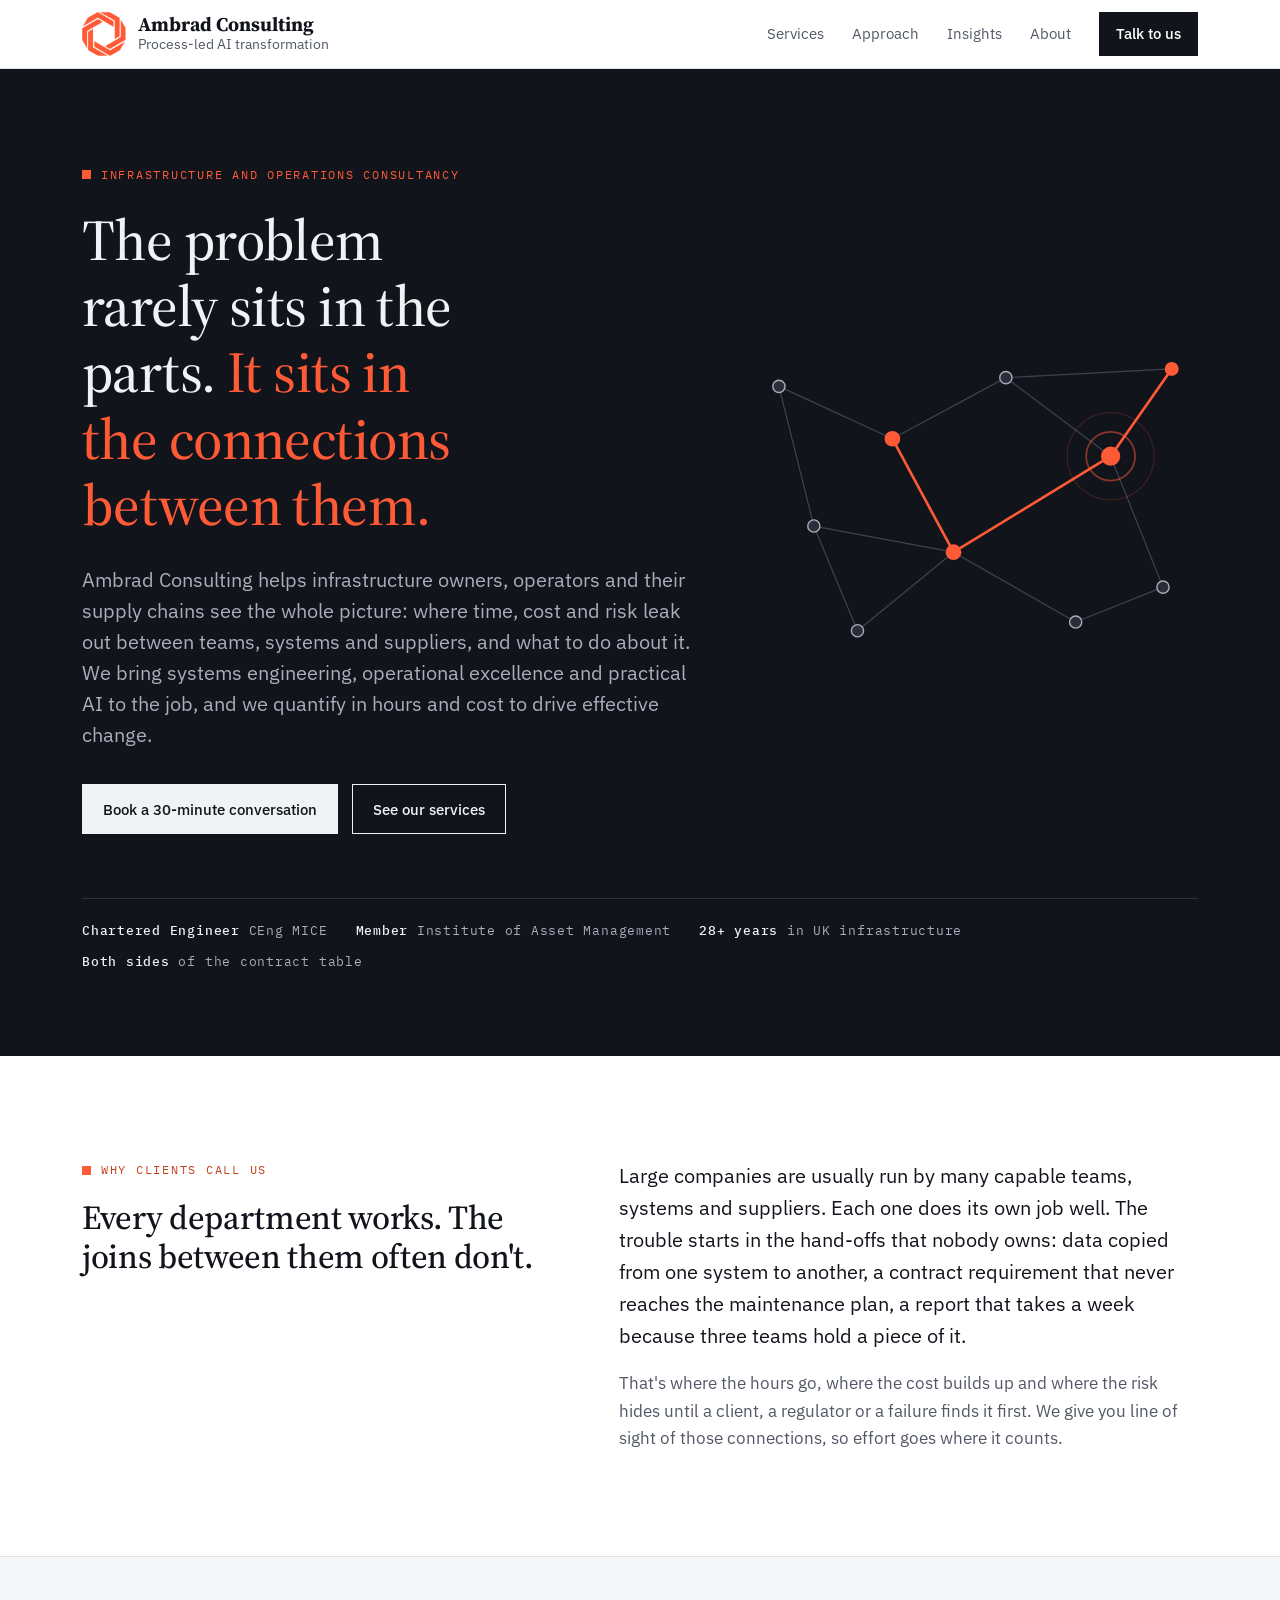
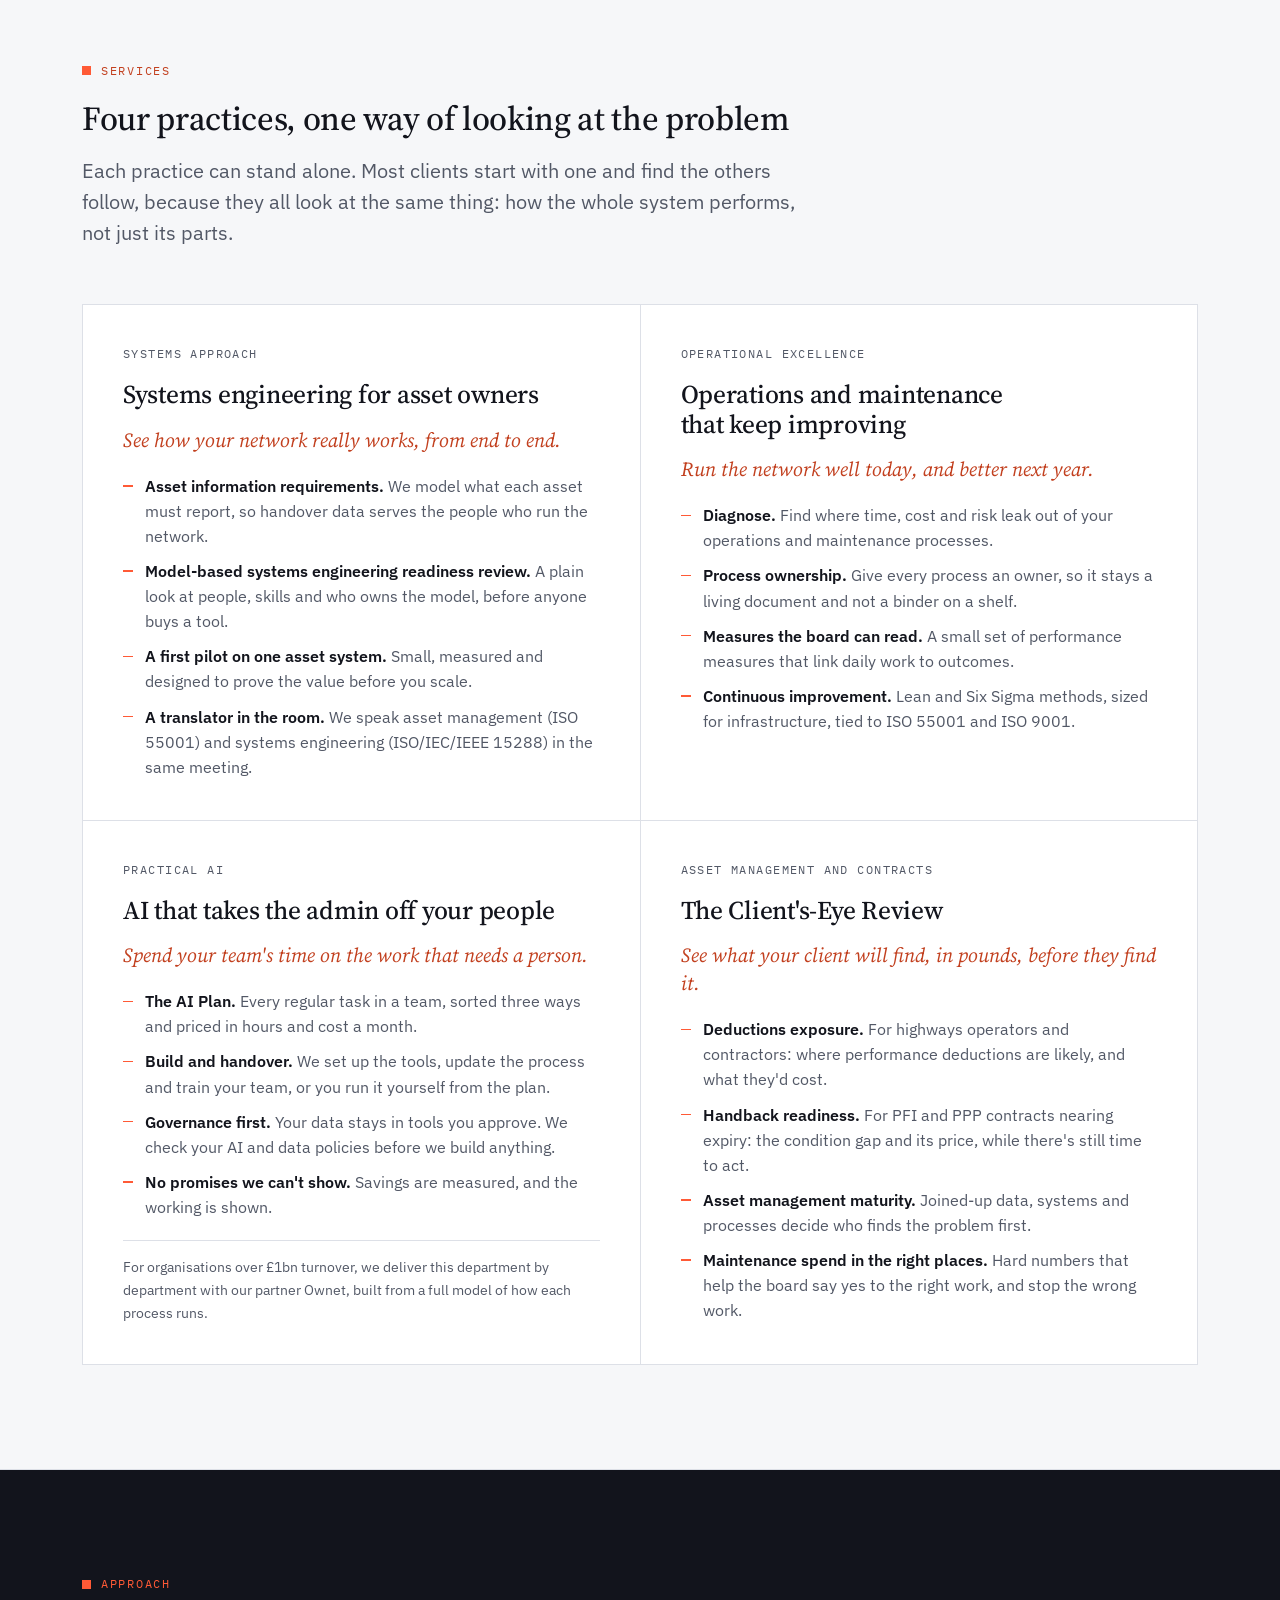
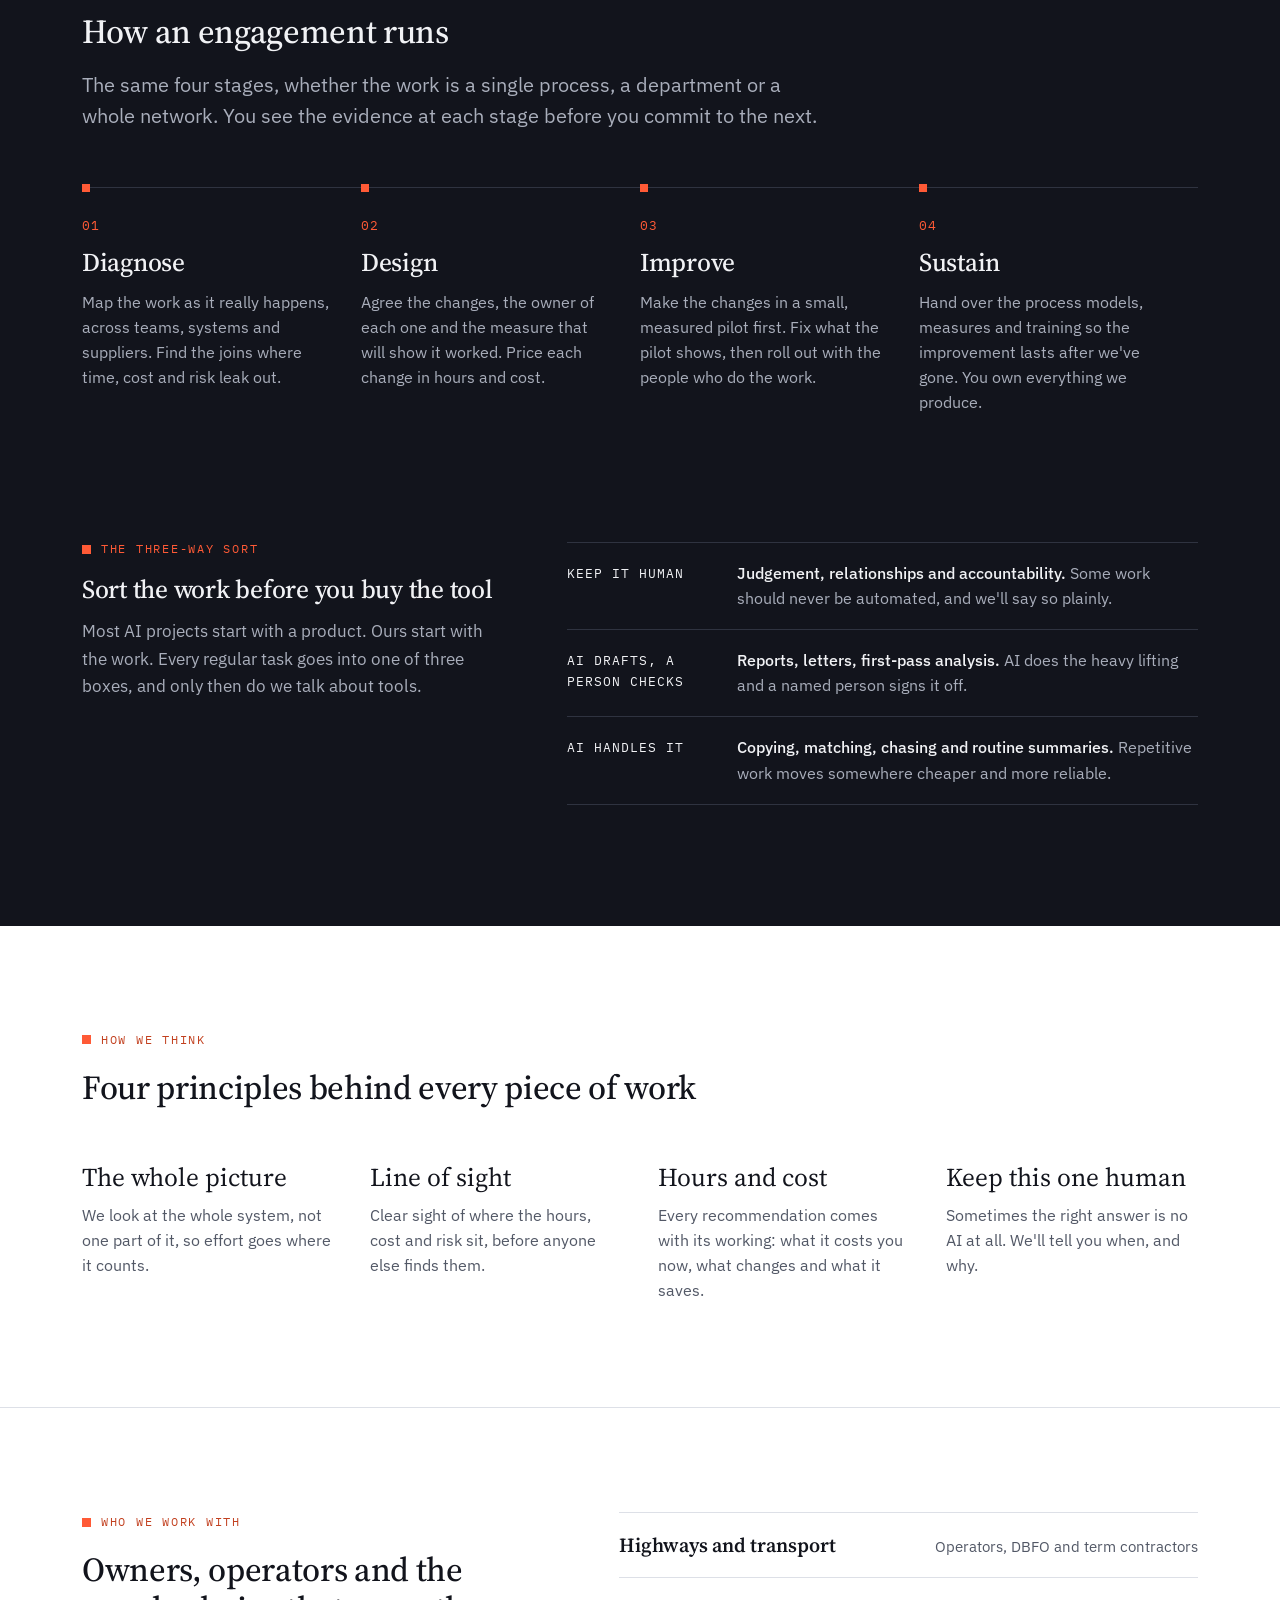
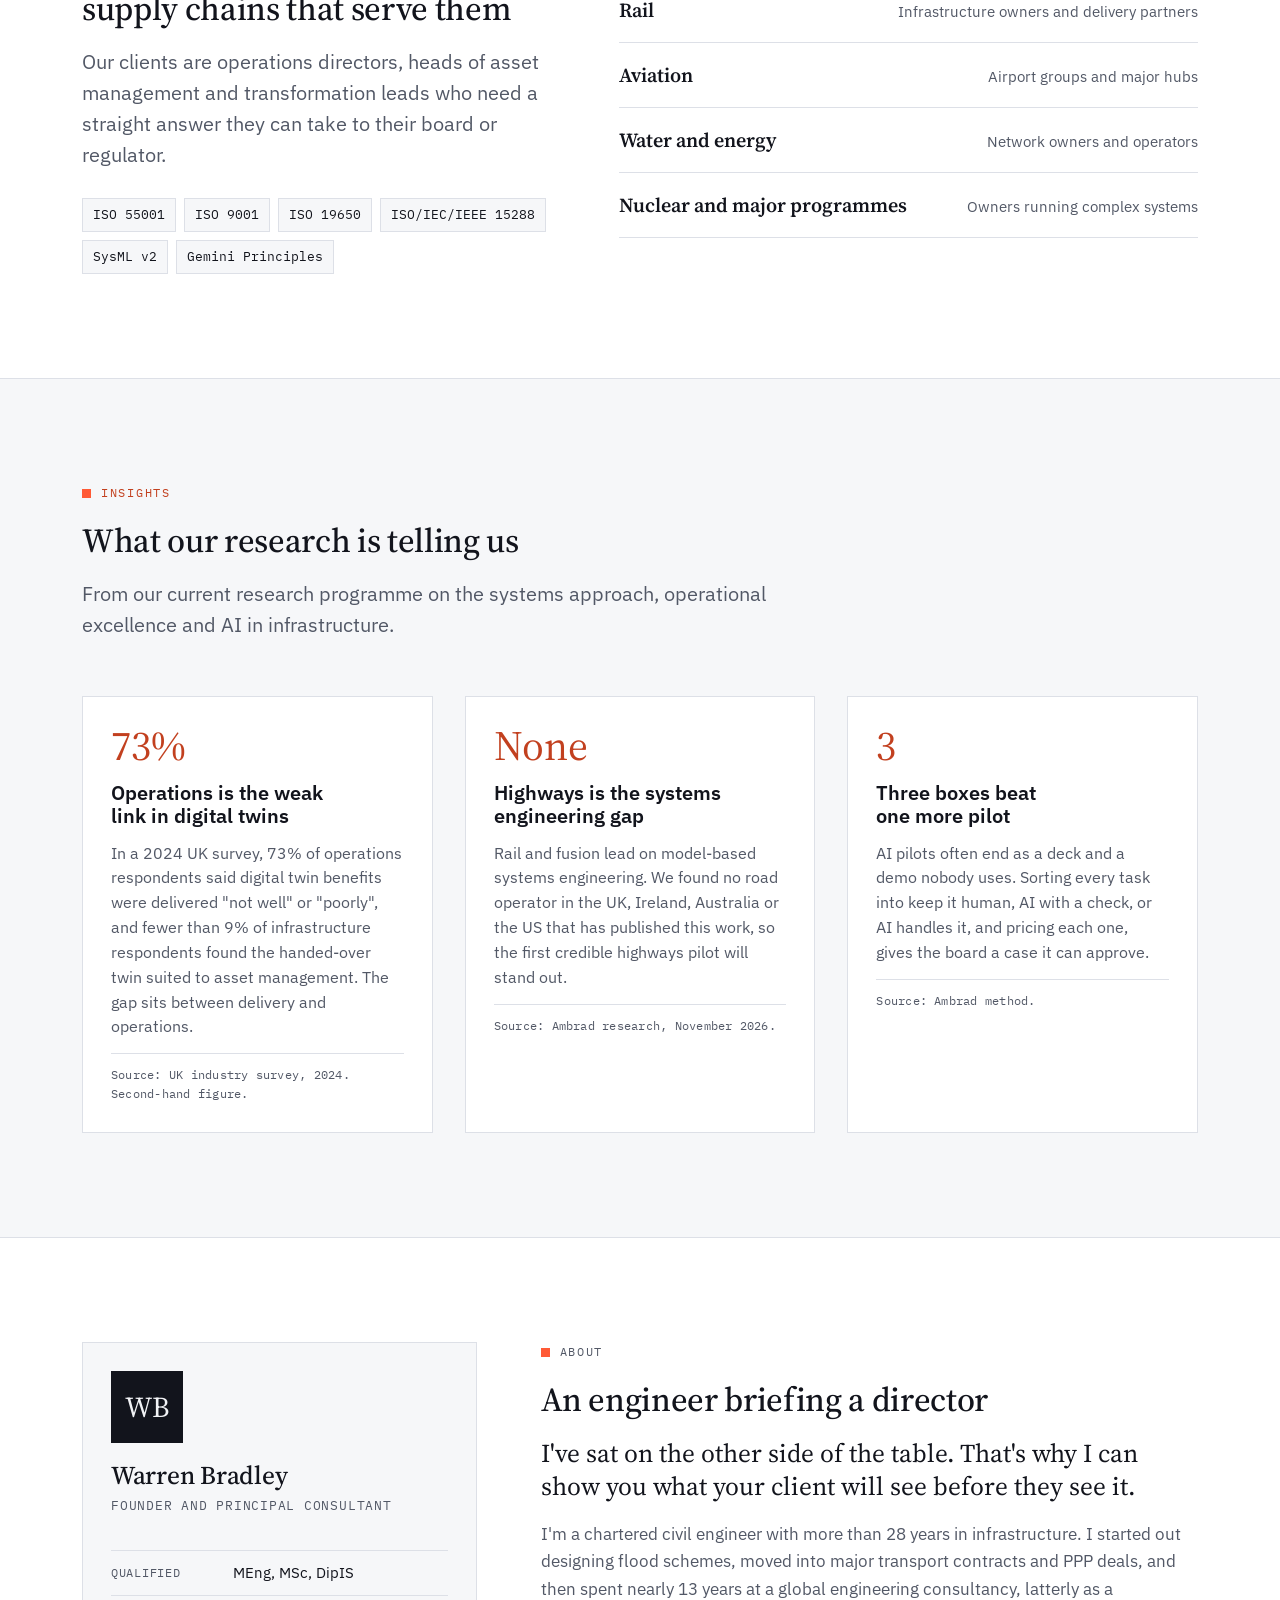
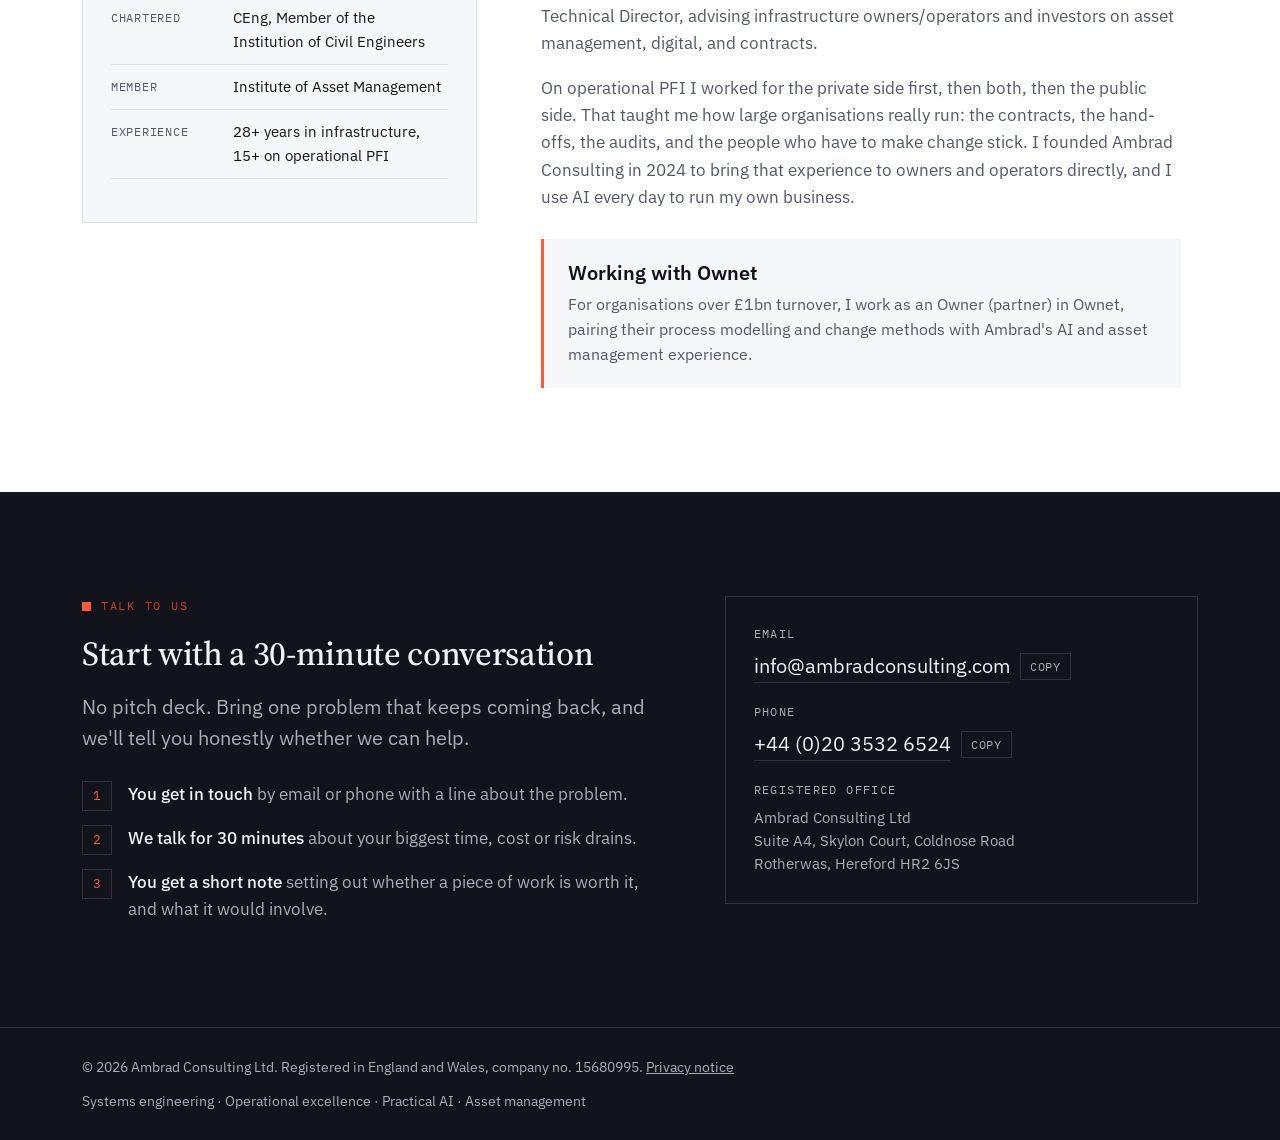
<file: index.html>
<!doctype html>
<html lang="en-GB">
<head>
<meta charset="utf-8">
<meta name="viewport" content="width=device-width, initial-scale=1, viewport-fit=cover">
<link rel="canonical" href="https://www.ambradconsulting.com/">
<meta property="og:type" content="website">
<meta property="og:title" content="Ambrad Consulting">
<meta property="og:description" content="The problem rarely sits in the parts. It sits in the connections between them. Systems engineering, operational excellence, practical AI and asset management for infrastructure owners and operators.">
<meta property="og:url" content="https://www.ambradconsulting.com/">
<meta name="theme-color" content="#12141C">
<link rel="apple-touch-icon" href="[data-uri]">
<link rel="icon" type="image/png" href="[data-uri]">
<script type="application/ld+json">{"@context":"https://schema.org","@type":"ProfessionalService","name":"Ambrad Consulting","legalName":"Ambrad Consulting Ltd","url":"https://www.ambradconsulting.com/","email":"info@ambradconsulting.com","telephone":"+44 20 3532 6524","address":{"@type":"PostalAddress","streetAddress":"Suite A4, Skylon Court, Coldnose Road, Rotherwas","addressLocality":"Hereford","postalCode":"HR2 6JS","addressCountry":"GB"},"founder":{"@type":"Person","name":"Warren Bradley","jobTitle":"Founder and Principal Consultant"},"areaServed":"GB","description":"Infrastructure and operations consultancy: systems engineering, operational excellence, practical AI and asset management."}</script>
<style>:root{padding-top:env(safe-area-inset-top,0px);padding-bottom:env(safe-area-inset-bottom,0px)}body{margin:0}img{max-width:100%}[hidden]{display:none!important}</style>
<title>Ambrad Consulting</title>
<meta name="claude:viewport-fit-sides" content="cover">
<meta name="description" content="Ambrad Consulting helps infrastructure owners, operators and their supply chains see the whole picture: systems engineering, operational excellence, practical AI and asset management, led by a Chartered Engineer.">
<link rel="preconnect" href="https://fonts.googleapis.com">
<link rel="preconnect" href="https://fonts.gstatic.com" crossorigin>
<link rel="stylesheet" href="https://fonts.googleapis.com/css2?family=IBM+Plex+Mono:wght@400;500&family=IBM+Plex+Sans:ital,wght@0,400;0,500;0,600;1,400&family=Source+Serif+4:opsz,wght@8..60,400;8..60,500;8..60,600;8..60,700&display=swap">
<style>
/* Layout: left-aligned consultancy grid. Light reading surfaces, ink bands for the thesis and the method, coral only on the connections. */
:root{
  --ink:#12141C;        /* brand ink, from the Ambrad graphic design work */
  --graphite:#2A2E3A;
  --steel:#5C6272;
  --mist:#F1F2F5;
  --line:#DDE0E7;
  --coral:#FF5A36;      /* brand accent: used for connections only */
  --coral-text:#C2401F; /* coral dark enough for small text on light */
  --bg:#FFFFFF;
  --surface:#F6F7F9;
  --fg:#12141C;
  --muted:#525866;
  --band:#12141C;       /* dark bands stay dark in both themes */
  --band-fg:#F1F2F5;
  --band-muted:#A9AEBB;
  --band-line:#2F3340;
  --font-display:"Source Serif 4", "Iowan Old Style", Georgia, "Times New Roman", serif;
  --font-body:"IBM Plex Sans", "Segoe UI", Roboto, Helvetica, Arial, sans-serif;
  --font-mono:"IBM Plex Mono", ui-monospace, "SFMono-Regular", Menlo, Consolas, monospace;
  --step--1:0.875rem; --step-0:1.0625rem; --step-1:1.25rem; --step-2:1.6rem; --step-3:2.1rem; --step-4:clamp(2.3rem, 5vw, 3.6rem);
  --wrap:1180px;
}
@media (prefers-color-scheme: dark){
  :root:not([data-theme="light"]){
    --bg:#15171E; --surface:#1C1F28; --fg:#EEF0F4; --muted:#A9AEBB; --line:#2F3340;
    --coral-text:#FF7A5C; --mist:#1C1F28;
    --band:#0D0F14; --band-fg:#EEF0F4; --band-muted:#A9AEBB; --band-line:#2A2E3A;
    color-scheme:dark;
  }
}
:root[data-theme="dark"]{
  --bg:#15171E; --surface:#1C1F28; --fg:#EEF0F4; --muted:#A9AEBB; --line:#2F3340;
  --coral-text:#FF7A5C; --mist:#1C1F28;
  --band:#0D0F14; --band-fg:#EEF0F4; --band-muted:#A9AEBB; --band-line:#2A2E3A;
  color-scheme:dark;
}
*{box-sizing:border-box}
html{scroll-behavior:smooth;scroll-padding-top:84px}
@media (prefers-reduced-motion: reduce){html{scroll-behavior:auto}}
body{background:var(--bg);color:var(--fg);font-family:var(--font-body);font-size:var(--step-0);line-height:1.6;-webkit-font-smoothing:antialiased}
body::before{content:"";position:fixed;inset:0 0 auto;height:env(safe-area-inset-top,0px);z-index:30;background:var(--bg)}
a{color:inherit}
a:focus-visible,button:focus-visible,summary:focus-visible{outline:2px solid var(--coral);outline-offset:3px;border-radius:2px}
h1,h2,h3{font-family:var(--font-display);font-weight:500;line-height:1.15;text-wrap:balance;margin:0;letter-spacing:-0.01em}
p{margin:0}
.wrap{max-width:var(--wrap);margin:0 auto;padding-left:max(16px, env(safe-area-inset-left,0px));padding-right:max(16px, env(safe-area-inset-right,0px))}
@media (min-width:720px){.wrap{padding-left:max(32px, env(safe-area-inset-left,0px));padding-right:max(32px, env(safe-area-inset-right,0px))}}
.eyebrow{font-family:var(--font-mono);font-size:0.78rem;letter-spacing:0.14em;text-transform:uppercase;color:var(--coral-text);display:flex;align-items:center;gap:10px}
.eyebrow::before{content:"";width:9px;height:9px;background:var(--coral);flex:none}
.band .eyebrow{color:var(--coral)}
.lede{font-size:var(--step-1);color:var(--muted);max-width:62ch;line-height:1.55}
section{padding-block:clamp(56px, 9vw, 104px)}
.section-head{display:grid;gap:18px;max-width:780px;margin-bottom:clamp(32px,5vw,56px)}
.section-head h2{font-size:var(--step-3)}

/* Header */
.site-header{position:sticky;top:env(safe-area-inset-top,0px);z-index:20;background:var(--bg);border-bottom:1px solid var(--line)}
.site-header .wrap{display:flex;align-items:center;justify-content:space-between;gap:20px;min-height:68px}
.brand{display:flex;align-items:center;gap:12px;text-decoration:none}
.brand svg,.brand-mark{flex:none}
.brand-mark{width:40px;height:40px;display:block}
.brand-name{display:block;font-family:var(--font-display);font-weight:700;letter-spacing:0;font-size:1.22rem;line-height:1.15;color:var(--fg)}
.brand-sub{display:block;font-family:var(--font-body);font-size:0.86rem;letter-spacing:0;color:var(--muted);font-weight:400;line-height:1.3}
.brand-mark{width:44px;height:44px}
@media (max-width:380px){.brand-name{font-size:1.05rem}.brand-sub{font-size:0.78rem}.brand-mark{width:38px;height:38px}}
.nav{display:flex;align-items:center;gap:28px}
.nav a{text-decoration:none;font-size:0.94rem;color:var(--muted)}
.nav a:hover{color:var(--fg)}
.btn{display:inline-flex;align-items:center;gap:10px;padding:12px 20px;font-family:var(--font-body);font-weight:500;font-size:0.95rem;text-decoration:none;border:1px solid var(--fg);background:var(--fg);color:var(--bg);cursor:pointer;transition:background .2s,color .2s}
.btn:hover{background:transparent;color:var(--fg)}
.btn.ghost{background:transparent;color:var(--fg)}
.btn.ghost:hover{background:var(--fg);color:var(--bg)}
.band .btn{border-color:var(--band-fg);background:var(--band-fg);color:var(--band)}
.band .btn:hover{background:transparent;color:var(--band-fg)}
.band .btn.ghost{background:transparent;color:var(--band-fg)}
.band .btn.ghost:hover{background:var(--band-fg);color:var(--band)}
.nav .btn{color:var(--bg);padding:9px 16px}
.nav .btn:hover{color:var(--fg)}
.menu{display:none;position:relative}
.menu summary{list-style:none;cursor:pointer;font-size:0.94rem;padding:8px 12px;border:1px solid var(--line)}
.menu summary::-webkit-details-marker{display:none}
.menu-panel{position:absolute;right:0;top:calc(100% + 8px);background:var(--bg);border:1px solid var(--line);display:grid;min-width:200px;padding:8px}
.menu-panel a{padding:10px 12px;text-decoration:none}
@media (max-width:900px){.nav{display:none}.menu{display:block}}

/* Hero */
.hero{background:var(--band);color:var(--band-fg);padding-block:clamp(56px,8vw,96px) clamp(48px,7vw,84px);overflow:hidden}
.hero-grid{display:grid;grid-template-columns:minmax(0,1.15fr) minmax(0,0.85fr);gap:48px;align-items:center}
.hero h1{font-size:var(--step-4);margin-top:22px;max-width:17ch}
.hero h1 span{color:var(--coral)}
.hero .lede{color:var(--band-muted);margin-top:26px}
.hero-actions{display:flex;flex-wrap:wrap;gap:14px;margin-top:34px}
.hero-net{width:100%;max-width:520px;justify-self:end}
.hero-net svg{width:100%;height:auto;display:block}
.hero-meta{display:flex;flex-wrap:wrap;gap:10px 28px;margin-top:clamp(40px,6vw,64px);padding-top:22px;border-top:1px solid var(--band-line);font-family:var(--font-mono);font-size:0.8rem;letter-spacing:0.06em;color:var(--band-muted)}
.hero-meta b{color:var(--band-fg);font-weight:500}
@media (max-width:860px){.hero-grid{grid-template-columns:1fr}.hero-net{justify-self:start;max-width:420px}}
.net-line{stroke:#5C6272;stroke-width:1.4;opacity:.6}
.net-hot{stroke:#FF5A36;stroke-width:3;stroke-dasharray:240;stroke-dashoffset:0}
@media (prefers-reduced-motion: no-preference){
  .net-hot{animation:trace 2.6s ease-out both}
  .net-ring{animation:pulse 3.2s ease-in-out 1.2s infinite}
}
@keyframes trace{from{stroke-dashoffset:240}to{stroke-dashoffset:0}}
@keyframes pulse{0%,100%{opacity:.18}50%{opacity:.5}}

/* Intro statement */
.intro{display:grid;grid-template-columns:minmax(0,0.9fr) minmax(0,1.1fr);gap:clamp(28px,5vw,72px);align-items:start}
.intro h2{font-size:var(--step-3)}
.intro-body{display:grid;gap:18px;color:var(--muted);max-width:62ch}
.intro-body p:first-child{color:var(--fg);font-size:var(--step-1)}
@media (max-width:820px){.intro{grid-template-columns:1fr}}

/* Services */
.services{background:var(--surface);border-block:1px solid var(--line)}
.svc-grid{display:grid;grid-template-columns:repeat(2,minmax(0,1fr));gap:0;border-top:1px solid var(--line);border-left:1px solid var(--line)}
.svc{padding:clamp(26px,3.5vw,40px);border-right:1px solid var(--line);border-bottom:1px solid var(--line);background:var(--bg);display:grid;gap:16px;align-content:start;min-width:0}
.svc-tag{font-family:var(--font-mono);font-size:0.74rem;letter-spacing:0.12em;text-transform:uppercase;color:var(--muted)}
.svc h3{font-size:var(--step-2)}
.svc .promise{font-family:var(--font-display);font-style:italic;font-size:var(--step-1);color:var(--coral-text);line-height:1.4}
.svc ul{margin:4px 0 0;padding:0;list-style:none;display:grid;gap:10px}
.svc li{position:relative;padding-left:22px;color:var(--muted);font-size:0.98rem}
.svc li::before{content:"";position:absolute;left:0;top:0.72em;width:10px;height:1.5px;background:var(--coral)}
.svc li b{color:var(--fg);font-weight:600}
.svc .note{font-size:0.9rem;color:var(--muted);border-top:1px solid var(--line);padding-top:14px;margin-top:4px}
@media (max-width:820px){.svc-grid{grid-template-columns:1fr}}

/* Method */
.method{background:var(--band);color:var(--band-fg)}
.method .section-head h2{color:var(--band-fg)}
.method .lede{color:var(--band-muted)}
.stages{display:grid;grid-template-columns:repeat(4,minmax(0,1fr));gap:0;counter-reset:stage}
.stage{padding:28px 26px 30px 0;border-top:1px solid var(--band-line);position:relative;display:grid;gap:12px;align-content:start;min-width:0}
.stage::before{counter-increment:stage;content:"0" counter(stage);font-family:var(--font-mono);font-size:0.8rem;color:var(--coral);letter-spacing:0.1em}
.stage::after{content:"";position:absolute;top:-4px;left:0;width:8px;height:8px;background:var(--coral)}
.stage h3{font-size:var(--step-2);color:var(--band-fg)}
.stage p{color:var(--band-muted);font-size:0.98rem}
@media (max-width:900px){.stages{grid-template-columns:repeat(2,minmax(0,1fr))}}
@media (max-width:520px){.stages{grid-template-columns:1fr}}
.sort{margin-top:clamp(48px,7vw,80px);display:grid;grid-template-columns:minmax(0,0.8fr) minmax(0,1.2fr);gap:clamp(28px,5vw,64px);align-items:start}
.sort h3{font-size:var(--step-2);color:var(--band-fg)}
.sort > div > p{color:var(--band-muted);margin-top:14px;max-width:46ch}
.sort-table{display:grid;gap:0;border-top:1px solid var(--band-line)}
.sort-row{display:grid;grid-template-columns:150px minmax(0,1fr);gap:20px;padding:18px 0;border-bottom:1px solid var(--band-line)}
.sort-row dt{font-family:var(--font-mono);font-size:0.8rem;letter-spacing:0.08em;text-transform:uppercase;color:var(--band-fg);padding-top:3px}
.sort-row dd{margin:0;color:var(--band-muted);font-size:0.98rem}
.sort-row dd b{color:var(--band-fg);font-weight:500}
@media (max-width:820px){.sort{grid-template-columns:1fr}}
@media (max-width:480px){.sort-row{grid-template-columns:1fr;gap:6px}}

/* Principles */
.principles{display:grid;grid-template-columns:repeat(4,minmax(0,1fr));gap:clamp(20px,3vw,36px)}
.principle{display:grid;gap:10px;align-content:start;min-width:0}
.principle h3{font-size:var(--step-1);font-weight:600}
.principle p{color:var(--muted);font-size:0.98rem}
.principle .q{font-family:var(--font-display);font-size:var(--step-2);line-height:1.2;color:var(--fg)}
@media (max-width:900px){.principles{grid-template-columns:repeat(2,minmax(0,1fr))}}
@media (max-width:520px){.principles{grid-template-columns:1fr}}

/* Sectors and standards */
.sectors{border-top:1px solid var(--line)}
.sector-grid{display:grid;grid-template-columns:minmax(0,0.9fr) minmax(0,1.1fr);gap:clamp(28px,5vw,72px)}
.sector-list{list-style:none;margin:0;padding:0;border-top:1px solid var(--line)}
.sector-list li{display:grid;grid-template-columns:minmax(0,1fr) auto;gap:16px;padding:16px 0;border-bottom:1px solid var(--line);align-items:baseline}
.sector-list b{font-weight:600;font-size:var(--step-1);font-family:var(--font-display)}
.sector-list span{color:var(--muted);font-size:0.92rem;text-align:right}
.standards{margin-top:28px;display:flex;flex-wrap:wrap;gap:8px}
.standards span{font-family:var(--font-mono);font-size:0.8rem;padding:6px 10px;border:1px solid var(--line);color:var(--fg);background:var(--surface)}
@media (max-width:820px){.sector-grid{grid-template-columns:1fr}.sector-list li{grid-template-columns:1fr}.sector-list span{text-align:left}}

/* Insights */
.insights{background:var(--surface);border-block:1px solid var(--line)}
.ins-grid{display:grid;grid-template-columns:repeat(3,minmax(0,1fr));gap:clamp(20px,3vw,32px)}
.ins{background:var(--bg);border:1px solid var(--line);padding:28px;display:grid;gap:14px;align-content:start;min-width:0}
.ins .figure{font-family:var(--font-display);font-size:2.6rem;line-height:1;color:var(--coral-text);font-variant-numeric:tabular-nums}
.ins h3{font-size:var(--step-1);font-weight:600;font-family:var(--font-body);letter-spacing:0}
.ins p{color:var(--muted);font-size:0.97rem}
.ins .src{font-family:var(--font-mono);font-size:0.74rem;color:var(--muted);border-top:1px solid var(--line);padding-top:12px;letter-spacing:0.02em}
@media (max-width:900px){.ins-grid{grid-template-columns:1fr}}

/* About */
.about-grid{display:grid;grid-template-columns:minmax(0,0.75fr) minmax(0,1.25fr);gap:clamp(28px,5vw,72px);align-items:start}
.card-id{border:1px solid var(--line);padding:28px;display:grid;gap:18px;background:var(--surface)}
.monogram{width:72px;height:72px;background:var(--band);color:var(--band-fg);display:grid;place-items:center;font-family:var(--font-display);font-size:1.8rem}
.card-id h3{font-size:var(--step-2)}
.post{font-family:var(--font-mono);font-size:0.8rem;letter-spacing:0.06em;color:var(--muted)}
.creds{display:grid;gap:0;border-top:1px solid var(--line);font-size:0.94rem}
.creds div{display:grid;grid-template-columns:110px minmax(0,1fr);gap:12px;padding:10px 0;border-bottom:1px solid var(--line)}
.creds dt{color:var(--muted);font-family:var(--font-mono);font-size:0.76rem;letter-spacing:0.06em;text-transform:uppercase;padding-top:2px}
.creds dd{margin:0}
.about-body{display:grid;gap:18px;max-width:64ch}
.about-body p{color:var(--muted)}
.about-body p.big{font-family:var(--font-display);font-size:var(--step-2);line-height:1.3;color:var(--fg)}
.partner{margin-top:10px;padding:22px 24px;border-left:3px solid var(--coral);background:var(--surface)}
.partner h3{font-size:var(--step-1);font-family:var(--font-body);font-weight:600;letter-spacing:0}
.partner p{margin-top:8px;color:var(--muted);font-size:0.97rem}
@media (max-width:820px){.about-grid{grid-template-columns:1fr}}

/* Contact */
.contact{background:var(--band);color:var(--band-fg)}
.contact-grid{display:grid;grid-template-columns:minmax(0,1.1fr) minmax(0,0.9fr);gap:clamp(28px,5vw,72px);align-items:start}
.contact h2{font-size:var(--step-3);color:var(--band-fg)}
.contact .lede{color:var(--band-muted);margin-top:18px}
.steps{list-style:none;margin:28px 0 0;padding:0;display:grid;gap:14px;counter-reset:s}
.steps li{display:grid;grid-template-columns:34px minmax(0,1fr);gap:12px;color:var(--band-muted)}
.steps li::before{counter-increment:s;content:counter(s);font-family:var(--font-mono);font-size:0.8rem;color:var(--coral);border:1px solid var(--band-line);width:28px;height:28px;display:grid;place-items:center}
.steps b{color:var(--band-fg);font-weight:500}
.contact-card{border:1px solid var(--band-line);padding:28px;display:grid;gap:20px}
.c-row{display:grid;gap:6px}
.c-row .lbl{font-family:var(--font-mono);font-size:0.74rem;letter-spacing:0.12em;text-transform:uppercase;color:var(--band-muted)}
.c-val{display:flex;flex-wrap:wrap;align-items:center;gap:10px;font-size:var(--step-1);color:var(--band-fg)}
.c-val a{text-decoration:none;border-bottom:1px solid var(--band-line)}
.c-val a:hover{border-color:var(--coral)}
.copy{font-family:var(--font-mono);font-size:0.72rem;letter-spacing:0.08em;text-transform:uppercase;background:transparent;color:var(--band-muted);border:1px solid var(--band-line);padding:5px 9px;cursor:pointer}
.copy:hover{color:var(--band-fg);border-color:var(--band-fg)}
.addr{font-size:0.95rem;color:var(--band-muted);line-height:1.5}
@media (max-width:820px){.contact-grid{grid-template-columns:1fr}}

/* Footer */
.site-footer{background:var(--band);color:var(--band-muted);border-top:1px solid var(--band-line);padding-block:28px;font-size:0.86rem}
.site-footer .wrap{display:flex;flex-wrap:wrap;justify-content:space-between;gap:12px 28px}
.site-footer a{color:var(--band-muted)}
</style>

</head>
<body>
<header class="site-header">
  <div class="wrap">
    <a class="brand" href="#top" aria-label="Ambrad Consulting, back to top">
      <img class="brand-mark" src="[data-uri]" width="40" height="40" alt="">
      <span><span class="brand-name">Ambrad Consulting</span><span class="brand-sub">Process-led AI transformation</span></span>
    </a>
    <nav class="nav" aria-label="Main">
      <a href="#services">Services</a>
      <a href="#approach">Approach</a>
      <a href="#insights">Insights</a>
      <a href="#about">About</a>
      <a class="btn" href="#contact">Talk to us</a>
    </nav>
    <details class="menu">
      <summary>Menu</summary>
      <div class="menu-panel">
        <a href="#services">Services</a>
        <a href="#approach">Approach</a>
        <a href="#insights">Insights</a>
        <a href="#about">About</a>
        <a href="#contact">Talk to us</a>
      </div>
    </details>
  </div>
</header>

<main id="top">
  <section class="hero band" aria-labelledby="hero-title">
    <div class="wrap">
      <div class="hero-grid">
        <div>
          <p class="eyebrow">Infrastructure and operations consultancy</p>
          <h1 id="hero-title">The problem rarely sits in the parts. <span>It sits in the connections between them.</span></h1>
          <p class="lede">Ambrad Consulting helps infrastructure owners, operators and their supply chains see the whole picture: where time, cost and risk leak out between teams, systems and suppliers, and what to do about it. We bring systems engineering, operational excellence and practical AI to the job, and we quantify in hours and cost to drive effective change.</p>
          <div class="hero-actions">
            <a class="btn" href="#contact">Book a 30-minute conversation</a>
            <a class="btn ghost" href="#services">See our services</a>
          </div>
        </div>
        <div class="hero-net" aria-hidden="true">
          <svg viewBox="0 0 520 380" role="img">
            <g fill="none">
              <line class="net-line" x1="40" y1="60" x2="170" y2="120"/>
              <line class="net-line" x1="170" y1="120" x2="300" y2="50"/>
              <line class="net-line" x1="300" y1="50" x2="420" y2="140"/>
              <line class="net-line" x1="40" y1="60" x2="80" y2="220"/>
              <line class="net-line" x1="80" y1="220" x2="240" y2="250"/>
              <line class="net-line" x1="240" y1="250" x2="380" y2="330"/>
              <line class="net-line" x1="420" y1="140" x2="480" y2="290"/>
              <line class="net-line" x1="380" y1="330" x2="480" y2="290"/>
              <line class="net-line" x1="80" y1="220" x2="130" y2="340"/>
              <line class="net-line" x1="130" y1="340" x2="240" y2="250"/>
              <line class="net-line" x1="300" y1="50" x2="490" y2="40"/>
              <line class="net-hot" x1="170" y1="120" x2="240" y2="250"/>
              <line class="net-hot" x1="240" y1="250" x2="420" y2="140"/>
              <line class="net-hot" x1="420" y1="140" x2="490" y2="40"/>
            </g>
            <g fill="#2A2E3A" stroke="#A9AEBB" stroke-width="1.6">
              <circle cx="40" cy="60" r="7"/><circle cx="300" cy="50" r="7"/><circle cx="80" cy="220" r="7"/>
              <circle cx="130" cy="340" r="7"/><circle cx="380" cy="330" r="7"/><circle cx="480" cy="290" r="7"/>
            </g>
            <g fill="#FF5A36">
              <circle cx="170" cy="120" r="9"/><circle cx="240" cy="250" r="9"/><circle cx="420" cy="140" r="11"/><circle cx="490" cy="40" r="8"/>
            </g>
            <g fill="none" stroke="#FF5A36">
              <circle class="net-ring" cx="420" cy="140" r="28" stroke-width="2" opacity=".5"/>
              <circle cx="420" cy="140" r="50" stroke-width="1.2" opacity=".2"/>
            </g>
          </svg>
        </div>
      </div>
      <div class="hero-meta">
        <span><b>Chartered Engineer</b> CEng MICE</span>
        <span><b>Member</b> Institute of Asset Management</span>
        <span><b>28+ years</b> in UK infrastructure</span>
        <span><b>Both sides</b> of the contract table</span>
      </div>
    </div>
  </section>

  <section aria-labelledby="intro-title">
    <div class="wrap intro">
      <div>
        <p class="eyebrow">Why clients call us</p>
        <h2 id="intro-title" style="margin-top:18px">Every department works. The joins between them often don't.</h2>
      </div>
      <div class="intro-body">
        <p>Large companies are usually run by many capable teams, systems and suppliers. Each one does its own job well. The trouble starts in the hand-offs that nobody owns: data copied from one system to another, a contract requirement that never reaches the maintenance plan, a report that takes a week because three teams hold a piece of it.</p>
        <p>That's where the hours go, where the cost builds up and where the risk hides until a client, a regulator or a failure finds it first. We give you line of sight of those connections, so effort goes where it counts.</p>
      </div>
    </div>
  </section>

  <section class="services" id="services" aria-labelledby="services-title">
    <div class="wrap">
      <div class="section-head">
        <p class="eyebrow">Services</p>
        <h2 id="services-title">Four practices, one way of looking at the problem</h2>
        <p class="lede">Each practice can stand alone. Most clients start with one and find the others follow, because they all look at the same thing: how the whole system performs, not just its parts.</p>
      </div>
      <div class="svc-grid">
        <article class="svc">
          <p class="svc-tag">Systems approach</p>
          <h3>Systems engineering for asset owners</h3>
          <p class="promise">See how your network really works, from end to end.</p>
          <ul>
            <li><b>Asset information requirements.</b> We model what each asset must report, so handover data serves the people who run the network.</li>
            <li><b>Model-based systems engineering readiness review.</b> A plain look at people, skills and who owns the model, before anyone buys a tool.</li>
            <li><b>A first pilot on one asset system.</b> Small, measured and designed to prove the value before you scale.</li>
            <li><b>A translator in the room.</b> We speak asset management (ISO 55001) and systems engineering (ISO/IEC/IEEE 15288) in the same meeting.</li>
          </ul>
        </article>
        <article class="svc">
          <p class="svc-tag">Operational excellence</p>
          <h3>Operations and maintenance that keep improving</h3>
          <p class="promise">Run the network well today, and better next year.</p>
          <ul>
            <li><b>Diagnose.</b> Find where time, cost and risk leak out of your operations and maintenance processes.</li>
            <li><b>Process ownership.</b> Give every process an owner, so it stays a living document and not a binder on a shelf.</li>
            <li><b>Measures the board can read.</b> A small set of performance measures that link daily work to outcomes.</li>
            <li><b>Continuous improvement.</b> Lean and Six Sigma methods, sized for infrastructure, tied to ISO 55001 and ISO 9001.</li>
          </ul>
        </article>
        <article class="svc">
          <p class="svc-tag">Practical AI</p>
          <h3>AI that takes the admin off your people</h3>
          <p class="promise">Spend your team's time on the work that needs a person.</p>
          <ul>
            <li><b>The AI Plan.</b> Every regular task in a team, sorted three ways and priced in hours and cost a month.</li>
            <li><b>Build and handover.</b> We set up the tools, update the process and train your team, or you run it yourself from the plan.</li>
            <li><b>Governance first.</b> Your data stays in tools you approve. We check your AI and data policies before we build anything.</li>
            <li><b>No promises we can't show.</b> Savings are measured, and the working is shown.</li>
          </ul>
          <p class="note">For organisations over £1bn turnover, we deliver this department by department with our partner Ownet, built from a full model of how each process runs.</p>
        </article>
        <article class="svc">
          <p class="svc-tag">Asset management and contracts</p>
          <h3>The Client's-Eye Review</h3>
          <p class="promise">See what your client will find, in pounds, before they find it.</p>
          <ul>
            <li><b>Deductions exposure.</b> For highways operators and contractors: where performance deductions are likely, and what they'd cost.</li>
            <li><b>Handback readiness.</b> For PFI and PPP contracts nearing expiry: the condition gap and its price, while there's still time to act.</li>
            <li><b>Asset management maturity.</b> Joined-up data, systems and processes decide who finds the problem first.</li>
            <li><b>Maintenance spend in the right places.</b> Hard numbers that help the board say yes to the right work, and stop the wrong work.</li>
          </ul>
        </article>
      </div>
    </div>
  </section>

  <section class="method band" id="approach" aria-labelledby="approach-title">
    <div class="wrap">
      <div class="section-head">
        <p class="eyebrow">Approach</p>
        <h2 id="approach-title">How an engagement runs</h2>
        <p class="lede">The same four stages, whether the work is a single process, a department or a whole network. You see the evidence at each stage before you commit to the next.</p>
      </div>
      <div class="stages">
        <div class="stage"><h3>Diagnose</h3><p>Map the work as it really happens, across teams, systems and suppliers. Find the joins where time, cost and risk leak out.</p></div>
        <div class="stage"><h3>Design</h3><p>Agree the changes, the owner of each one and the measure that will show it worked. Price each change in hours and cost.</p></div>
        <div class="stage"><h3>Improve</h3><p>Make the changes in a small, measured pilot first. Fix what the pilot shows, then roll out with the people who do the work.</p></div>
        <div class="stage"><h3>Sustain</h3><p>Hand over the process models, measures and training so the improvement lasts after we've gone. You own everything we produce.</p></div>
      </div>
      <div class="sort">
        <div>
          <p class="eyebrow">The three-way sort</p>
          <h3 style="margin-top:16px">Sort the work before you buy the tool</h3>
          <p>Most AI projects start with a product. Ours start with the work. Every regular task goes into one of three boxes, and only then do we talk about tools.</p>
        </div>
        <dl class="sort-table">
          <div class="sort-row"><dt>Keep it human</dt><dd><b>Judgement, relationships and accountability.</b> Some work should never be automated, and we'll say so plainly.</dd></div>
          <div class="sort-row"><dt>AI drafts, a person checks</dt><dd><b>Reports, letters, first-pass analysis.</b> AI does the heavy lifting and a named person signs it off.</dd></div>
          <div class="sort-row"><dt>AI handles it</dt><dd><b>Copying, matching, chasing and routine summaries.</b> Repetitive work moves somewhere cheaper and more reliable.</dd></div>
        </dl>
      </div>
    </div>
  </section>

  <section aria-labelledby="principles-title">
    <div class="wrap">
      <div class="section-head">
        <p class="eyebrow">How we think</p>
        <h2 id="principles-title">Four principles behind every piece of work</h2>
      </div>
      <div class="principles">
        <div class="principle"><p class="q">The whole picture</p><p>We look at the whole system, not one part of it, so effort goes where it counts.</p></div>
        <div class="principle"><p class="q">Line of sight</p><p>Clear sight of where the hours, cost and risk sit, before anyone else finds them.</p></div>
        <div class="principle"><p class="q">Hours and cost</p><p>Every recommendation comes with its working: what it costs you now, what changes and what it saves.</p></div>
        <div class="principle"><p class="q">Keep this one human</p><p>Sometimes the right answer is no AI at all. We'll tell you when, and why.</p></div>
      </div>
    </div>
  </section>

  <section class="sectors" aria-labelledby="sectors-title">
    <div class="wrap sector-grid">
      <div>
        <p class="eyebrow">Who we work with</p>
        <h2 id="sectors-title" style="margin-top:18px;font-size:var(--step-3)">Owners, operators and the supply chains that serve them</h2>
        <p class="lede" style="margin-top:18px">Our clients are operations directors, heads of asset management and transformation leads who need a straight answer they can take to their board or regulator.</p>
        <div class="standards" aria-label="Standards we work with">
          <span>ISO 55001</span><span>ISO 9001</span><span>ISO 19650</span><span>ISO/IEC/IEEE 15288</span><span>SysML v2</span><span>Gemini Principles</span>
        </div>
      </div>
      <ul class="sector-list">
        <li><b>Highways and transport</b><span>Operators, DBFO and term contractors</span></li>
        <li><b>Rail</b><span>Infrastructure owners and delivery partners</span></li>
        <li><b>Aviation</b><span>Airport groups and major hubs</span></li>
        <li><b>Water and energy</b><span>Network owners and operators</span></li>
        <li><b>Nuclear and major programmes</b><span>Owners running complex systems</span></li>
      </ul>
    </div>
  </section>

  <section class="insights" id="insights" aria-labelledby="insights-title">
    <div class="wrap">
      <div class="section-head">
        <p class="eyebrow">Insights</p>
        <h2 id="insights-title">What our research is telling us</h2>
        <p class="lede">From our current research programme on the systems approach, operational excellence and AI in infrastructure.</p>
      </div>
      <div class="ins-grid">
        <article class="ins">
          <p class="figure">73%</p>
          <h3>Operations is the weak link in digital twins</h3>
          <p>In a 2024 UK survey, 73% of operations respondents said digital twin benefits were delivered "not well" or "poorly", and fewer than 9% of infrastructure respondents found the handed-over twin suited to asset management. The gap sits between delivery and operations.</p>
          <p class="src">Source: UK industry survey, 2024. Second-hand figure.</p>
        </article>
        <article class="ins">
          <p class="figure">None</p>
          <h3>Highways is the systems engineering gap</h3>
          <p>Rail and fusion lead on model-based systems engineering. We found no road operator in the UK, Ireland, Australia or the US that has published this work, so the first credible highways pilot will stand out.</p>
          <p class="src">Source: Ambrad research, November 2026.</p>
        </article>
        <article class="ins">
          <p class="figure">3</p>
          <h3>Three boxes beat one more pilot</h3>
          <p>AI pilots often end as a deck and a demo nobody uses. Sorting every task into keep it human, AI with a check, or AI handles it, and pricing each one, gives the board a case it can approve.</p>
          <p class="src">Source: Ambrad method.</p>
        </article>
      </div>
    </div>
  </section>

  <section id="about" aria-labelledby="about-title">
    <div class="wrap about-grid">
      <aside class="card-id" aria-label="Founder">
        <div class="monogram" aria-hidden="true">WB</div>
        <div>
          <h3>Warren Bradley</h3>
          <p class="post" style="margin-top:6px">FOUNDER AND PRINCIPAL CONSULTANT</p>
        </div>
        <dl class="creds">
          <div><dt>Qualified</dt><dd>MEng, MSc, DipIS</dd></div>
          <div><dt>Chartered</dt><dd>CEng, Member of the Institution of Civil Engineers</dd></div>
          <div><dt>Member</dt><dd>Institute of Asset Management</dd></div>
          <div><dt>Experience</dt><dd>28+ years in infrastructure, 15+ on operational PFI</dd></div>
        </dl>
      </aside>
      <div class="about-body">
        <p class="eyebrow">About</p>
        <h2 id="about-title" style="font-size:var(--step-3)">An engineer briefing a director</h2>
        <p class="big">I've sat on the other side of the table. That's why I can show you what your client will see before they see it.</p>
        <p>I'm a chartered civil engineer with more than 28 years in infrastructure. I started out designing flood schemes, moved into major transport contracts and PPP deals, and then spent nearly 13 years at a global engineering consultancy, latterly as a Technical Director, advising infrastructure owners/operators and investors on asset management, digital, and contracts.</p>
        <p>On operational PFI I worked for the private side first, then both, then the public side. That taught me how large organisations really run: the contracts, the hand-offs, the audits, and the people who have to make change stick. I founded Ambrad Consulting in 2024 to bring that experience to owners and operators directly, and I use AI every day to run my own business.</p>
        <div class="partner">
          <h3>Working with Ownet</h3>
          <p>For organisations over £1bn turnover, I work as an Owner (partner) in Ownet, pairing their process modelling and change methods with Ambrad's AI and asset management experience.</p>
        </div>
      </div>
    </div>
  </section>

  <section class="contact" id="contact" aria-labelledby="contact-title">
    <div class="wrap contact-grid">
      <div>
        <p class="eyebrow">Talk to us</p>
        <h2 id="contact-title" style="margin-top:18px">Start with a 30-minute conversation</h2>
        <p class="lede">No pitch deck. Bring one problem that keeps coming back, and we'll tell you honestly whether we can help.</p>
        <ol class="steps">
          <li><span><b>You get in touch</b> by email or phone with a line about the problem.</span></li>
          <li><span><b>We talk for 30 minutes</b> about your biggest time, cost or risk drains.</span></li>
          <li><span><b>You get a short note</b> setting out whether a piece of work is worth it, and what it would involve.</span></li>
        </ol>
      </div>
      <div class="contact-card">
        <div class="c-row">
          <span class="lbl">Email</span>
          <span class="c-val"><a href="mailto:info@ambradconsulting.com" id="c-email">info@ambradconsulting.com</a><button class="copy" type="button" data-copy="info@ambradconsulting.com">Copy</button></span>
        </div>
        <div class="c-row">
          <span class="lbl">Phone</span>
          <span class="c-val"><a href="tel:+442035326524" id="c-phone">+44 (0)20 3532 6524</a><button class="copy" type="button" data-copy="+44 20 3532 6524">Copy</button></span>
        </div>
        <div class="c-row">
          <span class="lbl">Registered office</span>
          <p class="addr">Ambrad Consulting Ltd<br>Suite A4, Skylon Court, Coldnose Road<br>Rotherwas, Hereford HR2 6JS</p>
        </div>
      </div>
    </div>
  </section>
</main>

<footer class="site-footer">
  <div class="wrap">
    <span>© <span id="yr">2026</span> Ambrad Consulting Ltd. Registered in England and Wales, company no. 15680995. <a href="privacy.html">Privacy notice</a></span>
    <span>Systems engineering · Operational excellence · Practical AI · Asset management</span>
  </div>
</footer>

<script>
(function(){
  var y=document.getElementById('yr'); if(y){y.textContent=new Date().getFullYear();}
  document.querySelectorAll('.copy').forEach(function(b){
    b.addEventListener('click',function(){
      var t=b.getAttribute('data-copy'), done=function(){b.textContent='Copied';setTimeout(function(){b.textContent='Copy';},1600);};
      try{ navigator.clipboard.writeText(t).then(done,function(){sel(b);}); }catch(e){ sel(b); }
    });
  });
  function sel(b){var a=b.previousElementSibling;if(!a)return;var r=document.createRange();r.selectNodeContents(a);var s=window.getSelection();s.removeAllRanges();s.addRange(r);b.textContent='Selected';}
  document.querySelectorAll('.menu-panel a').forEach(function(a){a.addEventListener('click',function(){var d=a.closest('details');if(d)d.open=false;});});
})();
</script>
</body>
</html>
</file>
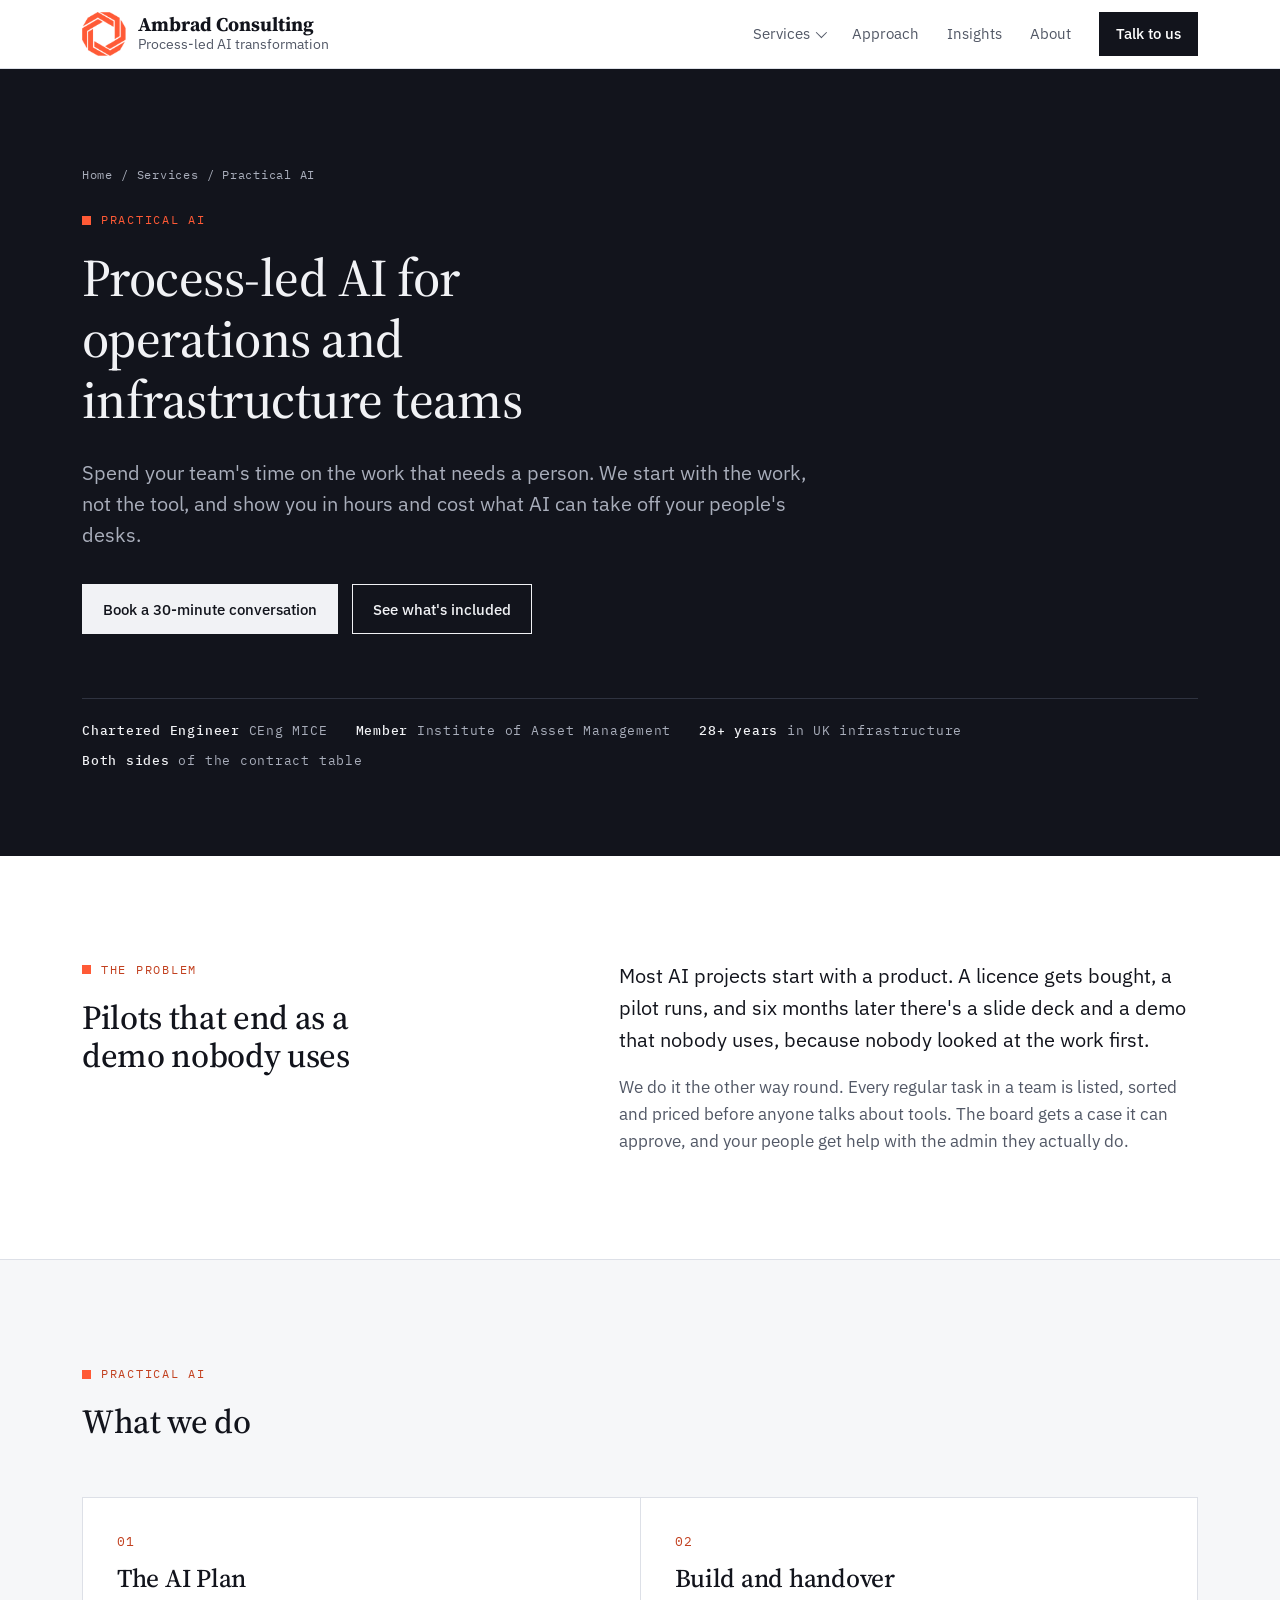
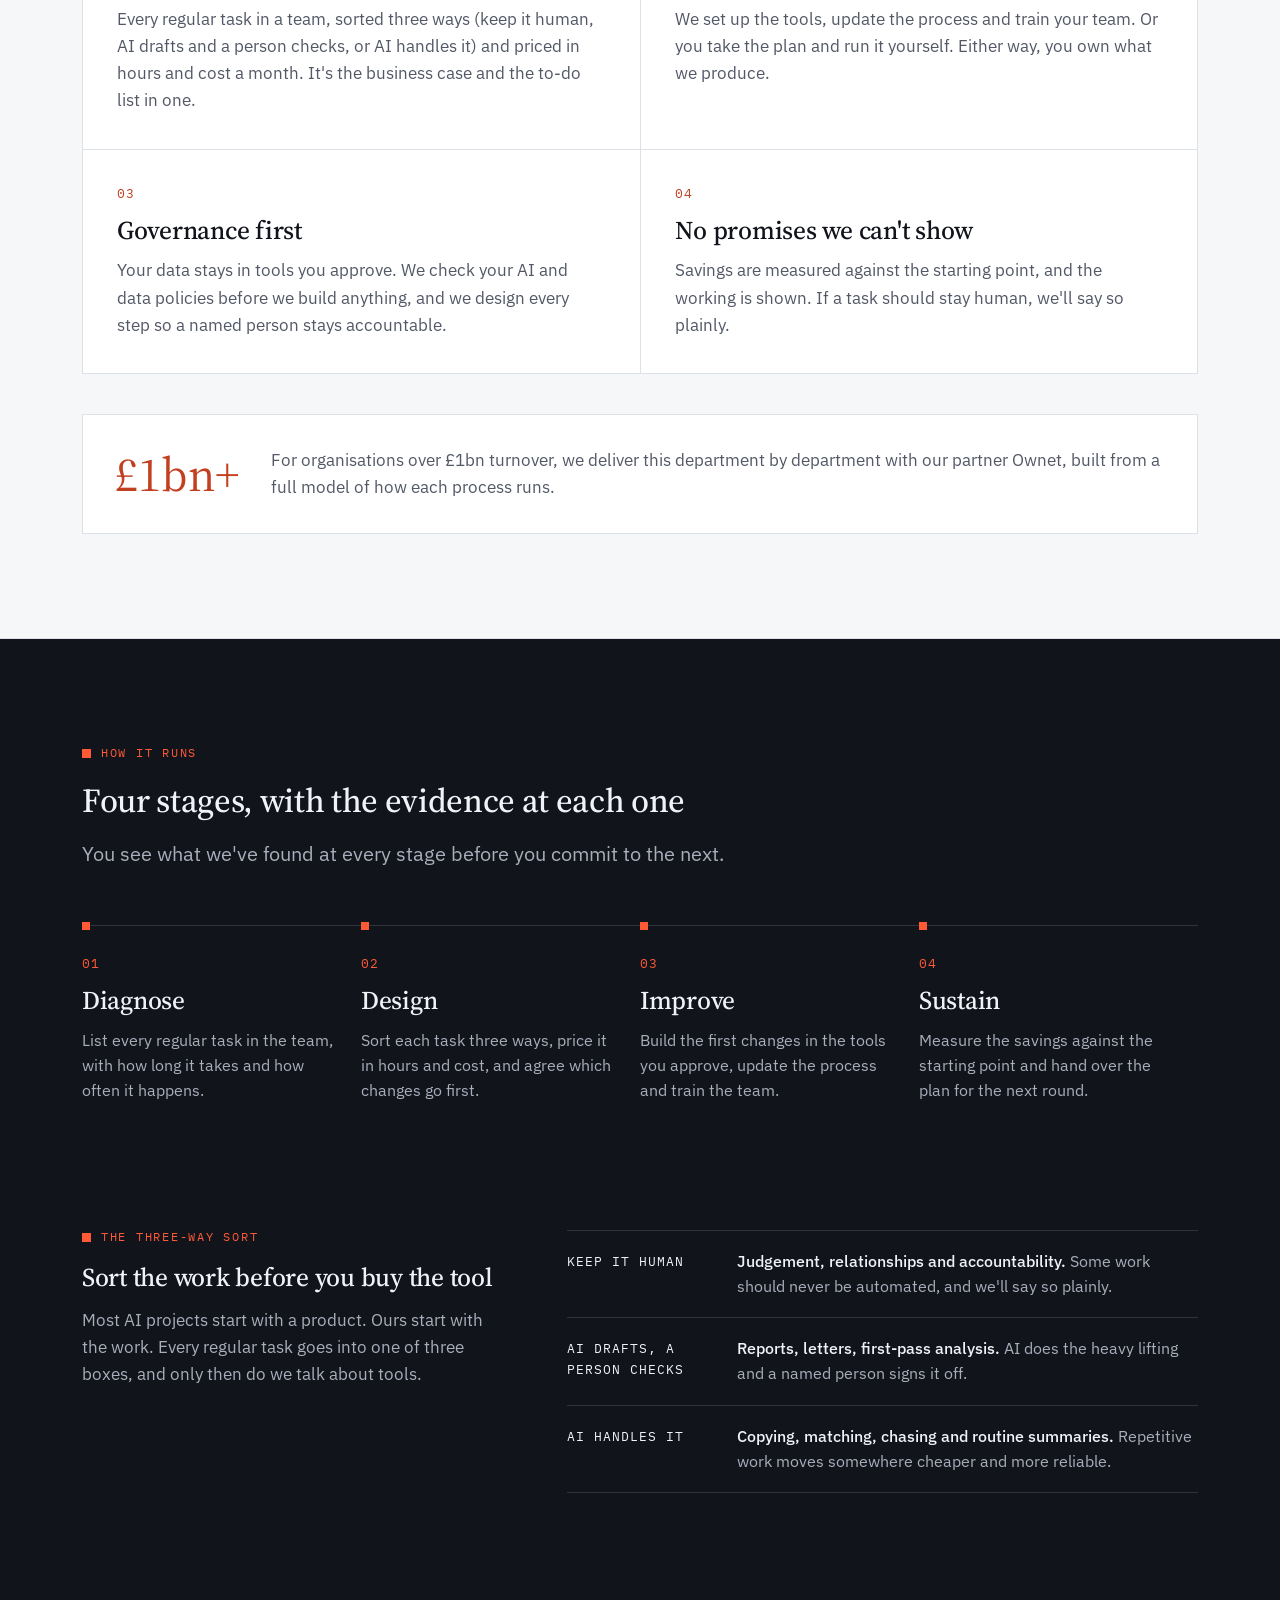
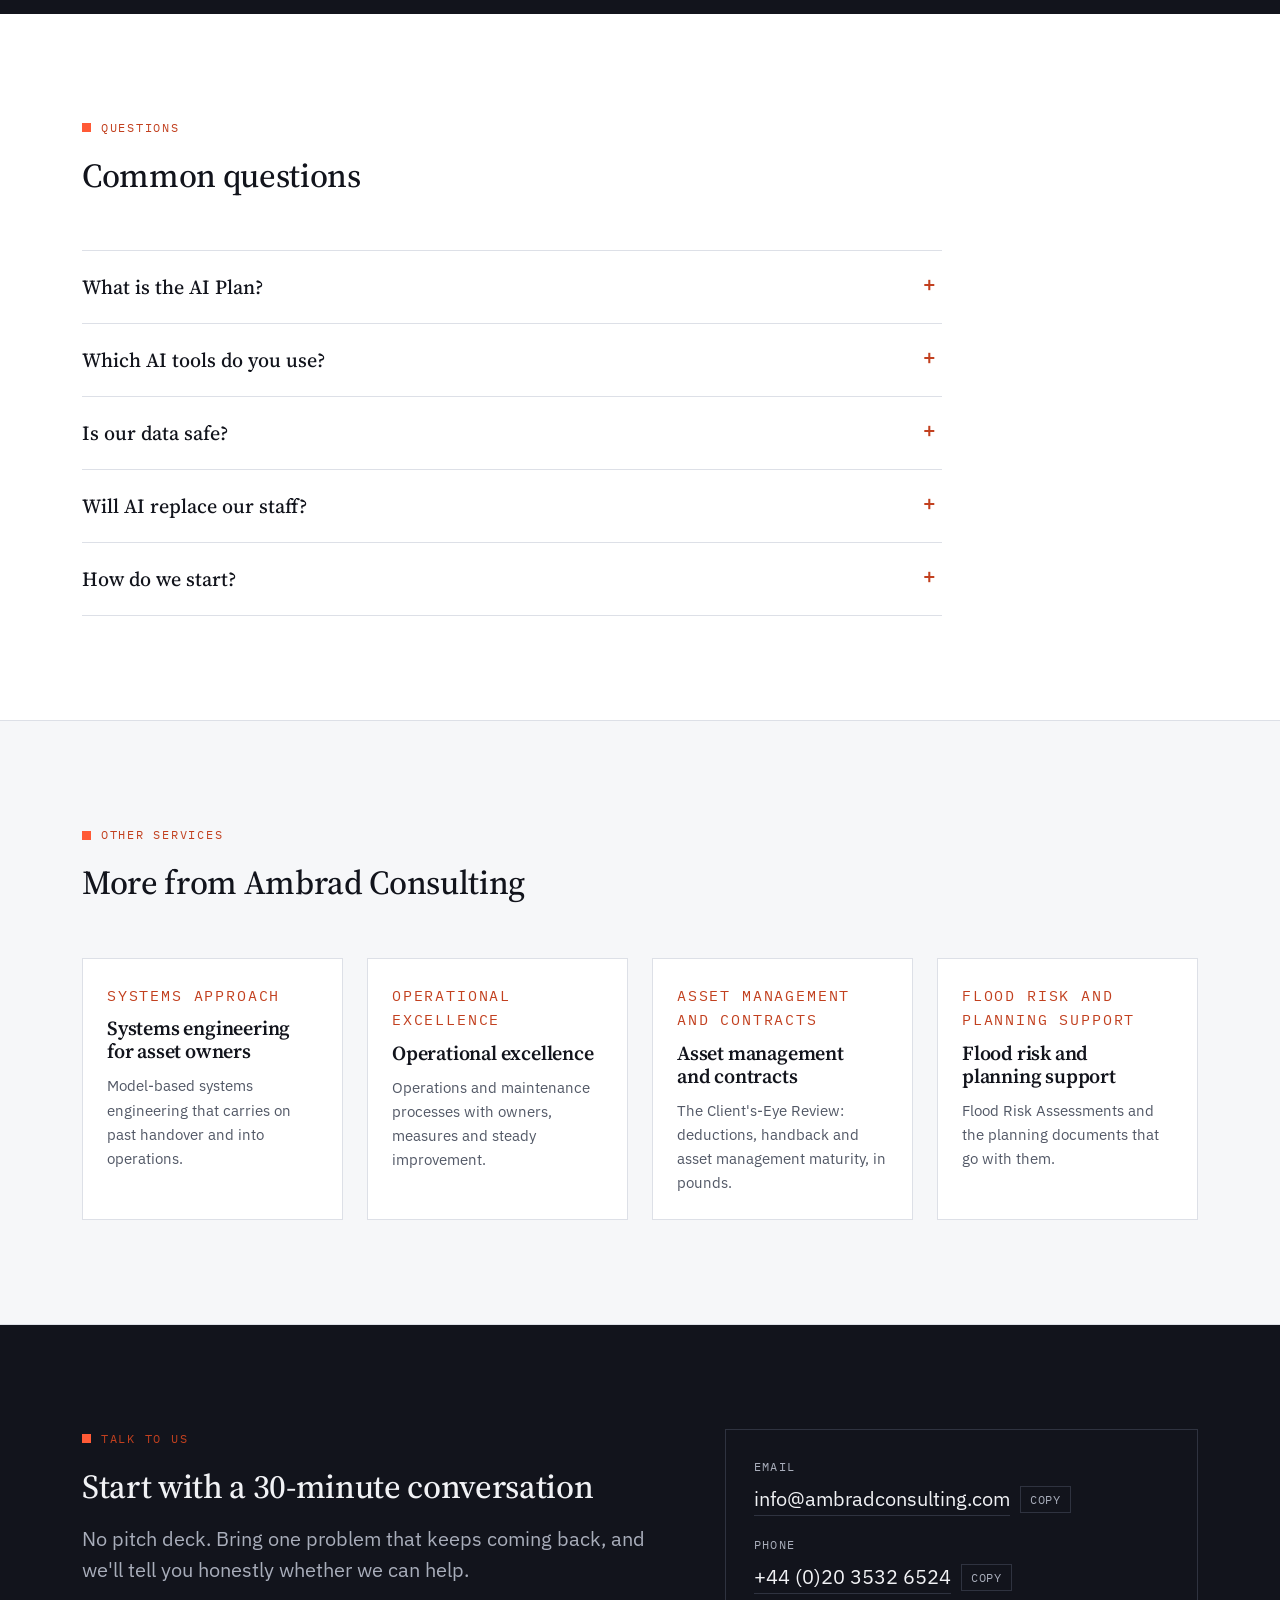
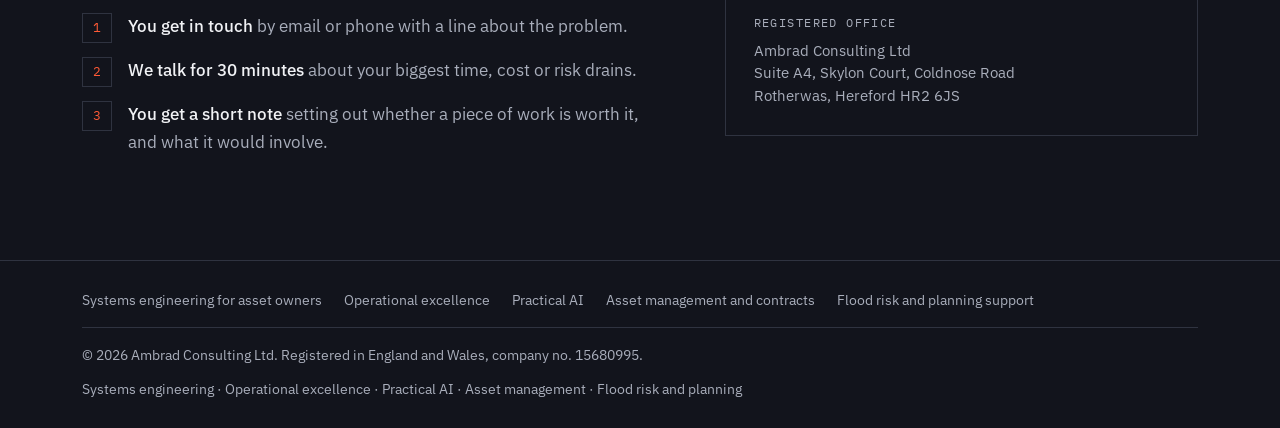
<file: ai-consultancy.html>
<!doctype html>
<html lang="en-GB">
<head>
<meta charset="utf-8">
<meta name="viewport" content="width=device-width, initial-scale=1, viewport-fit=cover">
<title>Process-Led AI Consultancy for Operations Teams | Ambrad Consulting</title>
<meta name="description" content="Practical, process-led AI consultancy for infrastructure and operations teams. The AI Plan sorts every regular task three ways and prices it in hours and cost before you buy a tool.">
<link rel="canonical" href="https://www.ambradconsulting.com/ai-consultancy.html">
<meta property="og:type" content="website">
<meta property="og:site_name" content="Ambrad Consulting">
<meta property="og:title" content="Process-Led AI Consultancy for Operations Teams | Ambrad Consulting">
<meta property="og:description" content="Practical, process-led AI consultancy for infrastructure and operations teams. The AI Plan sorts every regular task three ways and prices it in hours and cost before you buy a tool.">
<meta property="og:url" content="https://www.ambradconsulting.com/ai-consultancy.html">
<meta property="og:locale" content="en_GB">
<meta name="theme-color" content="#12141C">
<link rel="icon" type="image/png" href="assets/favicon.png">
<link rel="apple-touch-icon" href="assets/ambrad-mark.png">
<link rel="preconnect" href="https://fonts.googleapis.com">
<link rel="preconnect" href="https://fonts.gstatic.com" crossorigin>
<link rel="stylesheet" href="https://fonts.googleapis.com/css2?family=IBM+Plex+Mono:wght@400;500&family=IBM+Plex+Sans:ital,wght@0,400;0,500;0,600;1,400&family=Source+Serif+4:opsz,wght@8..60,400;8..60,500;8..60,600;8..60,700&display=swap">
<link rel="stylesheet" href="assets/site.css">
<script type="application/ld+json">{"@context": "https://schema.org", "@graph": [{"@type": "Service", "@id": "https://www.ambradconsulting.com/ai-consultancy.html#service", "name": "Practical AI", "serviceType": "AI consultancy", "description": "Practical, process-led AI consultancy for infrastructure and operations teams. The AI Plan sorts every regular task three ways and prices it in hours and cost before you buy a tool.", "url": "https://www.ambradconsulting.com/ai-consultancy.html", "areaServed": {"@type": "Country", "name": "United Kingdom"}, "provider": {"@type": "ProfessionalService", "@id": "https://www.ambradconsulting.com/#org", "name": "Ambrad Consulting", "legalName": "Ambrad Consulting Ltd", "url": "https://www.ambradconsulting.com/", "telephone": "+44 20 3532 6524", "email": "info@ambradconsulting.com"}}, {"@type": "WebPage", "@id": "https://www.ambradconsulting.com/ai-consultancy.html", "url": "https://www.ambradconsulting.com/ai-consultancy.html", "name": "Process-Led AI Consultancy for Operations Teams | Ambrad Consulting", "description": "Practical, process-led AI consultancy for infrastructure and operations teams. The AI Plan sorts every regular task three ways and prices it in hours and cost before you buy a tool.", "inLanguage": "en-GB", "isPartOf": {"@type": "WebSite", "url": "https://www.ambradconsulting.com/", "name": "Ambrad Consulting"}, "about": {"@id": "https://www.ambradconsulting.com/ai-consultancy.html#service"}}, {"@type": "BreadcrumbList", "itemListElement": [{"@type": "ListItem", "position": 1, "name": "Home", "item": "https://www.ambradconsulting.com/"}, {"@type": "ListItem", "position": 2, "name": "Services", "item": "https://www.ambradconsulting.com/#services"}, {"@type": "ListItem", "position": 3, "name": "Practical AI", "item": "https://www.ambradconsulting.com/ai-consultancy.html"}]}, {"@type": "FAQPage", "mainEntity": [{"@type": "Question", "name": "What is the AI Plan?", "acceptedAnswer": {"@type": "Answer", "text": "A short, practical document that lists every regular task in a team, sorts each one into keep it human, AI drafts and a person checks, or AI handles it, and prices the time and cost involved. It tells you what to automate first and what to leave alone."}}, {"@type": "Question", "name": "Which AI tools do you use?", "acceptedAnswer": {"@type": "Answer", "text": "Whichever ones your organisation approves. We start with the tools you already pay for, and only suggest new ones where the plan shows a clear return."}}, {"@type": "Question", "name": "Is our data safe?", "acceptedAnswer": {"@type": "Answer", "text": "We check your AI and data policies before we build anything, and your data stays in the tools you approve. Where a task involves sensitive data, the plan says so and the design reflects it."}}, {"@type": "Question", "name": "Will AI replace our staff?", "acceptedAnswer": {"@type": "Answer", "text": "That isn't the aim. The aim is to take copying, chasing and routine admin off skilled people so they can do the work that needs them. Some work should never be automated, and the plan says which."}}, {"@type": "Question", "name": "How do we start?", "acceptedAnswer": {"@type": "Answer", "text": "Book a 30-minute conversation and tell us which team spends the most time on admin. We'll tell you whether an AI Plan is worth it."}}]}]}</script>
</head>
<body>
<header class="site-header">
  <div class="wrap">
    <a class="brand" href="index.html" aria-label="Ambrad Consulting, home"><img class="brand-mark" src="assets/ambrad-mark.png" width="40" height="40" alt=""><span><span class="brand-name">Ambrad Consulting</span><span class="brand-sub">Process-led AI transformation</span></span></a>
    
    <nav class="nav" aria-label="Main">
      <details class="dd"><summary>Services</summary><div class="dd-panel"><a href="systems-engineering.html">Systems engineering</a><a href="operational-excellence.html">Operational excellence</a><a href="ai-consultancy.html" aria-current="page">Practical AI</a><a href="asset-management.html">Asset management and contracts</a><a href="flood-risk-assessment.html">Flood risk and planning</a></div></details>
      <a href="index.html#approach">Approach</a>
      <a href="index.html#insights">Insights</a>
      <a href="index.html#about">About</a>
      <a class="btn" href="#contact">Talk to us</a>
    </nav>
    <details class="menu">
      <summary>Menu</summary>
      <div class="menu-panel">
        <span class="menu-label">Services</span>
        <a class="sub" href="systems-engineering.html">Systems engineering</a><a class="sub" href="operational-excellence.html">Operational excellence</a><a class="sub" href="ai-consultancy.html">Practical AI</a><a class="sub" href="asset-management.html">Asset management and contracts</a><a class="sub" href="flood-risk-assessment.html">Flood risk and planning</a>
        <a href="index.html#approach">Approach</a>
        <a href="index.html#insights">Insights</a>
        <a href="index.html#about">About</a>
        <a href="#contact">Talk to us</a>
      </div>
    </details>
  </div>
</header>

<main id="top">
  <section class="hero band page-hero" aria-labelledby="hero-title">
    <div class="wrap">
      <nav class="crumbs" aria-label="Breadcrumb"><a href="index.html">Home</a><span aria-hidden="true">/</span><a href="index.html#services">Services</a><span aria-hidden="true">/</span><span aria-current="page">Practical AI</span></nav>
      <p class="eyebrow">Practical AI</p>
      <h1 id="hero-title">Process-led AI for operations and infrastructure teams</h1>
      <p class="lede">Spend your team&#x27;s time on the work that needs a person. We start with the work, not the tool, and show you in hours and cost what AI can take off your people&#x27;s desks.</p>
      <div class="hero-actions">
        <a class="btn" href="#contact">Book a 30-minute conversation</a>
        <a class="btn ghost" href="#offer">See what's included</a>
      </div>
      <div class="hero-meta"><span><b>Chartered Engineer</b> CEng MICE</span><span><b>Member</b> Institute of Asset Management</span><span><b>28+ years</b> in UK infrastructure</span><span><b>Both sides</b> of the contract table</span></div>
    </div>
  </section>

  <section aria-labelledby="problem-title">
    <div class="wrap intro">
      <div>
        <p class="eyebrow">The problem</p>
        <h2 id="problem-title" style="margin-top:18px">Pilots that end as a demo nobody uses</h2>
      </div>
      <div class="intro-body"><p>Most AI projects start with a product. A licence gets bought, a pilot runs, and six months later there&#x27;s a slide deck and a demo that nobody uses, because nobody looked at the work first.</p><p>We do it the other way round. Every regular task in a team is listed, sorted and priced before anyone talks about tools. The board gets a case it can approve, and your people get help with the admin they actually do.</p></div>
    </div>
  </section>

  <section class="services" id="offer" aria-labelledby="offer-title">
    <div class="wrap">
      <div class="section-head">
        <p class="eyebrow">Practical AI</p>
        <h2 id="offer-title">What we do</h2>
      </div>
      <div class="offer-grid"><article class="offer"><p class="num">01</p><h3>The AI Plan</h3><p>Every regular task in a team, sorted three ways (keep it human, AI drafts and a person checks, or AI handles it) and priced in hours and cost a month. It&#x27;s the business case and the to-do list in one.</p></article><article class="offer"><p class="num">02</p><h3>Build and handover</h3><p>We set up the tools, update the process and train your team. Or you take the plan and run it yourself. Either way, you own what we produce.</p></article><article class="offer"><p class="num">03</p><h3>Governance first</h3><p>Your data stays in tools you approve. We check your AI and data policies before we build anything, and we design every step so a named person stays accountable.</p></article><article class="offer"><p class="num">04</p><h3>No promises we can&#x27;t show</h3><p>Savings are measured against the starting point, and the working is shown. If a task should stay human, we&#x27;ll say so plainly.</p></article></div>
      <div class="callout"><p class="figure">£1bn+</p><div><p>For organisations over £1bn turnover, we deliver this department by department with our partner Ownet, built from a full model of how each process runs.</p></div></div>
    </div>
  </section>

  <section class="method band" aria-labelledby="how-title">
    <div class="wrap">
      <div class="section-head">
        <p class="eyebrow">How it runs</p>
        <h2 id="how-title">Four stages, with the evidence at each one</h2>
        <p class="lede">You see what we've found at every stage before you commit to the next.</p>
      </div>
      <div class="stages"><div class="stage"><h3>Diagnose</h3><p>List every regular task in the team, with how long it takes and how often it happens.</p></div><div class="stage"><h3>Design</h3><p>Sort each task three ways, price it in hours and cost, and agree which changes go first.</p></div><div class="stage"><h3>Improve</h3><p>Build the first changes in the tools you approve, update the process and train the team.</p></div><div class="stage"><h3>Sustain</h3><p>Measure the savings against the starting point and hand over the plan for the next round.</p></div></div>
      <div class="sort-wrap"><div class="sort">
        <div>
          <p class="eyebrow">The three-way sort</p>
          <h3 style="margin-top:16px">Sort the work before you buy the tool</h3>
          <p>Most AI projects start with a product. Ours start with the work. Every regular task goes into one of three boxes, and only then do we talk about tools.</p>
        </div>
        <dl class="sort-table">
          <div class="sort-row"><dt>Keep it human</dt><dd><b>Judgement, relationships and accountability.</b> Some work should never be automated, and we'll say so plainly.</dd></div>
          <div class="sort-row"><dt>AI drafts, a person checks</dt><dd><b>Reports, letters, first-pass analysis.</b> AI does the heavy lifting and a named person signs it off.</dd></div>
          <div class="sort-row"><dt>AI handles it</dt><dd><b>Copying, matching, chasing and routine summaries.</b> Repetitive work moves somewhere cheaper and more reliable.</dd></div>
        </dl>
      </div></div>
    </div>
  </section>

  <section aria-labelledby="faq-title">
    <div class="wrap">
      <div class="section-head">
        <p class="eyebrow">Questions</p>
        <h2 id="faq-title">Common questions</h2>
      </div>
      <div class="faq"><details><summary>What is the AI Plan?</summary><p>A short, practical document that lists every regular task in a team, sorts each one into keep it human, AI drafts and a person checks, or AI handles it, and prices the time and cost involved. It tells you what to automate first and what to leave alone.</p></details><details><summary>Which AI tools do you use?</summary><p>Whichever ones your organisation approves. We start with the tools you already pay for, and only suggest new ones where the plan shows a clear return.</p></details><details><summary>Is our data safe?</summary><p>We check your AI and data policies before we build anything, and your data stays in the tools you approve. Where a task involves sensitive data, the plan says so and the design reflects it.</p></details><details><summary>Will AI replace our staff?</summary><p>That isn&#x27;t the aim. The aim is to take copying, chasing and routine admin off skilled people so they can do the work that needs them. Some work should never be automated, and the plan says which.</p></details><details><summary>How do we start?</summary><p>Book a 30-minute conversation and tell us which team spends the most time on admin. We&#x27;ll tell you whether an AI Plan is worth it.</p></details></div>
    </div>
  </section>

  <section class="services" aria-labelledby="rel-title">
    <div class="wrap">
      <div class="section-head">
        <p class="eyebrow">Other services</p>
        <h2 id="rel-title">More from Ambrad Consulting</h2>
      </div>
      <div class="related"><a class="rel" href="systems-engineering.html"><p class="svc-tag">Systems approach</p><h3>Systems engineering for asset owners</h3><p>Model-based systems engineering that carries on past handover and into operations.</p></a><a class="rel" href="operational-excellence.html"><p class="svc-tag">Operational excellence</p><h3>Operational excellence</h3><p>Operations and maintenance processes with owners, measures and steady improvement.</p></a><a class="rel" href="asset-management.html"><p class="svc-tag">Asset management and contracts</p><h3>Asset management and contracts</h3><p>The Client&#x27;s-Eye Review: deductions, handback and asset management maturity, in pounds.</p></a><a class="rel" href="flood-risk-assessment.html"><p class="svc-tag">Flood risk and planning support</p><h3>Flood risk and planning support</h3><p>Flood Risk Assessments and the planning documents that go with them.</p></a></div>
    </div>
  </section>

  <section class="contact" id="contact" aria-labelledby="contact-title">
    <div class="wrap contact-grid">
      <div>
        <p class="eyebrow">Talk to us</p>
        <h2 id="contact-title" style="margin-top:18px">Start with a 30-minute conversation</h2>
        <p class="lede">No pitch deck. Bring one problem that keeps coming back, and we'll tell you honestly whether we can help.</p>
        <ol class="steps">
          <li><span><b>You get in touch</b> by email or phone with a line about the problem.</span></li>
          <li><span><b>We talk for 30 minutes</b> about your biggest time, cost or risk drains.</span></li>
          <li><span><b>You get a short note</b> setting out whether a piece of work is worth it, and what it would involve.</span></li>
        </ol>
      </div>
      <div class="contact-card">
        <div class="c-row">
          <span class="lbl">Email</span>
          <span class="c-val"><a href="mailto:info@ambradconsulting.com" id="c-email">info@ambradconsulting.com</a><button class="copy" type="button" data-copy="info@ambradconsulting.com">Copy</button></span>
        </div>
        <div class="c-row">
          <span class="lbl">Phone</span>
          <span class="c-val"><a href="tel:+442035326524" id="c-phone">+44 (0)20 3532 6524</a><button class="copy" type="button" data-copy="+44 20 3532 6524">Copy</button></span>
        </div>
        <div class="c-row">
          <span class="lbl">Registered office</span>
          <p class="addr">Ambrad Consulting Ltd<br>Suite A4, Skylon Court, Coldnose Road<br>Rotherwas, Hereford HR2 6JS</p>
        </div>
      </div>
    </div>
  </section>
</main>

<footer class="site-footer">
  <div class="wrap">
    <nav class="foot-nav" aria-label="Services"><a href="systems-engineering.html">Systems engineering for asset owners</a><a href="operational-excellence.html">Operational excellence</a><a href="ai-consultancy.html">Practical AI</a><a href="asset-management.html">Asset management and contracts</a><a href="flood-risk-assessment.html">Flood risk and planning support</a></nav>
    <span>© <span id="yr">2026</span> Ambrad Consulting Ltd. Registered in England and Wales, company no. 15680995.</span>
    <span>Systems engineering · Operational excellence · Practical AI · Asset management · Flood risk and planning</span>
  </div>
</footer>

<script>
(function(){
  var y=document.getElementById('yr'); if(y){y.textContent=new Date().getFullYear();}
  document.querySelectorAll('.copy').forEach(function(b){
    b.addEventListener('click',function(){
      var t=b.getAttribute('data-copy'), done=function(){b.textContent='Copied';setTimeout(function(){b.textContent='Copy';},1600);};
      try{ navigator.clipboard.writeText(t).then(done,function(){sel(b);}); }catch(e){ sel(b); }
    });
  });
  function sel(b){var a=b.previousElementSibling;if(!a)return;var r=document.createRange();r.selectNodeContents(a);var s=window.getSelection();s.removeAllRanges();s.addRange(r);b.textContent='Selected';}
  document.querySelectorAll('.menu-panel a').forEach(function(a){a.addEventListener('click',function(){var d=a.closest('details');if(d)d.open=false;});});

  document.querySelectorAll('.dd').forEach(function(d){
    document.addEventListener('click',function(e){ if(d.open && !d.contains(e.target)) d.open=false; });
    document.addEventListener('keydown',function(e){ if(e.key==='Escape' && d.open){ d.open=false; d.querySelector('summary').focus(); } });
  });
})();
</script>
</body>
</html>
</file>
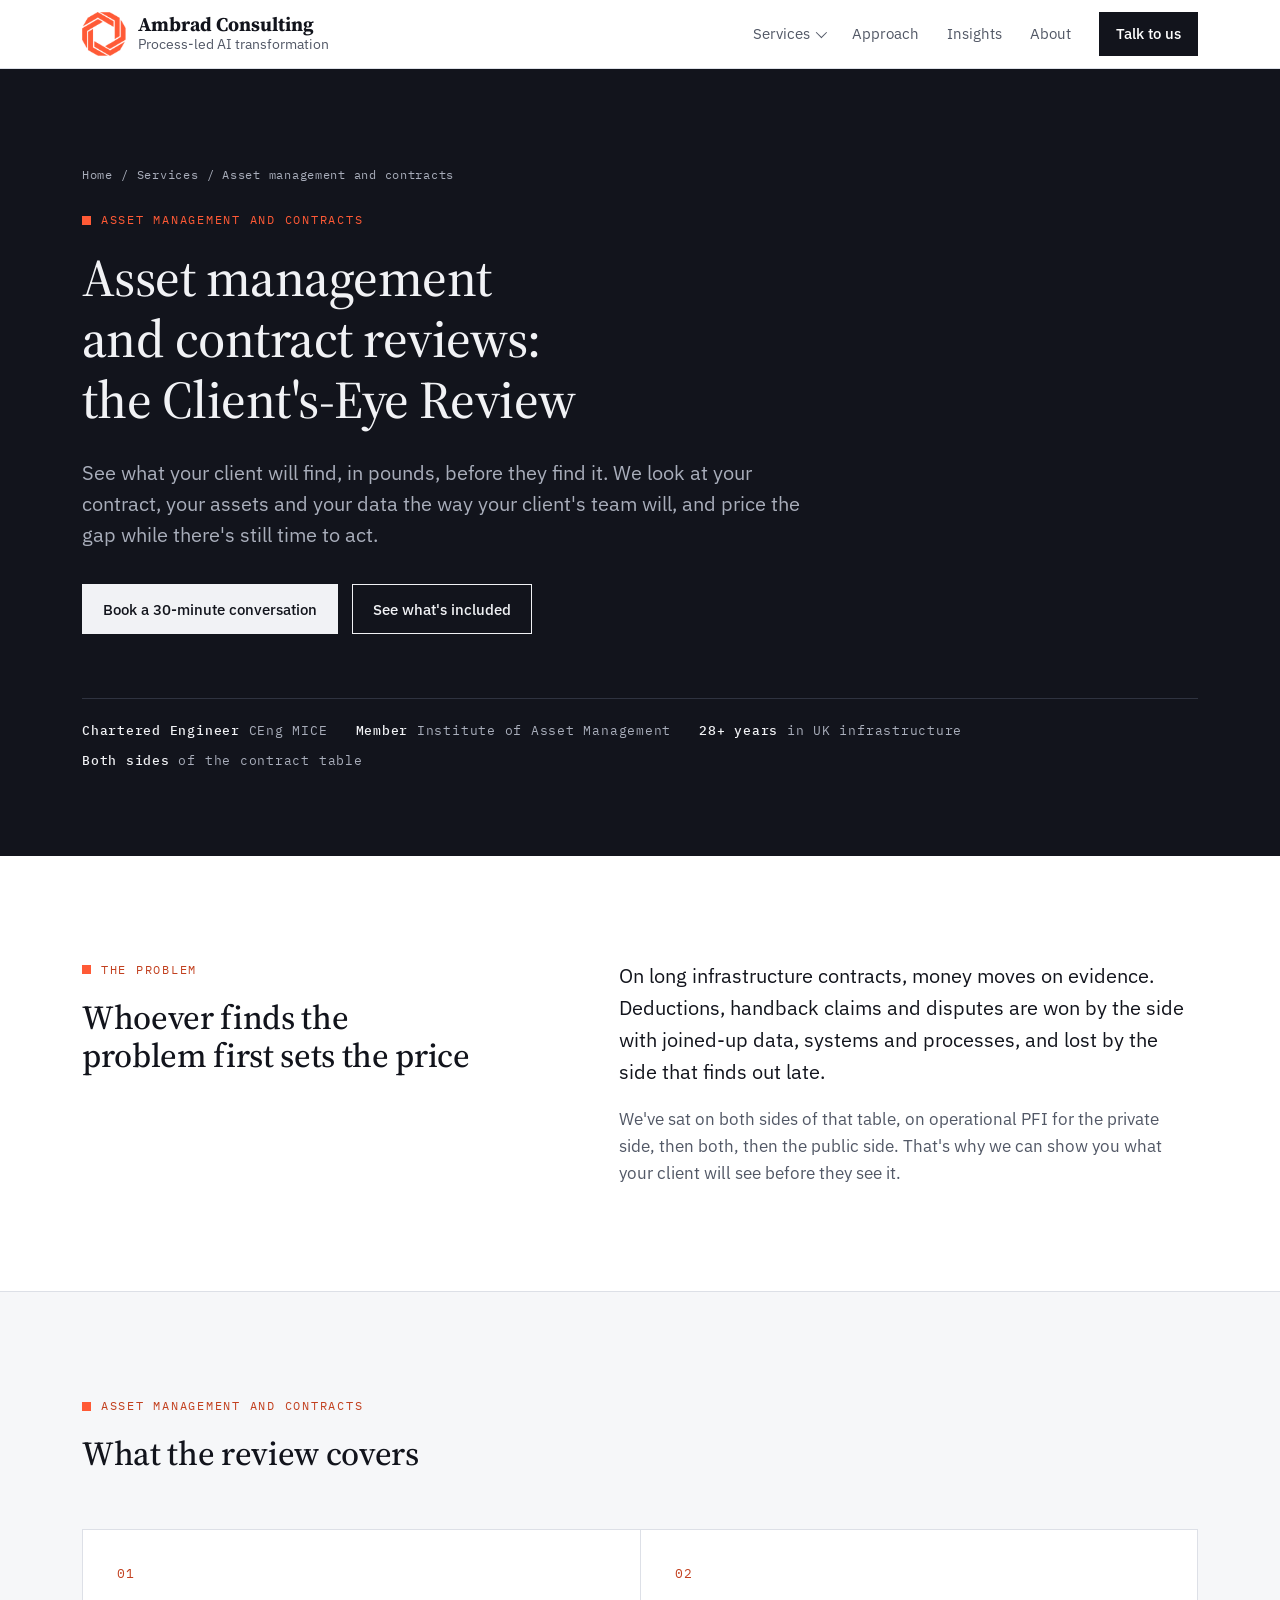
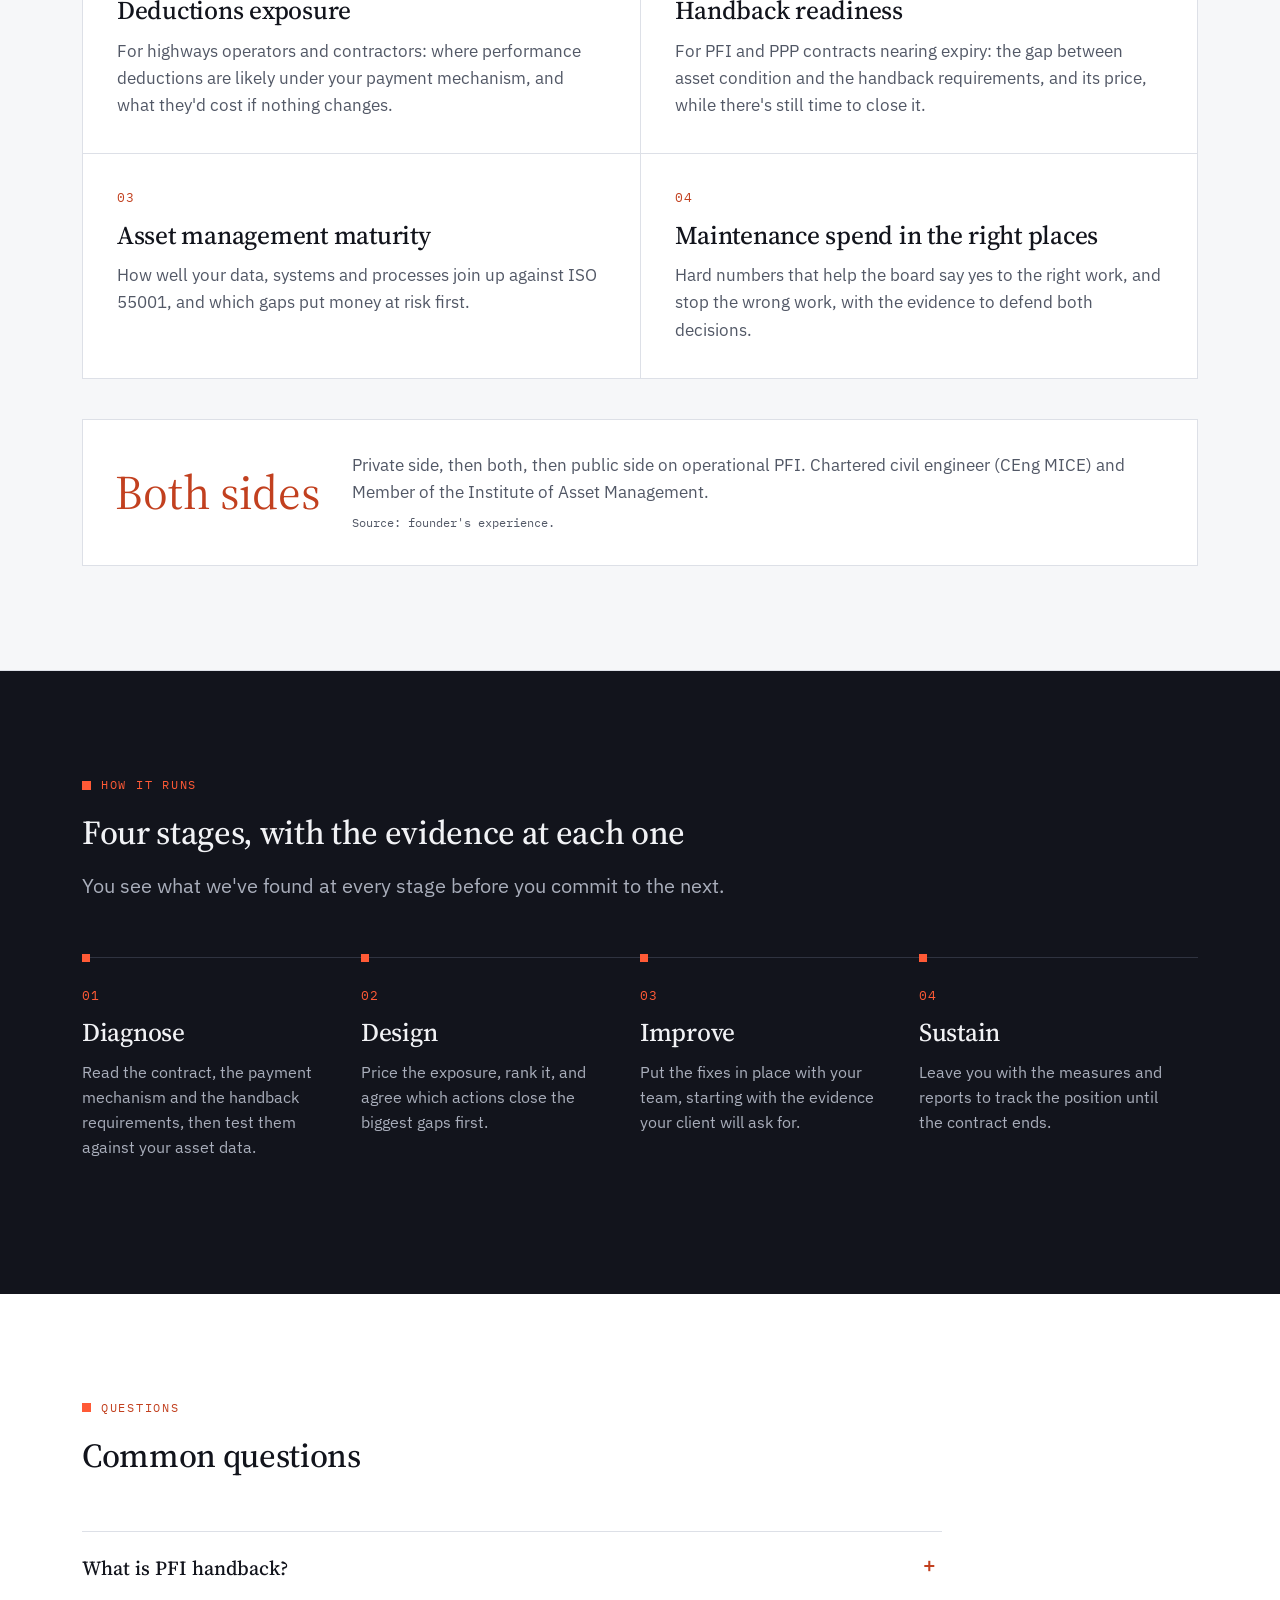
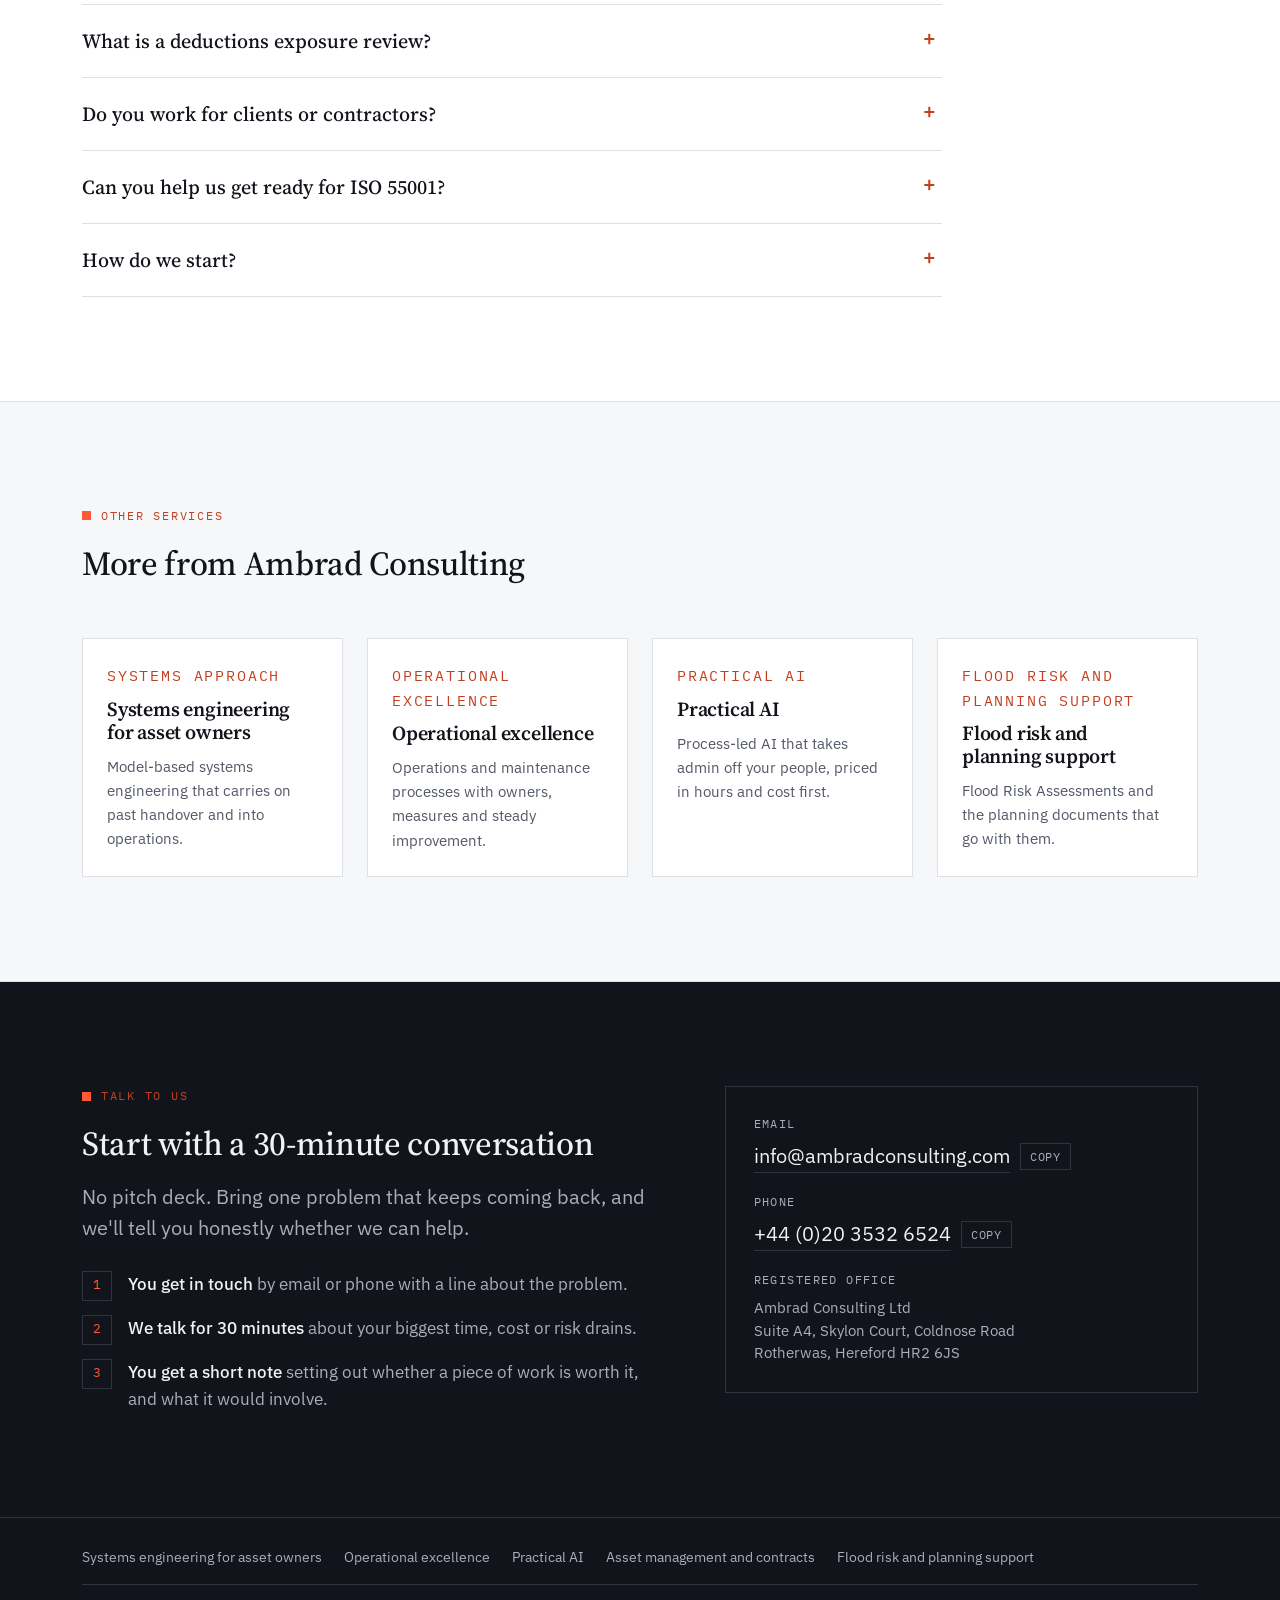
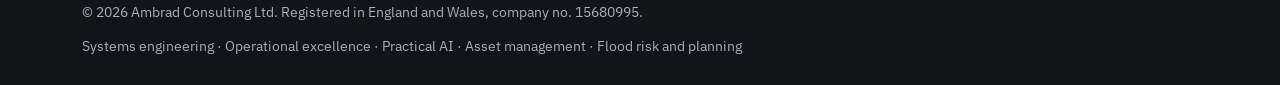
<file: asset-management.html>
<!doctype html>
<html lang="en-GB">
<head>
<meta charset="utf-8">
<meta name="viewport" content="width=device-width, initial-scale=1, viewport-fit=cover">
<title>Asset Management, PFI Handback and Deductions Reviews | Ambrad Consulting</title>
<meta name="description" content="The Client&#x27;s-Eye Review for infrastructure contracts: highways deductions exposure, PFI and PPP handback readiness and ISO 55001 asset management maturity, priced in pounds.">
<link rel="canonical" href="https://www.ambradconsulting.com/asset-management.html">
<meta property="og:type" content="website">
<meta property="og:site_name" content="Ambrad Consulting">
<meta property="og:title" content="Asset Management, PFI Handback and Deductions Reviews | Ambrad Consulting">
<meta property="og:description" content="The Client&#x27;s-Eye Review for infrastructure contracts: highways deductions exposure, PFI and PPP handback readiness and ISO 55001 asset management maturity, priced in pounds.">
<meta property="og:url" content="https://www.ambradconsulting.com/asset-management.html">
<meta property="og:locale" content="en_GB">
<meta name="theme-color" content="#12141C">
<link rel="icon" type="image/png" href="assets/favicon.png">
<link rel="apple-touch-icon" href="assets/ambrad-mark.png">
<link rel="preconnect" href="https://fonts.googleapis.com">
<link rel="preconnect" href="https://fonts.gstatic.com" crossorigin>
<link rel="stylesheet" href="https://fonts.googleapis.com/css2?family=IBM+Plex+Mono:wght@400;500&family=IBM+Plex+Sans:ital,wght@0,400;0,500;0,600;1,400&family=Source+Serif+4:opsz,wght@8..60,400;8..60,500;8..60,600;8..60,700&display=swap">
<link rel="stylesheet" href="assets/site.css">
<script type="application/ld+json">{"@context": "https://schema.org", "@graph": [{"@type": "Service", "@id": "https://www.ambradconsulting.com/asset-management.html#service", "name": "Asset management and contracts", "serviceType": "Asset management consultancy", "description": "The Client's-Eye Review for infrastructure contracts: highways deductions exposure, PFI and PPP handback readiness and ISO 55001 asset management maturity, priced in pounds.", "url": "https://www.ambradconsulting.com/asset-management.html", "areaServed": {"@type": "Country", "name": "United Kingdom"}, "provider": {"@type": "ProfessionalService", "@id": "https://www.ambradconsulting.com/#org", "name": "Ambrad Consulting", "legalName": "Ambrad Consulting Ltd", "url": "https://www.ambradconsulting.com/", "telephone": "+44 20 3532 6524", "email": "info@ambradconsulting.com"}}, {"@type": "WebPage", "@id": "https://www.ambradconsulting.com/asset-management.html", "url": "https://www.ambradconsulting.com/asset-management.html", "name": "Asset Management, PFI Handback and Deductions Reviews | Ambrad Consulting", "description": "The Client's-Eye Review for infrastructure contracts: highways deductions exposure, PFI and PPP handback readiness and ISO 55001 asset management maturity, priced in pounds.", "inLanguage": "en-GB", "isPartOf": {"@type": "WebSite", "url": "https://www.ambradconsulting.com/", "name": "Ambrad Consulting"}, "about": {"@id": "https://www.ambradconsulting.com/asset-management.html#service"}}, {"@type": "BreadcrumbList", "itemListElement": [{"@type": "ListItem", "position": 1, "name": "Home", "item": "https://www.ambradconsulting.com/"}, {"@type": "ListItem", "position": 2, "name": "Services", "item": "https://www.ambradconsulting.com/#services"}, {"@type": "ListItem", "position": 3, "name": "Asset management and contracts", "item": "https://www.ambradconsulting.com/asset-management.html"}]}, {"@type": "FAQPage", "mainEntity": [{"@type": "Question", "name": "What is PFI handback?", "acceptedAnswer": {"@type": "Answer", "text": "At the end of a PFI or PPP contract, the assets go back to the public sector client in the condition the contract requires. If they fall short, the contractor can face deductions, retentions or claims. Starting the review years before expiry gives time to close the gap at a sensible cost."}}, {"@type": "Question", "name": "What is a deductions exposure review?", "acceptedAnswer": {"@type": "Answer", "text": "A look at your performance and availability regime to find where deductions are likely and what they would cost. It turns a list of risks into a number the board can act on."}}, {"@type": "Question", "name": "Do you work for clients or contractors?", "acceptedAnswer": {"@type": "Answer", "text": "Both. We've worked on the private side, the public side and both at once, so we understand what each side needs from the evidence."}}, {"@type": "Question", "name": "Can you help us get ready for ISO 55001?", "acceptedAnswer": {"@type": "Answer", "text": "Yes. We assess your asset management maturity against ISO 55001 and help close the gaps. We're not a certification body, so we can be candid about where you stand."}}, {"@type": "Question", "name": "How do we start?", "acceptedAnswer": {"@type": "Answer", "text": "Book a 30-minute conversation. Tell us the contract and its end date, and we'll tell you whether a review is worth it now."}}]}]}</script>
</head>
<body>
<header class="site-header">
  <div class="wrap">
    <a class="brand" href="index.html" aria-label="Ambrad Consulting, home"><img class="brand-mark" src="assets/ambrad-mark.png" width="40" height="40" alt=""><span><span class="brand-name">Ambrad Consulting</span><span class="brand-sub">Process-led AI transformation</span></span></a>
    
    <nav class="nav" aria-label="Main">
      <details class="dd"><summary>Services</summary><div class="dd-panel"><a href="systems-engineering.html">Systems engineering</a><a href="operational-excellence.html">Operational excellence</a><a href="ai-consultancy.html">Practical AI</a><a href="asset-management.html" aria-current="page">Asset management and contracts</a><a href="flood-risk-assessment.html">Flood risk and planning</a></div></details>
      <a href="index.html#approach">Approach</a>
      <a href="index.html#insights">Insights</a>
      <a href="index.html#about">About</a>
      <a class="btn" href="#contact">Talk to us</a>
    </nav>
    <details class="menu">
      <summary>Menu</summary>
      <div class="menu-panel">
        <span class="menu-label">Services</span>
        <a class="sub" href="systems-engineering.html">Systems engineering</a><a class="sub" href="operational-excellence.html">Operational excellence</a><a class="sub" href="ai-consultancy.html">Practical AI</a><a class="sub" href="asset-management.html">Asset management and contracts</a><a class="sub" href="flood-risk-assessment.html">Flood risk and planning</a>
        <a href="index.html#approach">Approach</a>
        <a href="index.html#insights">Insights</a>
        <a href="index.html#about">About</a>
        <a href="#contact">Talk to us</a>
      </div>
    </details>
  </div>
</header>

<main id="top">
  <section class="hero band page-hero" aria-labelledby="hero-title">
    <div class="wrap">
      <nav class="crumbs" aria-label="Breadcrumb"><a href="index.html">Home</a><span aria-hidden="true">/</span><a href="index.html#services">Services</a><span aria-hidden="true">/</span><span aria-current="page">Asset management and contracts</span></nav>
      <p class="eyebrow">Asset management and contracts</p>
      <h1 id="hero-title">Asset management and contract reviews: the Client&#x27;s-Eye Review</h1>
      <p class="lede">See what your client will find, in pounds, before they find it. We look at your contract, your assets and your data the way your client&#x27;s team will, and price the gap while there&#x27;s still time to act.</p>
      <div class="hero-actions">
        <a class="btn" href="#contact">Book a 30-minute conversation</a>
        <a class="btn ghost" href="#offer">See what's included</a>
      </div>
      <div class="hero-meta"><span><b>Chartered Engineer</b> CEng MICE</span><span><b>Member</b> Institute of Asset Management</span><span><b>28+ years</b> in UK infrastructure</span><span><b>Both sides</b> of the contract table</span></div>
    </div>
  </section>

  <section aria-labelledby="problem-title">
    <div class="wrap intro">
      <div>
        <p class="eyebrow">The problem</p>
        <h2 id="problem-title" style="margin-top:18px">Whoever finds the problem first sets the price</h2>
      </div>
      <div class="intro-body"><p>On long infrastructure contracts, money moves on evidence. Deductions, handback claims and disputes are won by the side with joined-up data, systems and processes, and lost by the side that finds out late.</p><p>We&#x27;ve sat on both sides of that table, on operational PFI for the private side, then both, then the public side. That&#x27;s why we can show you what your client will see before they see it.</p></div>
    </div>
  </section>

  <section class="services" id="offer" aria-labelledby="offer-title">
    <div class="wrap">
      <div class="section-head">
        <p class="eyebrow">Asset management and contracts</p>
        <h2 id="offer-title">What the review covers</h2>
      </div>
      <div class="offer-grid"><article class="offer"><p class="num">01</p><h3>Deductions exposure</h3><p>For highways operators and contractors: where performance deductions are likely under your payment mechanism, and what they&#x27;d cost if nothing changes.</p></article><article class="offer"><p class="num">02</p><h3>Handback readiness</h3><p>For PFI and PPP contracts nearing expiry: the gap between asset condition and the handback requirements, and its price, while there&#x27;s still time to close it.</p></article><article class="offer"><p class="num">03</p><h3>Asset management maturity</h3><p>How well your data, systems and processes join up against ISO 55001, and which gaps put money at risk first.</p></article><article class="offer"><p class="num">04</p><h3>Maintenance spend in the right places</h3><p>Hard numbers that help the board say yes to the right work, and stop the wrong work, with the evidence to defend both decisions.</p></article></div>
      <div class="callout"><p class="figure">Both sides</p><div><p>Private side, then both, then public side on operational PFI. Chartered civil engineer (CEng MICE) and Member of the Institute of Asset Management.</p><p class="src">Source: founder&#x27;s experience.</p></div></div>
    </div>
  </section>

  <section class="method band" aria-labelledby="how-title">
    <div class="wrap">
      <div class="section-head">
        <p class="eyebrow">How it runs</p>
        <h2 id="how-title">Four stages, with the evidence at each one</h2>
        <p class="lede">You see what we've found at every stage before you commit to the next.</p>
      </div>
      <div class="stages"><div class="stage"><h3>Diagnose</h3><p>Read the contract, the payment mechanism and the handback requirements, then test them against your asset data.</p></div><div class="stage"><h3>Design</h3><p>Price the exposure, rank it, and agree which actions close the biggest gaps first.</p></div><div class="stage"><h3>Improve</h3><p>Put the fixes in place with your team, starting with the evidence your client will ask for.</p></div><div class="stage"><h3>Sustain</h3><p>Leave you with the measures and reports to track the position until the contract ends.</p></div></div>
      
    </div>
  </section>

  <section aria-labelledby="faq-title">
    <div class="wrap">
      <div class="section-head">
        <p class="eyebrow">Questions</p>
        <h2 id="faq-title">Common questions</h2>
      </div>
      <div class="faq"><details><summary>What is PFI handback?</summary><p>At the end of a PFI or PPP contract, the assets go back to the public sector client in the condition the contract requires. If they fall short, the contractor can face deductions, retentions or claims. Starting the review years before expiry gives time to close the gap at a sensible cost.</p></details><details><summary>What is a deductions exposure review?</summary><p>A look at your performance and availability regime to find where deductions are likely and what they would cost. It turns a list of risks into a number the board can act on.</p></details><details><summary>Do you work for clients or contractors?</summary><p>Both. We&#x27;ve worked on the private side, the public side and both at once, so we understand what each side needs from the evidence.</p></details><details><summary>Can you help us get ready for ISO 55001?</summary><p>Yes. We assess your asset management maturity against ISO 55001 and help close the gaps. We&#x27;re not a certification body, so we can be candid about where you stand.</p></details><details><summary>How do we start?</summary><p>Book a 30-minute conversation. Tell us the contract and its end date, and we&#x27;ll tell you whether a review is worth it now.</p></details></div>
    </div>
  </section>

  <section class="services" aria-labelledby="rel-title">
    <div class="wrap">
      <div class="section-head">
        <p class="eyebrow">Other services</p>
        <h2 id="rel-title">More from Ambrad Consulting</h2>
      </div>
      <div class="related"><a class="rel" href="systems-engineering.html"><p class="svc-tag">Systems approach</p><h3>Systems engineering for asset owners</h3><p>Model-based systems engineering that carries on past handover and into operations.</p></a><a class="rel" href="operational-excellence.html"><p class="svc-tag">Operational excellence</p><h3>Operational excellence</h3><p>Operations and maintenance processes with owners, measures and steady improvement.</p></a><a class="rel" href="ai-consultancy.html"><p class="svc-tag">Practical AI</p><h3>Practical AI</h3><p>Process-led AI that takes admin off your people, priced in hours and cost first.</p></a><a class="rel" href="flood-risk-assessment.html"><p class="svc-tag">Flood risk and planning support</p><h3>Flood risk and planning support</h3><p>Flood Risk Assessments and the planning documents that go with them.</p></a></div>
    </div>
  </section>

  <section class="contact" id="contact" aria-labelledby="contact-title">
    <div class="wrap contact-grid">
      <div>
        <p class="eyebrow">Talk to us</p>
        <h2 id="contact-title" style="margin-top:18px">Start with a 30-minute conversation</h2>
        <p class="lede">No pitch deck. Bring one problem that keeps coming back, and we'll tell you honestly whether we can help.</p>
        <ol class="steps">
          <li><span><b>You get in touch</b> by email or phone with a line about the problem.</span></li>
          <li><span><b>We talk for 30 minutes</b> about your biggest time, cost or risk drains.</span></li>
          <li><span><b>You get a short note</b> setting out whether a piece of work is worth it, and what it would involve.</span></li>
        </ol>
      </div>
      <div class="contact-card">
        <div class="c-row">
          <span class="lbl">Email</span>
          <span class="c-val"><a href="mailto:info@ambradconsulting.com" id="c-email">info@ambradconsulting.com</a><button class="copy" type="button" data-copy="info@ambradconsulting.com">Copy</button></span>
        </div>
        <div class="c-row">
          <span class="lbl">Phone</span>
          <span class="c-val"><a href="tel:+442035326524" id="c-phone">+44 (0)20 3532 6524</a><button class="copy" type="button" data-copy="+44 20 3532 6524">Copy</button></span>
        </div>
        <div class="c-row">
          <span class="lbl">Registered office</span>
          <p class="addr">Ambrad Consulting Ltd<br>Suite A4, Skylon Court, Coldnose Road<br>Rotherwas, Hereford HR2 6JS</p>
        </div>
      </div>
    </div>
  </section>
</main>

<footer class="site-footer">
  <div class="wrap">
    <nav class="foot-nav" aria-label="Services"><a href="systems-engineering.html">Systems engineering for asset owners</a><a href="operational-excellence.html">Operational excellence</a><a href="ai-consultancy.html">Practical AI</a><a href="asset-management.html">Asset management and contracts</a><a href="flood-risk-assessment.html">Flood risk and planning support</a></nav>
    <span>© <span id="yr">2026</span> Ambrad Consulting Ltd. Registered in England and Wales, company no. 15680995.</span>
    <span>Systems engineering · Operational excellence · Practical AI · Asset management · Flood risk and planning</span>
  </div>
</footer>

<script>
(function(){
  var y=document.getElementById('yr'); if(y){y.textContent=new Date().getFullYear();}
  document.querySelectorAll('.copy').forEach(function(b){
    b.addEventListener('click',function(){
      var t=b.getAttribute('data-copy'), done=function(){b.textContent='Copied';setTimeout(function(){b.textContent='Copy';},1600);};
      try{ navigator.clipboard.writeText(t).then(done,function(){sel(b);}); }catch(e){ sel(b); }
    });
  });
  function sel(b){var a=b.previousElementSibling;if(!a)return;var r=document.createRange();r.selectNodeContents(a);var s=window.getSelection();s.removeAllRanges();s.addRange(r);b.textContent='Selected';}
  document.querySelectorAll('.menu-panel a').forEach(function(a){a.addEventListener('click',function(){var d=a.closest('details');if(d)d.open=false;});});

  document.querySelectorAll('.dd').forEach(function(d){
    document.addEventListener('click',function(e){ if(d.open && !d.contains(e.target)) d.open=false; });
    document.addEventListener('keydown',function(e){ if(e.key==='Escape' && d.open){ d.open=false; d.querySelector('summary').focus(); } });
  });
})();
</script>
</body>
</html>
</file>
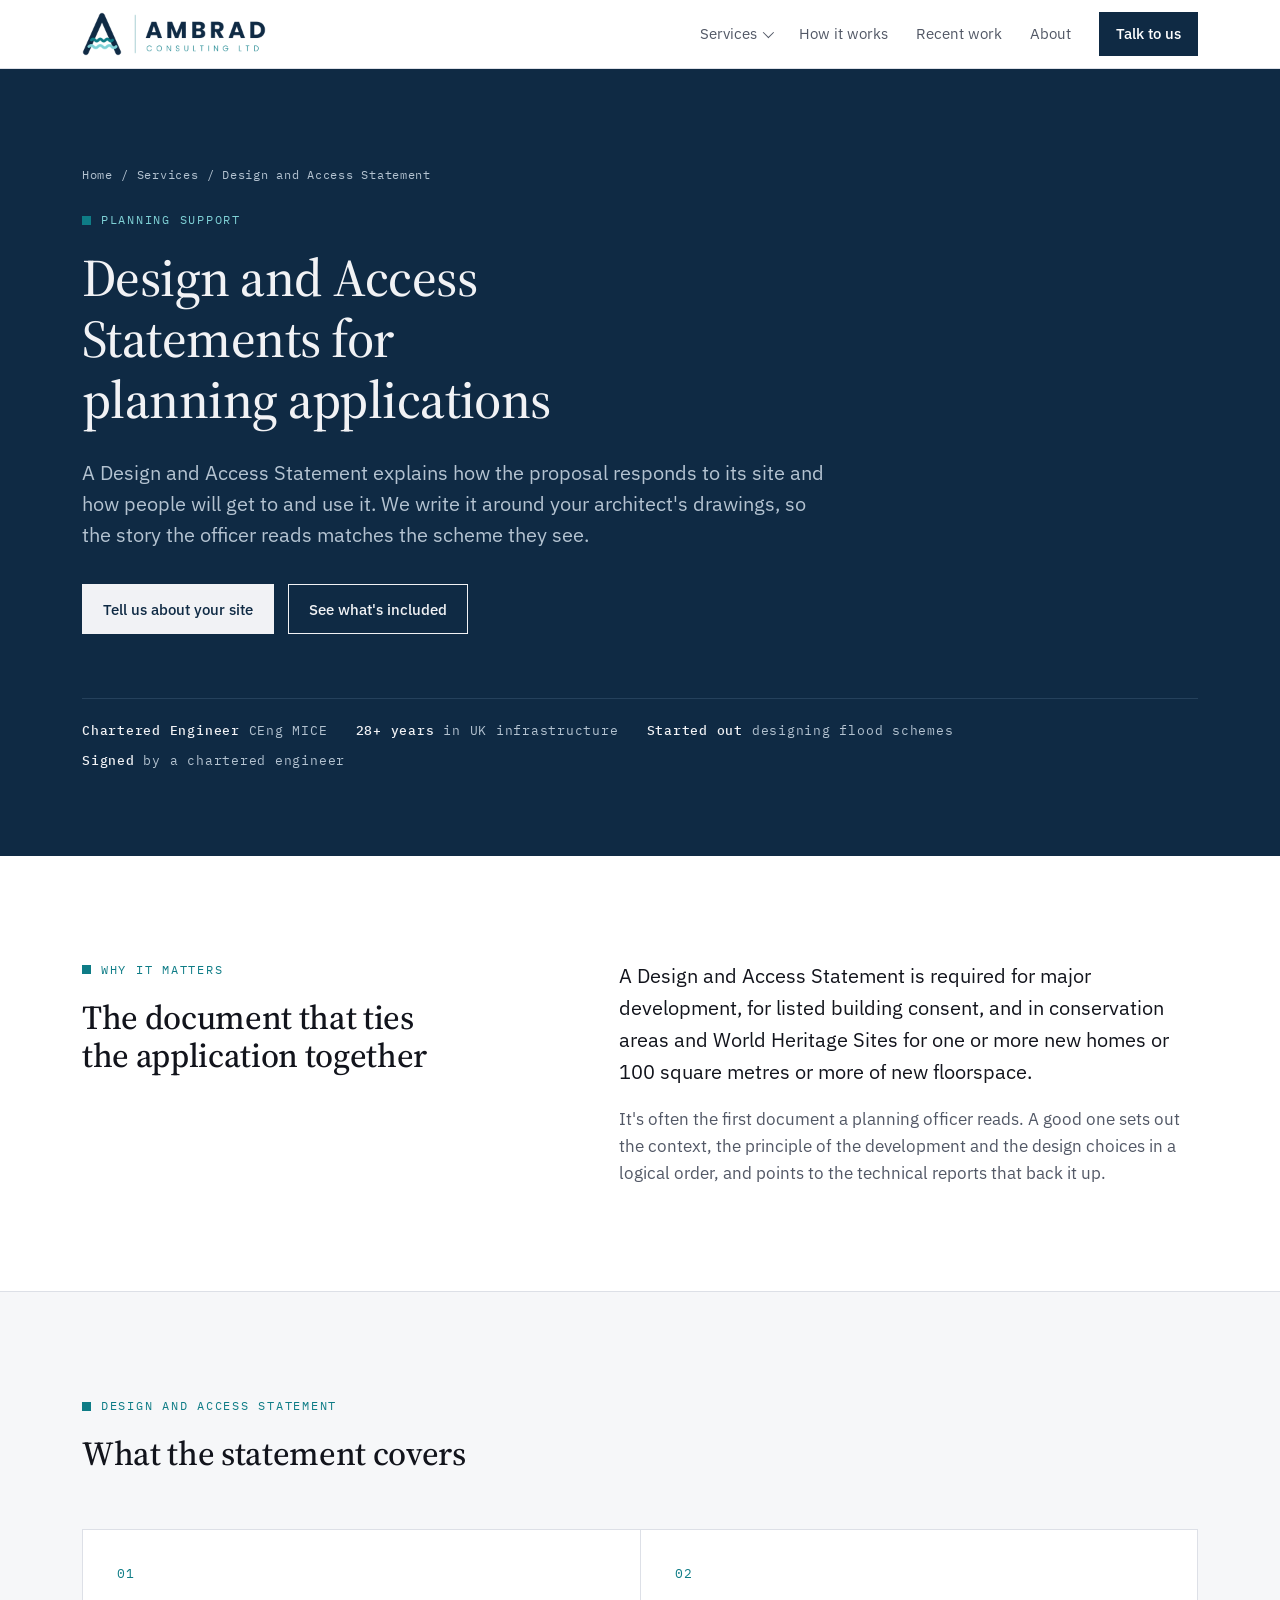
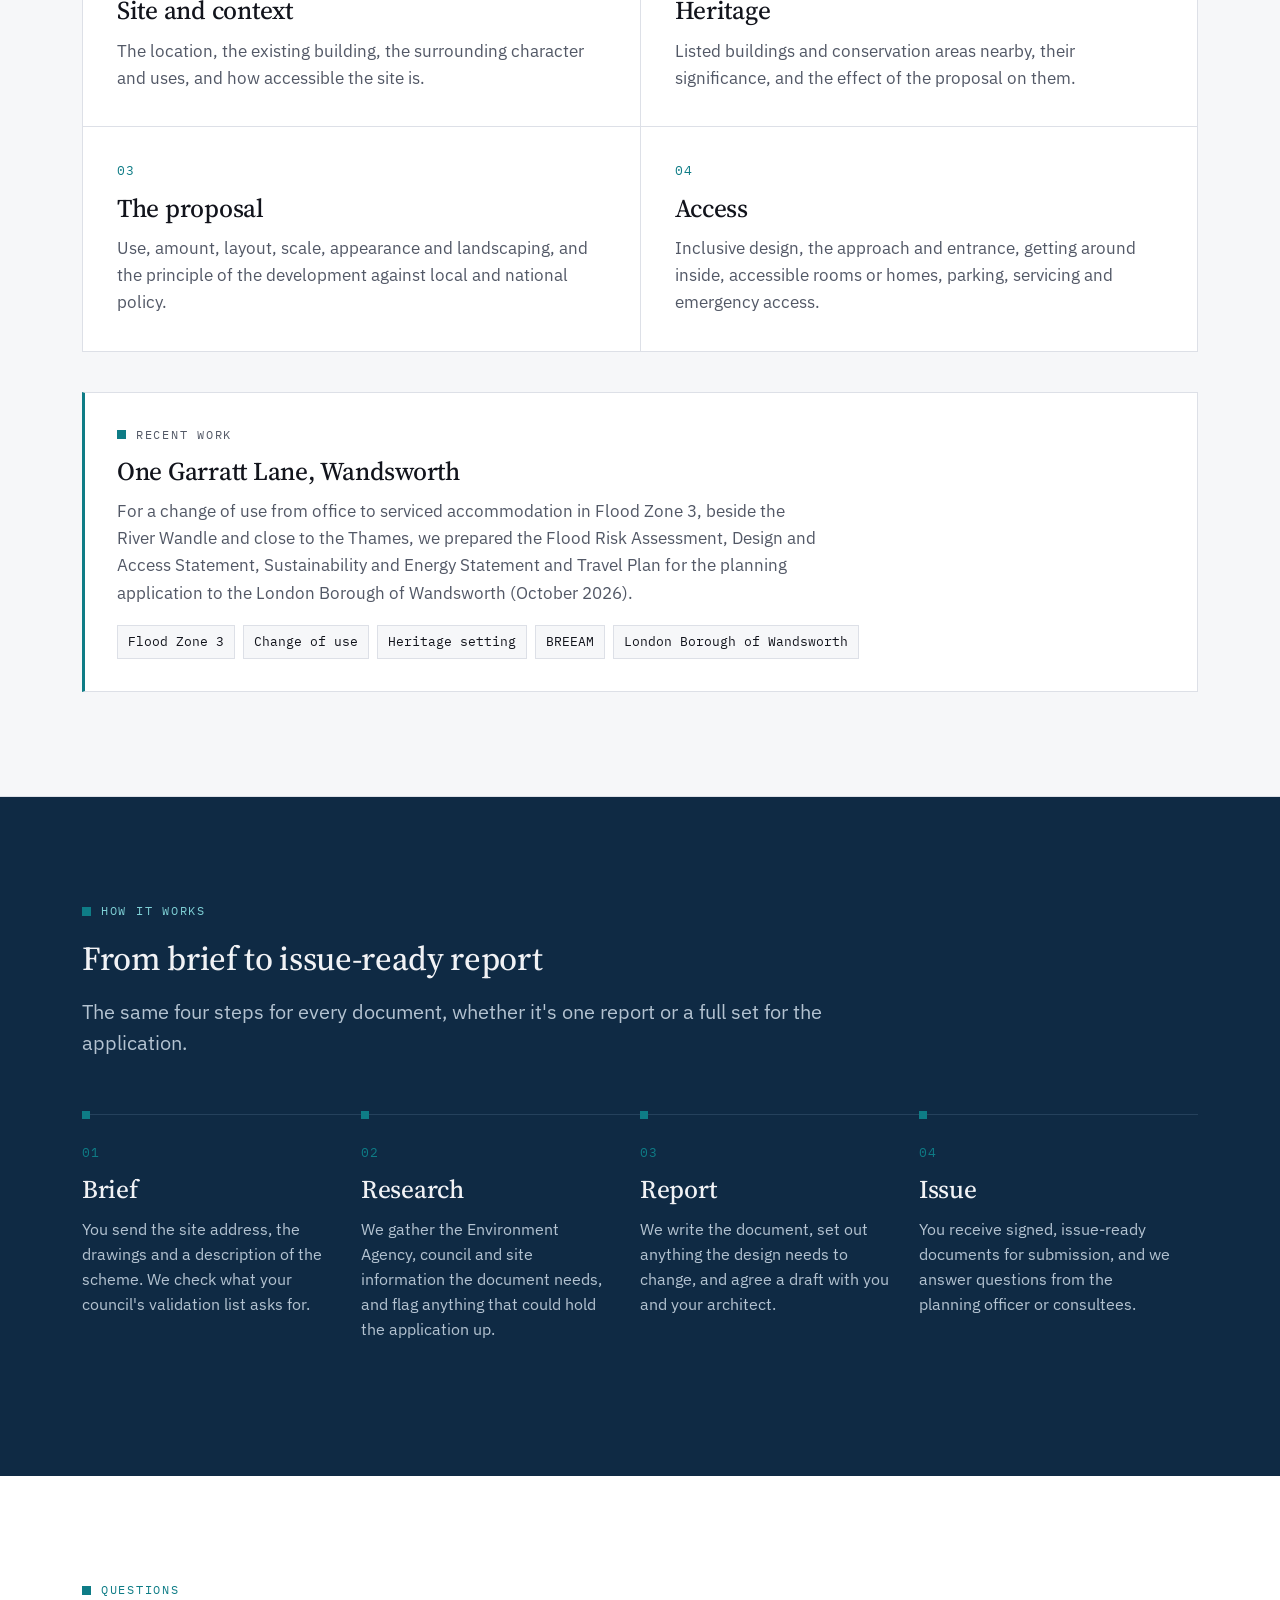
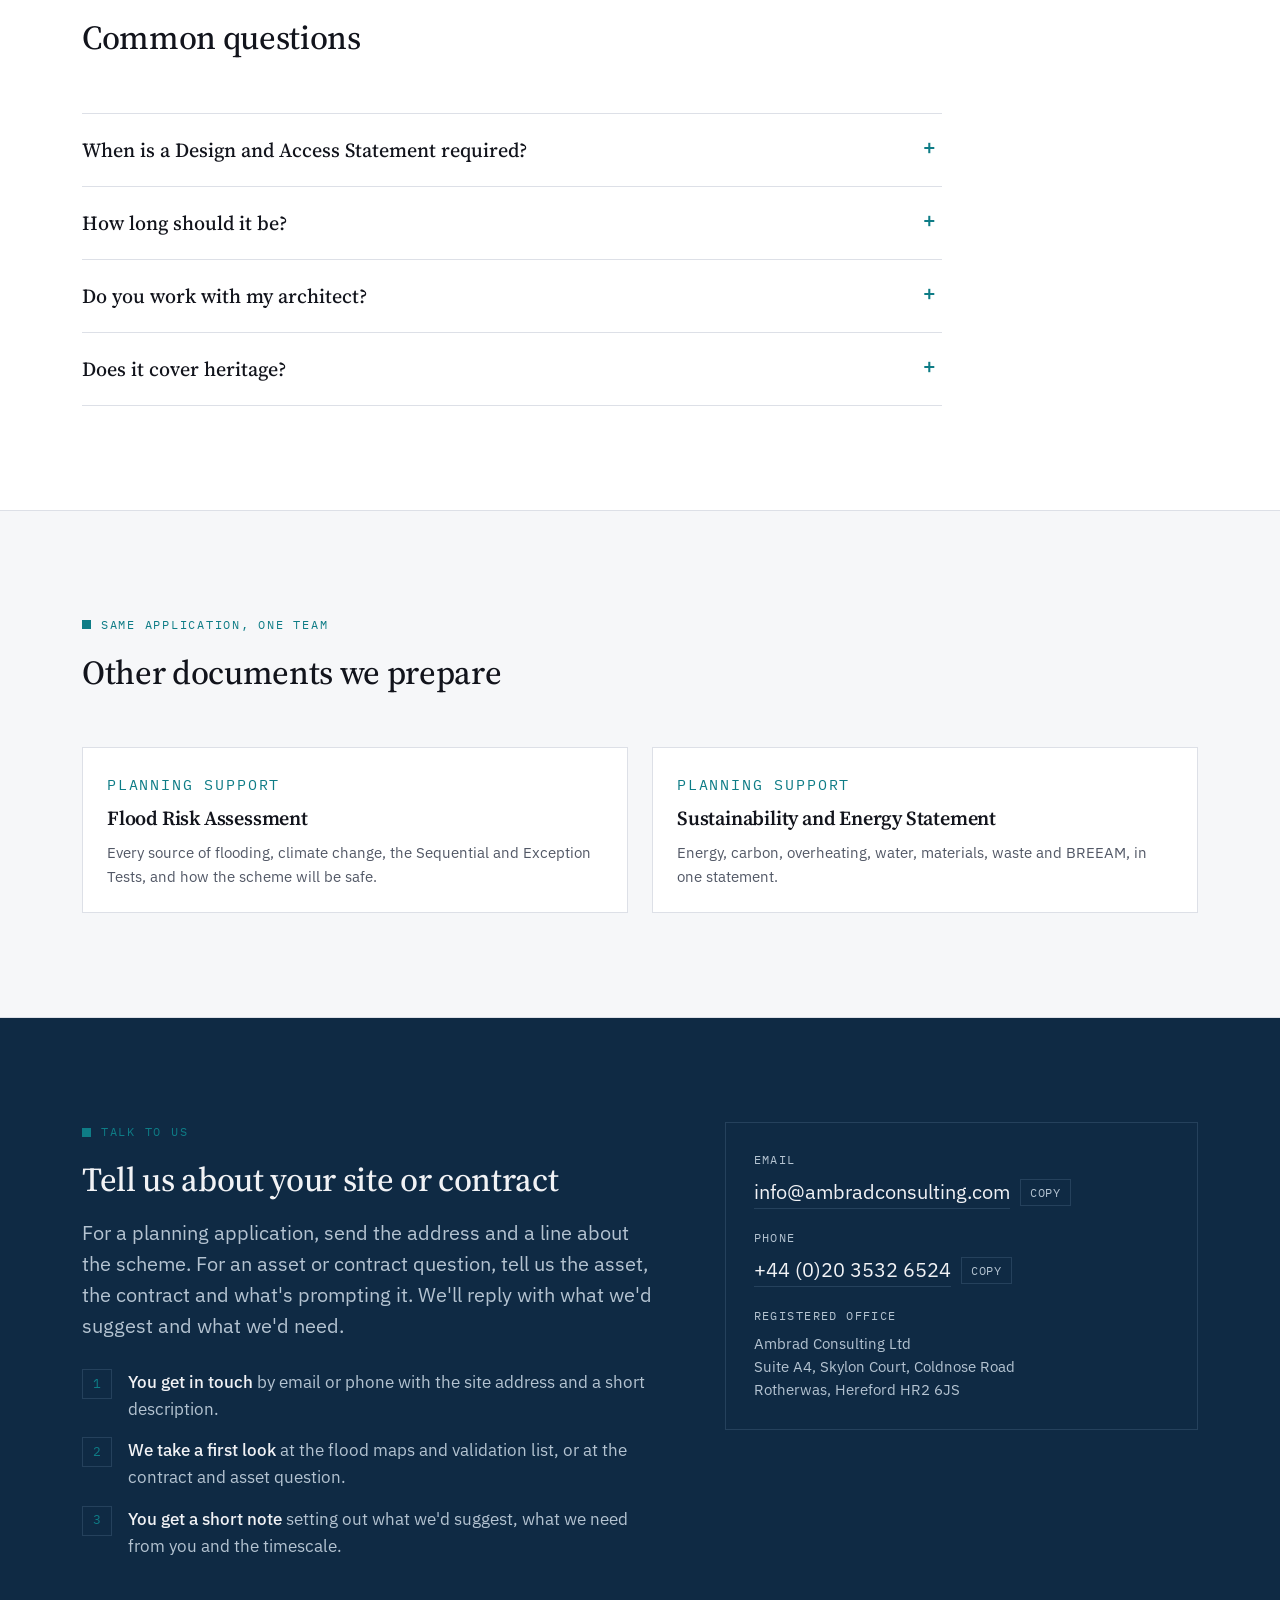
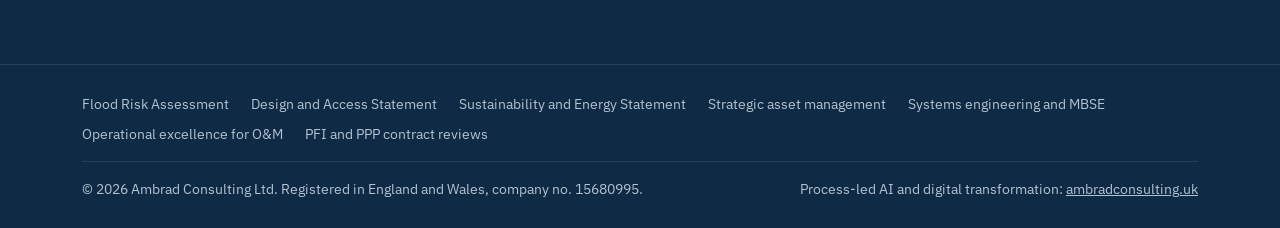
<file: design-and-access-statement.html>
<!doctype html>
<html lang="en-GB">
<head>
<meta charset="utf-8">
<meta name="viewport" content="width=device-width, initial-scale=1, viewport-fit=cover">
<title>Design and Access Statements for Planning Applications | Ambrad Consulting</title>
<meta name="description" content="Design and Access Statements for planning and listed building applications: site context, heritage, use, amount, layout, scale, appearance, landscaping and inclusive access.">
<link rel="canonical" href="https://www.ambradconsulting.com/design-and-access-statement.html">
<meta property="og:type" content="website">
<meta property="og:site_name" content="Ambrad Consulting">
<meta property="og:title" content="Design and Access Statements for Planning Applications | Ambrad Consulting">
<meta property="og:description" content="Design and Access Statements for planning and listed building applications: site context, heritage, use, amount, layout, scale, appearance, landscaping and inclusive access.">
<meta property="og:url" content="https://www.ambradconsulting.com/design-and-access-statement.html">
<meta property="og:image" content="https://www.ambradconsulting.com/assets/ambrad-consulting-report-logo.png">
<meta property="og:locale" content="en_GB">
<meta name="theme-color" content="#0F2A44">
<link rel="icon" type="image/png" href="assets/favicon.png">
<link rel="apple-touch-icon" href="assets/favicon.png">
<link rel="preconnect" href="https://fonts.googleapis.com">
<link rel="preconnect" href="https://fonts.gstatic.com" crossorigin>
<link rel="stylesheet" href="https://fonts.googleapis.com/css2?family=IBM+Plex+Mono:wght@400;500&family=IBM+Plex+Sans:ital,wght@0,400;0,500;0,600;1,400&family=Source+Serif+4:opsz,wght@8..60,400;8..60,500;8..60,600;8..60,700&display=swap">
<link rel="stylesheet" href="assets/site.css">
<script type="application/ld+json">{"@context": "https://schema.org", "@graph": [{"@type": "Service", "@id": "https://www.ambradconsulting.com/design-and-access-statement.html#service", "name": "Design and Access Statement", "serviceType": "Design and Access Statement", "description": "Design and Access Statements for planning and listed building applications: site context, heritage, use, amount, layout, scale, appearance, landscaping and inclusive access.", "url": "https://www.ambradconsulting.com/design-and-access-statement.html", "areaServed": {"@type": "Country", "name": "England"}, "provider": {"@type": "ProfessionalService", "@id": "https://www.ambradconsulting.com/#org", "name": "Ambrad Consulting", "legalName": "Ambrad Consulting Ltd", "url": "https://www.ambradconsulting.com/", "logo": "https://www.ambradconsulting.com/assets/ambrad-consulting-report-logo.png", "email": "info@ambradconsulting.com", "telephone": "+44 20 3532 6524", "address": {"@type": "PostalAddress", "streetAddress": "Suite A4, Skylon Court, Coldnose Road, Rotherwas", "addressLocality": "Hereford", "postalCode": "HR2 6JS", "addressCountry": "GB"}, "founder": {"@type": "Person", "name": "Warren Bradley", "jobTitle": "Founder and Principal Consultant"}, "areaServed": {"@type": "Country", "name": "England"}, "sameAs": ["https://www.ambradconsulting.uk/"]}}, {"@type": "WebPage", "@id": "https://www.ambradconsulting.com/design-and-access-statement.html", "url": "https://www.ambradconsulting.com/design-and-access-statement.html", "name": "Design and Access Statements for Planning Applications | Ambrad Consulting", "description": "Design and Access Statements for planning and listed building applications: site context, heritage, use, amount, layout, scale, appearance, landscaping and inclusive access.", "inLanguage": "en-GB", "isPartOf": {"@type": "WebSite", "url": "https://www.ambradconsulting.com/", "name": "Ambrad Consulting"}, "about": {"@id": "https://www.ambradconsulting.com/design-and-access-statement.html#service"}}, {"@type": "BreadcrumbList", "itemListElement": [{"@type": "ListItem", "position": 1, "name": "Home", "item": "https://www.ambradconsulting.com/"}, {"@type": "ListItem", "position": 2, "name": "Services", "item": "https://www.ambradconsulting.com/#services"}, {"@type": "ListItem", "position": 3, "name": "Design and Access Statement", "item": "https://www.ambradconsulting.com/design-and-access-statement.html"}]}, {"@type": "FAQPage", "mainEntity": [{"@type": "Question", "name": "When is a Design and Access Statement required?", "acceptedAnswer": {"@type": "Answer", "text": "For major development, for listed building consent, and in conservation areas and World Heritage Sites for one or more new homes or 100 square metres or more of new floorspace. Your council may also ask for one on other schemes."}}, {"@type": "Question", "name": "How long should it be?", "acceptedAnswer": {"@type": "Answer", "text": "Proportionate to the scheme. A small change of use needs a short, focused statement. A larger scheme needs more. We keep it as short as the application allows."}}, {"@type": "Question", "name": "Do you work with my architect?", "acceptedAnswer": {"@type": "Answer", "text": "Yes. We use the architect's drawings and design thinking, and we agree the draft with them before it's issued."}}, {"@type": "Question", "name": "Does it cover heritage?", "acceptedAnswer": {"@type": "Answer", "text": "Yes, we set out the heritage context, its significance and the effect of the proposal. For a listed building, a separate specialist Heritage Statement may also be needed, and we'll tell you early if it is."}}]}]}</script>
</head>
<body class="water">
<header class="site-header">
  <div class="wrap">
    <a class="brand" href="index.html" aria-label="Ambrad Consulting Ltd, home"><img class="brand-report" src="assets/ambrad-consulting-report-logo.png" width="184" height="44" alt="Ambrad Consulting Ltd"></a>
    <nav class="nav" aria-label="Main">
      <details class="dd"><summary>Services</summary><div class="dd-panel"><span class="dd-label">Planning applications</span><a href="flood-risk-assessment.html">Flood Risk Assessments and drainage</a><a href="design-and-access-statement.html" aria-current="page">Design and Access Statements</a><a href="sustainability-energy-statement.html">Sustainability and Energy Statements</a><span class="dd-label">Infrastructure owners and operators</span><a href="strategic-asset-management.html">Strategic asset management</a><a href="systems-engineering-mbse.html">Systems engineering and MBSE</a><a href="operational-excellence-infrastructure.html">Operational excellence for O&amp;M</a><a href="pfi-contract-reviews.html">PFI contract reviews</a></div></details>
      <a href="index.html#how">How it works</a>
      <a href="index.html#work">Recent work</a>
      <a href="index.html#about">About</a>
      <a class="btn" href="#contact">Talk to us</a>
    </nav>
    <details class="menu">
      <summary>Menu</summary>
      <div class="menu-panel">
        <span class="menu-label">Planning applications</span><a class="sub" href="flood-risk-assessment.html">Flood Risk Assessments and drainage</a><a class="sub" href="design-and-access-statement.html">Design and Access Statements</a><a class="sub" href="sustainability-energy-statement.html">Sustainability and Energy Statements</a><span class="menu-label">Infrastructure owners and operators</span><a class="sub" href="strategic-asset-management.html">Strategic asset management</a><a class="sub" href="systems-engineering-mbse.html">Systems engineering and MBSE</a><a class="sub" href="operational-excellence-infrastructure.html">Operational excellence for O&amp;M</a><a class="sub" href="pfi-contract-reviews.html">PFI contract reviews</a>
        <a href="index.html#how">How it works</a>
        <a href="index.html#work">Recent work</a>
        <a href="index.html#about">About</a>
        <a href="#contact">Talk to us</a>
      </div>
    </details>
  </div>
</header>

<main id="top">
  <section class="hero band page-hero" aria-labelledby="hero-title">
    <div class="wrap">
      <nav class="crumbs" aria-label="Breadcrumb"><a href="index.html">Home</a><span aria-hidden="true">/</span><a href="index.html#services">Services</a><span aria-hidden="true">/</span><span aria-current="page">Design and Access Statement</span></nav>
      <p class="eyebrow">Planning support</p>
      <h1 id="hero-title">Design and Access Statements for planning applications</h1>
      <p class="lede">A Design and Access Statement explains how the proposal responds to its site and how people will get to and use it. We write it around your architect&#x27;s drawings, so the story the officer reads matches the scheme they see.</p>
      <div class="hero-actions">
        <a class="btn" href="#contact">Tell us about your site</a>
        <a class="btn ghost" href="#offer">See what's included</a>
      </div>
      <div class="hero-meta"><span><b>Chartered Engineer</b> CEng MICE</span><span><b>28+ years</b> in UK infrastructure</span><span><b>Started out</b> designing flood schemes</span><span><b>Signed</b> by a chartered engineer</span></div>
    </div>
  </section>

  <section aria-labelledby="problem-title">
    <div class="wrap intro">
      <div>
        <p class="eyebrow">Why it matters</p>
        <h2 id="problem-title" style="margin-top:18px">The document that ties the application together</h2>
      </div>
      <div class="intro-body"><p>A Design and Access Statement is required for major development, for listed building consent, and in conservation areas and World Heritage Sites for one or more new homes or 100 square metres or more of new floorspace.</p><p>It&#x27;s often the first document a planning officer reads. A good one sets out the context, the principle of the development and the design choices in a logical order, and points to the technical reports that back it up.</p></div>
    </div>
  </section>

  <section class="services" id="offer" aria-labelledby="offer-title">
    <div class="wrap">
      <div class="section-head">
        <p class="eyebrow">Design and Access Statement</p>
        <h2 id="offer-title">What the statement covers</h2>
      </div>
      <div class="offer-grid"><article class="offer"><p class="num">01</p><h3>Site and context</h3><p>The location, the existing building, the surrounding character and uses, and how accessible the site is.</p></article><article class="offer"><p class="num">02</p><h3>Heritage</h3><p>Listed buildings and conservation areas nearby, their significance, and the effect of the proposal on them.</p></article><article class="offer"><p class="num">03</p><h3>The proposal</h3><p>Use, amount, layout, scale, appearance and landscaping, and the principle of the development against local and national policy.</p></article><article class="offer"><p class="num">04</p><h3>Access</h3><p>Inclusive design, the approach and entrance, getting around inside, accessible rooms or homes, parking, servicing and emergency access.</p></article></div>
      <div class="case"><p class="eyebrow">Recent work</p><h3>One Garratt Lane, Wandsworth</h3><p>For a change of use from office to serviced accommodation in Flood Zone 3, beside the River Wandle and close to the Thames, we prepared the Flood Risk Assessment, Design and Access Statement, Sustainability and Energy Statement and Travel Plan for the planning application to the London Borough of Wandsworth (October 2026).</p><div class="standards"><span>Flood Zone 3</span><span>Change of use</span><span>Heritage setting</span><span>BREEAM</span><span>London Borough of Wandsworth</span></div></div>
    </div>
  </section>

  <section class="method band" aria-labelledby="how-title">
    <div class="wrap">
      <div class="section-head">
        <p class="eyebrow">How it works</p>
        <h2 id="how-title">From brief to issue-ready report</h2>
        <p class="lede">The same four steps for every document, whether it's one report or a full set for the application.</p>
      </div>
      <div class="stages"><div class="stage"><h3>Brief</h3><p>You send the site address, the drawings and a description of the scheme. We check what your council&#x27;s validation list asks for.</p></div><div class="stage"><h3>Research</h3><p>We gather the Environment Agency, council and site information the document needs, and flag anything that could hold the application up.</p></div><div class="stage"><h3>Report</h3><p>We write the document, set out anything the design needs to change, and agree a draft with you and your architect.</p></div><div class="stage"><h3>Issue</h3><p>You receive signed, issue-ready documents for submission, and we answer questions from the planning officer or consultees.</p></div></div>
    </div>
  </section>

  <section aria-labelledby="faq-title">
    <div class="wrap">
      <div class="section-head">
        <p class="eyebrow">Questions</p>
        <h2 id="faq-title">Common questions</h2>
      </div>
      <div class="faq"><details><summary>When is a Design and Access Statement required?</summary><p>For major development, for listed building consent, and in conservation areas and World Heritage Sites for one or more new homes or 100 square metres or more of new floorspace. Your council may also ask for one on other schemes.</p></details><details><summary>How long should it be?</summary><p>Proportionate to the scheme. A small change of use needs a short, focused statement. A larger scheme needs more. We keep it as short as the application allows.</p></details><details><summary>Do you work with my architect?</summary><p>Yes. We use the architect&#x27;s drawings and design thinking, and we agree the draft with them before it&#x27;s issued.</p></details><details><summary>Does it cover heritage?</summary><p>Yes, we set out the heritage context, its significance and the effect of the proposal. For a listed building, a separate specialist Heritage Statement may also be needed, and we&#x27;ll tell you early if it is.</p></details></div>
    </div>
  </section>

  <section class="services" aria-labelledby="rel-title">
    <div class="wrap">
      <div class="section-head">
        <p class="eyebrow">Same application, one team</p>
        <h2 id="rel-title">Other documents we prepare</h2>
      </div>
      <div class="related"><a class="rel" href="flood-risk-assessment.html"><p class="svc-tag">Planning support</p><h3>Flood Risk Assessment</h3><p>Every source of flooding, climate change, the Sequential and Exception Tests, and how the scheme will be safe.</p></a><a class="rel" href="sustainability-energy-statement.html"><p class="svc-tag">Planning support</p><h3>Sustainability and Energy Statement</h3><p>Energy, carbon, overheating, water, materials, waste and BREEAM, in one statement.</p></a></div>
    </div>
  </section>

  <section class="contact" id="contact" aria-labelledby="contact-title">
    <div class="wrap contact-grid">
      <div>
        <p class="eyebrow">Talk to us</p>
        <h2 id="contact-title" style="margin-top:18px">Tell us about your site or contract</h2>
        <p class="lede">For a planning application, send the address and a line about the scheme. For an asset or contract question, tell us the asset, the contract and what's prompting it. We'll reply with what we'd suggest and what we'd need.</p>
        <ol class="steps">
          <li><span><b>You get in touch</b> by email or phone with the site address and a short description.</span></li>
          <li><span><b>We take a first look</b> at the flood maps and validation list, or at the contract and asset question.</span></li>
          <li><span><b>You get a short note</b> setting out what we'd suggest, what we need from you and the timescale.</span></li>
        </ol>
      </div>
      <div class="contact-card">
        <div class="c-row">
          <span class="lbl">Email</span>
          <span class="c-val"><a href="mailto:info@ambradconsulting.com">info@ambradconsulting.com</a><button class="copy" type="button" data-copy="info@ambradconsulting.com">Copy</button></span>
        </div>
        <div class="c-row">
          <span class="lbl">Phone</span>
          <span class="c-val"><a href="tel:+442035326524">+44 (0)20 3532 6524</a><button class="copy" type="button" data-copy="+44 20 3532 6524">Copy</button></span>
        </div>
        <div class="c-row">
          <span class="lbl">Registered office</span>
          <p class="addr">Ambrad Consulting Ltd<br>Suite A4, Skylon Court, Coldnose Road<br>Rotherwas, Hereford HR2 6JS</p>
        </div>
      </div>
    </div>
  </section>
</main>

<footer class="site-footer">
  <div class="wrap">
    <nav class="foot-nav" aria-label="Services"><a href="flood-risk-assessment.html">Flood Risk Assessment</a><a href="design-and-access-statement.html">Design and Access Statement</a><a href="sustainability-energy-statement.html">Sustainability and Energy Statement</a><a href="strategic-asset-management.html">Strategic asset management</a><a href="systems-engineering-mbse.html">Systems engineering and MBSE</a><a href="operational-excellence-infrastructure.html">Operational excellence for O&amp;M</a><a href="pfi-contract-reviews.html">PFI and PPP contract reviews</a></nav>
    <span>© <span id="yr">2026</span> Ambrad Consulting Ltd. Registered in England and Wales, company no. 15680995.</span>
    <span>Process-led AI and digital transformation: <a href="https://www.ambradconsulting.uk/">ambradconsulting.uk</a></span>
  </div>
</footer>

<script>
(function(){
  var y=document.getElementById('yr'); if(y){y.textContent=new Date().getFullYear();}
  document.querySelectorAll('.copy').forEach(function(b){
    b.addEventListener('click',function(){
      var t=b.getAttribute('data-copy'), done=function(){b.textContent='Copied';setTimeout(function(){b.textContent='Copy';},1600);};
      try{ navigator.clipboard.writeText(t).then(done,function(){sel(b);}); }catch(e){ sel(b); }
    });
  });
  function sel(b){var a=b.previousElementSibling;if(!a)return;var r=document.createRange();r.selectNodeContents(a);var s=window.getSelection();s.removeAllRanges();s.addRange(r);b.textContent='Selected';}
  document.querySelectorAll('.menu-panel a').forEach(function(a){a.addEventListener('click',function(){var d=a.closest('details');if(d)d.open=false;});});
  document.querySelectorAll('.dd').forEach(function(d){
    document.addEventListener('click',function(e){ if(d.open && !d.contains(e.target)) d.open=false; });
    document.addEventListener('keydown',function(e){ if(e.key==='Escape' && d.open){ d.open=false; d.querySelector('summary').focus(); } });
  });
})();
</script>
</body>
</html>
</file>
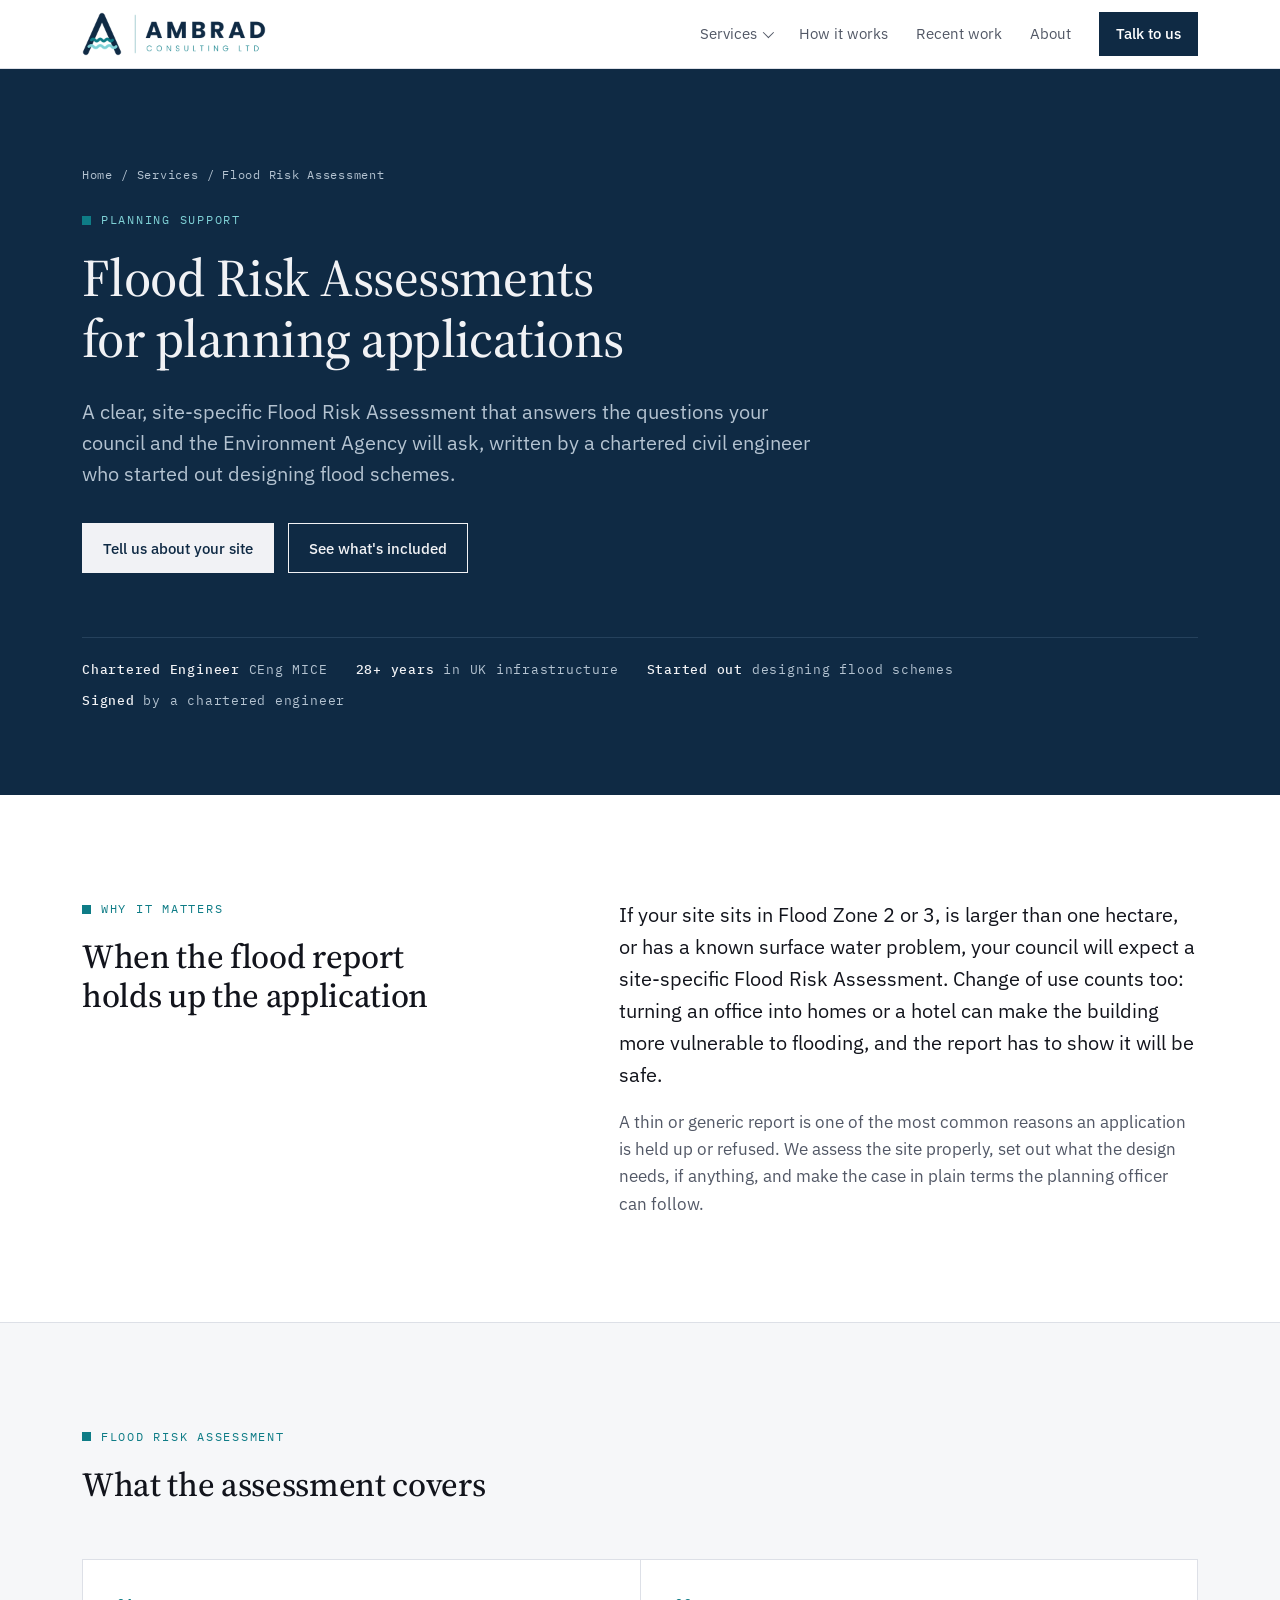
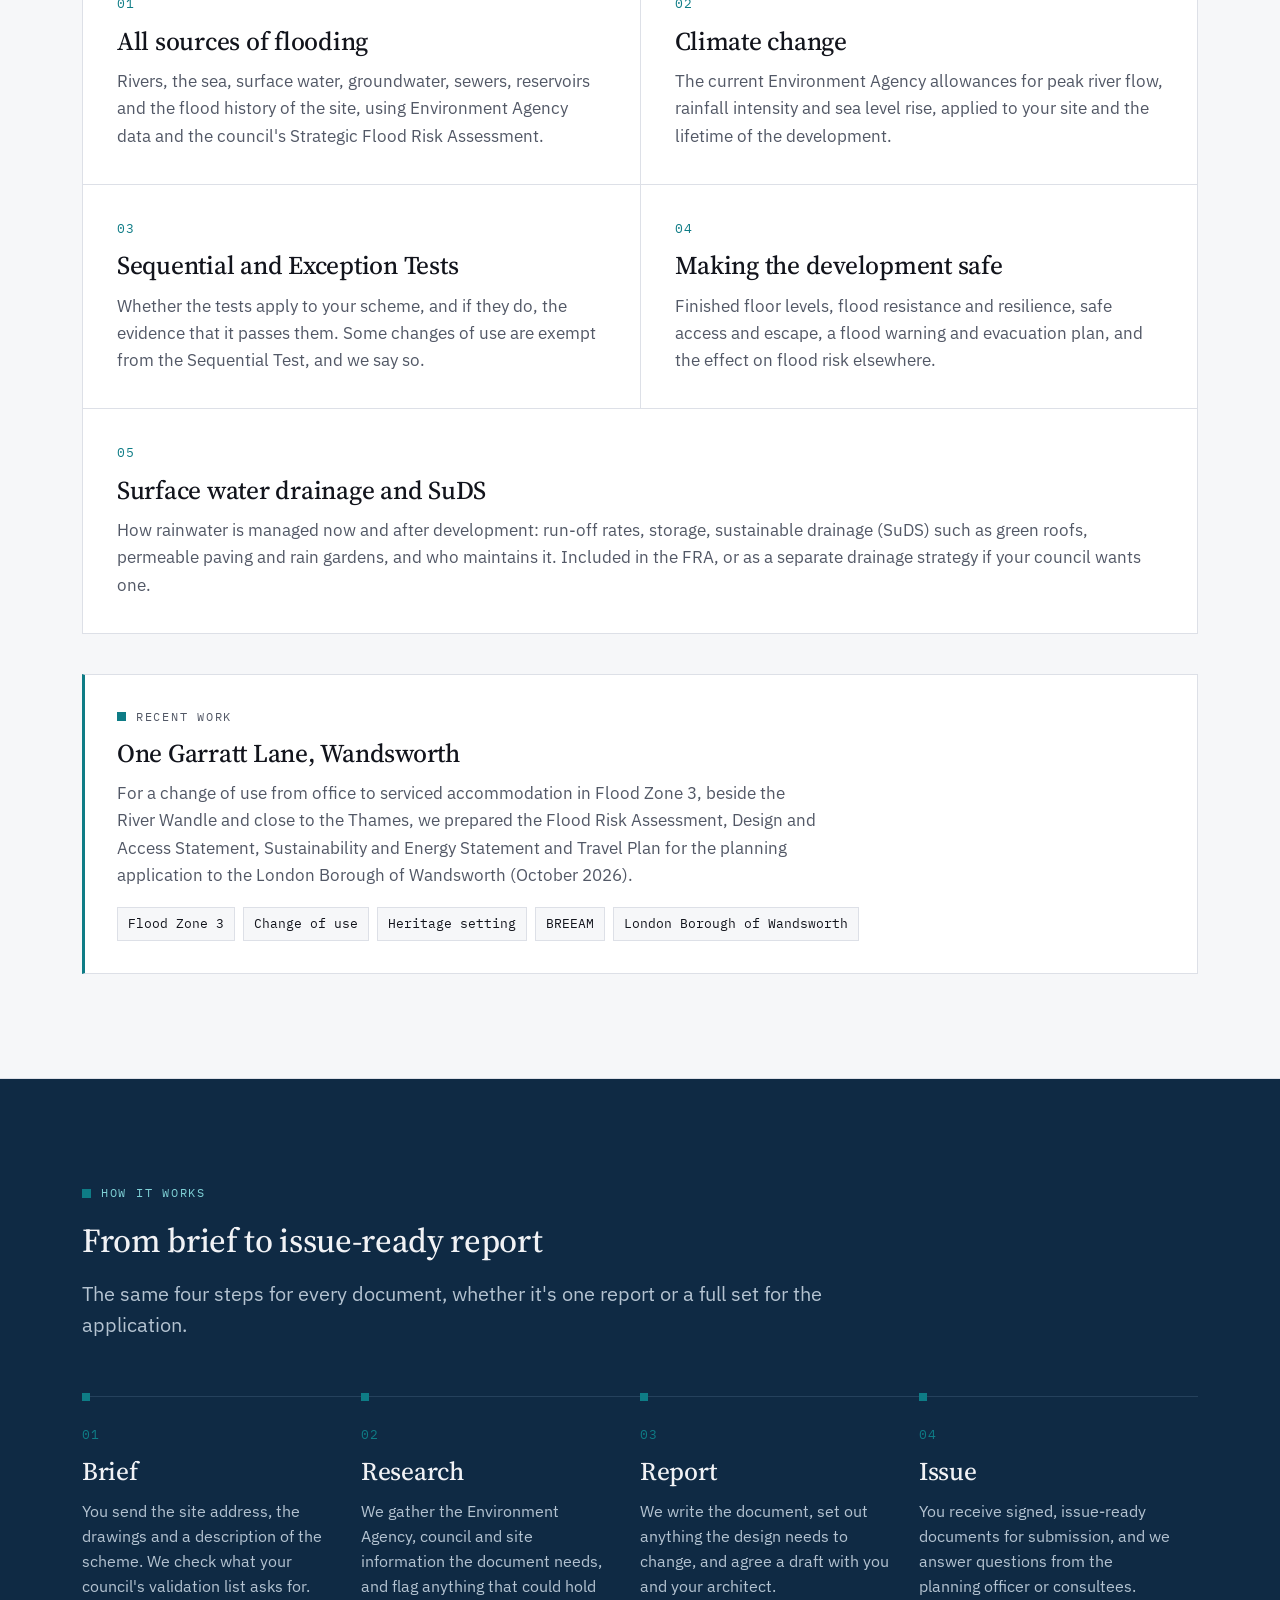
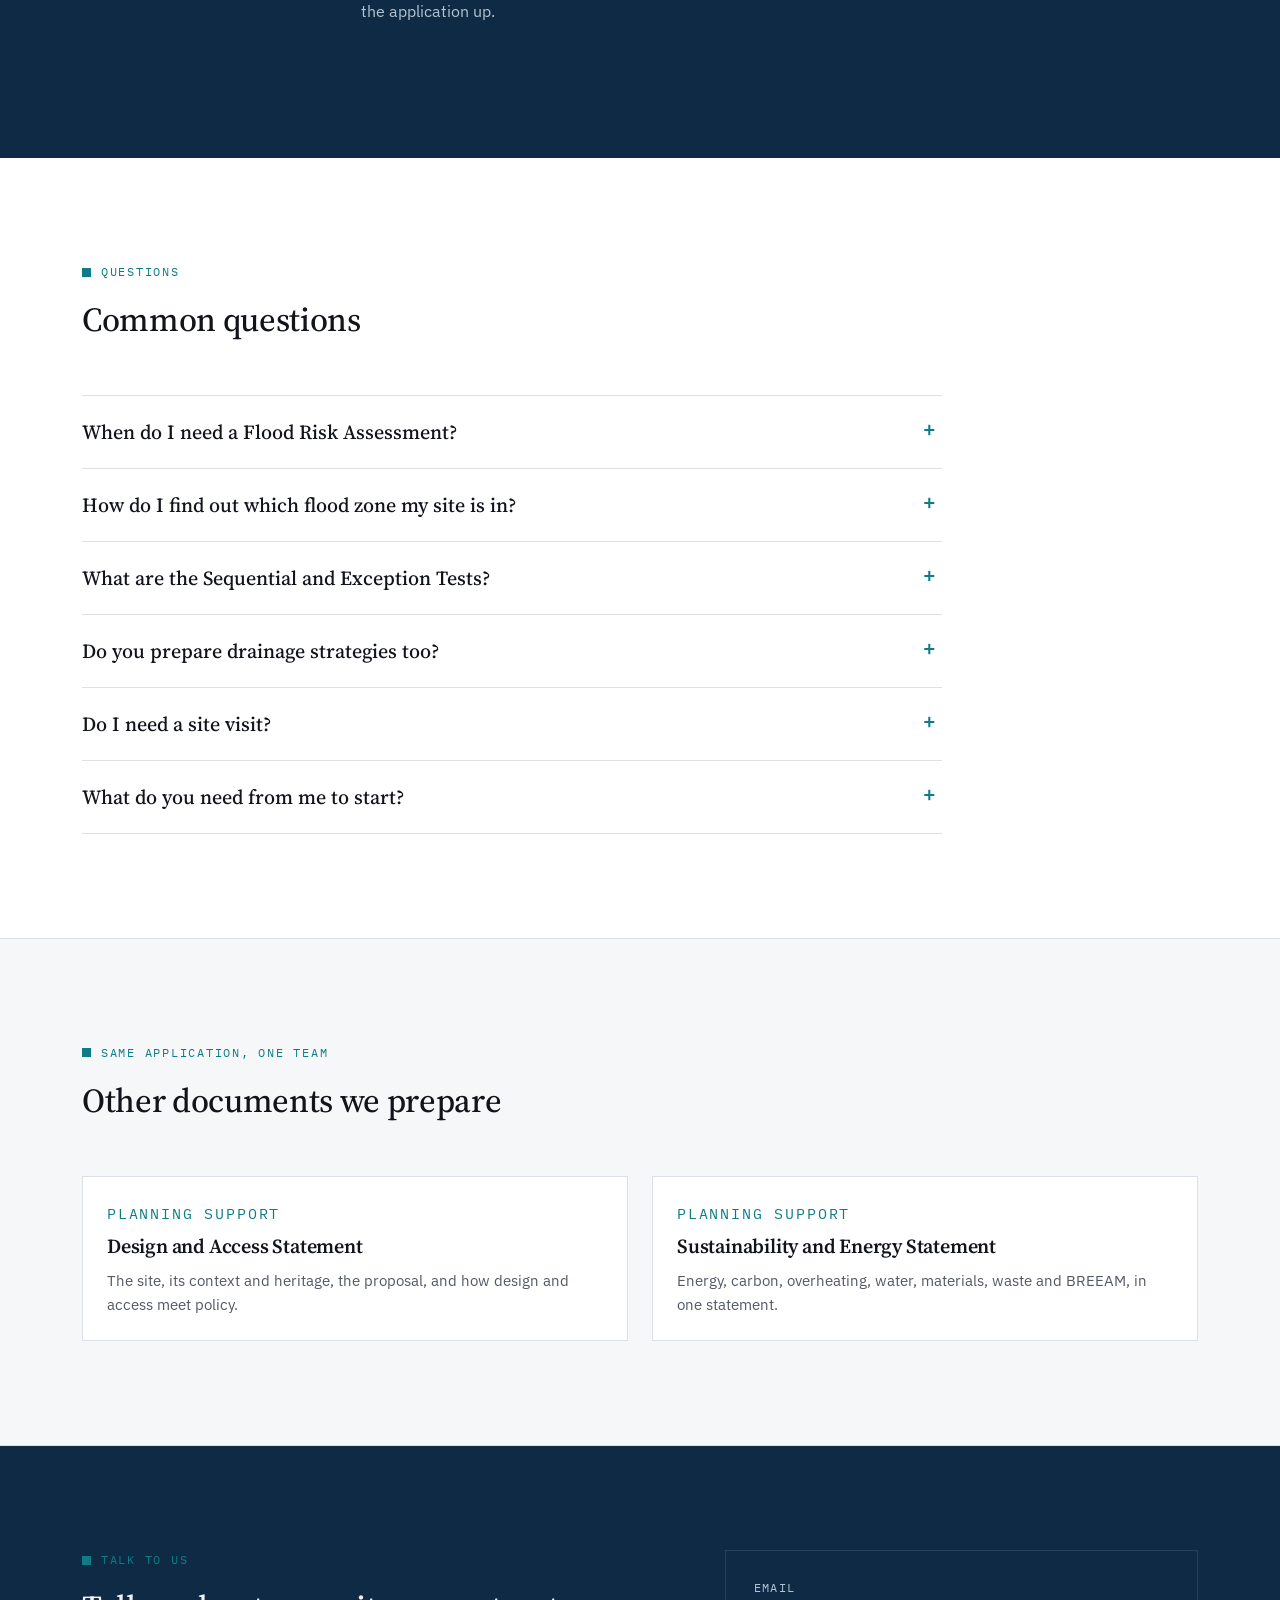
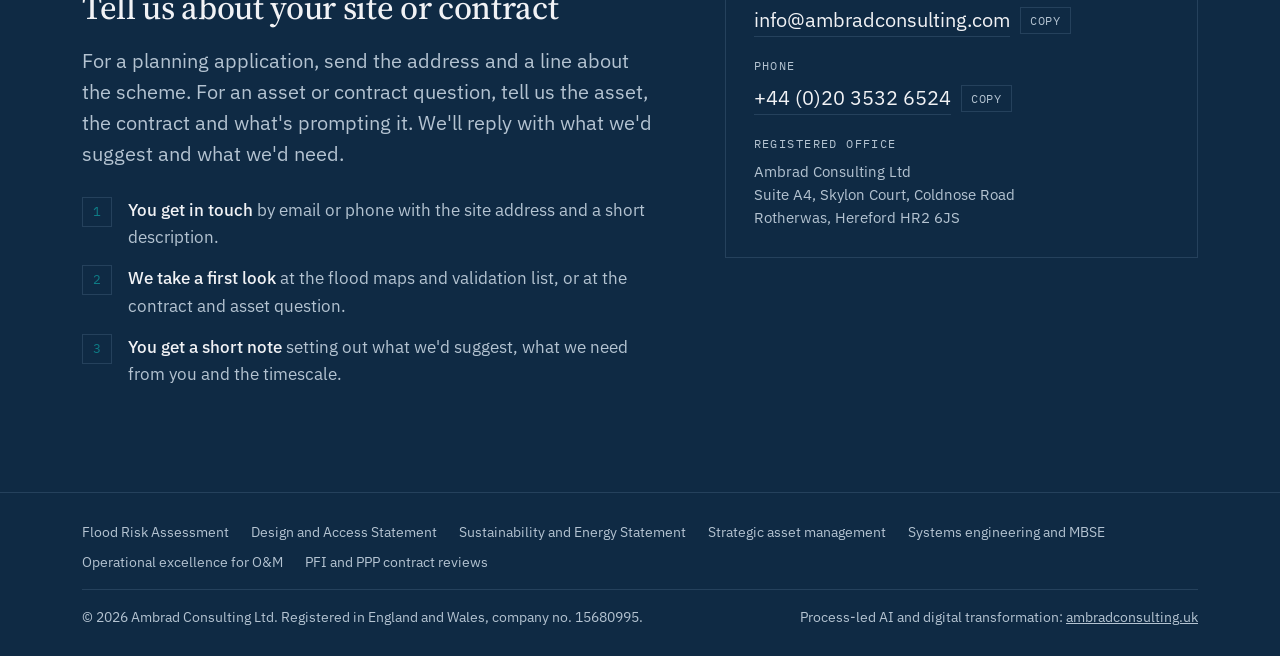
<file: flood-risk-assessment.html>
<!doctype html>
<html lang="en-GB">
<head>
<meta charset="utf-8">
<meta name="viewport" content="width=device-width, initial-scale=1, viewport-fit=cover">
<title>Flood Risk Assessments for Planning Applications | Ambrad Consulting</title>
<meta name="description" content="Site-specific Flood Risk Assessments for planning applications in England, including change of use. All flood sources, climate change, Sequential and Exception Tests, and mitigation.">
<link rel="canonical" href="https://www.ambradconsulting.com/flood-risk-assessment.html">
<meta property="og:type" content="website">
<meta property="og:site_name" content="Ambrad Consulting">
<meta property="og:title" content="Flood Risk Assessments for Planning Applications | Ambrad Consulting">
<meta property="og:description" content="Site-specific Flood Risk Assessments for planning applications in England, including change of use. All flood sources, climate change, Sequential and Exception Tests, and mitigation.">
<meta property="og:url" content="https://www.ambradconsulting.com/flood-risk-assessment.html">
<meta property="og:image" content="https://www.ambradconsulting.com/assets/ambrad-consulting-report-logo.png">
<meta property="og:locale" content="en_GB">
<meta name="theme-color" content="#0F2A44">
<link rel="icon" type="image/png" href="assets/favicon.png">
<link rel="apple-touch-icon" href="assets/favicon.png">
<link rel="preconnect" href="https://fonts.googleapis.com">
<link rel="preconnect" href="https://fonts.gstatic.com" crossorigin>
<link rel="stylesheet" href="https://fonts.googleapis.com/css2?family=IBM+Plex+Mono:wght@400;500&family=IBM+Plex+Sans:ital,wght@0,400;0,500;0,600;1,400&family=Source+Serif+4:opsz,wght@8..60,400;8..60,500;8..60,600;8..60,700&display=swap">
<link rel="stylesheet" href="assets/site.css">
<script type="application/ld+json">{"@context": "https://schema.org", "@graph": [{"@type": "Service", "@id": "https://www.ambradconsulting.com/flood-risk-assessment.html#service", "name": "Flood Risk Assessment", "serviceType": "Flood risk assessment", "description": "Site-specific Flood Risk Assessments for planning applications in England, including change of use. All flood sources, climate change, Sequential and Exception Tests, and mitigation.", "url": "https://www.ambradconsulting.com/flood-risk-assessment.html", "areaServed": {"@type": "Country", "name": "England"}, "provider": {"@type": "ProfessionalService", "@id": "https://www.ambradconsulting.com/#org", "name": "Ambrad Consulting", "legalName": "Ambrad Consulting Ltd", "url": "https://www.ambradconsulting.com/", "logo": "https://www.ambradconsulting.com/assets/ambrad-consulting-report-logo.png", "email": "info@ambradconsulting.com", "telephone": "+44 20 3532 6524", "address": {"@type": "PostalAddress", "streetAddress": "Suite A4, Skylon Court, Coldnose Road, Rotherwas", "addressLocality": "Hereford", "postalCode": "HR2 6JS", "addressCountry": "GB"}, "founder": {"@type": "Person", "name": "Warren Bradley", "jobTitle": "Founder and Principal Consultant"}, "areaServed": {"@type": "Country", "name": "England"}, "sameAs": ["https://www.ambradconsulting.uk/"]}}, {"@type": "WebPage", "@id": "https://www.ambradconsulting.com/flood-risk-assessment.html", "url": "https://www.ambradconsulting.com/flood-risk-assessment.html", "name": "Flood Risk Assessments for Planning Applications | Ambrad Consulting", "description": "Site-specific Flood Risk Assessments for planning applications in England, including change of use. All flood sources, climate change, Sequential and Exception Tests, and mitigation.", "inLanguage": "en-GB", "isPartOf": {"@type": "WebSite", "url": "https://www.ambradconsulting.com/", "name": "Ambrad Consulting"}, "about": {"@id": "https://www.ambradconsulting.com/flood-risk-assessment.html#service"}}, {"@type": "BreadcrumbList", "itemListElement": [{"@type": "ListItem", "position": 1, "name": "Home", "item": "https://www.ambradconsulting.com/"}, {"@type": "ListItem", "position": 2, "name": "Services", "item": "https://www.ambradconsulting.com/#services"}, {"@type": "ListItem", "position": 3, "name": "Flood Risk Assessment", "item": "https://www.ambradconsulting.com/flood-risk-assessment.html"}]}, {"@type": "FAQPage", "mainEntity": [{"@type": "Question", "name": "When do I need a Flood Risk Assessment?", "acceptedAnswer": {"@type": "Answer", "text": "In England, you normally need a site-specific Flood Risk Assessment for development in Flood Zone 2 or 3, for sites of one hectare or more in Flood Zone 1, and for sites at risk from other sources such as surface water. A change of use to a more vulnerable use, such as office to homes or a hotel, can trigger one too. Your council's validation list has the final say."}}, {"@type": "Question", "name": "How do I find out which flood zone my site is in?", "acceptedAnswer": {"@type": "Answer", "text": "Search your address on the Environment Agency's Flood Map for Planning. It shows Flood Zones 1, 2 and 3 for rivers and the sea. Surface water risk is shown separately, so we check both."}}, {"@type": "Question", "name": "What are the Sequential and Exception Tests?", "acceptedAnswer": {"@type": "Answer", "text": "The Sequential Test asks whether the development could go somewhere at lower flood risk. The Exception Test, where it applies, asks the scheme to show wider benefits and that it will be safe for its lifetime. The FRA sets out which rules apply to your site."}}, {"@type": "Question", "name": "Do you prepare drainage strategies too?", "acceptedAnswer": {"@type": "Answer", "text": "Yes. For many schemes the surface water drainage strategy sits as a chapter of the FRA. Where your council or the Lead Local Flood Authority wants a separate report, we provide one, following the drainage hierarchy and the current climate change allowance on rainfall."}}, {"@type": "Question", "name": "Do I need a site visit?", "acceptedAnswer": {"@type": "Answer", "text": "Not always. Most of the research is desk-based using Environment Agency and council data. We visit when levels, access routes or the building itself need checking on the ground."}}, {"@type": "Question", "name": "What do you need from me to start?", "acceptedAnswer": {"@type": "Answer", "text": "The site address, existing and proposed drawings, a short description of the development, and any pre-application advice from the council. We'll tell you if anything else is needed."}}]}]}</script>
</head>
<body class="water">
<header class="site-header">
  <div class="wrap">
    <a class="brand" href="index.html" aria-label="Ambrad Consulting Ltd, home"><img class="brand-report" src="assets/ambrad-consulting-report-logo.png" width="184" height="44" alt="Ambrad Consulting Ltd"></a>
    <nav class="nav" aria-label="Main">
      <details class="dd"><summary>Services</summary><div class="dd-panel"><span class="dd-label">Planning applications</span><a href="flood-risk-assessment.html" aria-current="page">Flood Risk Assessments and drainage</a><a href="design-and-access-statement.html">Design and Access Statements</a><a href="sustainability-energy-statement.html">Sustainability and Energy Statements</a><span class="dd-label">Infrastructure owners and operators</span><a href="strategic-asset-management.html">Strategic asset management</a><a href="systems-engineering-mbse.html">Systems engineering and MBSE</a><a href="operational-excellence-infrastructure.html">Operational excellence for O&amp;M</a><a href="pfi-contract-reviews.html">PFI contract reviews</a></div></details>
      <a href="index.html#how">How it works</a>
      <a href="index.html#work">Recent work</a>
      <a href="index.html#about">About</a>
      <a class="btn" href="#contact">Talk to us</a>
    </nav>
    <details class="menu">
      <summary>Menu</summary>
      <div class="menu-panel">
        <span class="menu-label">Planning applications</span><a class="sub" href="flood-risk-assessment.html">Flood Risk Assessments and drainage</a><a class="sub" href="design-and-access-statement.html">Design and Access Statements</a><a class="sub" href="sustainability-energy-statement.html">Sustainability and Energy Statements</a><span class="menu-label">Infrastructure owners and operators</span><a class="sub" href="strategic-asset-management.html">Strategic asset management</a><a class="sub" href="systems-engineering-mbse.html">Systems engineering and MBSE</a><a class="sub" href="operational-excellence-infrastructure.html">Operational excellence for O&amp;M</a><a class="sub" href="pfi-contract-reviews.html">PFI contract reviews</a>
        <a href="index.html#how">How it works</a>
        <a href="index.html#work">Recent work</a>
        <a href="index.html#about">About</a>
        <a href="#contact">Talk to us</a>
      </div>
    </details>
  </div>
</header>

<main id="top">
  <section class="hero band page-hero" aria-labelledby="hero-title">
    <div class="wrap">
      <nav class="crumbs" aria-label="Breadcrumb"><a href="index.html">Home</a><span aria-hidden="true">/</span><a href="index.html#services">Services</a><span aria-hidden="true">/</span><span aria-current="page">Flood Risk Assessment</span></nav>
      <p class="eyebrow">Planning support</p>
      <h1 id="hero-title">Flood Risk Assessments for planning applications</h1>
      <p class="lede">A clear, site-specific Flood Risk Assessment that answers the questions your council and the Environment Agency will ask, written by a chartered civil engineer who started out designing flood schemes.</p>
      <div class="hero-actions">
        <a class="btn" href="#contact">Tell us about your site</a>
        <a class="btn ghost" href="#offer">See what's included</a>
      </div>
      <div class="hero-meta"><span><b>Chartered Engineer</b> CEng MICE</span><span><b>28+ years</b> in UK infrastructure</span><span><b>Started out</b> designing flood schemes</span><span><b>Signed</b> by a chartered engineer</span></div>
    </div>
  </section>

  <section aria-labelledby="problem-title">
    <div class="wrap intro">
      <div>
        <p class="eyebrow">Why it matters</p>
        <h2 id="problem-title" style="margin-top:18px">When the flood report holds up the application</h2>
      </div>
      <div class="intro-body"><p>If your site sits in Flood Zone 2 or 3, is larger than one hectare, or has a known surface water problem, your council will expect a site-specific Flood Risk Assessment. Change of use counts too: turning an office into homes or a hotel can make the building more vulnerable to flooding, and the report has to show it will be safe.</p><p>A thin or generic report is one of the most common reasons an application is held up or refused. We assess the site properly, set out what the design needs, if anything, and make the case in plain terms the planning officer can follow.</p></div>
    </div>
  </section>

  <section class="services" id="offer" aria-labelledby="offer-title">
    <div class="wrap">
      <div class="section-head">
        <p class="eyebrow">Flood Risk Assessment</p>
        <h2 id="offer-title">What the assessment covers</h2>
      </div>
      <div class="offer-grid odd"><article class="offer"><p class="num">01</p><h3>All sources of flooding</h3><p>Rivers, the sea, surface water, groundwater, sewers, reservoirs and the flood history of the site, using Environment Agency data and the council&#x27;s Strategic Flood Risk Assessment.</p></article><article class="offer"><p class="num">02</p><h3>Climate change</h3><p>The current Environment Agency allowances for peak river flow, rainfall intensity and sea level rise, applied to your site and the lifetime of the development.</p></article><article class="offer"><p class="num">03</p><h3>Sequential and Exception Tests</h3><p>Whether the tests apply to your scheme, and if they do, the evidence that it passes them. Some changes of use are exempt from the Sequential Test, and we say so.</p></article><article class="offer"><p class="num">04</p><h3>Making the development safe</h3><p>Finished floor levels, flood resistance and resilience, safe access and escape, a flood warning and evacuation plan, and the effect on flood risk elsewhere.</p></article><article class="offer"><p class="num">05</p><h3>Surface water drainage and SuDS</h3><p>How rainwater is managed now and after development: run-off rates, storage, sustainable drainage (SuDS) such as green roofs, permeable paving and rain gardens, and who maintains it. Included in the FRA, or as a separate drainage strategy if your council wants one.</p></article></div>
      <div class="case"><p class="eyebrow">Recent work</p><h3>One Garratt Lane, Wandsworth</h3><p>For a change of use from office to serviced accommodation in Flood Zone 3, beside the River Wandle and close to the Thames, we prepared the Flood Risk Assessment, Design and Access Statement, Sustainability and Energy Statement and Travel Plan for the planning application to the London Borough of Wandsworth (October 2026).</p><div class="standards"><span>Flood Zone 3</span><span>Change of use</span><span>Heritage setting</span><span>BREEAM</span><span>London Borough of Wandsworth</span></div></div>
    </div>
  </section>

  <section class="method band" aria-labelledby="how-title">
    <div class="wrap">
      <div class="section-head">
        <p class="eyebrow">How it works</p>
        <h2 id="how-title">From brief to issue-ready report</h2>
        <p class="lede">The same four steps for every document, whether it's one report or a full set for the application.</p>
      </div>
      <div class="stages"><div class="stage"><h3>Brief</h3><p>You send the site address, the drawings and a description of the scheme. We check what your council&#x27;s validation list asks for.</p></div><div class="stage"><h3>Research</h3><p>We gather the Environment Agency, council and site information the document needs, and flag anything that could hold the application up.</p></div><div class="stage"><h3>Report</h3><p>We write the document, set out anything the design needs to change, and agree a draft with you and your architect.</p></div><div class="stage"><h3>Issue</h3><p>You receive signed, issue-ready documents for submission, and we answer questions from the planning officer or consultees.</p></div></div>
    </div>
  </section>

  <section aria-labelledby="faq-title">
    <div class="wrap">
      <div class="section-head">
        <p class="eyebrow">Questions</p>
        <h2 id="faq-title">Common questions</h2>
      </div>
      <div class="faq"><details><summary>When do I need a Flood Risk Assessment?</summary><p>In England, you normally need a site-specific Flood Risk Assessment for development in Flood Zone 2 or 3, for sites of one hectare or more in Flood Zone 1, and for sites at risk from other sources such as surface water. A change of use to a more vulnerable use, such as office to homes or a hotel, can trigger one too. Your council&#x27;s validation list has the final say.</p></details><details><summary>How do I find out which flood zone my site is in?</summary><p>Search your address on the Environment Agency&#x27;s Flood Map for Planning. It shows Flood Zones 1, 2 and 3 for rivers and the sea. Surface water risk is shown separately, so we check both.</p></details><details><summary>What are the Sequential and Exception Tests?</summary><p>The Sequential Test asks whether the development could go somewhere at lower flood risk. The Exception Test, where it applies, asks the scheme to show wider benefits and that it will be safe for its lifetime. The FRA sets out which rules apply to your site.</p></details><details><summary>Do you prepare drainage strategies too?</summary><p>Yes. For many schemes the surface water drainage strategy sits as a chapter of the FRA. Where your council or the Lead Local Flood Authority wants a separate report, we provide one, following the drainage hierarchy and the current climate change allowance on rainfall.</p></details><details><summary>Do I need a site visit?</summary><p>Not always. Most of the research is desk-based using Environment Agency and council data. We visit when levels, access routes or the building itself need checking on the ground.</p></details><details><summary>What do you need from me to start?</summary><p>The site address, existing and proposed drawings, a short description of the development, and any pre-application advice from the council. We&#x27;ll tell you if anything else is needed.</p></details></div>
    </div>
  </section>

  <section class="services" aria-labelledby="rel-title">
    <div class="wrap">
      <div class="section-head">
        <p class="eyebrow">Same application, one team</p>
        <h2 id="rel-title">Other documents we prepare</h2>
      </div>
      <div class="related"><a class="rel" href="design-and-access-statement.html"><p class="svc-tag">Planning support</p><h3>Design and Access Statement</h3><p>The site, its context and heritage, the proposal, and how design and access meet policy.</p></a><a class="rel" href="sustainability-energy-statement.html"><p class="svc-tag">Planning support</p><h3>Sustainability and Energy Statement</h3><p>Energy, carbon, overheating, water, materials, waste and BREEAM, in one statement.</p></a></div>
    </div>
  </section>

  <section class="contact" id="contact" aria-labelledby="contact-title">
    <div class="wrap contact-grid">
      <div>
        <p class="eyebrow">Talk to us</p>
        <h2 id="contact-title" style="margin-top:18px">Tell us about your site or contract</h2>
        <p class="lede">For a planning application, send the address and a line about the scheme. For an asset or contract question, tell us the asset, the contract and what's prompting it. We'll reply with what we'd suggest and what we'd need.</p>
        <ol class="steps">
          <li><span><b>You get in touch</b> by email or phone with the site address and a short description.</span></li>
          <li><span><b>We take a first look</b> at the flood maps and validation list, or at the contract and asset question.</span></li>
          <li><span><b>You get a short note</b> setting out what we'd suggest, what we need from you and the timescale.</span></li>
        </ol>
      </div>
      <div class="contact-card">
        <div class="c-row">
          <span class="lbl">Email</span>
          <span class="c-val"><a href="mailto:info@ambradconsulting.com">info@ambradconsulting.com</a><button class="copy" type="button" data-copy="info@ambradconsulting.com">Copy</button></span>
        </div>
        <div class="c-row">
          <span class="lbl">Phone</span>
          <span class="c-val"><a href="tel:+442035326524">+44 (0)20 3532 6524</a><button class="copy" type="button" data-copy="+44 20 3532 6524">Copy</button></span>
        </div>
        <div class="c-row">
          <span class="lbl">Registered office</span>
          <p class="addr">Ambrad Consulting Ltd<br>Suite A4, Skylon Court, Coldnose Road<br>Rotherwas, Hereford HR2 6JS</p>
        </div>
      </div>
    </div>
  </section>
</main>

<footer class="site-footer">
  <div class="wrap">
    <nav class="foot-nav" aria-label="Services"><a href="flood-risk-assessment.html">Flood Risk Assessment</a><a href="design-and-access-statement.html">Design and Access Statement</a><a href="sustainability-energy-statement.html">Sustainability and Energy Statement</a><a href="strategic-asset-management.html">Strategic asset management</a><a href="systems-engineering-mbse.html">Systems engineering and MBSE</a><a href="operational-excellence-infrastructure.html">Operational excellence for O&amp;M</a><a href="pfi-contract-reviews.html">PFI and PPP contract reviews</a></nav>
    <span>© <span id="yr">2026</span> Ambrad Consulting Ltd. Registered in England and Wales, company no. 15680995.</span>
    <span>Process-led AI and digital transformation: <a href="https://www.ambradconsulting.uk/">ambradconsulting.uk</a></span>
  </div>
</footer>

<script>
(function(){
  var y=document.getElementById('yr'); if(y){y.textContent=new Date().getFullYear();}
  document.querySelectorAll('.copy').forEach(function(b){
    b.addEventListener('click',function(){
      var t=b.getAttribute('data-copy'), done=function(){b.textContent='Copied';setTimeout(function(){b.textContent='Copy';},1600);};
      try{ navigator.clipboard.writeText(t).then(done,function(){sel(b);}); }catch(e){ sel(b); }
    });
  });
  function sel(b){var a=b.previousElementSibling;if(!a)return;var r=document.createRange();r.selectNodeContents(a);var s=window.getSelection();s.removeAllRanges();s.addRange(r);b.textContent='Selected';}
  document.querySelectorAll('.menu-panel a').forEach(function(a){a.addEventListener('click',function(){var d=a.closest('details');if(d)d.open=false;});});
  document.querySelectorAll('.dd').forEach(function(d){
    document.addEventListener('click',function(e){ if(d.open && !d.contains(e.target)) d.open=false; });
    document.addEventListener('keydown',function(e){ if(e.key==='Escape' && d.open){ d.open=false; d.querySelector('summary').focus(); } });
  });
})();
</script>
</body>
</html>
</file>
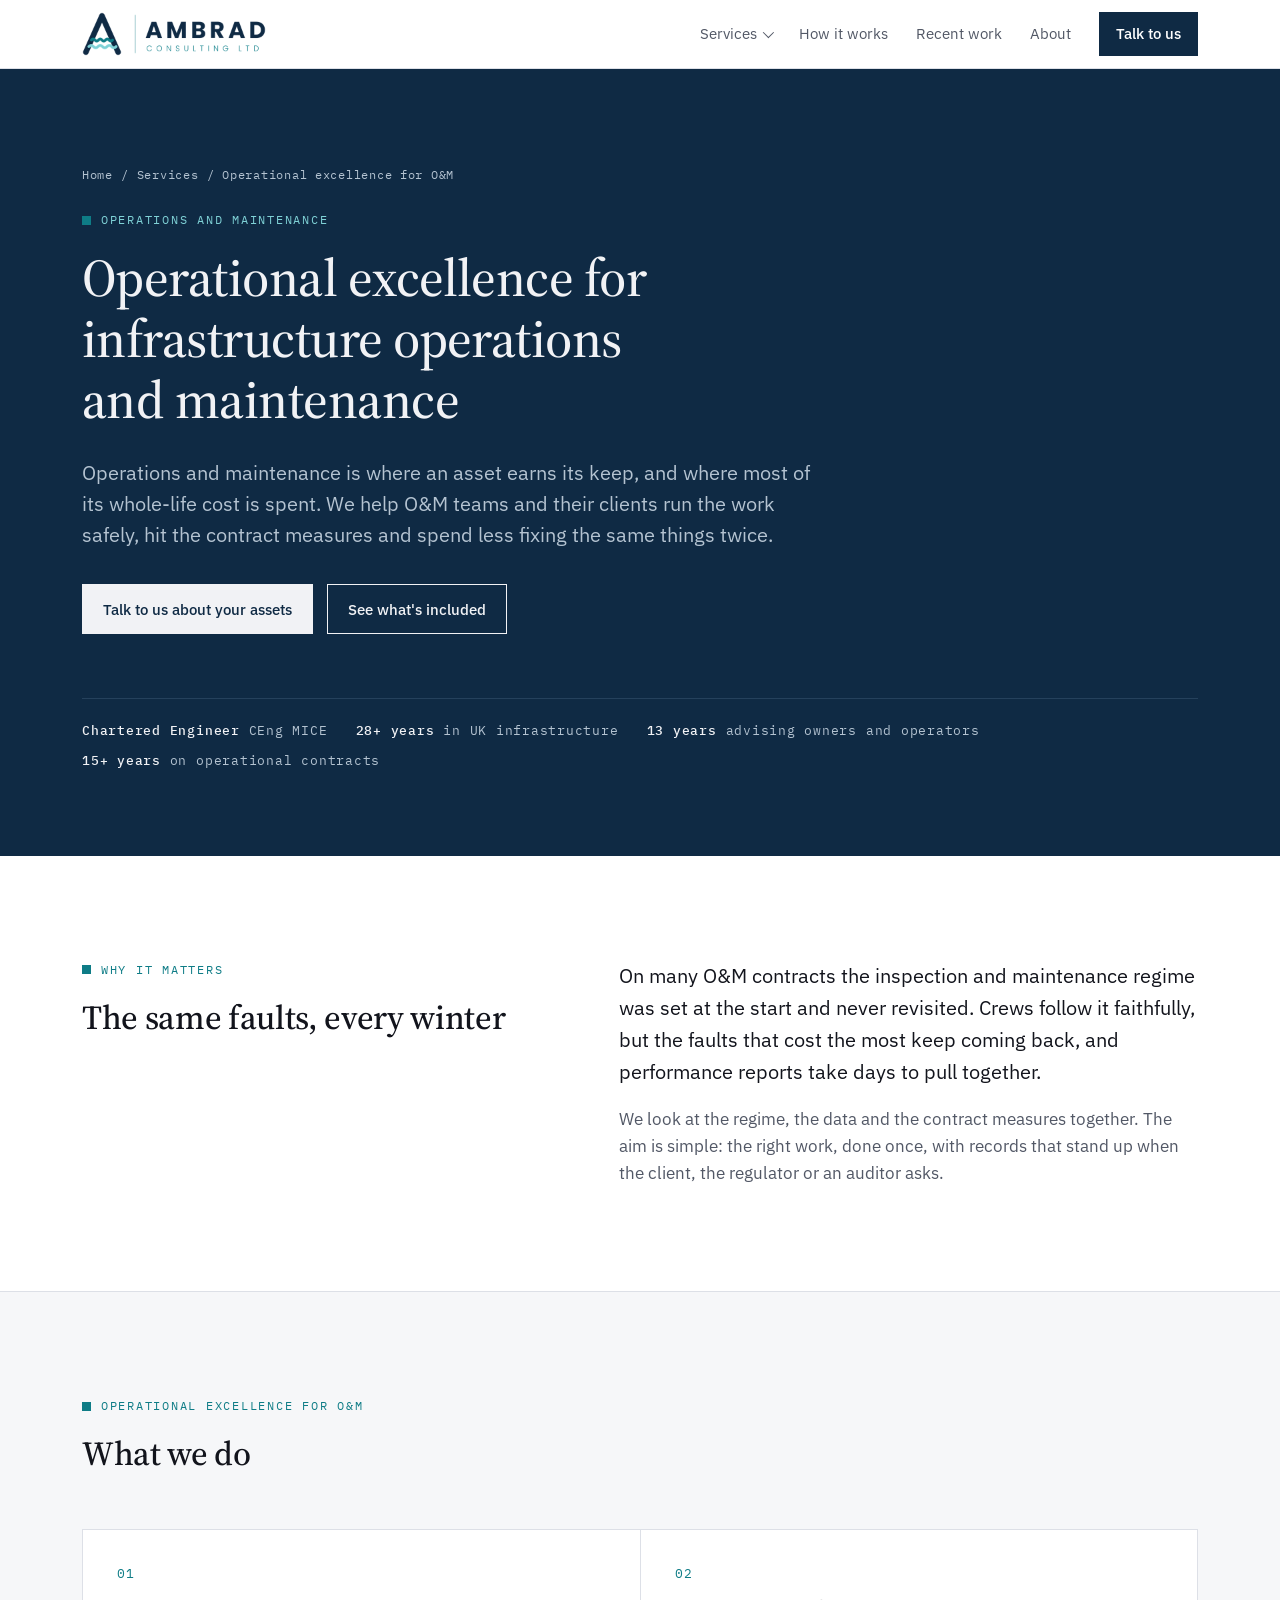
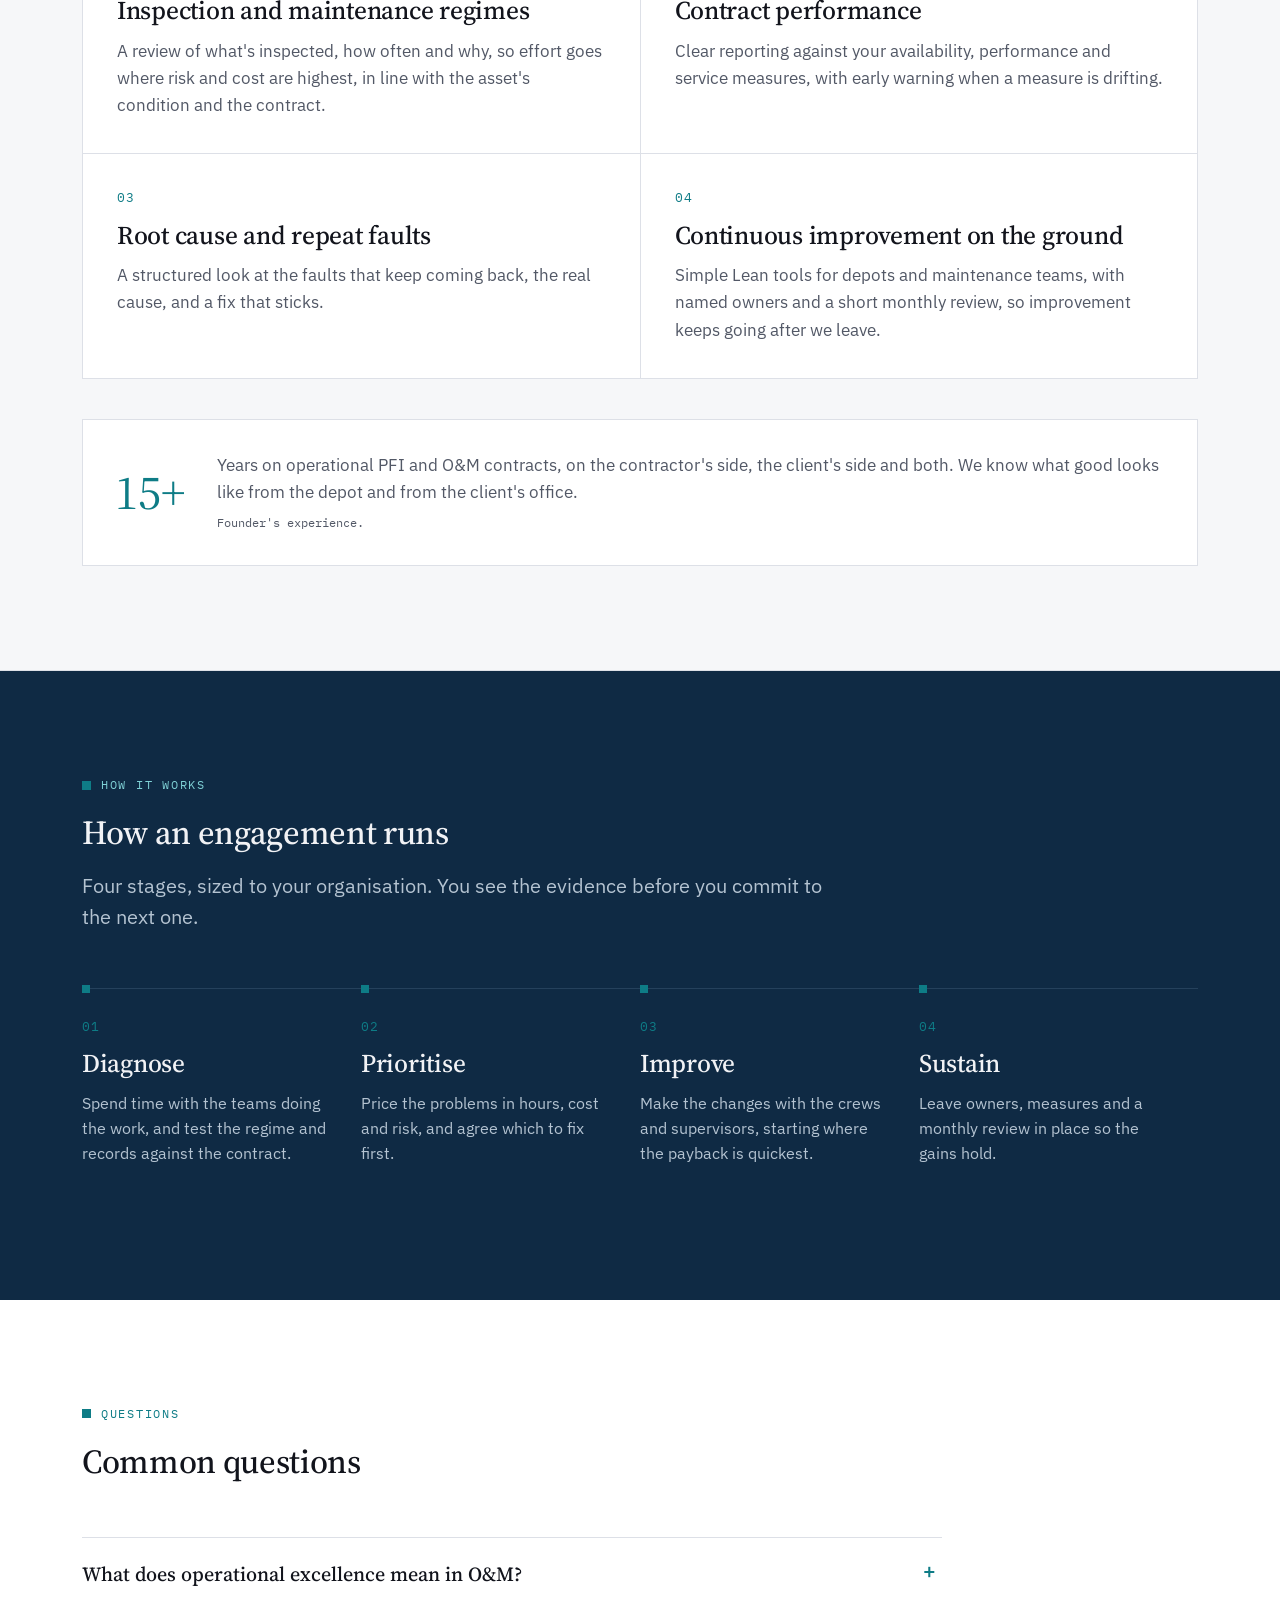
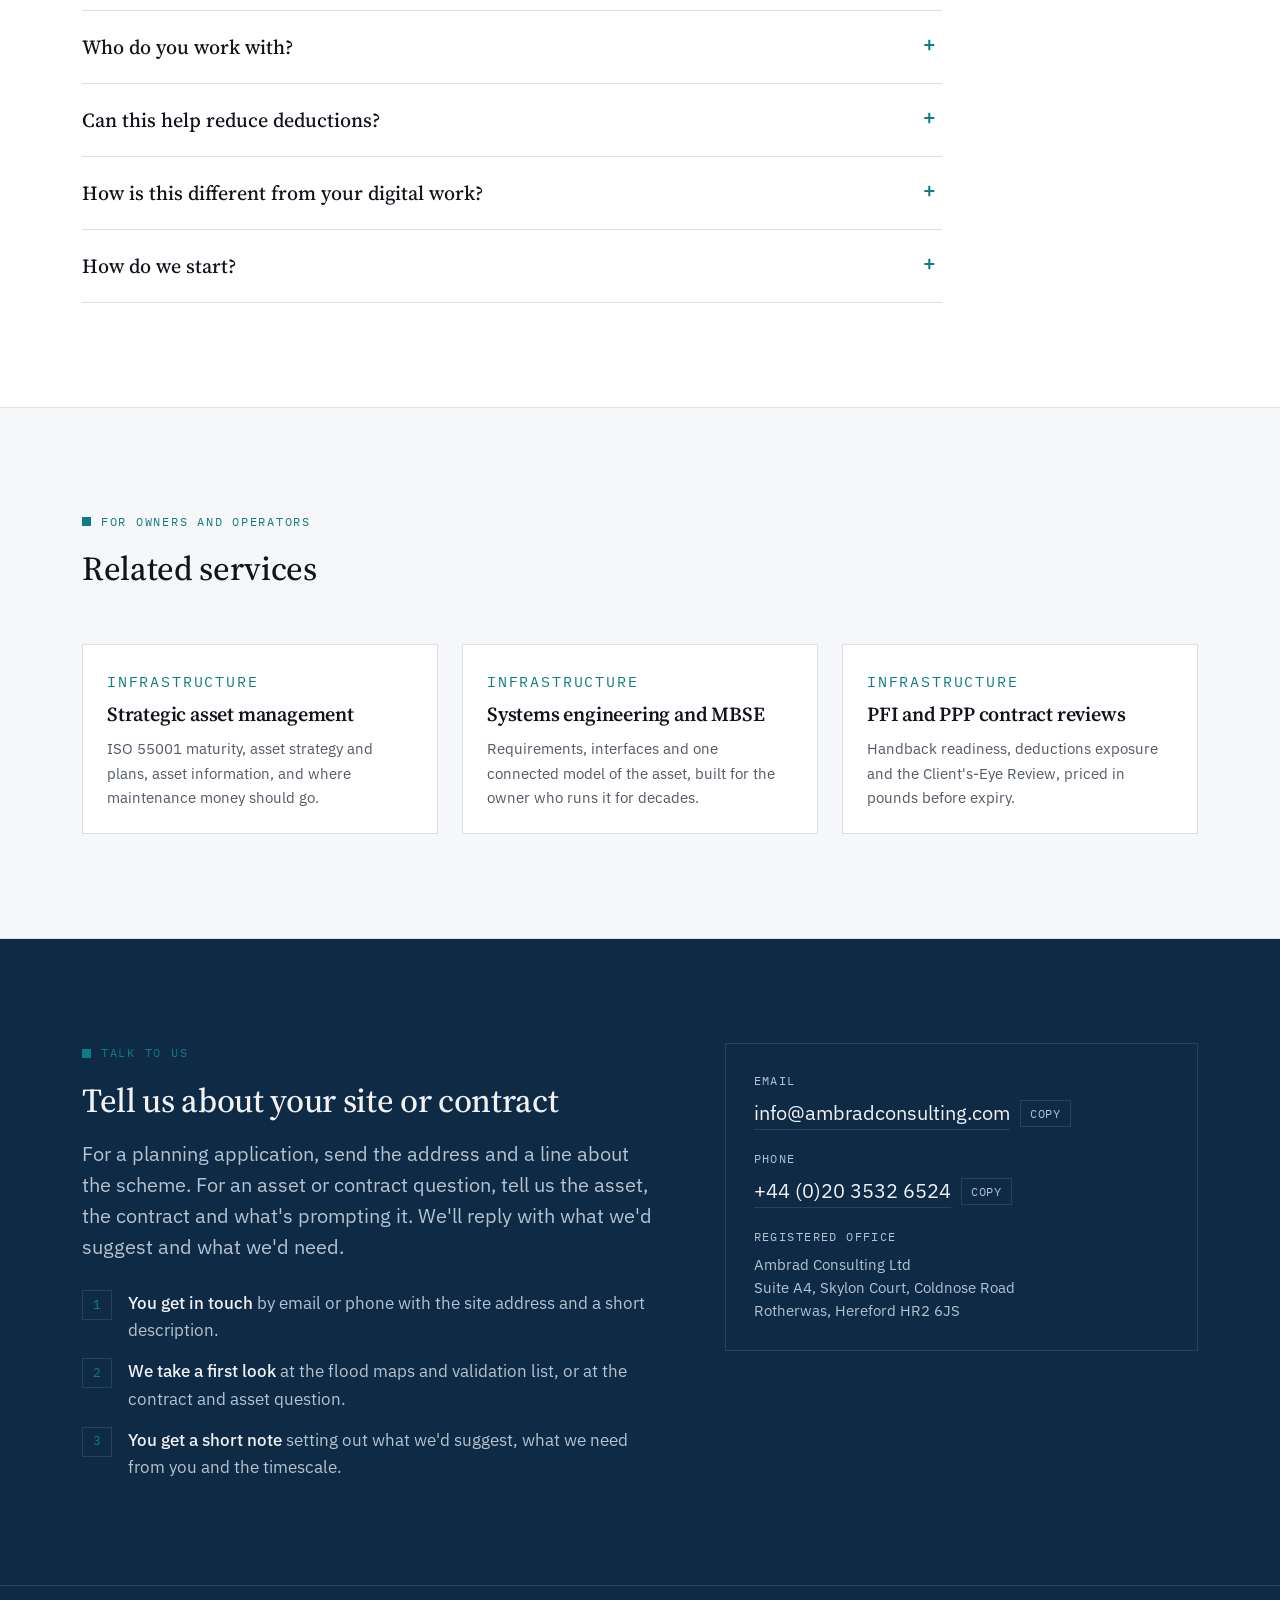
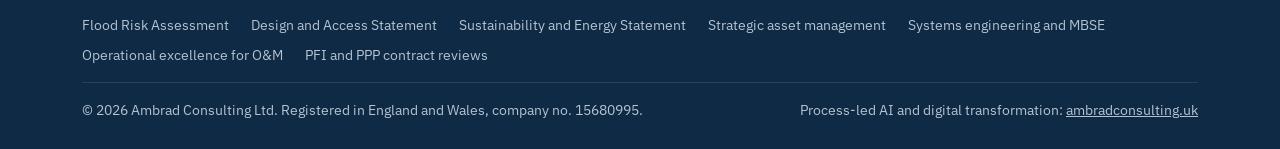
<file: operational-excellence-infrastructure.html>
<!doctype html>
<html lang="en-GB">
<head>
<meta charset="utf-8">
<meta name="viewport" content="width=device-width, initial-scale=1, viewport-fit=cover">
<title>Operational Excellence for Infrastructure O&amp;M | Ambrad Consulting</title>
<meta name="description" content="Operational excellence for infrastructure operations and maintenance (O&amp;M): inspection and maintenance regimes, contract performance, root cause analysis and continuous improvement.">
<link rel="canonical" href="https://www.ambradconsulting.com/operational-excellence-infrastructure.html">
<meta property="og:type" content="website">
<meta property="og:site_name" content="Ambrad Consulting">
<meta property="og:title" content="Operational Excellence for Infrastructure O&amp;M | Ambrad Consulting">
<meta property="og:description" content="Operational excellence for infrastructure operations and maintenance (O&amp;M): inspection and maintenance regimes, contract performance, root cause analysis and continuous improvement.">
<meta property="og:url" content="https://www.ambradconsulting.com/operational-excellence-infrastructure.html">
<meta property="og:image" content="https://www.ambradconsulting.com/assets/ambrad-consulting-report-logo.png">
<meta property="og:locale" content="en_GB">
<meta name="theme-color" content="#0F2A44">
<link rel="icon" type="image/png" href="assets/favicon.png">
<link rel="apple-touch-icon" href="assets/favicon.png">
<link rel="preconnect" href="https://fonts.googleapis.com">
<link rel="preconnect" href="https://fonts.gstatic.com" crossorigin>
<link rel="stylesheet" href="https://fonts.googleapis.com/css2?family=IBM+Plex+Mono:wght@400;500&family=IBM+Plex+Sans:ital,wght@0,400;0,500;0,600;1,400&family=Source+Serif+4:opsz,wght@8..60,400;8..60,500;8..60,600;8..60,700&display=swap">
<link rel="stylesheet" href="assets/site.css">
<script type="application/ld+json">{"@context": "https://schema.org", "@graph": [{"@type": "Service", "@id": "https://www.ambradconsulting.com/operational-excellence-infrastructure.html#service", "name": "Operational excellence for O&M", "serviceType": "Operations and maintenance consultancy", "description": "Operational excellence for infrastructure operations and maintenance (O&M): inspection and maintenance regimes, contract performance, root cause analysis and continuous improvement.", "url": "https://www.ambradconsulting.com/operational-excellence-infrastructure.html", "areaServed": {"@type": "Country", "name": "England"}, "provider": {"@type": "ProfessionalService", "@id": "https://www.ambradconsulting.com/#org", "name": "Ambrad Consulting", "legalName": "Ambrad Consulting Ltd", "url": "https://www.ambradconsulting.com/", "logo": "https://www.ambradconsulting.com/assets/ambrad-consulting-report-logo.png", "email": "info@ambradconsulting.com", "telephone": "+44 20 3532 6524", "address": {"@type": "PostalAddress", "streetAddress": "Suite A4, Skylon Court, Coldnose Road, Rotherwas", "addressLocality": "Hereford", "postalCode": "HR2 6JS", "addressCountry": "GB"}, "founder": {"@type": "Person", "name": "Warren Bradley", "jobTitle": "Founder and Principal Consultant"}, "areaServed": {"@type": "Country", "name": "England"}, "sameAs": ["https://www.ambradconsulting.uk/"]}}, {"@type": "WebPage", "@id": "https://www.ambradconsulting.com/operational-excellence-infrastructure.html", "url": "https://www.ambradconsulting.com/operational-excellence-infrastructure.html", "name": "Operational Excellence for Infrastructure O&M | Ambrad Consulting", "description": "Operational excellence for infrastructure operations and maintenance (O&M): inspection and maintenance regimes, contract performance, root cause analysis and continuous improvement.", "inLanguage": "en-GB", "isPartOf": {"@type": "WebSite", "url": "https://www.ambradconsulting.com/", "name": "Ambrad Consulting"}, "about": {"@id": "https://www.ambradconsulting.com/operational-excellence-infrastructure.html#service"}}, {"@type": "BreadcrumbList", "itemListElement": [{"@type": "ListItem", "position": 1, "name": "Home", "item": "https://www.ambradconsulting.com/"}, {"@type": "ListItem", "position": 2, "name": "Services", "item": "https://www.ambradconsulting.com/#services"}, {"@type": "ListItem", "position": 3, "name": "Operational excellence for O&M", "item": "https://www.ambradconsulting.com/operational-excellence-infrastructure.html"}]}, {"@type": "FAQPage", "mainEntity": [{"@type": "Question", "name": "What does operational excellence mean in O&M?", "acceptedAnswer": {"@type": "Answer", "text": "Running and maintaining the network safely and reliably, at a fair cost, and getting a bit better every year. In practice that's the right regime, clear records, named owners and a habit of fixing root causes."}}, {"@type": "Question", "name": "Who do you work with?", "acceptedAnswer": {"@type": "Answer", "text": "Asset owners, O&M contractors and PFI or PPP project companies, in highways, rail, airports, water and energy."}}, {"@type": "Question", "name": "Can this help reduce deductions?", "acceptedAnswer": {"@type": "Answer", "text": "Often, yes. Many deductions come from repeat faults, late reporting or missing records. Fixing those tends to protect income as well as performance."}}, {"@type": "Question", "name": "How is this different from your digital work?", "acceptedAnswer": {"@type": "Answer", "text": "This page is about the work on the ground: regimes, crews, records and contract measures. Our process-led AI work, which takes admin off teams, is on ambradconsulting.uk."}}, {"@type": "Question", "name": "How do we start?", "acceptedAnswer": {"@type": "Answer", "text": "Book a 30-minute conversation and bring the fault, process or measure that causes the most pain. We'll tell you whether it's worth a closer look."}}]}]}</script>
</head>
<body class="water">
<header class="site-header">
  <div class="wrap">
    <a class="brand" href="index.html" aria-label="Ambrad Consulting Ltd, home"><img class="brand-report" src="assets/ambrad-consulting-report-logo.png" width="184" height="44" alt="Ambrad Consulting Ltd"></a>
    <nav class="nav" aria-label="Main">
      <details class="dd"><summary>Services</summary><div class="dd-panel"><span class="dd-label">Planning applications</span><a href="flood-risk-assessment.html">Flood Risk Assessments and drainage</a><a href="design-and-access-statement.html">Design and Access Statements</a><a href="sustainability-energy-statement.html">Sustainability and Energy Statements</a><span class="dd-label">Infrastructure owners and operators</span><a href="strategic-asset-management.html">Strategic asset management</a><a href="systems-engineering-mbse.html">Systems engineering and MBSE</a><a href="operational-excellence-infrastructure.html" aria-current="page">Operational excellence for O&amp;M</a><a href="pfi-contract-reviews.html">PFI contract reviews</a></div></details>
      <a href="index.html#how">How it works</a>
      <a href="index.html#work">Recent work</a>
      <a href="index.html#about">About</a>
      <a class="btn" href="#contact">Talk to us</a>
    </nav>
    <details class="menu">
      <summary>Menu</summary>
      <div class="menu-panel">
        <span class="menu-label">Planning applications</span><a class="sub" href="flood-risk-assessment.html">Flood Risk Assessments and drainage</a><a class="sub" href="design-and-access-statement.html">Design and Access Statements</a><a class="sub" href="sustainability-energy-statement.html">Sustainability and Energy Statements</a><span class="menu-label">Infrastructure owners and operators</span><a class="sub" href="strategic-asset-management.html">Strategic asset management</a><a class="sub" href="systems-engineering-mbse.html">Systems engineering and MBSE</a><a class="sub" href="operational-excellence-infrastructure.html">Operational excellence for O&amp;M</a><a class="sub" href="pfi-contract-reviews.html">PFI contract reviews</a>
        <a href="index.html#how">How it works</a>
        <a href="index.html#work">Recent work</a>
        <a href="index.html#about">About</a>
        <a href="#contact">Talk to us</a>
      </div>
    </details>
  </div>
</header>

<main id="top">
  <section class="hero band page-hero" aria-labelledby="hero-title">
    <div class="wrap">
      <nav class="crumbs" aria-label="Breadcrumb"><a href="index.html">Home</a><span aria-hidden="true">/</span><a href="index.html#services">Services</a><span aria-hidden="true">/</span><span aria-current="page">Operational excellence for O&amp;M</span></nav>
      <p class="eyebrow">Operations and maintenance</p>
      <h1 id="hero-title">Operational excellence for infrastructure operations and maintenance</h1>
      <p class="lede">Operations and maintenance is where an asset earns its keep, and where most of its whole-life cost is spent. We help O&amp;M teams and their clients run the work safely, hit the contract measures and spend less fixing the same things twice.</p>
      <div class="hero-actions">
        <a class="btn" href="#contact">Talk to us about your assets</a>
        <a class="btn ghost" href="#offer">See what's included</a>
      </div>
      <div class="hero-meta"><span><b>Chartered Engineer</b> CEng MICE</span><span><b>28+ years</b> in UK infrastructure</span><span><b>13 years</b> advising owners and operators</span><span><b>15+ years</b> on operational contracts</span></div>
    </div>
  </section>

  <section aria-labelledby="problem-title">
    <div class="wrap intro">
      <div>
        <p class="eyebrow">Why it matters</p>
        <h2 id="problem-title" style="margin-top:18px">The same faults, every winter</h2>
      </div>
      <div class="intro-body"><p>On many O&amp;M contracts the inspection and maintenance regime was set at the start and never revisited. Crews follow it faithfully, but the faults that cost the most keep coming back, and performance reports take days to pull together.</p><p>We look at the regime, the data and the contract measures together. The aim is simple: the right work, done once, with records that stand up when the client, the regulator or an auditor asks.</p></div>
    </div>
  </section>

  <section class="services" id="offer" aria-labelledby="offer-title">
    <div class="wrap">
      <div class="section-head">
        <p class="eyebrow">Operational excellence for O&amp;M</p>
        <h2 id="offer-title">What we do</h2>
      </div>
      <div class="offer-grid"><article class="offer"><p class="num">01</p><h3>Inspection and maintenance regimes</h3><p>A review of what&#x27;s inspected, how often and why, so effort goes where risk and cost are highest, in line with the asset&#x27;s condition and the contract.</p></article><article class="offer"><p class="num">02</p><h3>Contract performance</h3><p>Clear reporting against your availability, performance and service measures, with early warning when a measure is drifting.</p></article><article class="offer"><p class="num">03</p><h3>Root cause and repeat faults</h3><p>A structured look at the faults that keep coming back, the real cause, and a fix that sticks.</p></article><article class="offer"><p class="num">04</p><h3>Continuous improvement on the ground</h3><p>Simple Lean tools for depots and maintenance teams, with named owners and a short monthly review, so improvement keeps going after we leave.</p></article></div>
      <div class="callout"><p class="figure">15+</p><div><p>Years on operational PFI and O&amp;M contracts, on the contractor&#x27;s side, the client&#x27;s side and both. We know what good looks like from the depot and from the client&#x27;s office.</p><p class="src">Founder&#x27;s experience.</p></div></div>
    </div>
  </section>

  <section class="method band" aria-labelledby="how-title">
    <div class="wrap">
      <div class="section-head">
        <p class="eyebrow">How it works</p>
        <h2 id="how-title">How an engagement runs</h2>
        <p class="lede">Four stages, sized to your organisation. You see the evidence before you commit to the next one.</p>
      </div>
      <div class="stages"><div class="stage"><h3>Diagnose</h3><p>Spend time with the teams doing the work, and test the regime and records against the contract.</p></div><div class="stage"><h3>Prioritise</h3><p>Price the problems in hours, cost and risk, and agree which to fix first.</p></div><div class="stage"><h3>Improve</h3><p>Make the changes with the crews and supervisors, starting where the payback is quickest.</p></div><div class="stage"><h3>Sustain</h3><p>Leave owners, measures and a monthly review in place so the gains hold.</p></div></div>
    </div>
  </section>

  <section aria-labelledby="faq-title">
    <div class="wrap">
      <div class="section-head">
        <p class="eyebrow">Questions</p>
        <h2 id="faq-title">Common questions</h2>
      </div>
      <div class="faq"><details><summary>What does operational excellence mean in O&amp;M?</summary><p>Running and maintaining the network safely and reliably, at a fair cost, and getting a bit better every year. In practice that&#x27;s the right regime, clear records, named owners and a habit of fixing root causes.</p></details><details><summary>Who do you work with?</summary><p>Asset owners, O&amp;M contractors and PFI or PPP project companies, in highways, rail, airports, water and energy.</p></details><details><summary>Can this help reduce deductions?</summary><p>Often, yes. Many deductions come from repeat faults, late reporting or missing records. Fixing those tends to protect income as well as performance.</p></details><details><summary>How is this different from your digital work?</summary><p>This page is about the work on the ground: regimes, crews, records and contract measures. Our process-led AI work, which takes admin off teams, is on ambradconsulting.uk.</p></details><details><summary>How do we start?</summary><p>Book a 30-minute conversation and bring the fault, process or measure that causes the most pain. We&#x27;ll tell you whether it&#x27;s worth a closer look.</p></details></div>
    </div>
  </section>

  <section class="services" aria-labelledby="rel-title">
    <div class="wrap">
      <div class="section-head">
        <p class="eyebrow">For owners and operators</p>
        <h2 id="rel-title">Related services</h2>
      </div>
      <div class="related"><a class="rel" href="strategic-asset-management.html"><p class="svc-tag">Infrastructure</p><h3>Strategic asset management</h3><p>ISO 55001 maturity, asset strategy and plans, asset information, and where maintenance money should go.</p></a><a class="rel" href="systems-engineering-mbse.html"><p class="svc-tag">Infrastructure</p><h3>Systems engineering and MBSE</h3><p>Requirements, interfaces and one connected model of the asset, built for the owner who runs it for decades.</p></a><a class="rel" href="pfi-contract-reviews.html"><p class="svc-tag">Infrastructure</p><h3>PFI and PPP contract reviews</h3><p>Handback readiness, deductions exposure and the Client&#x27;s-Eye Review, priced in pounds before expiry.</p></a></div>
    </div>
  </section>

  <section class="contact" id="contact" aria-labelledby="contact-title">
    <div class="wrap contact-grid">
      <div>
        <p class="eyebrow">Talk to us</p>
        <h2 id="contact-title" style="margin-top:18px">Tell us about your site or contract</h2>
        <p class="lede">For a planning application, send the address and a line about the scheme. For an asset or contract question, tell us the asset, the contract and what's prompting it. We'll reply with what we'd suggest and what we'd need.</p>
        <ol class="steps">
          <li><span><b>You get in touch</b> by email or phone with the site address and a short description.</span></li>
          <li><span><b>We take a first look</b> at the flood maps and validation list, or at the contract and asset question.</span></li>
          <li><span><b>You get a short note</b> setting out what we'd suggest, what we need from you and the timescale.</span></li>
        </ol>
      </div>
      <div class="contact-card">
        <div class="c-row">
          <span class="lbl">Email</span>
          <span class="c-val"><a href="mailto:info@ambradconsulting.com">info@ambradconsulting.com</a><button class="copy" type="button" data-copy="info@ambradconsulting.com">Copy</button></span>
        </div>
        <div class="c-row">
          <span class="lbl">Phone</span>
          <span class="c-val"><a href="tel:+442035326524">+44 (0)20 3532 6524</a><button class="copy" type="button" data-copy="+44 20 3532 6524">Copy</button></span>
        </div>
        <div class="c-row">
          <span class="lbl">Registered office</span>
          <p class="addr">Ambrad Consulting Ltd<br>Suite A4, Skylon Court, Coldnose Road<br>Rotherwas, Hereford HR2 6JS</p>
        </div>
      </div>
    </div>
  </section>
</main>

<footer class="site-footer">
  <div class="wrap">
    <nav class="foot-nav" aria-label="Services"><a href="flood-risk-assessment.html">Flood Risk Assessment</a><a href="design-and-access-statement.html">Design and Access Statement</a><a href="sustainability-energy-statement.html">Sustainability and Energy Statement</a><a href="strategic-asset-management.html">Strategic asset management</a><a href="systems-engineering-mbse.html">Systems engineering and MBSE</a><a href="operational-excellence-infrastructure.html">Operational excellence for O&amp;M</a><a href="pfi-contract-reviews.html">PFI and PPP contract reviews</a></nav>
    <span>© <span id="yr">2026</span> Ambrad Consulting Ltd. Registered in England and Wales, company no. 15680995.</span>
    <span>Process-led AI and digital transformation: <a href="https://www.ambradconsulting.uk/">ambradconsulting.uk</a></span>
  </div>
</footer>

<script>
(function(){
  var y=document.getElementById('yr'); if(y){y.textContent=new Date().getFullYear();}
  document.querySelectorAll('.copy').forEach(function(b){
    b.addEventListener('click',function(){
      var t=b.getAttribute('data-copy'), done=function(){b.textContent='Copied';setTimeout(function(){b.textContent='Copy';},1600);};
      try{ navigator.clipboard.writeText(t).then(done,function(){sel(b);}); }catch(e){ sel(b); }
    });
  });
  function sel(b){var a=b.previousElementSibling;if(!a)return;var r=document.createRange();r.selectNodeContents(a);var s=window.getSelection();s.removeAllRanges();s.addRange(r);b.textContent='Selected';}
  document.querySelectorAll('.menu-panel a').forEach(function(a){a.addEventListener('click',function(){var d=a.closest('details');if(d)d.open=false;});});
  document.querySelectorAll('.dd').forEach(function(d){
    document.addEventListener('click',function(e){ if(d.open && !d.contains(e.target)) d.open=false; });
    document.addEventListener('keydown',function(e){ if(e.key==='Escape' && d.open){ d.open=false; d.querySelector('summary').focus(); } });
  });
})();
</script>
</body>
</html>
</file>
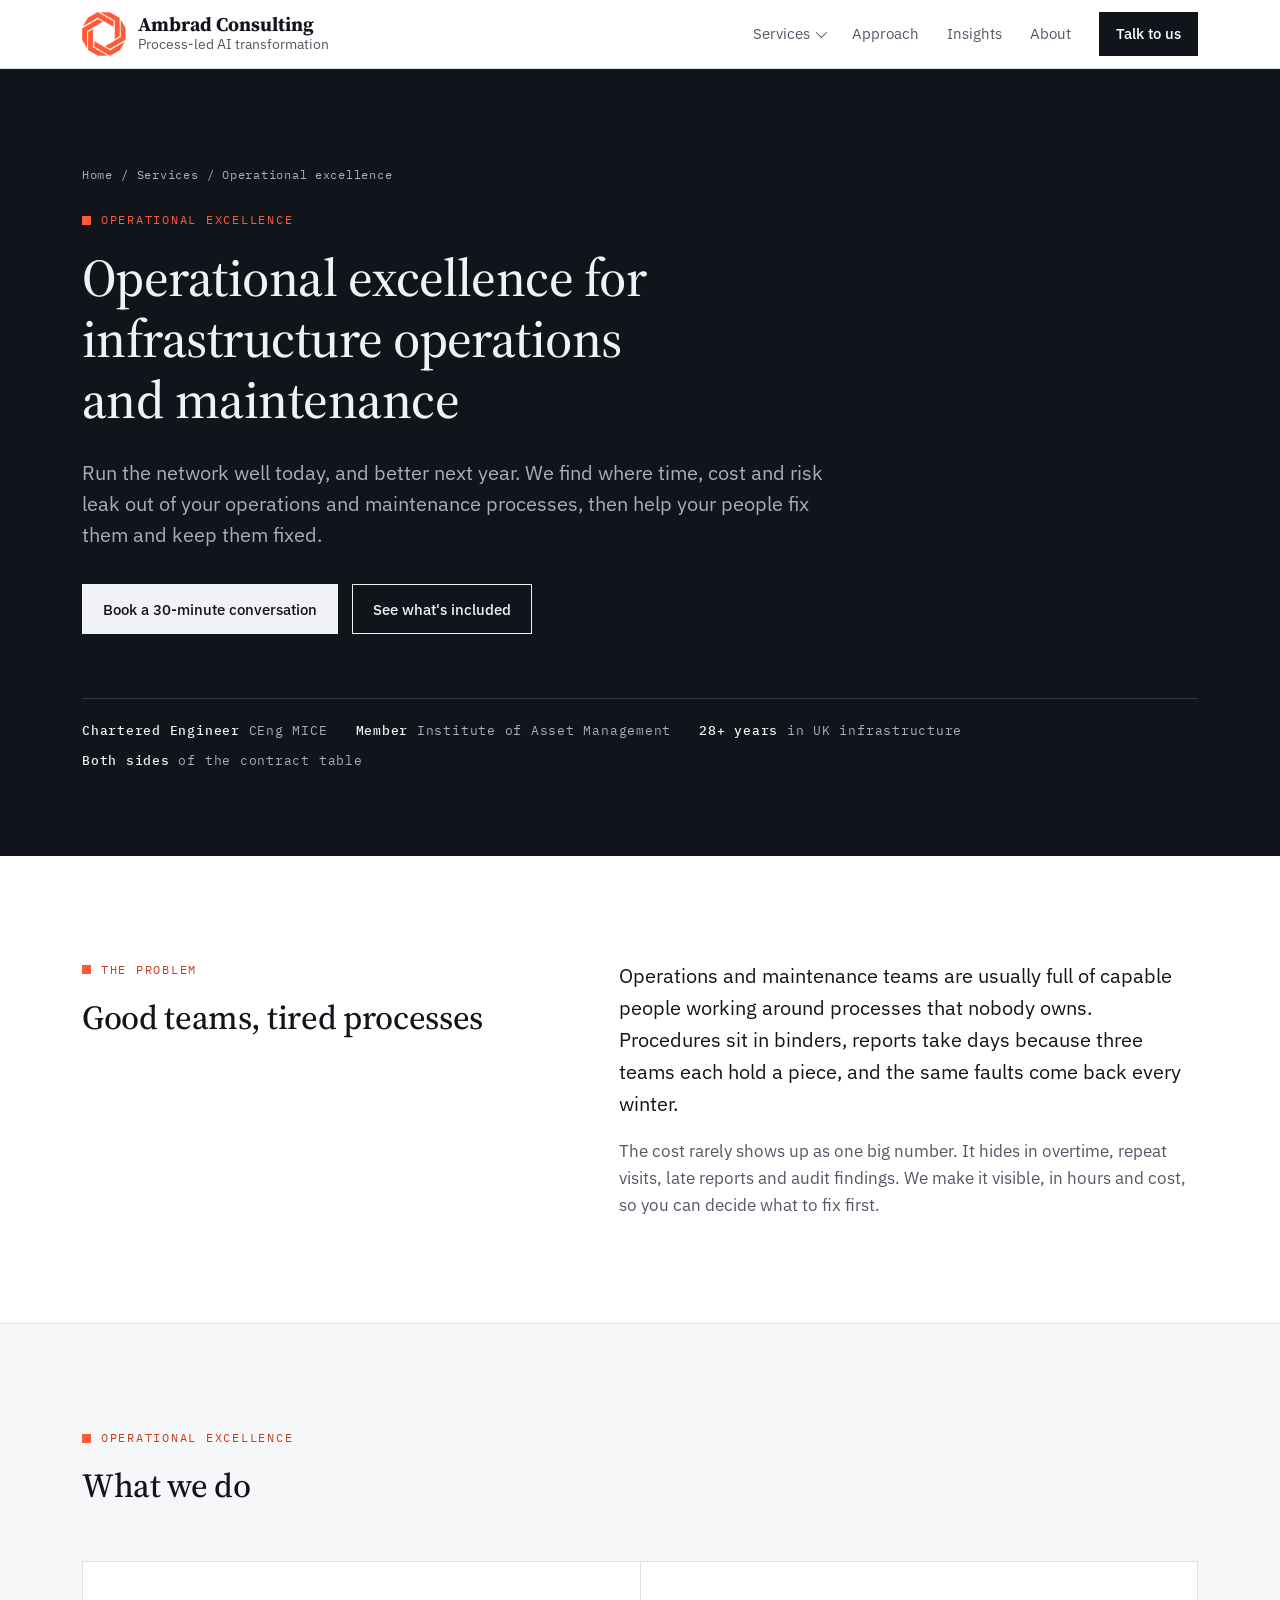
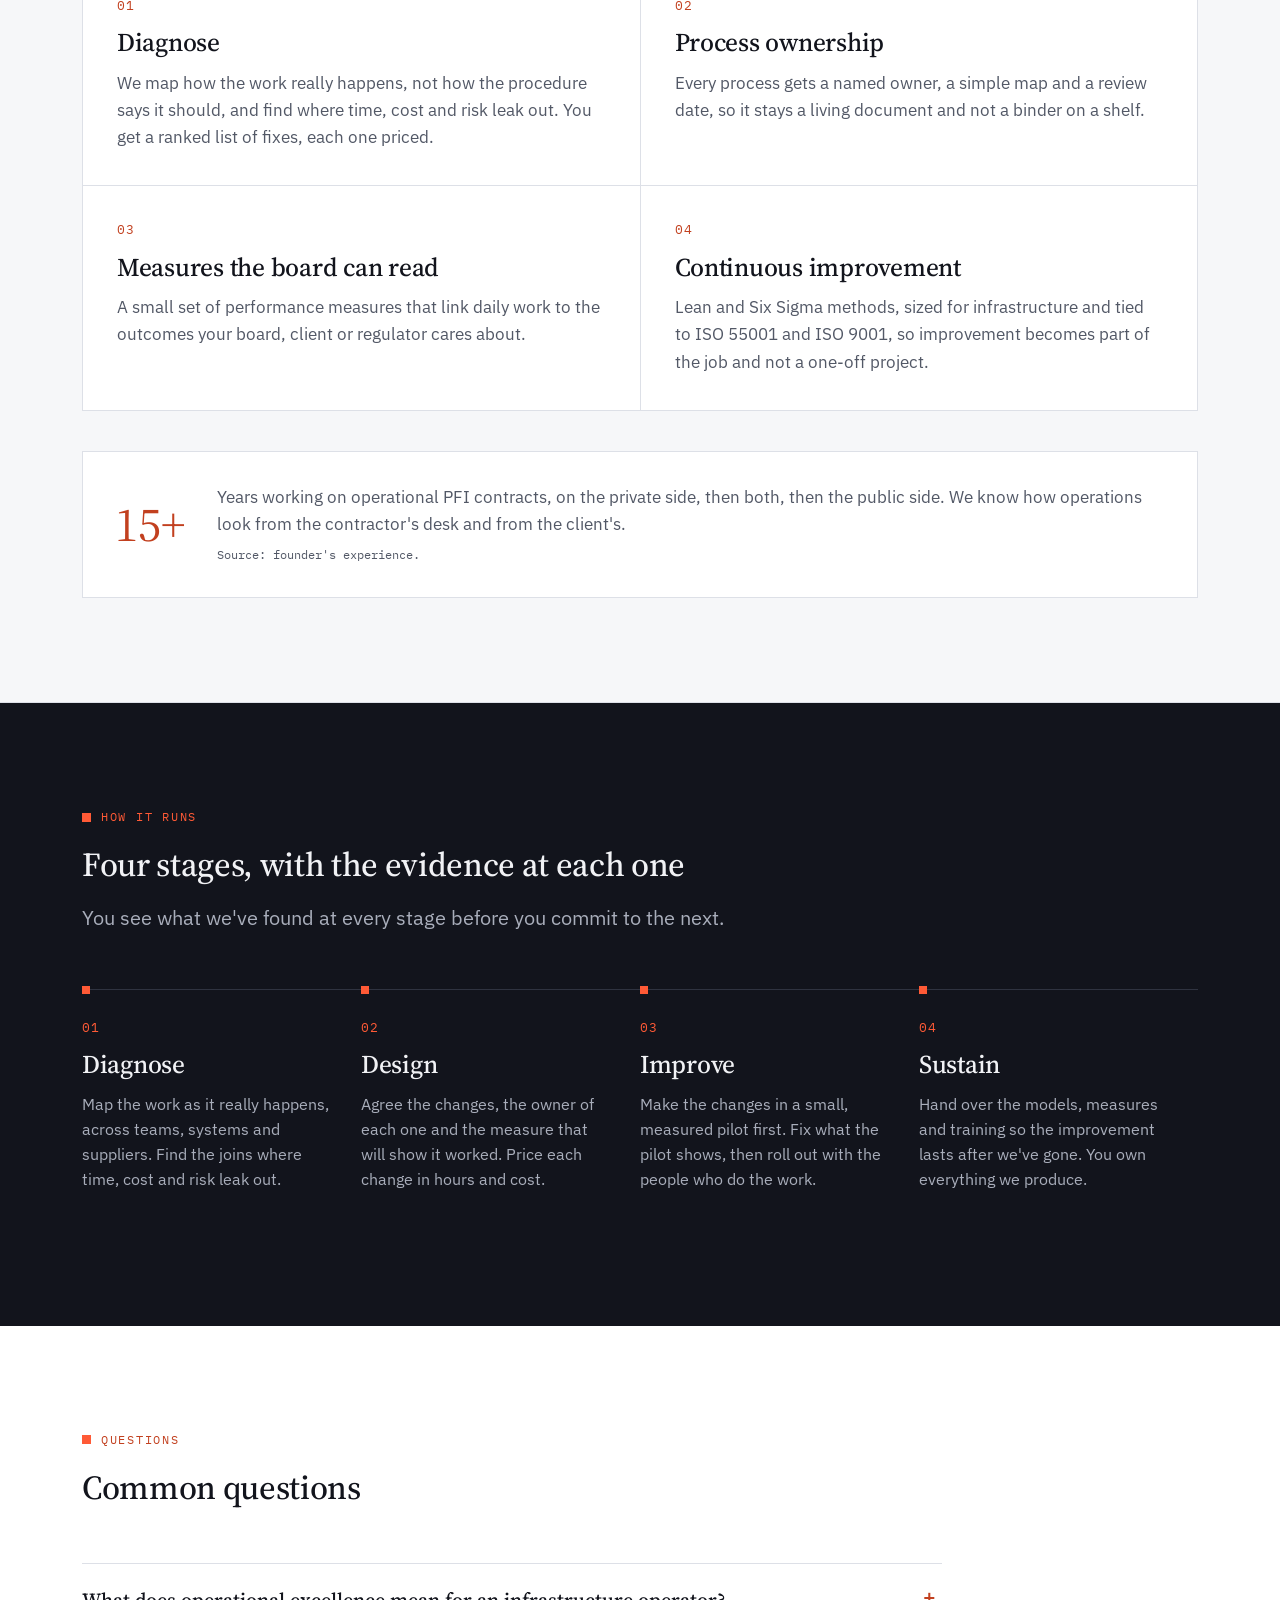
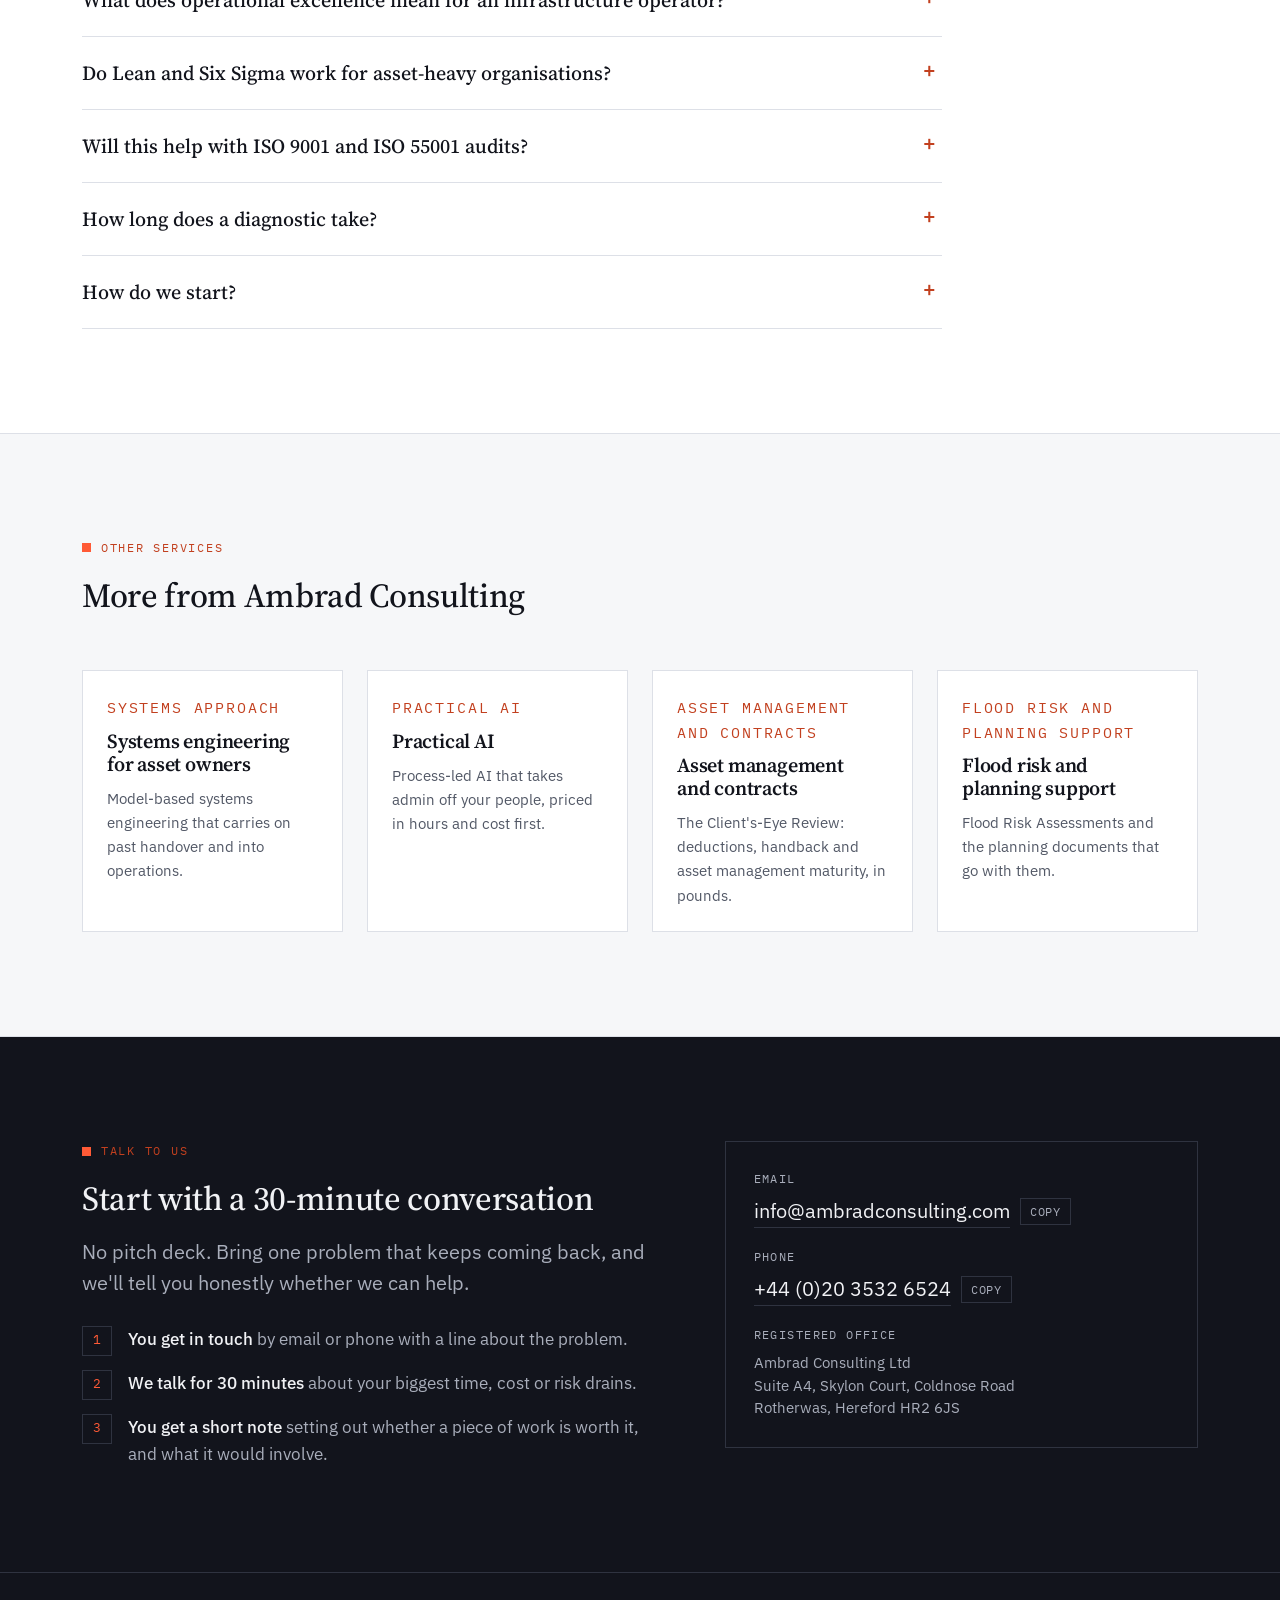
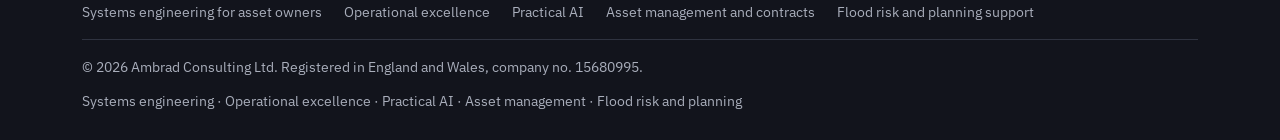
<file: operational-excellence.html>
<!doctype html>
<html lang="en-GB">
<head>
<meta charset="utf-8">
<meta name="viewport" content="width=device-width, initial-scale=1, viewport-fit=cover">
<title>Operational Excellence for Infrastructure Operations | Ambrad Consulting</title>
<meta name="description" content="Operational excellence consulting for infrastructure operations and maintenance. Find where time, cost and risk leak out, give every process an owner, and measure what improves.">
<link rel="canonical" href="https://www.ambradconsulting.com/operational-excellence.html">
<meta property="og:type" content="website">
<meta property="og:site_name" content="Ambrad Consulting">
<meta property="og:title" content="Operational Excellence for Infrastructure Operations | Ambrad Consulting">
<meta property="og:description" content="Operational excellence consulting for infrastructure operations and maintenance. Find where time, cost and risk leak out, give every process an owner, and measure what improves.">
<meta property="og:url" content="https://www.ambradconsulting.com/operational-excellence.html">
<meta property="og:locale" content="en_GB">
<meta name="theme-color" content="#12141C">
<link rel="icon" type="image/png" href="assets/favicon.png">
<link rel="apple-touch-icon" href="assets/ambrad-mark.png">
<link rel="preconnect" href="https://fonts.googleapis.com">
<link rel="preconnect" href="https://fonts.gstatic.com" crossorigin>
<link rel="stylesheet" href="https://fonts.googleapis.com/css2?family=IBM+Plex+Mono:wght@400;500&family=IBM+Plex+Sans:ital,wght@0,400;0,500;0,600;1,400&family=Source+Serif+4:opsz,wght@8..60,400;8..60,500;8..60,600;8..60,700&display=swap">
<link rel="stylesheet" href="assets/site.css">
<script type="application/ld+json">{"@context": "https://schema.org", "@graph": [{"@type": "Service", "@id": "https://www.ambradconsulting.com/operational-excellence.html#service", "name": "Operational excellence", "serviceType": "Operational excellence consultancy", "description": "Operational excellence consulting for infrastructure operations and maintenance. Find where time, cost and risk leak out, give every process an owner, and measure what improves.", "url": "https://www.ambradconsulting.com/operational-excellence.html", "areaServed": {"@type": "Country", "name": "United Kingdom"}, "provider": {"@type": "ProfessionalService", "@id": "https://www.ambradconsulting.com/#org", "name": "Ambrad Consulting", "legalName": "Ambrad Consulting Ltd", "url": "https://www.ambradconsulting.com/", "telephone": "+44 20 3532 6524", "email": "info@ambradconsulting.com"}}, {"@type": "WebPage", "@id": "https://www.ambradconsulting.com/operational-excellence.html", "url": "https://www.ambradconsulting.com/operational-excellence.html", "name": "Operational Excellence for Infrastructure Operations | Ambrad Consulting", "description": "Operational excellence consulting for infrastructure operations and maintenance. Find where time, cost and risk leak out, give every process an owner, and measure what improves.", "inLanguage": "en-GB", "isPartOf": {"@type": "WebSite", "url": "https://www.ambradconsulting.com/", "name": "Ambrad Consulting"}, "about": {"@id": "https://www.ambradconsulting.com/operational-excellence.html#service"}}, {"@type": "BreadcrumbList", "itemListElement": [{"@type": "ListItem", "position": 1, "name": "Home", "item": "https://www.ambradconsulting.com/"}, {"@type": "ListItem", "position": 2, "name": "Services", "item": "https://www.ambradconsulting.com/#services"}, {"@type": "ListItem", "position": 3, "name": "Operational excellence", "item": "https://www.ambradconsulting.com/operational-excellence.html"}]}, {"@type": "FAQPage", "mainEntity": [{"@type": "Question", "name": "What does operational excellence mean for an infrastructure operator?", "acceptedAnswer": {"@type": "Answer", "text": "It means running and maintaining the network in a way that's safe, reliable and good value, and getting a little better every year. In practice that's clear processes, named owners, the right measures and a habit of fixing root causes instead of symptoms."}}, {"@type": "Question", "name": "Do Lean and Six Sigma work for asset-heavy organisations?", "acceptedAnswer": {"@type": "Answer", "text": "Yes, if they're sized properly. We use the parts that suit maintenance and operations work, such as process mapping, root cause analysis and simple measures, and leave out the heavy statistics unless the problem calls for them."}}, {"@type": "Question", "name": "Will this help with ISO 9001 and ISO 55001 audits?", "acceptedAnswer": {"@type": "Answer", "text": "It should. Owned processes and clear measures are exactly what auditors look for. We tie the work to your quality and asset management systems rather than building something separate."}}, {"@type": "Question", "name": "How long does a diagnostic take?", "acceptedAnswer": {"@type": "Answer", "text": "It depends on the size of the operation and how many teams are involved. We agree the scope and timescale after the first conversation, and you see the evidence before you commit to anything more."}}, {"@type": "Question", "name": "How do we start?", "acceptedAnswer": {"@type": "Answer", "text": "Book a 30-minute conversation and bring the process that causes you the most pain. We'll tell you whether it's worth a closer look."}}]}]}</script>
</head>
<body>
<header class="site-header">
  <div class="wrap">
    <a class="brand" href="index.html" aria-label="Ambrad Consulting, home"><img class="brand-mark" src="assets/ambrad-mark.png" width="40" height="40" alt=""><span><span class="brand-name">Ambrad Consulting</span><span class="brand-sub">Process-led AI transformation</span></span></a>
    
    <nav class="nav" aria-label="Main">
      <details class="dd"><summary>Services</summary><div class="dd-panel"><a href="systems-engineering.html">Systems engineering</a><a href="operational-excellence.html" aria-current="page">Operational excellence</a><a href="ai-consultancy.html">Practical AI</a><a href="asset-management.html">Asset management and contracts</a><a href="flood-risk-assessment.html">Flood risk and planning</a></div></details>
      <a href="index.html#approach">Approach</a>
      <a href="index.html#insights">Insights</a>
      <a href="index.html#about">About</a>
      <a class="btn" href="#contact">Talk to us</a>
    </nav>
    <details class="menu">
      <summary>Menu</summary>
      <div class="menu-panel">
        <span class="menu-label">Services</span>
        <a class="sub" href="systems-engineering.html">Systems engineering</a><a class="sub" href="operational-excellence.html">Operational excellence</a><a class="sub" href="ai-consultancy.html">Practical AI</a><a class="sub" href="asset-management.html">Asset management and contracts</a><a class="sub" href="flood-risk-assessment.html">Flood risk and planning</a>
        <a href="index.html#approach">Approach</a>
        <a href="index.html#insights">Insights</a>
        <a href="index.html#about">About</a>
        <a href="#contact">Talk to us</a>
      </div>
    </details>
  </div>
</header>

<main id="top">
  <section class="hero band page-hero" aria-labelledby="hero-title">
    <div class="wrap">
      <nav class="crumbs" aria-label="Breadcrumb"><a href="index.html">Home</a><span aria-hidden="true">/</span><a href="index.html#services">Services</a><span aria-hidden="true">/</span><span aria-current="page">Operational excellence</span></nav>
      <p class="eyebrow">Operational excellence</p>
      <h1 id="hero-title">Operational excellence for infrastructure operations and maintenance</h1>
      <p class="lede">Run the network well today, and better next year. We find where time, cost and risk leak out of your operations and maintenance processes, then help your people fix them and keep them fixed.</p>
      <div class="hero-actions">
        <a class="btn" href="#contact">Book a 30-minute conversation</a>
        <a class="btn ghost" href="#offer">See what's included</a>
      </div>
      <div class="hero-meta"><span><b>Chartered Engineer</b> CEng MICE</span><span><b>Member</b> Institute of Asset Management</span><span><b>28+ years</b> in UK infrastructure</span><span><b>Both sides</b> of the contract table</span></div>
    </div>
  </section>

  <section aria-labelledby="problem-title">
    <div class="wrap intro">
      <div>
        <p class="eyebrow">The problem</p>
        <h2 id="problem-title" style="margin-top:18px">Good teams, tired processes</h2>
      </div>
      <div class="intro-body"><p>Operations and maintenance teams are usually full of capable people working around processes that nobody owns. Procedures sit in binders, reports take days because three teams each hold a piece, and the same faults come back every winter.</p><p>The cost rarely shows up as one big number. It hides in overtime, repeat visits, late reports and audit findings. We make it visible, in hours and cost, so you can decide what to fix first.</p></div>
    </div>
  </section>

  <section class="services" id="offer" aria-labelledby="offer-title">
    <div class="wrap">
      <div class="section-head">
        <p class="eyebrow">Operational excellence</p>
        <h2 id="offer-title">What we do</h2>
      </div>
      <div class="offer-grid"><article class="offer"><p class="num">01</p><h3>Diagnose</h3><p>We map how the work really happens, not how the procedure says it should, and find where time, cost and risk leak out. You get a ranked list of fixes, each one priced.</p></article><article class="offer"><p class="num">02</p><h3>Process ownership</h3><p>Every process gets a named owner, a simple map and a review date, so it stays a living document and not a binder on a shelf.</p></article><article class="offer"><p class="num">03</p><h3>Measures the board can read</h3><p>A small set of performance measures that link daily work to the outcomes your board, client or regulator cares about.</p></article><article class="offer"><p class="num">04</p><h3>Continuous improvement</h3><p>Lean and Six Sigma methods, sized for infrastructure and tied to ISO 55001 and ISO 9001, so improvement becomes part of the job and not a one-off project.</p></article></div>
      <div class="callout"><p class="figure">15+</p><div><p>Years working on operational PFI contracts, on the private side, then both, then the public side. We know how operations look from the contractor&#x27;s desk and from the client&#x27;s.</p><p class="src">Source: founder&#x27;s experience.</p></div></div>
    </div>
  </section>

  <section class="method band" aria-labelledby="how-title">
    <div class="wrap">
      <div class="section-head">
        <p class="eyebrow">How it runs</p>
        <h2 id="how-title">Four stages, with the evidence at each one</h2>
        <p class="lede">You see what we've found at every stage before you commit to the next.</p>
      </div>
      <div class="stages"><div class="stage"><h3>Diagnose</h3><p>Map the work as it really happens, across teams, systems and suppliers. Find the joins where time, cost and risk leak out.</p></div><div class="stage"><h3>Design</h3><p>Agree the changes, the owner of each one and the measure that will show it worked. Price each change in hours and cost.</p></div><div class="stage"><h3>Improve</h3><p>Make the changes in a small, measured pilot first. Fix what the pilot shows, then roll out with the people who do the work.</p></div><div class="stage"><h3>Sustain</h3><p>Hand over the models, measures and training so the improvement lasts after we&#x27;ve gone. You own everything we produce.</p></div></div>
      
    </div>
  </section>

  <section aria-labelledby="faq-title">
    <div class="wrap">
      <div class="section-head">
        <p class="eyebrow">Questions</p>
        <h2 id="faq-title">Common questions</h2>
      </div>
      <div class="faq"><details><summary>What does operational excellence mean for an infrastructure operator?</summary><p>It means running and maintaining the network in a way that&#x27;s safe, reliable and good value, and getting a little better every year. In practice that&#x27;s clear processes, named owners, the right measures and a habit of fixing root causes instead of symptoms.</p></details><details><summary>Do Lean and Six Sigma work for asset-heavy organisations?</summary><p>Yes, if they&#x27;re sized properly. We use the parts that suit maintenance and operations work, such as process mapping, root cause analysis and simple measures, and leave out the heavy statistics unless the problem calls for them.</p></details><details><summary>Will this help with ISO 9001 and ISO 55001 audits?</summary><p>It should. Owned processes and clear measures are exactly what auditors look for. We tie the work to your quality and asset management systems rather than building something separate.</p></details><details><summary>How long does a diagnostic take?</summary><p>It depends on the size of the operation and how many teams are involved. We agree the scope and timescale after the first conversation, and you see the evidence before you commit to anything more.</p></details><details><summary>How do we start?</summary><p>Book a 30-minute conversation and bring the process that causes you the most pain. We&#x27;ll tell you whether it&#x27;s worth a closer look.</p></details></div>
    </div>
  </section>

  <section class="services" aria-labelledby="rel-title">
    <div class="wrap">
      <div class="section-head">
        <p class="eyebrow">Other services</p>
        <h2 id="rel-title">More from Ambrad Consulting</h2>
      </div>
      <div class="related"><a class="rel" href="systems-engineering.html"><p class="svc-tag">Systems approach</p><h3>Systems engineering for asset owners</h3><p>Model-based systems engineering that carries on past handover and into operations.</p></a><a class="rel" href="ai-consultancy.html"><p class="svc-tag">Practical AI</p><h3>Practical AI</h3><p>Process-led AI that takes admin off your people, priced in hours and cost first.</p></a><a class="rel" href="asset-management.html"><p class="svc-tag">Asset management and contracts</p><h3>Asset management and contracts</h3><p>The Client&#x27;s-Eye Review: deductions, handback and asset management maturity, in pounds.</p></a><a class="rel" href="flood-risk-assessment.html"><p class="svc-tag">Flood risk and planning support</p><h3>Flood risk and planning support</h3><p>Flood Risk Assessments and the planning documents that go with them.</p></a></div>
    </div>
  </section>

  <section class="contact" id="contact" aria-labelledby="contact-title">
    <div class="wrap contact-grid">
      <div>
        <p class="eyebrow">Talk to us</p>
        <h2 id="contact-title" style="margin-top:18px">Start with a 30-minute conversation</h2>
        <p class="lede">No pitch deck. Bring one problem that keeps coming back, and we'll tell you honestly whether we can help.</p>
        <ol class="steps">
          <li><span><b>You get in touch</b> by email or phone with a line about the problem.</span></li>
          <li><span><b>We talk for 30 minutes</b> about your biggest time, cost or risk drains.</span></li>
          <li><span><b>You get a short note</b> setting out whether a piece of work is worth it, and what it would involve.</span></li>
        </ol>
      </div>
      <div class="contact-card">
        <div class="c-row">
          <span class="lbl">Email</span>
          <span class="c-val"><a href="mailto:info@ambradconsulting.com" id="c-email">info@ambradconsulting.com</a><button class="copy" type="button" data-copy="info@ambradconsulting.com">Copy</button></span>
        </div>
        <div class="c-row">
          <span class="lbl">Phone</span>
          <span class="c-val"><a href="tel:+442035326524" id="c-phone">+44 (0)20 3532 6524</a><button class="copy" type="button" data-copy="+44 20 3532 6524">Copy</button></span>
        </div>
        <div class="c-row">
          <span class="lbl">Registered office</span>
          <p class="addr">Ambrad Consulting Ltd<br>Suite A4, Skylon Court, Coldnose Road<br>Rotherwas, Hereford HR2 6JS</p>
        </div>
      </div>
    </div>
  </section>
</main>

<footer class="site-footer">
  <div class="wrap">
    <nav class="foot-nav" aria-label="Services"><a href="systems-engineering.html">Systems engineering for asset owners</a><a href="operational-excellence.html">Operational excellence</a><a href="ai-consultancy.html">Practical AI</a><a href="asset-management.html">Asset management and contracts</a><a href="flood-risk-assessment.html">Flood risk and planning support</a></nav>
    <span>© <span id="yr">2026</span> Ambrad Consulting Ltd. Registered in England and Wales, company no. 15680995.</span>
    <span>Systems engineering · Operational excellence · Practical AI · Asset management · Flood risk and planning</span>
  </div>
</footer>

<script>
(function(){
  var y=document.getElementById('yr'); if(y){y.textContent=new Date().getFullYear();}
  document.querySelectorAll('.copy').forEach(function(b){
    b.addEventListener('click',function(){
      var t=b.getAttribute('data-copy'), done=function(){b.textContent='Copied';setTimeout(function(){b.textContent='Copy';},1600);};
      try{ navigator.clipboard.writeText(t).then(done,function(){sel(b);}); }catch(e){ sel(b); }
    });
  });
  function sel(b){var a=b.previousElementSibling;if(!a)return;var r=document.createRange();r.selectNodeContents(a);var s=window.getSelection();s.removeAllRanges();s.addRange(r);b.textContent='Selected';}
  document.querySelectorAll('.menu-panel a').forEach(function(a){a.addEventListener('click',function(){var d=a.closest('details');if(d)d.open=false;});});

  document.querySelectorAll('.dd').forEach(function(d){
    document.addEventListener('click',function(e){ if(d.open && !d.contains(e.target)) d.open=false; });
    document.addEventListener('keydown',function(e){ if(e.key==='Escape' && d.open){ d.open=false; d.querySelector('summary').focus(); } });
  });
})();
</script>
</body>
</html>
</file>
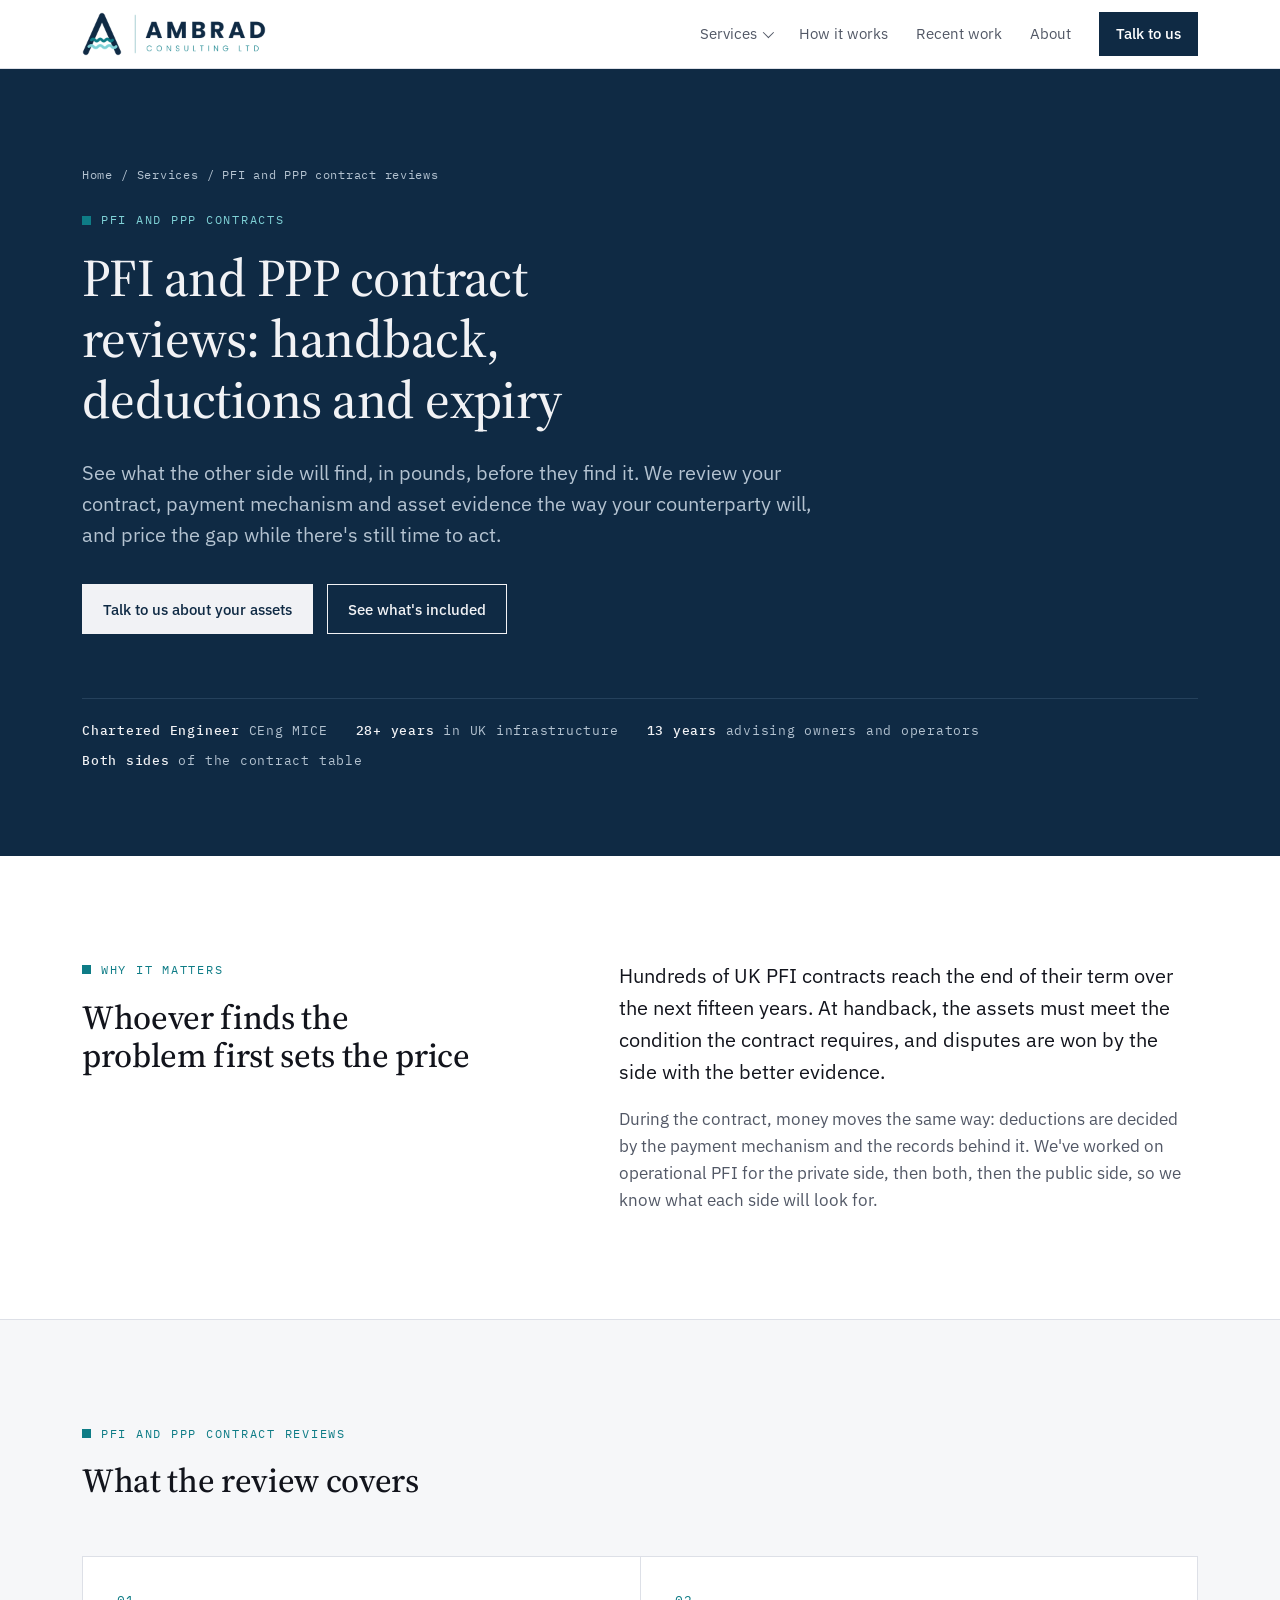
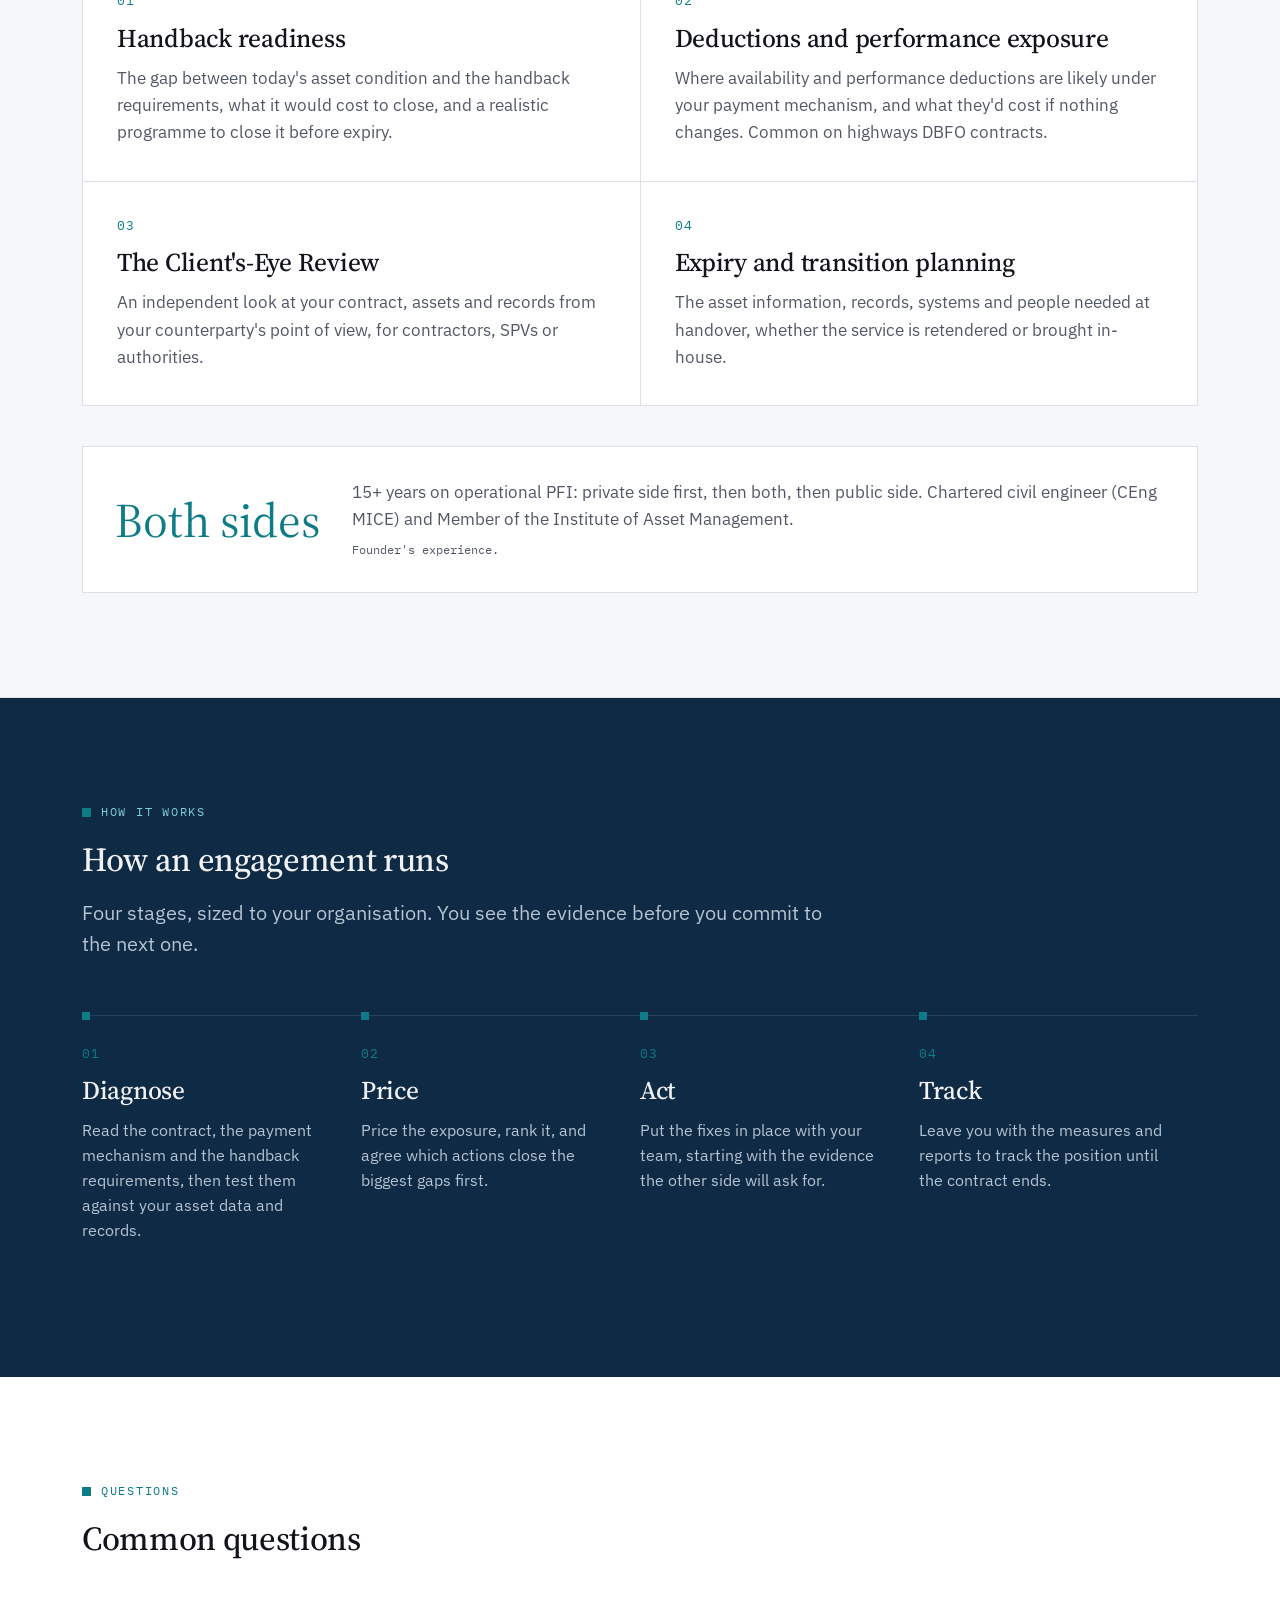
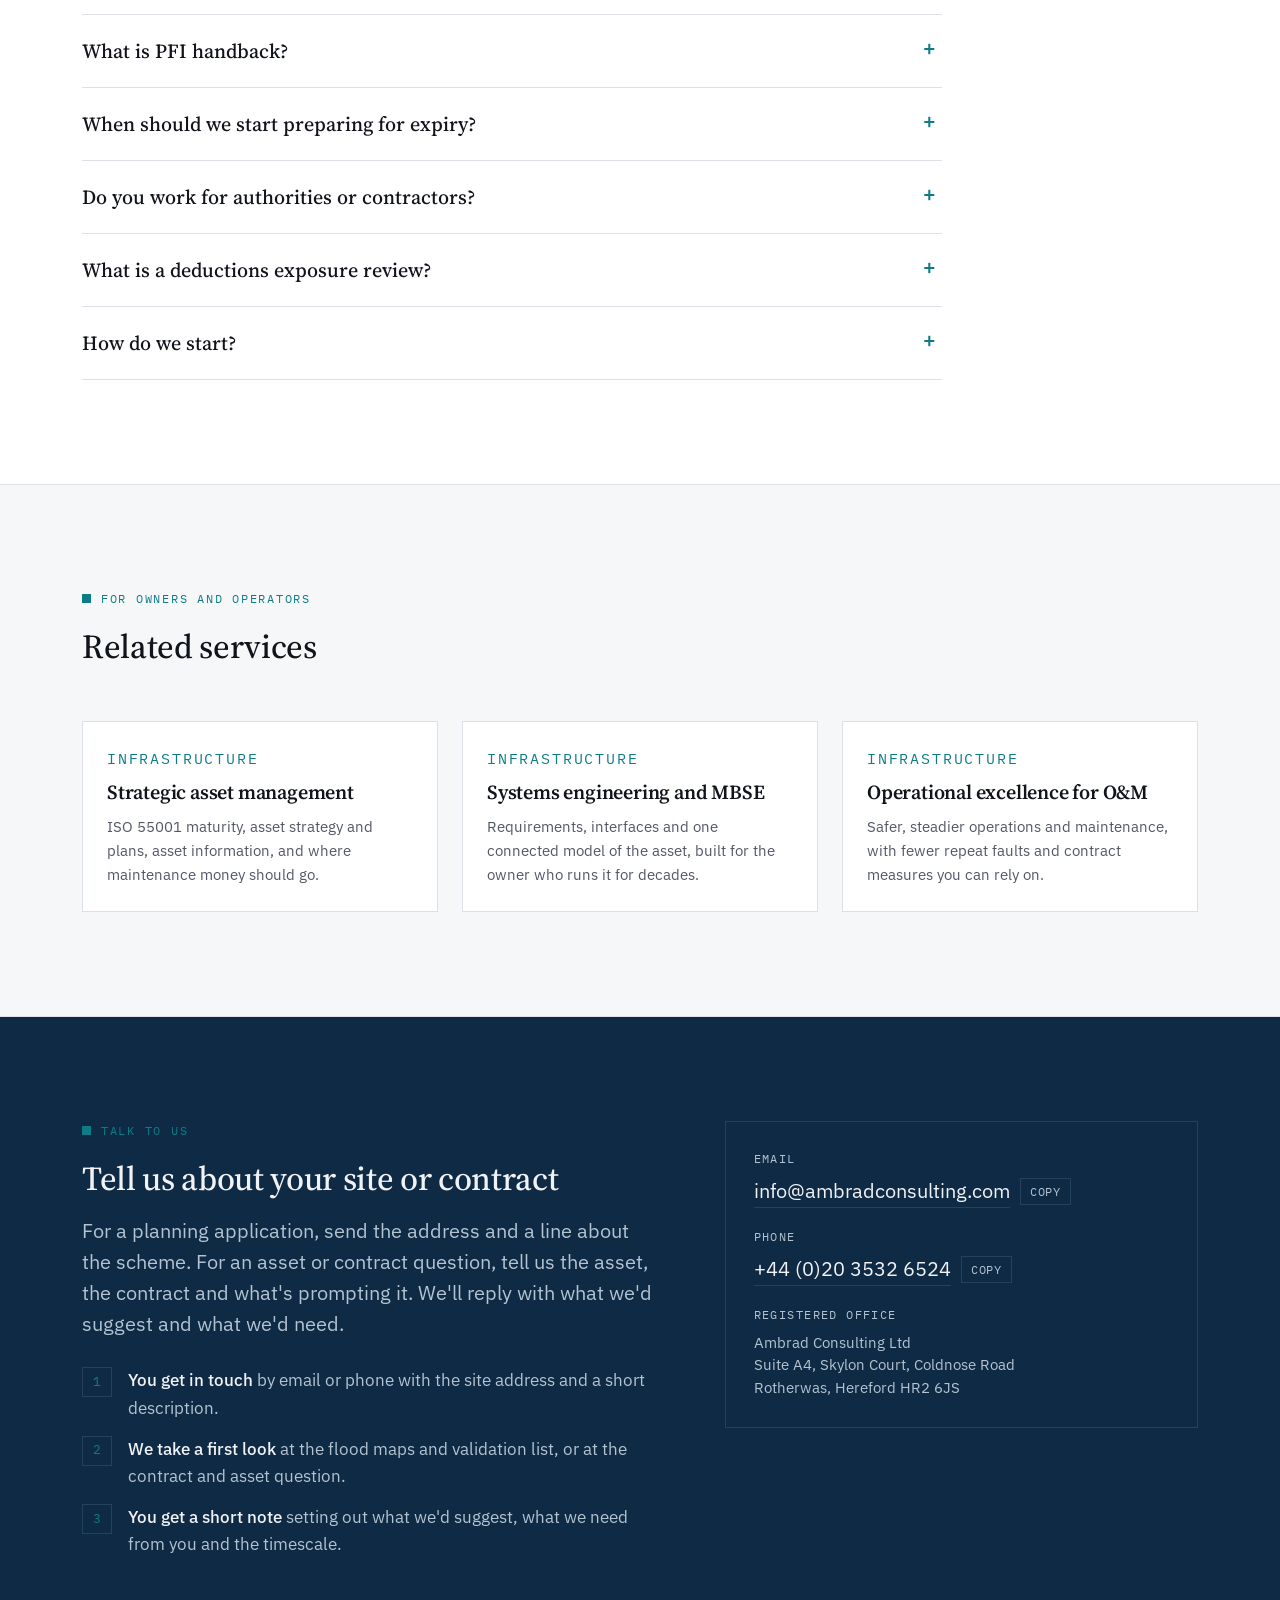
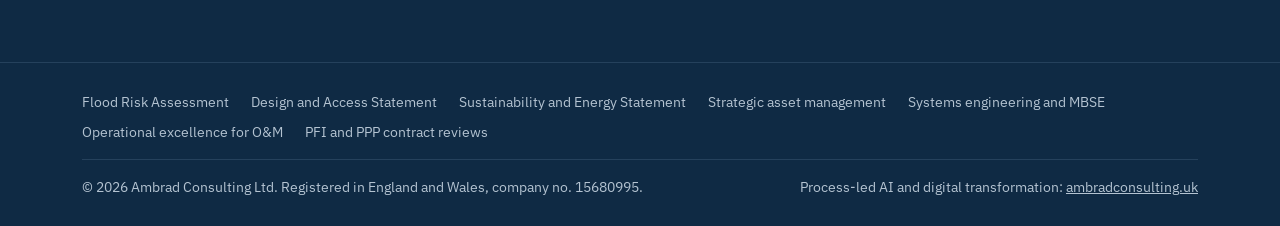
<file: pfi-contract-reviews.html>
<!doctype html>
<html lang="en-GB">
<head>
<meta charset="utf-8">
<meta name="viewport" content="width=device-width, initial-scale=1, viewport-fit=cover">
<title>PFI and PPP Contract Reviews: Handback and Deductions | Ambrad Consulting</title>
<meta name="description" content="PFI and PPP contract reviews for authorities and contractors: handback readiness, deductions and performance exposure, and expiry planning, priced in pounds while there&#x27;s time to act.">
<link rel="canonical" href="https://www.ambradconsulting.com/pfi-contract-reviews.html">
<meta property="og:type" content="website">
<meta property="og:site_name" content="Ambrad Consulting">
<meta property="og:title" content="PFI and PPP Contract Reviews: Handback and Deductions | Ambrad Consulting">
<meta property="og:description" content="PFI and PPP contract reviews for authorities and contractors: handback readiness, deductions and performance exposure, and expiry planning, priced in pounds while there&#x27;s time to act.">
<meta property="og:url" content="https://www.ambradconsulting.com/pfi-contract-reviews.html">
<meta property="og:image" content="https://www.ambradconsulting.com/assets/ambrad-consulting-report-logo.png">
<meta property="og:locale" content="en_GB">
<meta name="theme-color" content="#0F2A44">
<link rel="icon" type="image/png" href="assets/favicon.png">
<link rel="apple-touch-icon" href="assets/favicon.png">
<link rel="preconnect" href="https://fonts.googleapis.com">
<link rel="preconnect" href="https://fonts.gstatic.com" crossorigin>
<link rel="stylesheet" href="https://fonts.googleapis.com/css2?family=IBM+Plex+Mono:wght@400;500&family=IBM+Plex+Sans:ital,wght@0,400;0,500;0,600;1,400&family=Source+Serif+4:opsz,wght@8..60,400;8..60,500;8..60,600;8..60,700&display=swap">
<link rel="stylesheet" href="assets/site.css">
<script type="application/ld+json">{"@context": "https://schema.org", "@graph": [{"@type": "Service", "@id": "https://www.ambradconsulting.com/pfi-contract-reviews.html#service", "name": "PFI and PPP contract reviews", "serviceType": "PFI contract review", "description": "PFI and PPP contract reviews for authorities and contractors: handback readiness, deductions and performance exposure, and expiry planning, priced in pounds while there's time to act.", "url": "https://www.ambradconsulting.com/pfi-contract-reviews.html", "areaServed": {"@type": "Country", "name": "England"}, "provider": {"@type": "ProfessionalService", "@id": "https://www.ambradconsulting.com/#org", "name": "Ambrad Consulting", "legalName": "Ambrad Consulting Ltd", "url": "https://www.ambradconsulting.com/", "logo": "https://www.ambradconsulting.com/assets/ambrad-consulting-report-logo.png", "email": "info@ambradconsulting.com", "telephone": "+44 20 3532 6524", "address": {"@type": "PostalAddress", "streetAddress": "Suite A4, Skylon Court, Coldnose Road, Rotherwas", "addressLocality": "Hereford", "postalCode": "HR2 6JS", "addressCountry": "GB"}, "founder": {"@type": "Person", "name": "Warren Bradley", "jobTitle": "Founder and Principal Consultant"}, "areaServed": {"@type": "Country", "name": "England"}, "sameAs": ["https://www.ambradconsulting.uk/"]}}, {"@type": "WebPage", "@id": "https://www.ambradconsulting.com/pfi-contract-reviews.html", "url": "https://www.ambradconsulting.com/pfi-contract-reviews.html", "name": "PFI and PPP Contract Reviews: Handback and Deductions | Ambrad Consulting", "description": "PFI and PPP contract reviews for authorities and contractors: handback readiness, deductions and performance exposure, and expiry planning, priced in pounds while there's time to act.", "inLanguage": "en-GB", "isPartOf": {"@type": "WebSite", "url": "https://www.ambradconsulting.com/", "name": "Ambrad Consulting"}, "about": {"@id": "https://www.ambradconsulting.com/pfi-contract-reviews.html#service"}}, {"@type": "BreadcrumbList", "itemListElement": [{"@type": "ListItem", "position": 1, "name": "Home", "item": "https://www.ambradconsulting.com/"}, {"@type": "ListItem", "position": 2, "name": "Services", "item": "https://www.ambradconsulting.com/#services"}, {"@type": "ListItem", "position": 3, "name": "PFI and PPP contract reviews", "item": "https://www.ambradconsulting.com/pfi-contract-reviews.html"}]}, {"@type": "FAQPage", "mainEntity": [{"@type": "Question", "name": "What is PFI handback?", "acceptedAnswer": {"@type": "Answer", "text": "At the end of a PFI or PPP contract, the assets return to the public sector client in the condition the contract requires. If they fall short, the contractor can face deductions, retentions or claims. Preparing early gives time to close the gap at a sensible cost."}}, {"@type": "Question", "name": "When should we start preparing for expiry?", "acceptedAnswer": {"@type": "Answer", "text": "Government guidance recommends starting at least seven years before the contract ends. The earlier the condition gap is known, the more options both sides have."}}, {"@type": "Question", "name": "Do you work for authorities or contractors?", "acceptedAnswer": {"@type": "Answer", "text": "Both. We've worked on the private side, the public side and both at once, so we understand what each side needs from the evidence."}}, {"@type": "Question", "name": "What is a deductions exposure review?", "acceptedAnswer": {"@type": "Answer", "text": "A look at your availability and performance regime to find where deductions are likely and what they would cost. It turns a list of risks into a number the board can act on."}}, {"@type": "Question", "name": "How do we start?", "acceptedAnswer": {"@type": "Answer", "text": "Book a 30-minute conversation. Tell us the contract and its end date, and we'll tell you whether a review is worth it now."}}]}]}</script>
</head>
<body class="water">
<header class="site-header">
  <div class="wrap">
    <a class="brand" href="index.html" aria-label="Ambrad Consulting Ltd, home"><img class="brand-report" src="assets/ambrad-consulting-report-logo.png" width="184" height="44" alt="Ambrad Consulting Ltd"></a>
    <nav class="nav" aria-label="Main">
      <details class="dd"><summary>Services</summary><div class="dd-panel"><span class="dd-label">Planning applications</span><a href="flood-risk-assessment.html">Flood Risk Assessments and drainage</a><a href="design-and-access-statement.html">Design and Access Statements</a><a href="sustainability-energy-statement.html">Sustainability and Energy Statements</a><span class="dd-label">Infrastructure owners and operators</span><a href="strategic-asset-management.html">Strategic asset management</a><a href="systems-engineering-mbse.html">Systems engineering and MBSE</a><a href="operational-excellence-infrastructure.html">Operational excellence for O&amp;M</a><a href="pfi-contract-reviews.html" aria-current="page">PFI contract reviews</a></div></details>
      <a href="index.html#how">How it works</a>
      <a href="index.html#work">Recent work</a>
      <a href="index.html#about">About</a>
      <a class="btn" href="#contact">Talk to us</a>
    </nav>
    <details class="menu">
      <summary>Menu</summary>
      <div class="menu-panel">
        <span class="menu-label">Planning applications</span><a class="sub" href="flood-risk-assessment.html">Flood Risk Assessments and drainage</a><a class="sub" href="design-and-access-statement.html">Design and Access Statements</a><a class="sub" href="sustainability-energy-statement.html">Sustainability and Energy Statements</a><span class="menu-label">Infrastructure owners and operators</span><a class="sub" href="strategic-asset-management.html">Strategic asset management</a><a class="sub" href="systems-engineering-mbse.html">Systems engineering and MBSE</a><a class="sub" href="operational-excellence-infrastructure.html">Operational excellence for O&amp;M</a><a class="sub" href="pfi-contract-reviews.html">PFI contract reviews</a>
        <a href="index.html#how">How it works</a>
        <a href="index.html#work">Recent work</a>
        <a href="index.html#about">About</a>
        <a href="#contact">Talk to us</a>
      </div>
    </details>
  </div>
</header>

<main id="top">
  <section class="hero band page-hero" aria-labelledby="hero-title">
    <div class="wrap">
      <nav class="crumbs" aria-label="Breadcrumb"><a href="index.html">Home</a><span aria-hidden="true">/</span><a href="index.html#services">Services</a><span aria-hidden="true">/</span><span aria-current="page">PFI and PPP contract reviews</span></nav>
      <p class="eyebrow">PFI and PPP contracts</p>
      <h1 id="hero-title">PFI and PPP contract reviews: handback, deductions and expiry</h1>
      <p class="lede">See what the other side will find, in pounds, before they find it. We review your contract, payment mechanism and asset evidence the way your counterparty will, and price the gap while there&#x27;s still time to act.</p>
      <div class="hero-actions">
        <a class="btn" href="#contact">Talk to us about your assets</a>
        <a class="btn ghost" href="#offer">See what's included</a>
      </div>
      <div class="hero-meta"><span><b>Chartered Engineer</b> CEng MICE</span><span><b>28+ years</b> in UK infrastructure</span><span><b>13 years</b> advising owners and operators</span><span><b>Both sides</b> of the contract table</span></div>
    </div>
  </section>

  <section aria-labelledby="problem-title">
    <div class="wrap intro">
      <div>
        <p class="eyebrow">Why it matters</p>
        <h2 id="problem-title" style="margin-top:18px">Whoever finds the problem first sets the price</h2>
      </div>
      <div class="intro-body"><p>Hundreds of UK PFI contracts reach the end of their term over the next fifteen years. At handback, the assets must meet the condition the contract requires, and disputes are won by the side with the better evidence.</p><p>During the contract, money moves the same way: deductions are decided by the payment mechanism and the records behind it. We&#x27;ve worked on operational PFI for the private side, then both, then the public side, so we know what each side will look for.</p></div>
    </div>
  </section>

  <section class="services" id="offer" aria-labelledby="offer-title">
    <div class="wrap">
      <div class="section-head">
        <p class="eyebrow">PFI and PPP contract reviews</p>
        <h2 id="offer-title">What the review covers</h2>
      </div>
      <div class="offer-grid"><article class="offer"><p class="num">01</p><h3>Handback readiness</h3><p>The gap between today&#x27;s asset condition and the handback requirements, what it would cost to close, and a realistic programme to close it before expiry.</p></article><article class="offer"><p class="num">02</p><h3>Deductions and performance exposure</h3><p>Where availability and performance deductions are likely under your payment mechanism, and what they&#x27;d cost if nothing changes. Common on highways DBFO contracts.</p></article><article class="offer"><p class="num">03</p><h3>The Client&#x27;s-Eye Review</h3><p>An independent look at your contract, assets and records from your counterparty&#x27;s point of view, for contractors, SPVs or authorities.</p></article><article class="offer"><p class="num">04</p><h3>Expiry and transition planning</h3><p>The asset information, records, systems and people needed at handover, whether the service is retendered or brought in-house.</p></article></div>
      <div class="callout"><p class="figure">Both sides</p><div><p>15+ years on operational PFI: private side first, then both, then public side. Chartered civil engineer (CEng MICE) and Member of the Institute of Asset Management.</p><p class="src">Founder&#x27;s experience.</p></div></div>
    </div>
  </section>

  <section class="method band" aria-labelledby="how-title">
    <div class="wrap">
      <div class="section-head">
        <p class="eyebrow">How it works</p>
        <h2 id="how-title">How an engagement runs</h2>
        <p class="lede">Four stages, sized to your organisation. You see the evidence before you commit to the next one.</p>
      </div>
      <div class="stages"><div class="stage"><h3>Diagnose</h3><p>Read the contract, the payment mechanism and the handback requirements, then test them against your asset data and records.</p></div><div class="stage"><h3>Price</h3><p>Price the exposure, rank it, and agree which actions close the biggest gaps first.</p></div><div class="stage"><h3>Act</h3><p>Put the fixes in place with your team, starting with the evidence the other side will ask for.</p></div><div class="stage"><h3>Track</h3><p>Leave you with the measures and reports to track the position until the contract ends.</p></div></div>
    </div>
  </section>

  <section aria-labelledby="faq-title">
    <div class="wrap">
      <div class="section-head">
        <p class="eyebrow">Questions</p>
        <h2 id="faq-title">Common questions</h2>
      </div>
      <div class="faq"><details><summary>What is PFI handback?</summary><p>At the end of a PFI or PPP contract, the assets return to the public sector client in the condition the contract requires. If they fall short, the contractor can face deductions, retentions or claims. Preparing early gives time to close the gap at a sensible cost.</p></details><details><summary>When should we start preparing for expiry?</summary><p>Government guidance recommends starting at least seven years before the contract ends. The earlier the condition gap is known, the more options both sides have.</p></details><details><summary>Do you work for authorities or contractors?</summary><p>Both. We&#x27;ve worked on the private side, the public side and both at once, so we understand what each side needs from the evidence.</p></details><details><summary>What is a deductions exposure review?</summary><p>A look at your availability and performance regime to find where deductions are likely and what they would cost. It turns a list of risks into a number the board can act on.</p></details><details><summary>How do we start?</summary><p>Book a 30-minute conversation. Tell us the contract and its end date, and we&#x27;ll tell you whether a review is worth it now.</p></details></div>
    </div>
  </section>

  <section class="services" aria-labelledby="rel-title">
    <div class="wrap">
      <div class="section-head">
        <p class="eyebrow">For owners and operators</p>
        <h2 id="rel-title">Related services</h2>
      </div>
      <div class="related"><a class="rel" href="strategic-asset-management.html"><p class="svc-tag">Infrastructure</p><h3>Strategic asset management</h3><p>ISO 55001 maturity, asset strategy and plans, asset information, and where maintenance money should go.</p></a><a class="rel" href="systems-engineering-mbse.html"><p class="svc-tag">Infrastructure</p><h3>Systems engineering and MBSE</h3><p>Requirements, interfaces and one connected model of the asset, built for the owner who runs it for decades.</p></a><a class="rel" href="operational-excellence-infrastructure.html"><p class="svc-tag">Infrastructure</p><h3>Operational excellence for O&amp;M</h3><p>Safer, steadier operations and maintenance, with fewer repeat faults and contract measures you can rely on.</p></a></div>
    </div>
  </section>

  <section class="contact" id="contact" aria-labelledby="contact-title">
    <div class="wrap contact-grid">
      <div>
        <p class="eyebrow">Talk to us</p>
        <h2 id="contact-title" style="margin-top:18px">Tell us about your site or contract</h2>
        <p class="lede">For a planning application, send the address and a line about the scheme. For an asset or contract question, tell us the asset, the contract and what's prompting it. We'll reply with what we'd suggest and what we'd need.</p>
        <ol class="steps">
          <li><span><b>You get in touch</b> by email or phone with the site address and a short description.</span></li>
          <li><span><b>We take a first look</b> at the flood maps and validation list, or at the contract and asset question.</span></li>
          <li><span><b>You get a short note</b> setting out what we'd suggest, what we need from you and the timescale.</span></li>
        </ol>
      </div>
      <div class="contact-card">
        <div class="c-row">
          <span class="lbl">Email</span>
          <span class="c-val"><a href="mailto:info@ambradconsulting.com">info@ambradconsulting.com</a><button class="copy" type="button" data-copy="info@ambradconsulting.com">Copy</button></span>
        </div>
        <div class="c-row">
          <span class="lbl">Phone</span>
          <span class="c-val"><a href="tel:+442035326524">+44 (0)20 3532 6524</a><button class="copy" type="button" data-copy="+44 20 3532 6524">Copy</button></span>
        </div>
        <div class="c-row">
          <span class="lbl">Registered office</span>
          <p class="addr">Ambrad Consulting Ltd<br>Suite A4, Skylon Court, Coldnose Road<br>Rotherwas, Hereford HR2 6JS</p>
        </div>
      </div>
    </div>
  </section>
</main>

<footer class="site-footer">
  <div class="wrap">
    <nav class="foot-nav" aria-label="Services"><a href="flood-risk-assessment.html">Flood Risk Assessment</a><a href="design-and-access-statement.html">Design and Access Statement</a><a href="sustainability-energy-statement.html">Sustainability and Energy Statement</a><a href="strategic-asset-management.html">Strategic asset management</a><a href="systems-engineering-mbse.html">Systems engineering and MBSE</a><a href="operational-excellence-infrastructure.html">Operational excellence for O&amp;M</a><a href="pfi-contract-reviews.html">PFI and PPP contract reviews</a></nav>
    <span>© <span id="yr">2026</span> Ambrad Consulting Ltd. Registered in England and Wales, company no. 15680995.</span>
    <span>Process-led AI and digital transformation: <a href="https://www.ambradconsulting.uk/">ambradconsulting.uk</a></span>
  </div>
</footer>

<script>
(function(){
  var y=document.getElementById('yr'); if(y){y.textContent=new Date().getFullYear();}
  document.querySelectorAll('.copy').forEach(function(b){
    b.addEventListener('click',function(){
      var t=b.getAttribute('data-copy'), done=function(){b.textContent='Copied';setTimeout(function(){b.textContent='Copy';},1600);};
      try{ navigator.clipboard.writeText(t).then(done,function(){sel(b);}); }catch(e){ sel(b); }
    });
  });
  function sel(b){var a=b.previousElementSibling;if(!a)return;var r=document.createRange();r.selectNodeContents(a);var s=window.getSelection();s.removeAllRanges();s.addRange(r);b.textContent='Selected';}
  document.querySelectorAll('.menu-panel a').forEach(function(a){a.addEventListener('click',function(){var d=a.closest('details');if(d)d.open=false;});});
  document.querySelectorAll('.dd').forEach(function(d){
    document.addEventListener('click',function(e){ if(d.open && !d.contains(e.target)) d.open=false; });
    document.addEventListener('keydown',function(e){ if(e.key==='Escape' && d.open){ d.open=false; d.querySelector('summary').focus(); } });
  });
})();
</script>
</body>
</html>
</file>
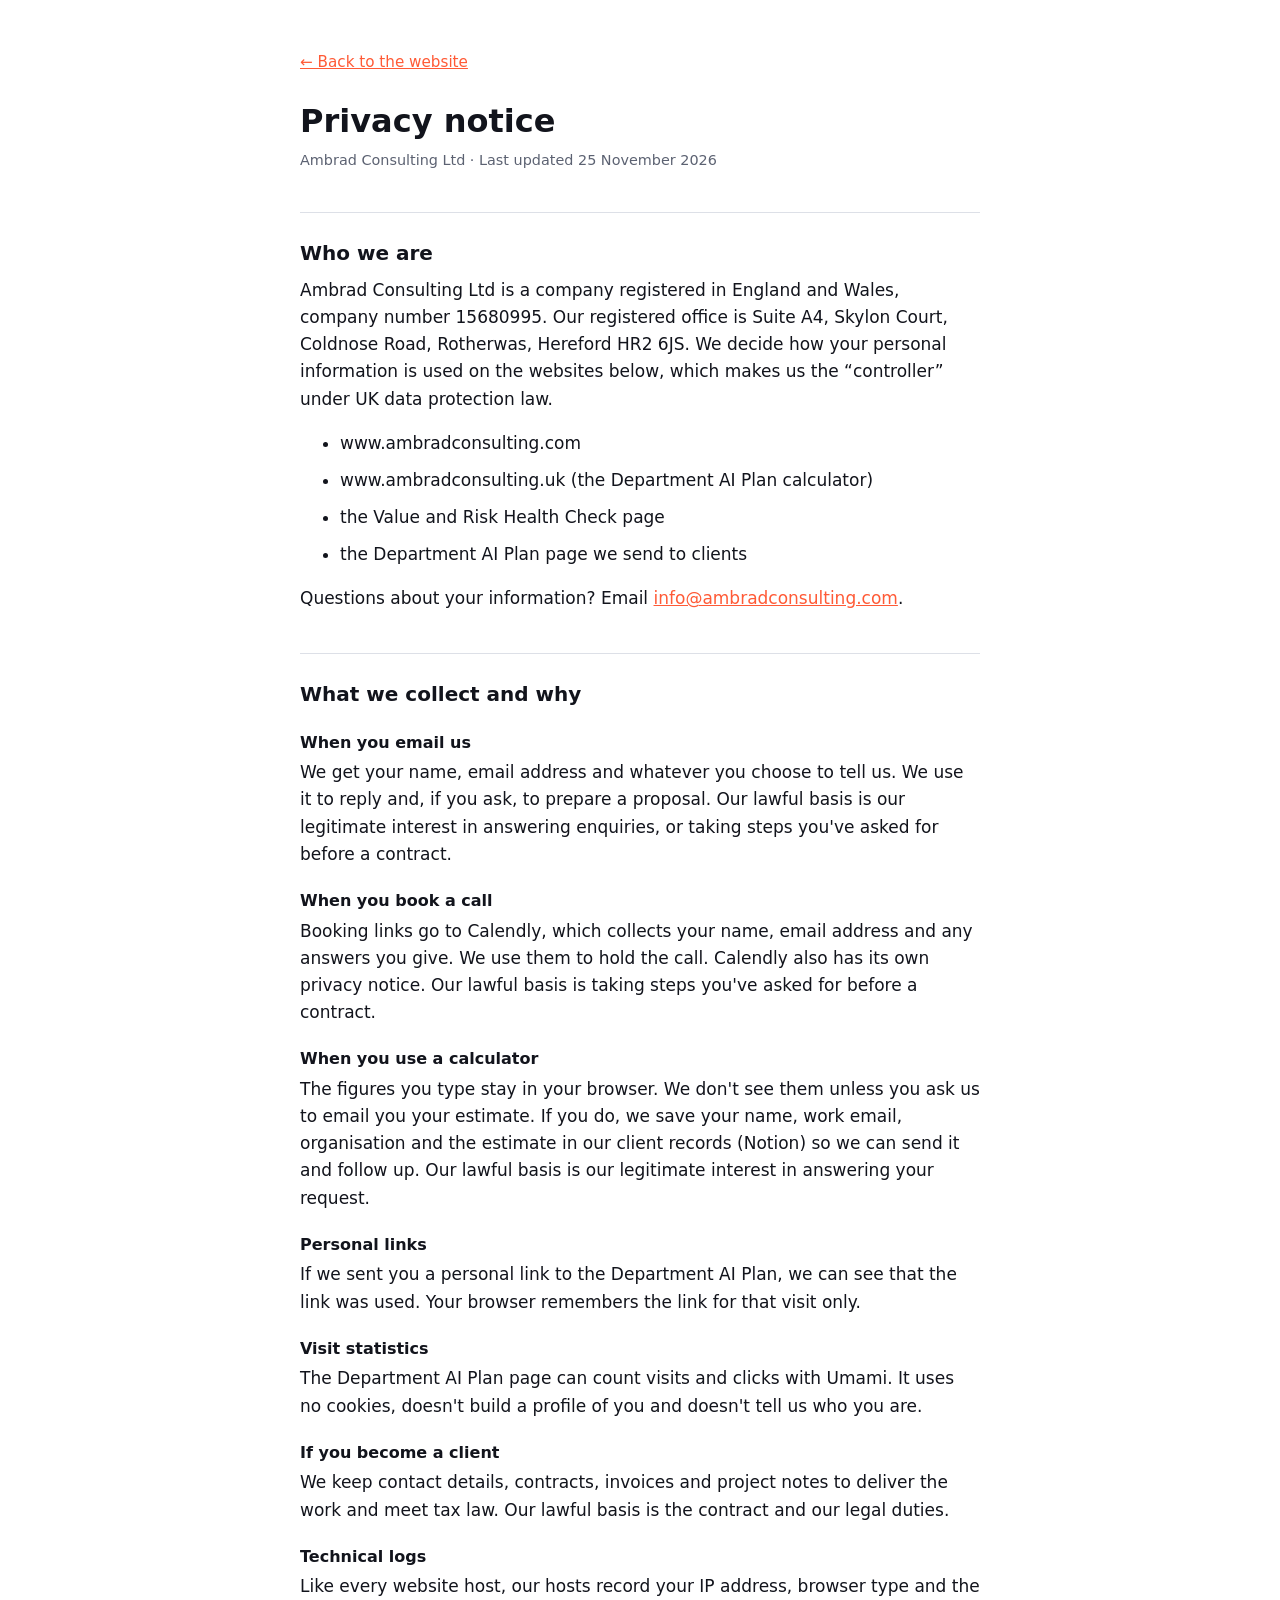
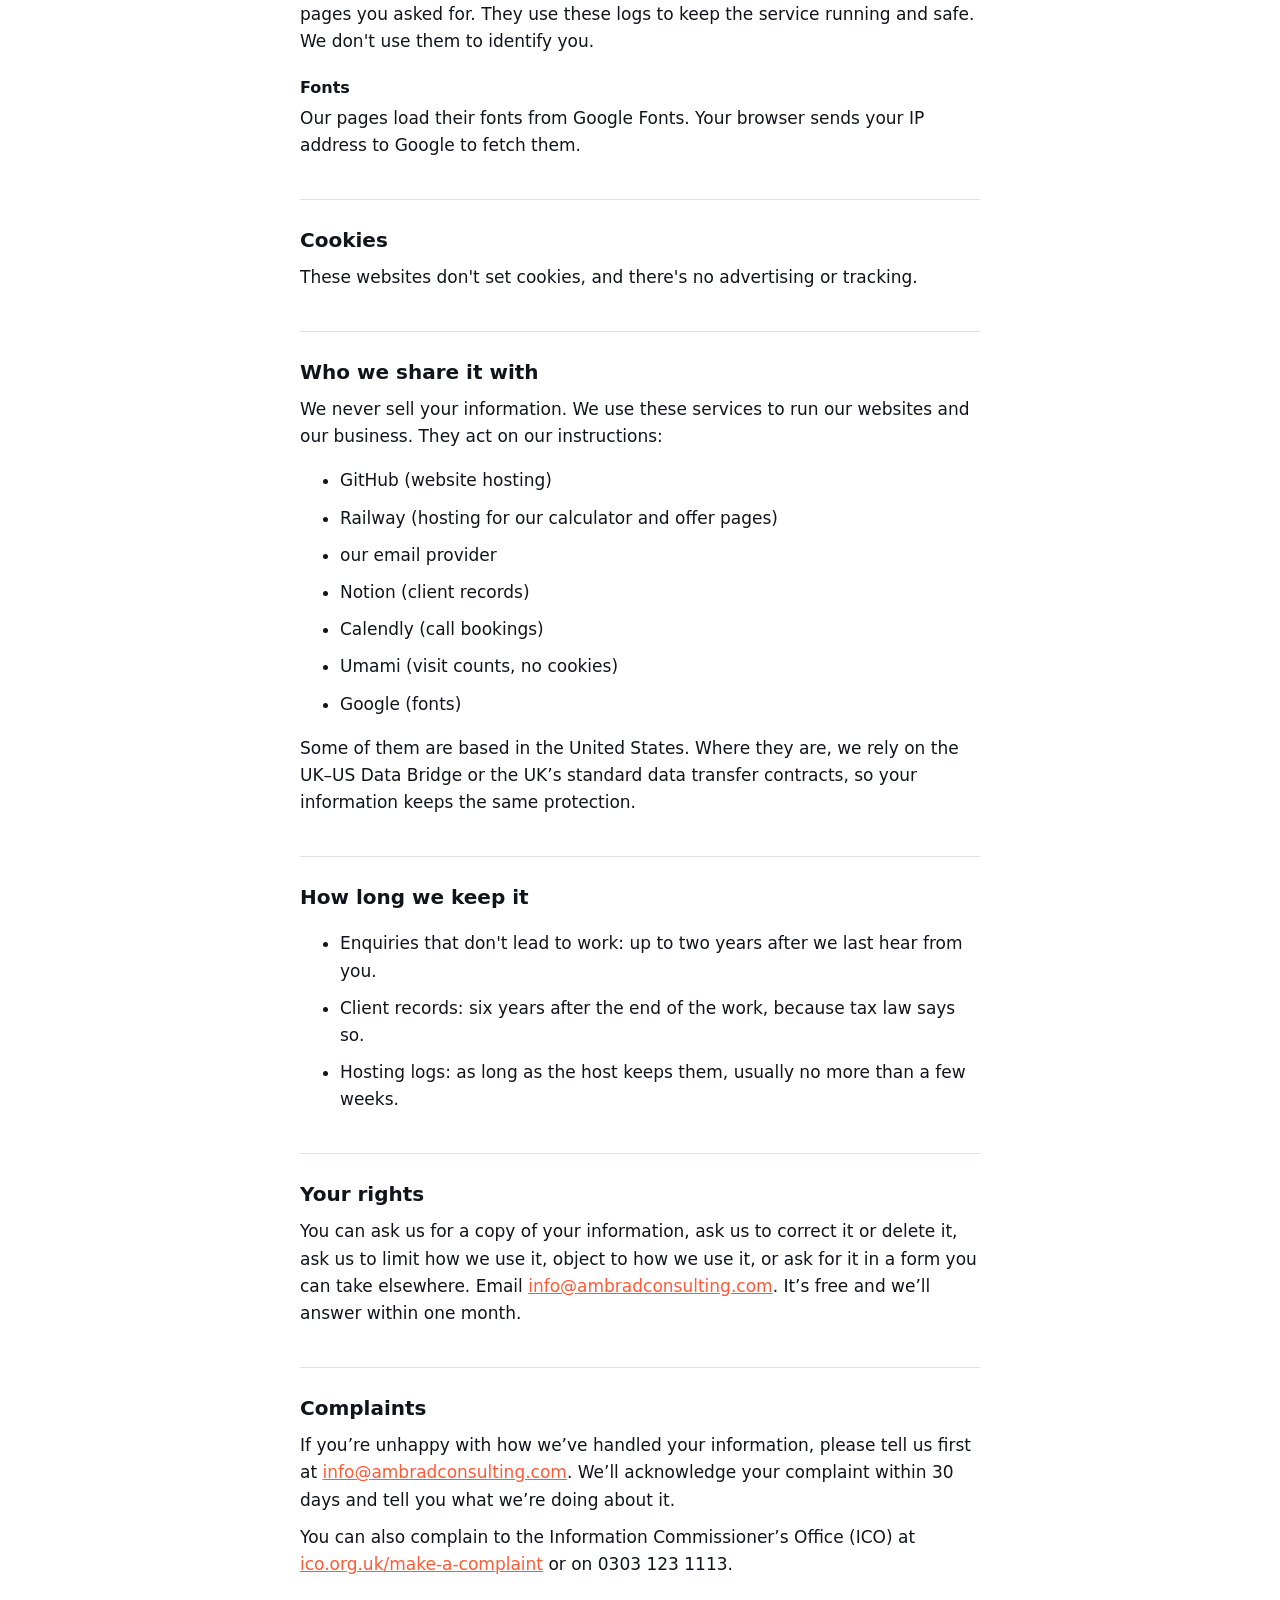
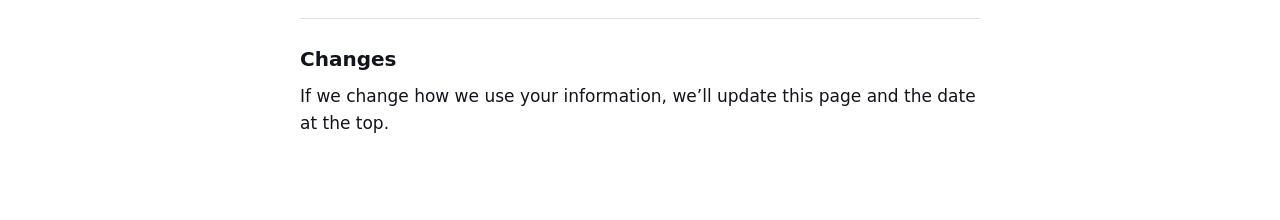
<file: privacy.html>
<!doctype html>
<html lang="en-GB">
<head>
<meta charset="utf-8">
<meta name="viewport" content="width=device-width, initial-scale=1">
<title>Privacy notice | Ambrad Consulting Ltd</title>
<meta name="description" content="How Ambrad Consulting Ltd uses personal information.">
<meta http-equiv="Content-Security-Policy" content="default-src 'none'; style-src 'unsafe-inline'; img-src 'self'; base-uri 'none'; form-action 'none'">
<meta name="referrer" content="strict-origin-when-cross-origin">
<style>
:root{--ink:#12141C;--accent:#FF5A36;--muted:#5C6272;--line:#DDE0E7;--bg:#FFFFFF}
@media (prefers-color-scheme:dark){:root{--ink:#F1F2F5;--muted:#A9AEBB;--line:#2A2E3A;--bg:#12141C}}
*{box-sizing:border-box}
body{margin:0;background:var(--bg);color:var(--ink);font:17px/1.6 system-ui,-apple-system,"Segoe UI",Roboto,Arial,sans-serif}
main{max-width:720px;margin:0 auto;padding:48px 20px 72px}
a{color:var(--accent)}
h1{font-size:2rem;line-height:1.2;margin:0 0 8px}
h2{font-size:1.25rem;margin:40px 0 8px;padding-top:24px;border-top:1px solid var(--line)}
h3{font-size:1rem;margin:20px 0 4px}
p,li{margin:0 0 10px}
.meta{color:var(--muted);font-size:.9rem}
.back{display:inline-block;margin-bottom:28px;font-size:.95rem}
</style>
</head>
<body>
<main>
<a class="back" href="https://www.ambradconsulting.com/">&larr; Back to the website</a>
<h1>Privacy notice</h1>
<p class="meta">Ambrad Consulting Ltd &middot; Last updated 25 November 2026</p>

<h2>Who we are</h2>
<p>Ambrad Consulting Ltd is a company registered in England and Wales, company number 15680995. Our registered office is Suite A4, Skylon Court, Coldnose Road, Rotherwas, Hereford HR2 6JS. We decide how your personal information is used on the websites below, which makes us the &ldquo;controller&rdquo; under UK data protection law.</p>
<ul><li>www.ambradconsulting.com</li><li>www.ambradconsulting.uk (the Department AI Plan calculator)</li><li>the Value and Risk Health Check page</li><li>the Department AI Plan page we send to clients</li></ul>
<p>Questions about your information? Email <a href="mailto:info@ambradconsulting.com">info@ambradconsulting.com</a>.</p>
<!-- ICO registration number: add here once the data protection fee is paid -->

<h2>What we collect and why</h2>
<h3>When you email us</h3><p>We get your name, email address and whatever you choose to tell us. We use it to reply and, if you ask, to prepare a proposal. Our lawful basis is our legitimate interest in answering enquiries, or taking steps you&#x27;ve asked for before a contract.</p><h3>When you book a call</h3><p>Booking links go to Calendly, which collects your name, email address and any answers you give. We use them to hold the call. Calendly also has its own privacy notice. Our lawful basis is taking steps you&#x27;ve asked for before a contract.</p><h3>When you use a calculator</h3><p>The figures you type stay in your browser. We don&#x27;t see them unless you ask us to email you your estimate. If you do, we save your name, work email, organisation and the estimate in our client records (Notion) so we can send it and follow up. Our lawful basis is our legitimate interest in answering your request.</p><h3>Personal links</h3><p>If we sent you a personal link to the Department AI Plan, we can see that the link was used. Your browser remembers the link for that visit only.</p><h3>Visit statistics</h3><p>The Department AI Plan page can count visits and clicks with Umami. It uses no cookies, doesn&#x27;t build a profile of you and doesn&#x27;t tell us who you are.</p><h3>If you become a client</h3><p>We keep contact details, contracts, invoices and project notes to deliver the work and meet tax law. Our lawful basis is the contract and our legal duties.</p><h3>Technical logs</h3><p>Like every website host, our hosts record your IP address, browser type and the pages you asked for. They use these logs to keep the service running and safe. We don&#x27;t use them to identify you.</p><h3>Fonts</h3><p>Our pages load their fonts from Google Fonts. Your browser sends your IP address to Google to fetch them.</p>

<h2>Cookies</h2>
<p>These websites don't set cookies, and there's no advertising or tracking.</p>

<h2>Who we share it with</h2>
<p>We never sell your information. We use these services to run our websites and our business. They act on our instructions:</p>
<ul><li>GitHub (website hosting)</li><li>Railway (hosting for our calculator and offer pages)</li><li>our email provider</li><li>Notion (client records)</li><li>Calendly (call bookings)</li><li>Umami (visit counts, no cookies)</li><li>Google (fonts)</li></ul>
<p>Some of them are based in the United States. Where they are, we rely on the UK&ndash;US Data Bridge or the UK&rsquo;s standard data transfer contracts, so your information keeps the same protection.</p>

<h2>How long we keep it</h2>
<ul><li>Enquiries that don&#x27;t lead to work: up to two years after we last hear from you.</li><li>Client records: six years after the end of the work, because tax law says so.</li><li>Hosting logs: as long as the host keeps them, usually no more than a few weeks.</li></ul>

<h2>Your rights</h2>
<p>You can ask us for a copy of your information, ask us to correct it or delete it, ask us to limit how we use it, object to how we use it, or ask for it in a form you can take elsewhere. Email <a href="mailto:info@ambradconsulting.com">info@ambradconsulting.com</a>. It&rsquo;s free and we&rsquo;ll answer within one month.</p>

<h2>Complaints</h2>
<p>If you&rsquo;re unhappy with how we&rsquo;ve handled your information, please tell us first at <a href="mailto:info@ambradconsulting.com">info@ambradconsulting.com</a>. We&rsquo;ll acknowledge your complaint within 30 days and tell you what we&rsquo;re doing about it.</p>
<p>You can also complain to the Information Commissioner&rsquo;s Office (ICO) at <a href="https://ico.org.uk/make-a-complaint/">ico.org.uk/make-a-complaint</a> or on 0303 123 1113.</p>

<h2>Changes</h2>
<p>If we change how we use your information, we&rsquo;ll update this page and the date at the top.</p>
</main>
</body>
</html>
</file>
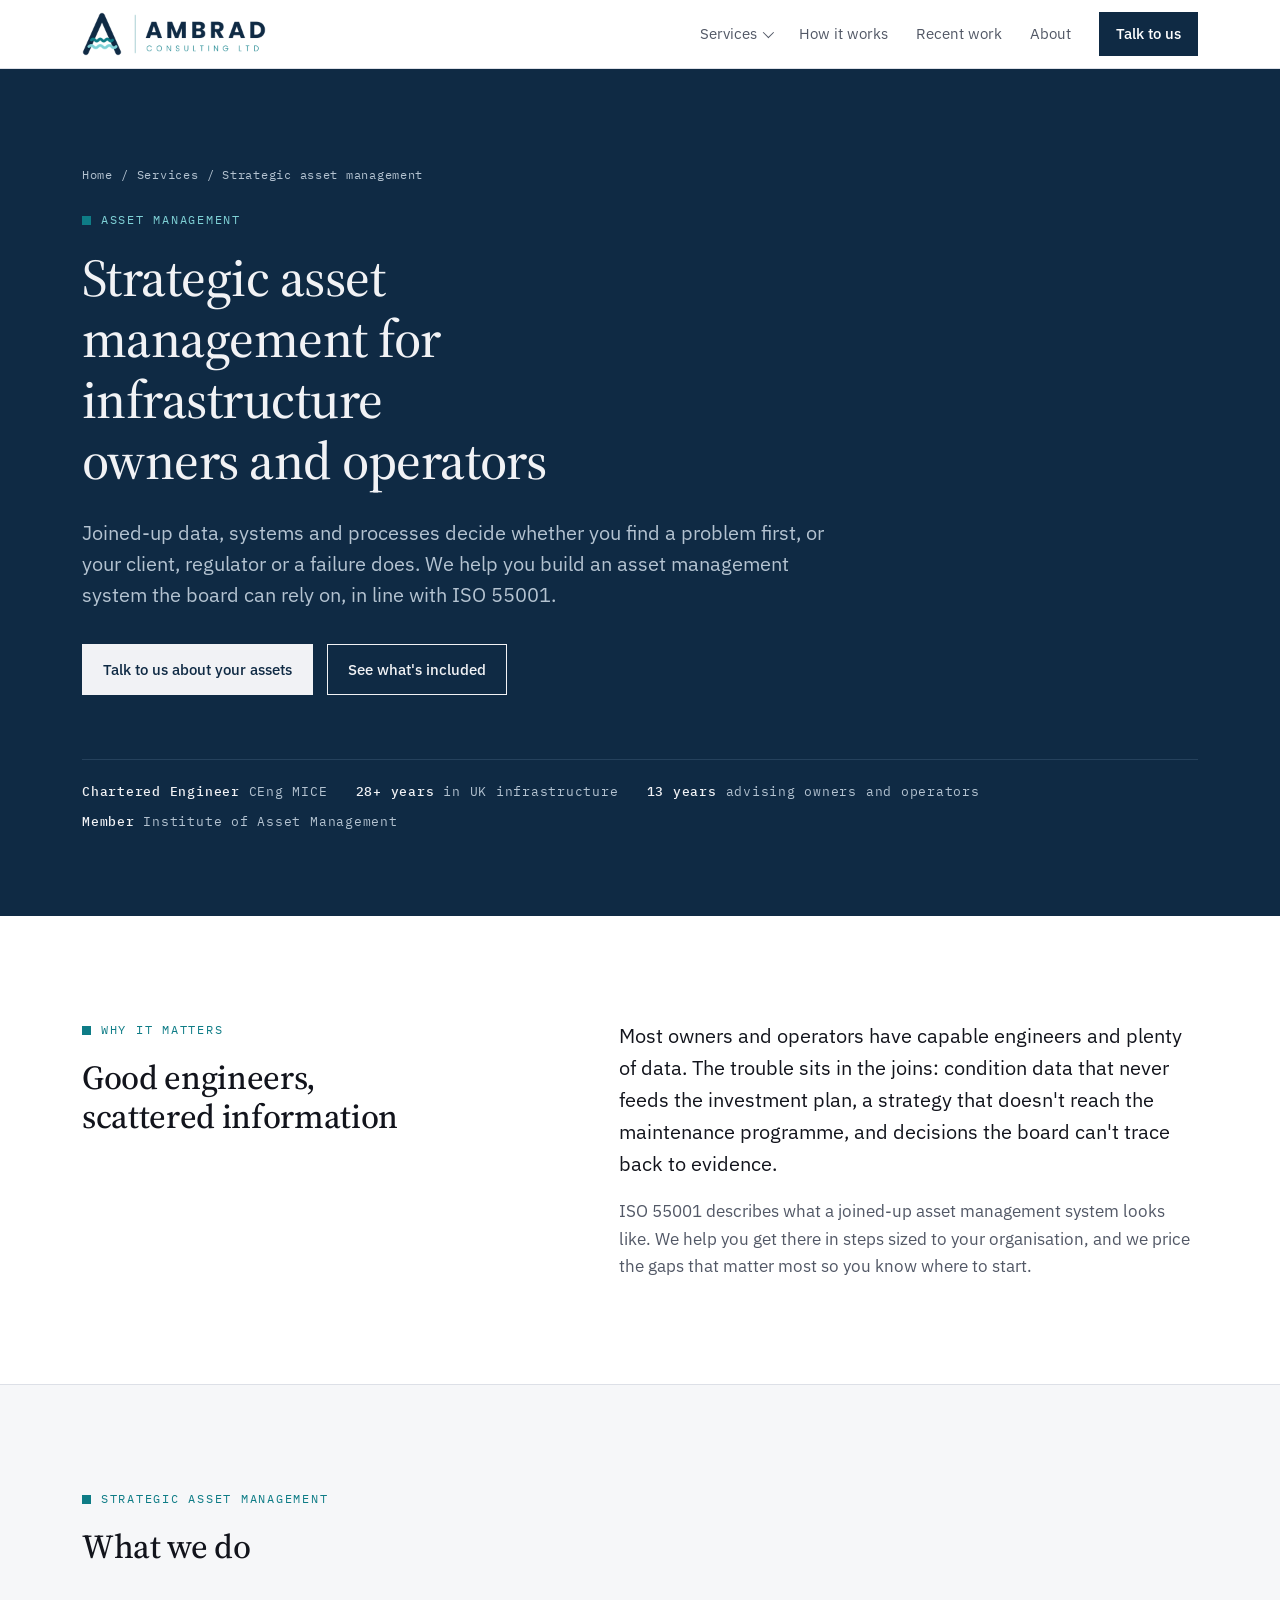
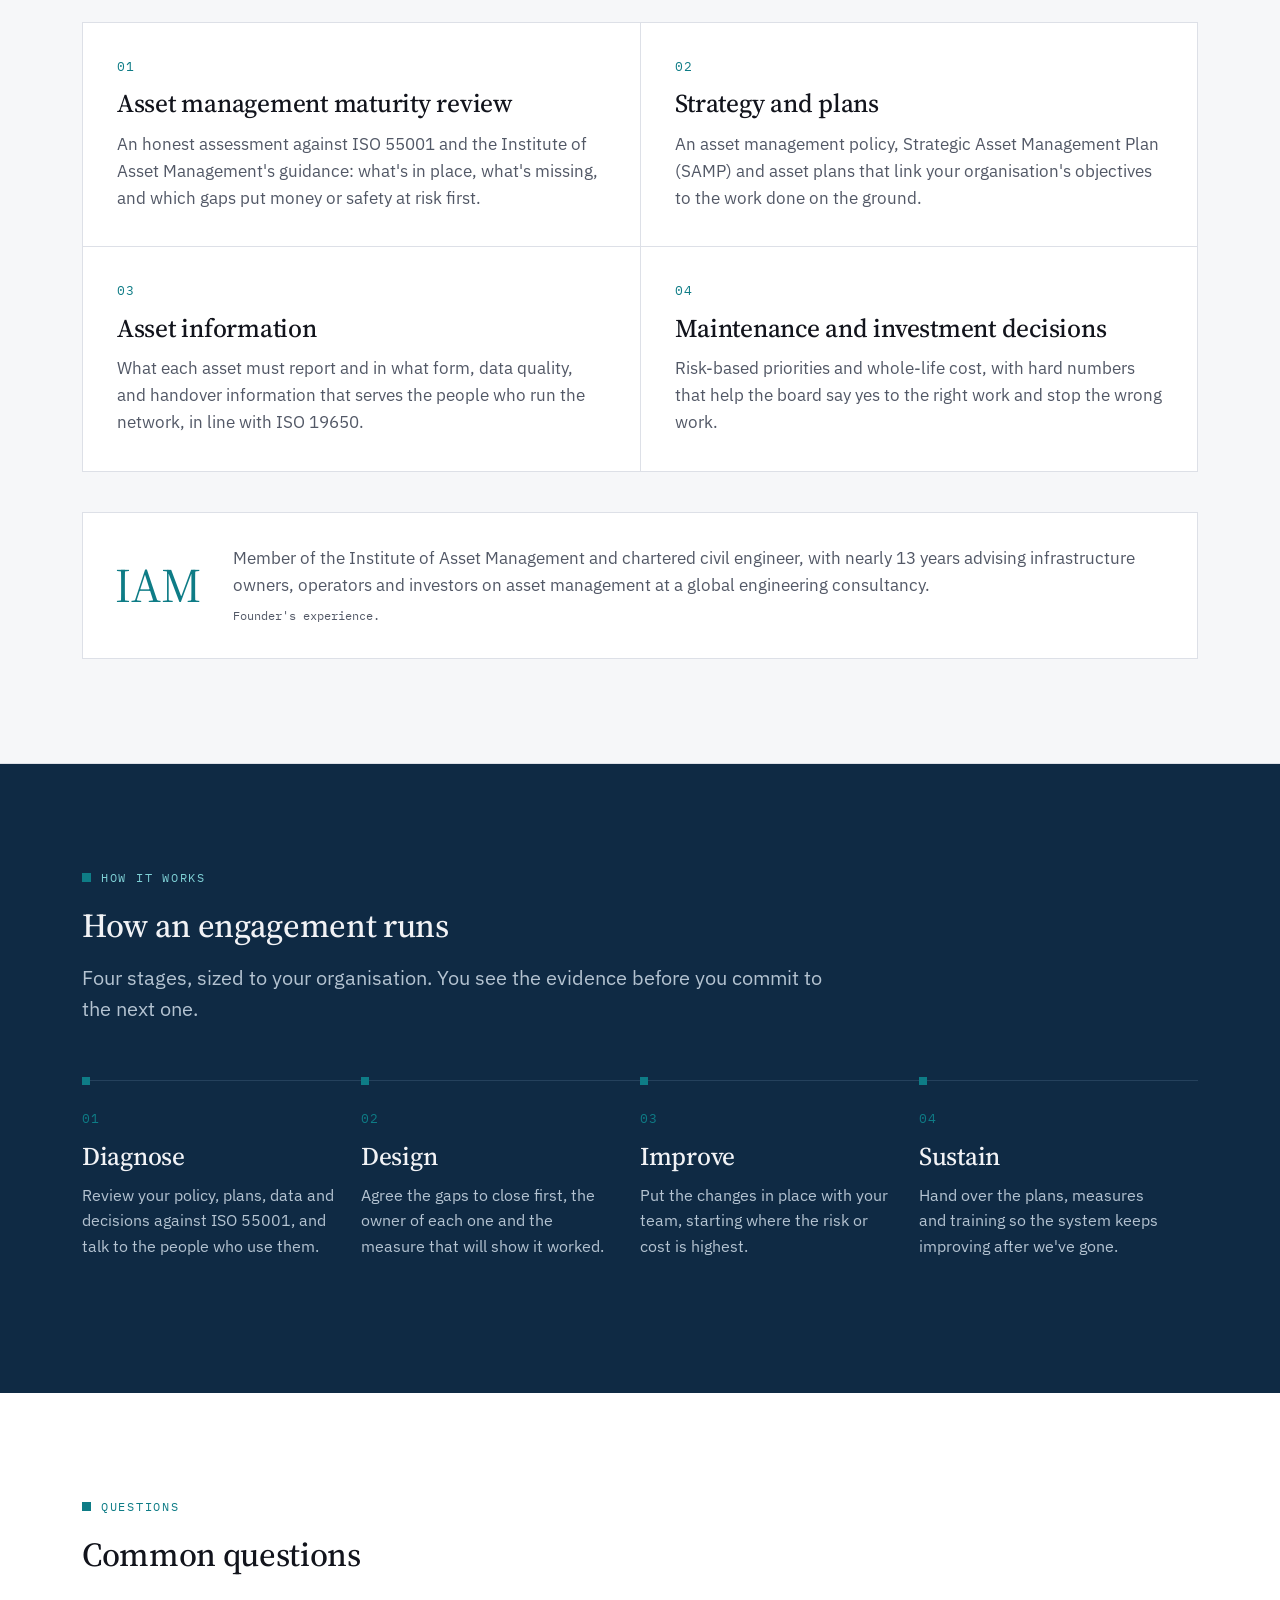
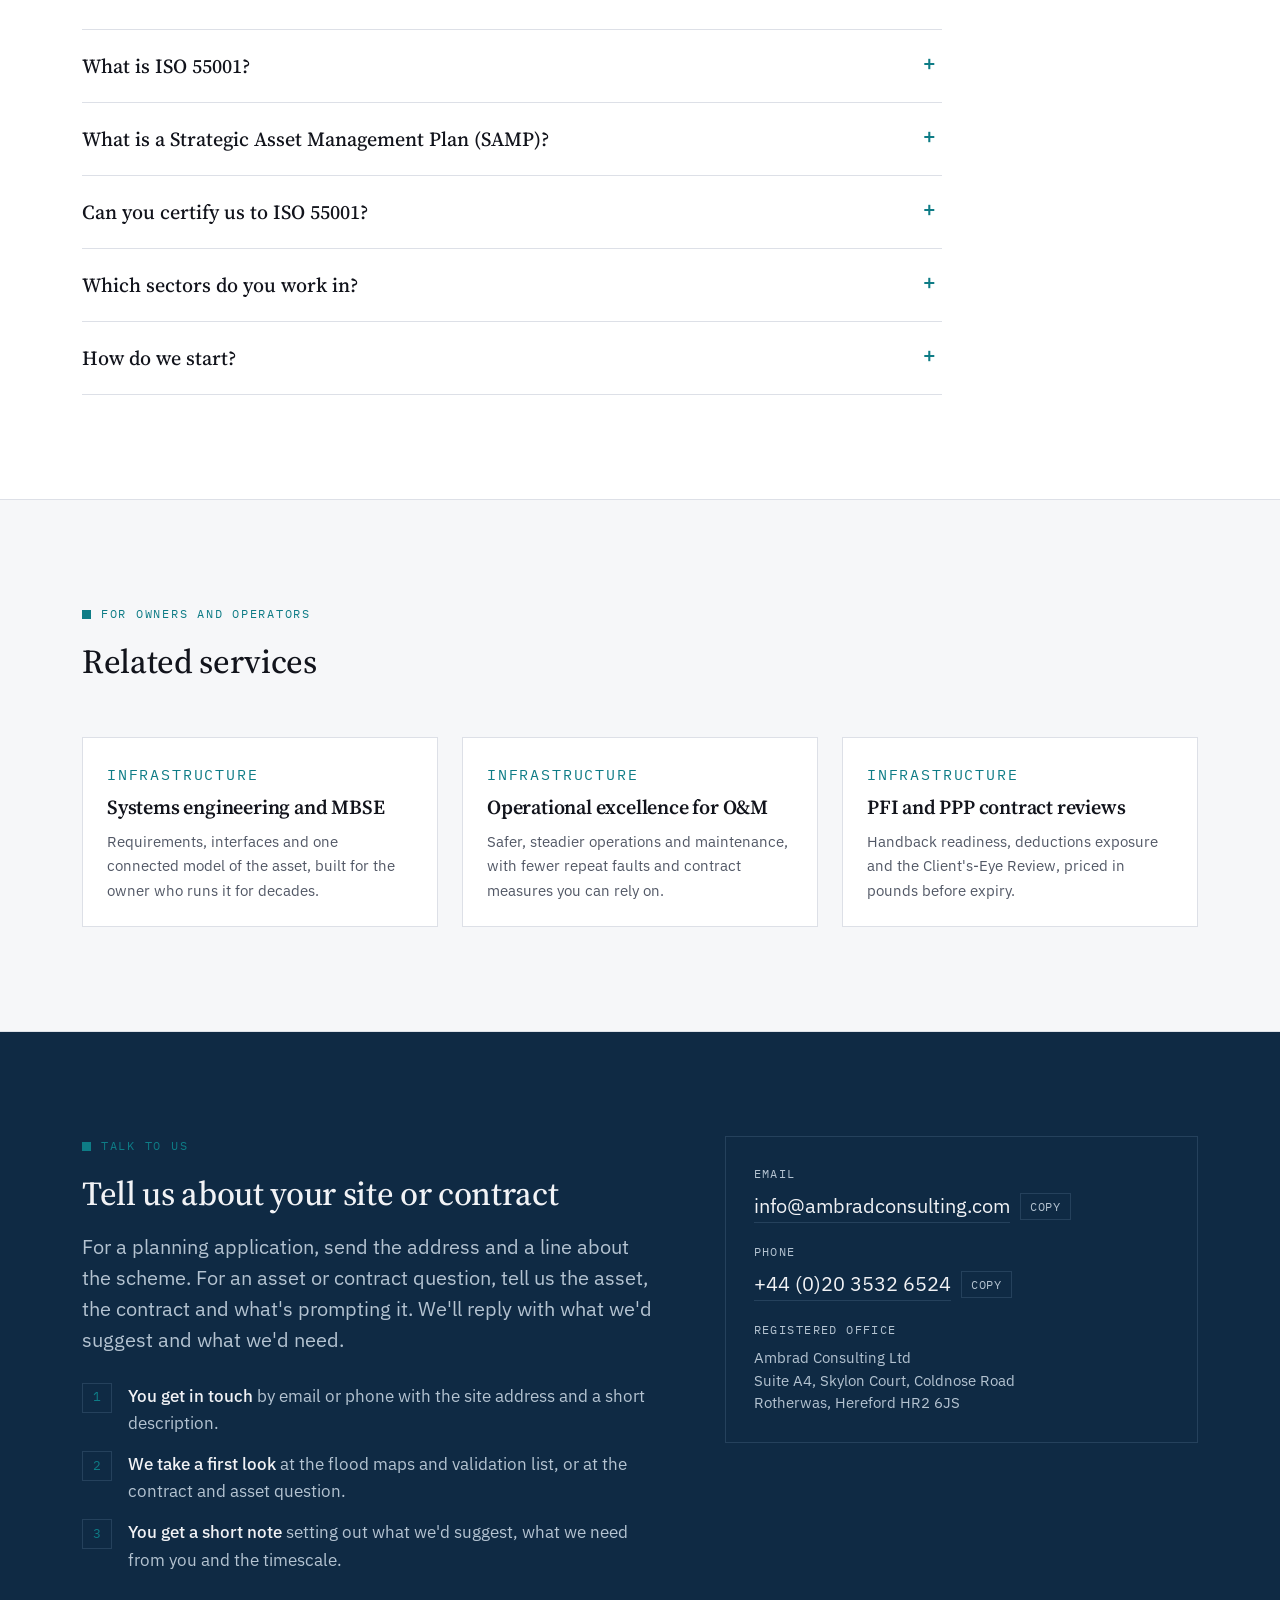
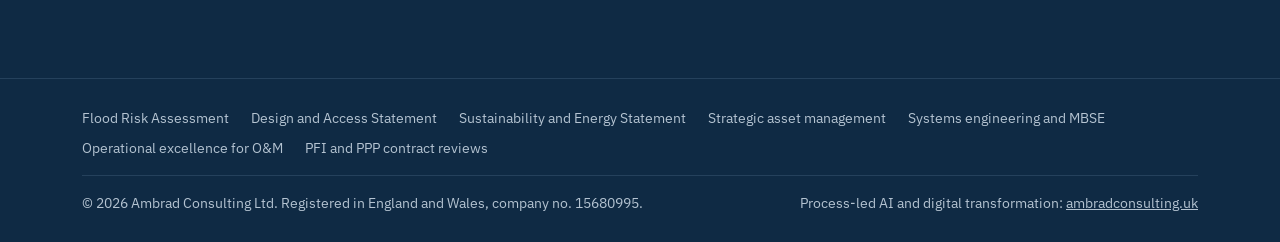
<file: strategic-asset-management.html>
<!doctype html>
<html lang="en-GB">
<head>
<meta charset="utf-8">
<meta name="viewport" content="width=device-width, initial-scale=1, viewport-fit=cover">
<title>Strategic Asset Management Consultancy (ISO 55001) | Ambrad Consulting</title>
<meta name="description" content="Strategic asset management for infrastructure owners and operators: ISO 55001 maturity reviews, asset management strategy and plans, asset information and maintenance spend decisions.">
<link rel="canonical" href="https://www.ambradconsulting.com/strategic-asset-management.html">
<meta property="og:type" content="website">
<meta property="og:site_name" content="Ambrad Consulting">
<meta property="og:title" content="Strategic Asset Management Consultancy (ISO 55001) | Ambrad Consulting">
<meta property="og:description" content="Strategic asset management for infrastructure owners and operators: ISO 55001 maturity reviews, asset management strategy and plans, asset information and maintenance spend decisions.">
<meta property="og:url" content="https://www.ambradconsulting.com/strategic-asset-management.html">
<meta property="og:image" content="https://www.ambradconsulting.com/assets/ambrad-consulting-report-logo.png">
<meta property="og:locale" content="en_GB">
<meta name="theme-color" content="#0F2A44">
<link rel="icon" type="image/png" href="assets/favicon.png">
<link rel="apple-touch-icon" href="assets/favicon.png">
<link rel="preconnect" href="https://fonts.googleapis.com">
<link rel="preconnect" href="https://fonts.gstatic.com" crossorigin>
<link rel="stylesheet" href="https://fonts.googleapis.com/css2?family=IBM+Plex+Mono:wght@400;500&family=IBM+Plex+Sans:ital,wght@0,400;0,500;0,600;1,400&family=Source+Serif+4:opsz,wght@8..60,400;8..60,500;8..60,600;8..60,700&display=swap">
<link rel="stylesheet" href="assets/site.css">
<script type="application/ld+json">{"@context": "https://schema.org", "@graph": [{"@type": "Service", "@id": "https://www.ambradconsulting.com/strategic-asset-management.html#service", "name": "Strategic asset management", "serviceType": "Asset management consultancy", "description": "Strategic asset management for infrastructure owners and operators: ISO 55001 maturity reviews, asset management strategy and plans, asset information and maintenance spend decisions.", "url": "https://www.ambradconsulting.com/strategic-asset-management.html", "areaServed": {"@type": "Country", "name": "England"}, "provider": {"@type": "ProfessionalService", "@id": "https://www.ambradconsulting.com/#org", "name": "Ambrad Consulting", "legalName": "Ambrad Consulting Ltd", "url": "https://www.ambradconsulting.com/", "logo": "https://www.ambradconsulting.com/assets/ambrad-consulting-report-logo.png", "email": "info@ambradconsulting.com", "telephone": "+44 20 3532 6524", "address": {"@type": "PostalAddress", "streetAddress": "Suite A4, Skylon Court, Coldnose Road, Rotherwas", "addressLocality": "Hereford", "postalCode": "HR2 6JS", "addressCountry": "GB"}, "founder": {"@type": "Person", "name": "Warren Bradley", "jobTitle": "Founder and Principal Consultant"}, "areaServed": {"@type": "Country", "name": "England"}, "sameAs": ["https://www.ambradconsulting.uk/"]}}, {"@type": "WebPage", "@id": "https://www.ambradconsulting.com/strategic-asset-management.html", "url": "https://www.ambradconsulting.com/strategic-asset-management.html", "name": "Strategic Asset Management Consultancy (ISO 55001) | Ambrad Consulting", "description": "Strategic asset management for infrastructure owners and operators: ISO 55001 maturity reviews, asset management strategy and plans, asset information and maintenance spend decisions.", "inLanguage": "en-GB", "isPartOf": {"@type": "WebSite", "url": "https://www.ambradconsulting.com/", "name": "Ambrad Consulting"}, "about": {"@id": "https://www.ambradconsulting.com/strategic-asset-management.html#service"}}, {"@type": "BreadcrumbList", "itemListElement": [{"@type": "ListItem", "position": 1, "name": "Home", "item": "https://www.ambradconsulting.com/"}, {"@type": "ListItem", "position": 2, "name": "Services", "item": "https://www.ambradconsulting.com/#services"}, {"@type": "ListItem", "position": 3, "name": "Strategic asset management", "item": "https://www.ambradconsulting.com/strategic-asset-management.html"}]}, {"@type": "FAQPage", "mainEntity": [{"@type": "Question", "name": "What is ISO 55001?", "acceptedAnswer": {"@type": "Answer", "text": "The international standard for asset management systems. It sets out what an organisation needs in place to manage its assets for value: policy, objectives, plans, the right information, competent people and a way of checking it all works."}}, {"@type": "Question", "name": "What is a Strategic Asset Management Plan (SAMP)?", "acceptedAnswer": {"@type": "Answer", "text": "The document that links your organisation's objectives to your asset management objectives and plans. It explains how decisions about assets are made, so the board, the regulator and the people doing the work can see the line of sight."}}, {"@type": "Question", "name": "Can you certify us to ISO 55001?", "acceptedAnswer": {"@type": "Answer", "text": "No, and that's deliberate. We're not a certification body, so we can be candid about where you stand and help you close the gaps before an assessor or certification audit."}}, {"@type": "Question", "name": "Which sectors do you work in?", "acceptedAnswer": {"@type": "Answer", "text": "Highways and transport, rail, aviation, and water and energy networks. The common thread is owners and operators running large portfolios of long-life assets."}}, {"@type": "Question", "name": "How do we start?", "acceptedAnswer": {"@type": "Answer", "text": "Book a 30-minute conversation. Tell us what's prompting the question, such as an audit, a regulatory review or a funding decision, and we'll tell you whether a review is worth it now."}}]}]}</script>
</head>
<body class="water">
<header class="site-header">
  <div class="wrap">
    <a class="brand" href="index.html" aria-label="Ambrad Consulting Ltd, home"><img class="brand-report" src="assets/ambrad-consulting-report-logo.png" width="184" height="44" alt="Ambrad Consulting Ltd"></a>
    <nav class="nav" aria-label="Main">
      <details class="dd"><summary>Services</summary><div class="dd-panel"><span class="dd-label">Planning applications</span><a href="flood-risk-assessment.html">Flood Risk Assessments and drainage</a><a href="design-and-access-statement.html">Design and Access Statements</a><a href="sustainability-energy-statement.html">Sustainability and Energy Statements</a><span class="dd-label">Infrastructure owners and operators</span><a href="strategic-asset-management.html" aria-current="page">Strategic asset management</a><a href="systems-engineering-mbse.html">Systems engineering and MBSE</a><a href="operational-excellence-infrastructure.html">Operational excellence for O&amp;M</a><a href="pfi-contract-reviews.html">PFI contract reviews</a></div></details>
      <a href="index.html#how">How it works</a>
      <a href="index.html#work">Recent work</a>
      <a href="index.html#about">About</a>
      <a class="btn" href="#contact">Talk to us</a>
    </nav>
    <details class="menu">
      <summary>Menu</summary>
      <div class="menu-panel">
        <span class="menu-label">Planning applications</span><a class="sub" href="flood-risk-assessment.html">Flood Risk Assessments and drainage</a><a class="sub" href="design-and-access-statement.html">Design and Access Statements</a><a class="sub" href="sustainability-energy-statement.html">Sustainability and Energy Statements</a><span class="menu-label">Infrastructure owners and operators</span><a class="sub" href="strategic-asset-management.html">Strategic asset management</a><a class="sub" href="systems-engineering-mbse.html">Systems engineering and MBSE</a><a class="sub" href="operational-excellence-infrastructure.html">Operational excellence for O&amp;M</a><a class="sub" href="pfi-contract-reviews.html">PFI contract reviews</a>
        <a href="index.html#how">How it works</a>
        <a href="index.html#work">Recent work</a>
        <a href="index.html#about">About</a>
        <a href="#contact">Talk to us</a>
      </div>
    </details>
  </div>
</header>

<main id="top">
  <section class="hero band page-hero" aria-labelledby="hero-title">
    <div class="wrap">
      <nav class="crumbs" aria-label="Breadcrumb"><a href="index.html">Home</a><span aria-hidden="true">/</span><a href="index.html#services">Services</a><span aria-hidden="true">/</span><span aria-current="page">Strategic asset management</span></nav>
      <p class="eyebrow">Asset management</p>
      <h1 id="hero-title">Strategic asset management for infrastructure owners and operators</h1>
      <p class="lede">Joined-up data, systems and processes decide whether you find a problem first, or your client, regulator or a failure does. We help you build an asset management system the board can rely on, in line with ISO 55001.</p>
      <div class="hero-actions">
        <a class="btn" href="#contact">Talk to us about your assets</a>
        <a class="btn ghost" href="#offer">See what's included</a>
      </div>
      <div class="hero-meta"><span><b>Chartered Engineer</b> CEng MICE</span><span><b>28+ years</b> in UK infrastructure</span><span><b>13 years</b> advising owners and operators</span><span><b>Member</b> Institute of Asset Management</span></div>
    </div>
  </section>

  <section aria-labelledby="problem-title">
    <div class="wrap intro">
      <div>
        <p class="eyebrow">Why it matters</p>
        <h2 id="problem-title" style="margin-top:18px">Good engineers, scattered information</h2>
      </div>
      <div class="intro-body"><p>Most owners and operators have capable engineers and plenty of data. The trouble sits in the joins: condition data that never feeds the investment plan, a strategy that doesn&#x27;t reach the maintenance programme, and decisions the board can&#x27;t trace back to evidence.</p><p>ISO 55001 describes what a joined-up asset management system looks like. We help you get there in steps sized to your organisation, and we price the gaps that matter most so you know where to start.</p></div>
    </div>
  </section>

  <section class="services" id="offer" aria-labelledby="offer-title">
    <div class="wrap">
      <div class="section-head">
        <p class="eyebrow">Strategic asset management</p>
        <h2 id="offer-title">What we do</h2>
      </div>
      <div class="offer-grid"><article class="offer"><p class="num">01</p><h3>Asset management maturity review</h3><p>An honest assessment against ISO 55001 and the Institute of Asset Management&#x27;s guidance: what&#x27;s in place, what&#x27;s missing, and which gaps put money or safety at risk first.</p></article><article class="offer"><p class="num">02</p><h3>Strategy and plans</h3><p>An asset management policy, Strategic Asset Management Plan (SAMP) and asset plans that link your organisation&#x27;s objectives to the work done on the ground.</p></article><article class="offer"><p class="num">03</p><h3>Asset information</h3><p>What each asset must report and in what form, data quality, and handover information that serves the people who run the network, in line with ISO 19650.</p></article><article class="offer"><p class="num">04</p><h3>Maintenance and investment decisions</h3><p>Risk-based priorities and whole-life cost, with hard numbers that help the board say yes to the right work and stop the wrong work.</p></article></div>
      <div class="callout"><p class="figure">IAM</p><div><p>Member of the Institute of Asset Management and chartered civil engineer, with nearly 13 years advising infrastructure owners, operators and investors on asset management at a global engineering consultancy.</p><p class="src">Founder&#x27;s experience.</p></div></div>
    </div>
  </section>

  <section class="method band" aria-labelledby="how-title">
    <div class="wrap">
      <div class="section-head">
        <p class="eyebrow">How it works</p>
        <h2 id="how-title">How an engagement runs</h2>
        <p class="lede">Four stages, sized to your organisation. You see the evidence before you commit to the next one.</p>
      </div>
      <div class="stages"><div class="stage"><h3>Diagnose</h3><p>Review your policy, plans, data and decisions against ISO 55001, and talk to the people who use them.</p></div><div class="stage"><h3>Design</h3><p>Agree the gaps to close first, the owner of each one and the measure that will show it worked.</p></div><div class="stage"><h3>Improve</h3><p>Put the changes in place with your team, starting where the risk or cost is highest.</p></div><div class="stage"><h3>Sustain</h3><p>Hand over the plans, measures and training so the system keeps improving after we&#x27;ve gone.</p></div></div>
    </div>
  </section>

  <section aria-labelledby="faq-title">
    <div class="wrap">
      <div class="section-head">
        <p class="eyebrow">Questions</p>
        <h2 id="faq-title">Common questions</h2>
      </div>
      <div class="faq"><details><summary>What is ISO 55001?</summary><p>The international standard for asset management systems. It sets out what an organisation needs in place to manage its assets for value: policy, objectives, plans, the right information, competent people and a way of checking it all works.</p></details><details><summary>What is a Strategic Asset Management Plan (SAMP)?</summary><p>The document that links your organisation&#x27;s objectives to your asset management objectives and plans. It explains how decisions about assets are made, so the board, the regulator and the people doing the work can see the line of sight.</p></details><details><summary>Can you certify us to ISO 55001?</summary><p>No, and that&#x27;s deliberate. We&#x27;re not a certification body, so we can be candid about where you stand and help you close the gaps before an assessor or certification audit.</p></details><details><summary>Which sectors do you work in?</summary><p>Highways and transport, rail, aviation, and water and energy networks. The common thread is owners and operators running large portfolios of long-life assets.</p></details><details><summary>How do we start?</summary><p>Book a 30-minute conversation. Tell us what&#x27;s prompting the question, such as an audit, a regulatory review or a funding decision, and we&#x27;ll tell you whether a review is worth it now.</p></details></div>
    </div>
  </section>

  <section class="services" aria-labelledby="rel-title">
    <div class="wrap">
      <div class="section-head">
        <p class="eyebrow">For owners and operators</p>
        <h2 id="rel-title">Related services</h2>
      </div>
      <div class="related"><a class="rel" href="systems-engineering-mbse.html"><p class="svc-tag">Infrastructure</p><h3>Systems engineering and MBSE</h3><p>Requirements, interfaces and one connected model of the asset, built for the owner who runs it for decades.</p></a><a class="rel" href="operational-excellence-infrastructure.html"><p class="svc-tag">Infrastructure</p><h3>Operational excellence for O&amp;M</h3><p>Safer, steadier operations and maintenance, with fewer repeat faults and contract measures you can rely on.</p></a><a class="rel" href="pfi-contract-reviews.html"><p class="svc-tag">Infrastructure</p><h3>PFI and PPP contract reviews</h3><p>Handback readiness, deductions exposure and the Client&#x27;s-Eye Review, priced in pounds before expiry.</p></a></div>
    </div>
  </section>

  <section class="contact" id="contact" aria-labelledby="contact-title">
    <div class="wrap contact-grid">
      <div>
        <p class="eyebrow">Talk to us</p>
        <h2 id="contact-title" style="margin-top:18px">Tell us about your site or contract</h2>
        <p class="lede">For a planning application, send the address and a line about the scheme. For an asset or contract question, tell us the asset, the contract and what's prompting it. We'll reply with what we'd suggest and what we'd need.</p>
        <ol class="steps">
          <li><span><b>You get in touch</b> by email or phone with the site address and a short description.</span></li>
          <li><span><b>We take a first look</b> at the flood maps and validation list, or at the contract and asset question.</span></li>
          <li><span><b>You get a short note</b> setting out what we'd suggest, what we need from you and the timescale.</span></li>
        </ol>
      </div>
      <div class="contact-card">
        <div class="c-row">
          <span class="lbl">Email</span>
          <span class="c-val"><a href="mailto:info@ambradconsulting.com">info@ambradconsulting.com</a><button class="copy" type="button" data-copy="info@ambradconsulting.com">Copy</button></span>
        </div>
        <div class="c-row">
          <span class="lbl">Phone</span>
          <span class="c-val"><a href="tel:+442035326524">+44 (0)20 3532 6524</a><button class="copy" type="button" data-copy="+44 20 3532 6524">Copy</button></span>
        </div>
        <div class="c-row">
          <span class="lbl">Registered office</span>
          <p class="addr">Ambrad Consulting Ltd<br>Suite A4, Skylon Court, Coldnose Road<br>Rotherwas, Hereford HR2 6JS</p>
        </div>
      </div>
    </div>
  </section>
</main>

<footer class="site-footer">
  <div class="wrap">
    <nav class="foot-nav" aria-label="Services"><a href="flood-risk-assessment.html">Flood Risk Assessment</a><a href="design-and-access-statement.html">Design and Access Statement</a><a href="sustainability-energy-statement.html">Sustainability and Energy Statement</a><a href="strategic-asset-management.html">Strategic asset management</a><a href="systems-engineering-mbse.html">Systems engineering and MBSE</a><a href="operational-excellence-infrastructure.html">Operational excellence for O&amp;M</a><a href="pfi-contract-reviews.html">PFI and PPP contract reviews</a></nav>
    <span>© <span id="yr">2026</span> Ambrad Consulting Ltd. Registered in England and Wales, company no. 15680995.</span>
    <span>Process-led AI and digital transformation: <a href="https://www.ambradconsulting.uk/">ambradconsulting.uk</a></span>
  </div>
</footer>

<script>
(function(){
  var y=document.getElementById('yr'); if(y){y.textContent=new Date().getFullYear();}
  document.querySelectorAll('.copy').forEach(function(b){
    b.addEventListener('click',function(){
      var t=b.getAttribute('data-copy'), done=function(){b.textContent='Copied';setTimeout(function(){b.textContent='Copy';},1600);};
      try{ navigator.clipboard.writeText(t).then(done,function(){sel(b);}); }catch(e){ sel(b); }
    });
  });
  function sel(b){var a=b.previousElementSibling;if(!a)return;var r=document.createRange();r.selectNodeContents(a);var s=window.getSelection();s.removeAllRanges();s.addRange(r);b.textContent='Selected';}
  document.querySelectorAll('.menu-panel a').forEach(function(a){a.addEventListener('click',function(){var d=a.closest('details');if(d)d.open=false;});});
  document.querySelectorAll('.dd').forEach(function(d){
    document.addEventListener('click',function(e){ if(d.open && !d.contains(e.target)) d.open=false; });
    document.addEventListener('keydown',function(e){ if(e.key==='Escape' && d.open){ d.open=false; d.querySelector('summary').focus(); } });
  });
})();
</script>
</body>
</html>
</file>
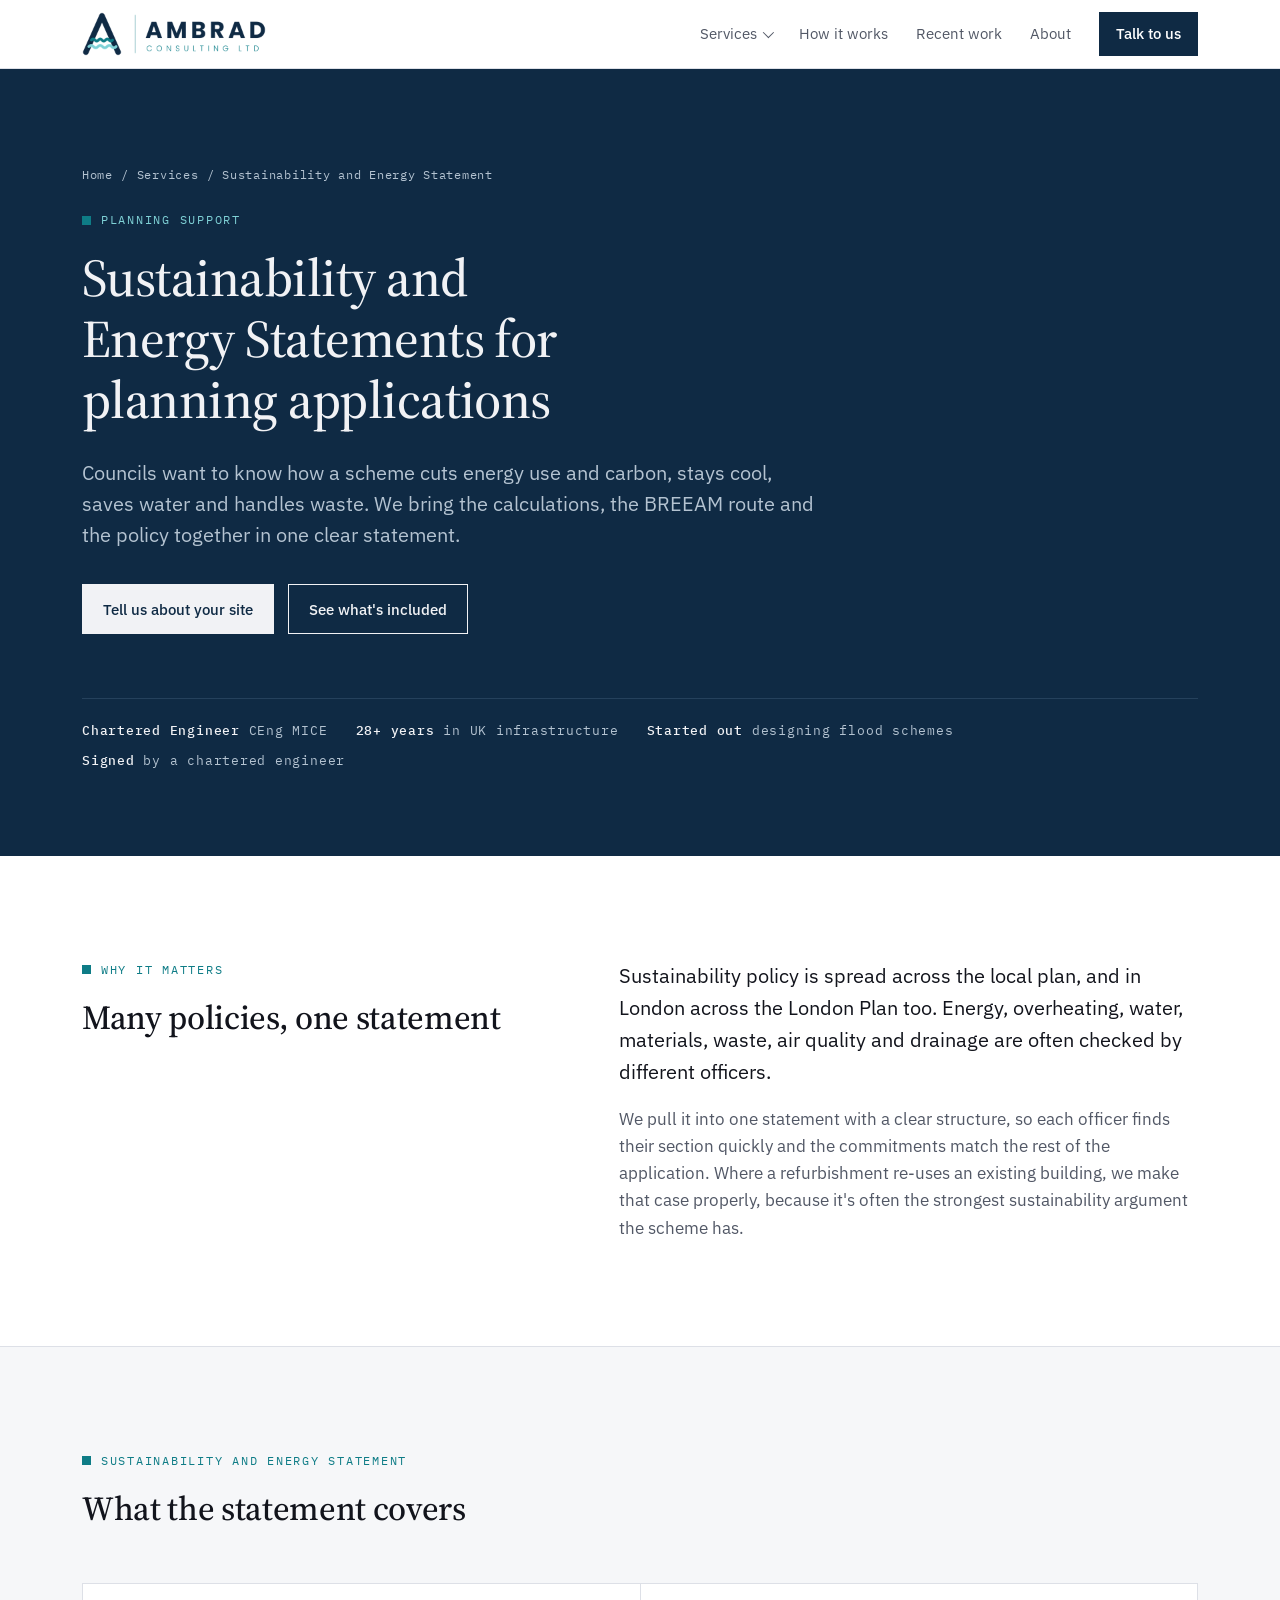
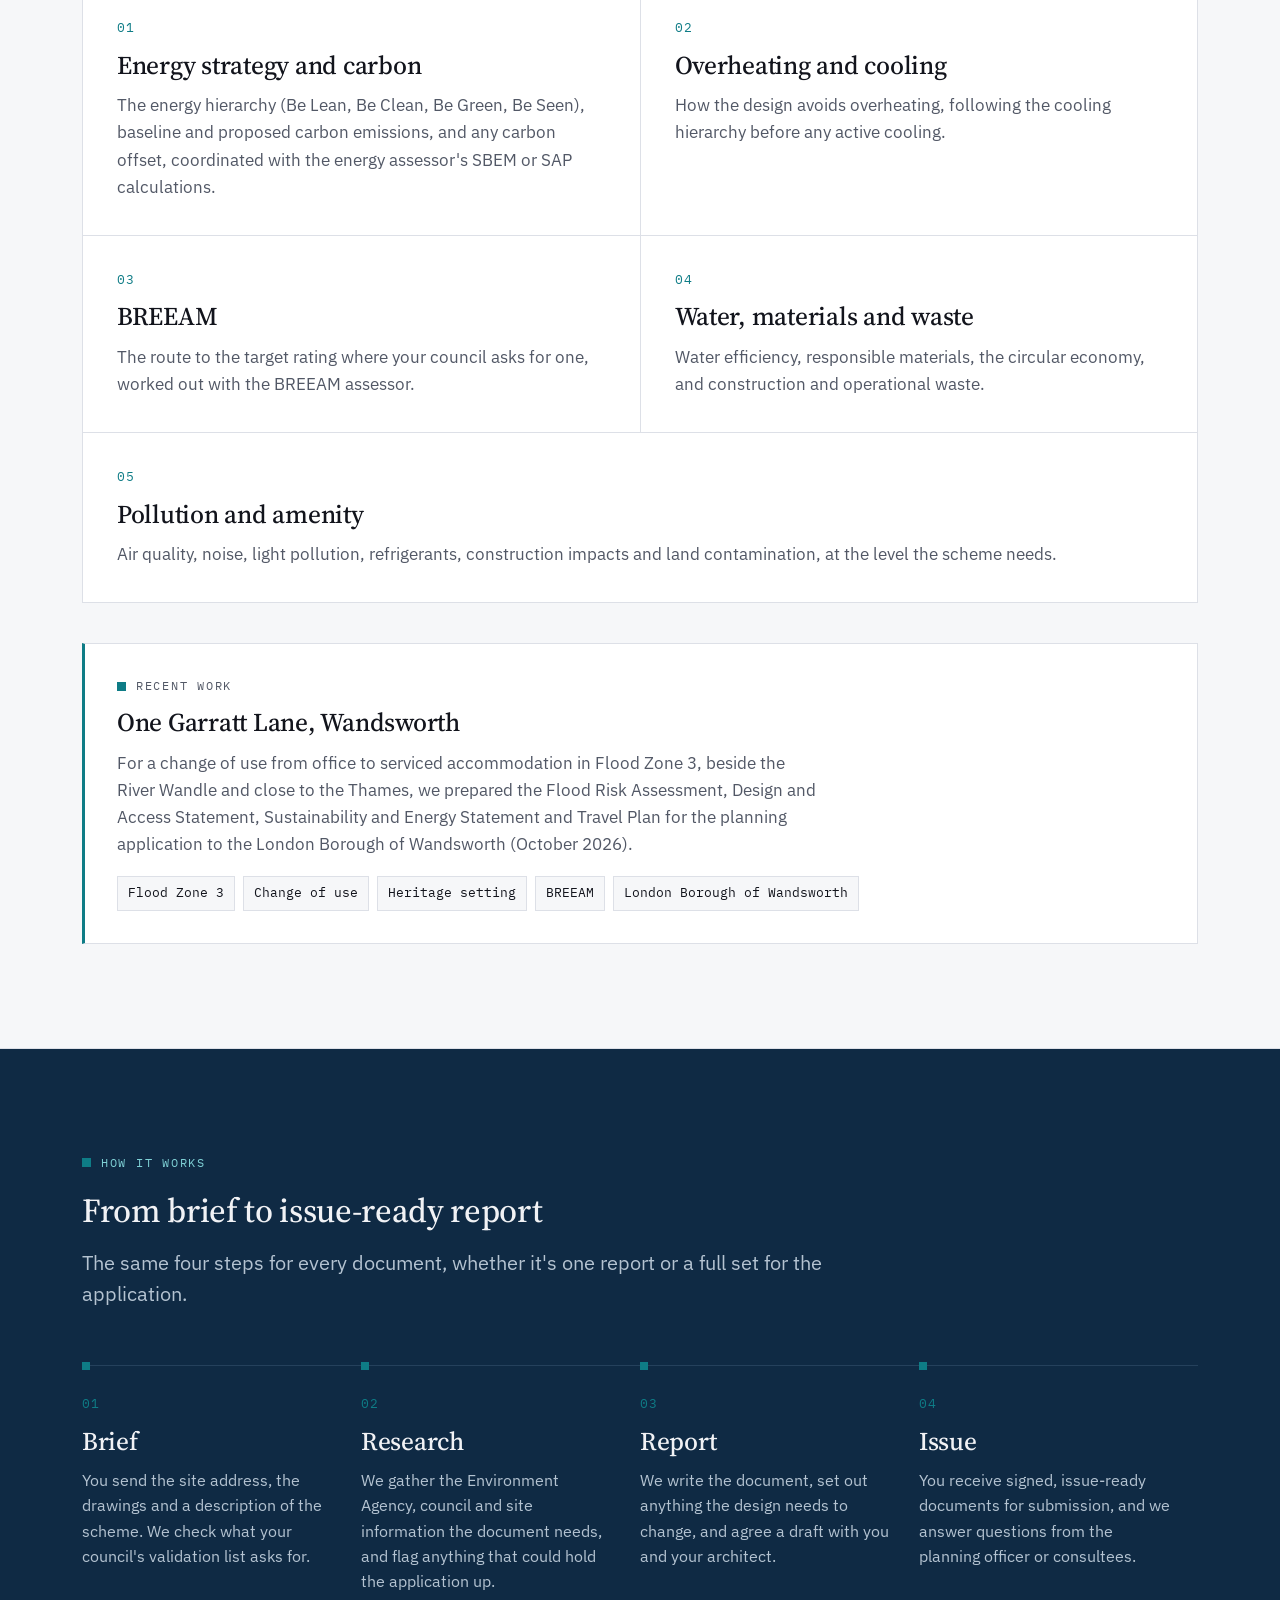
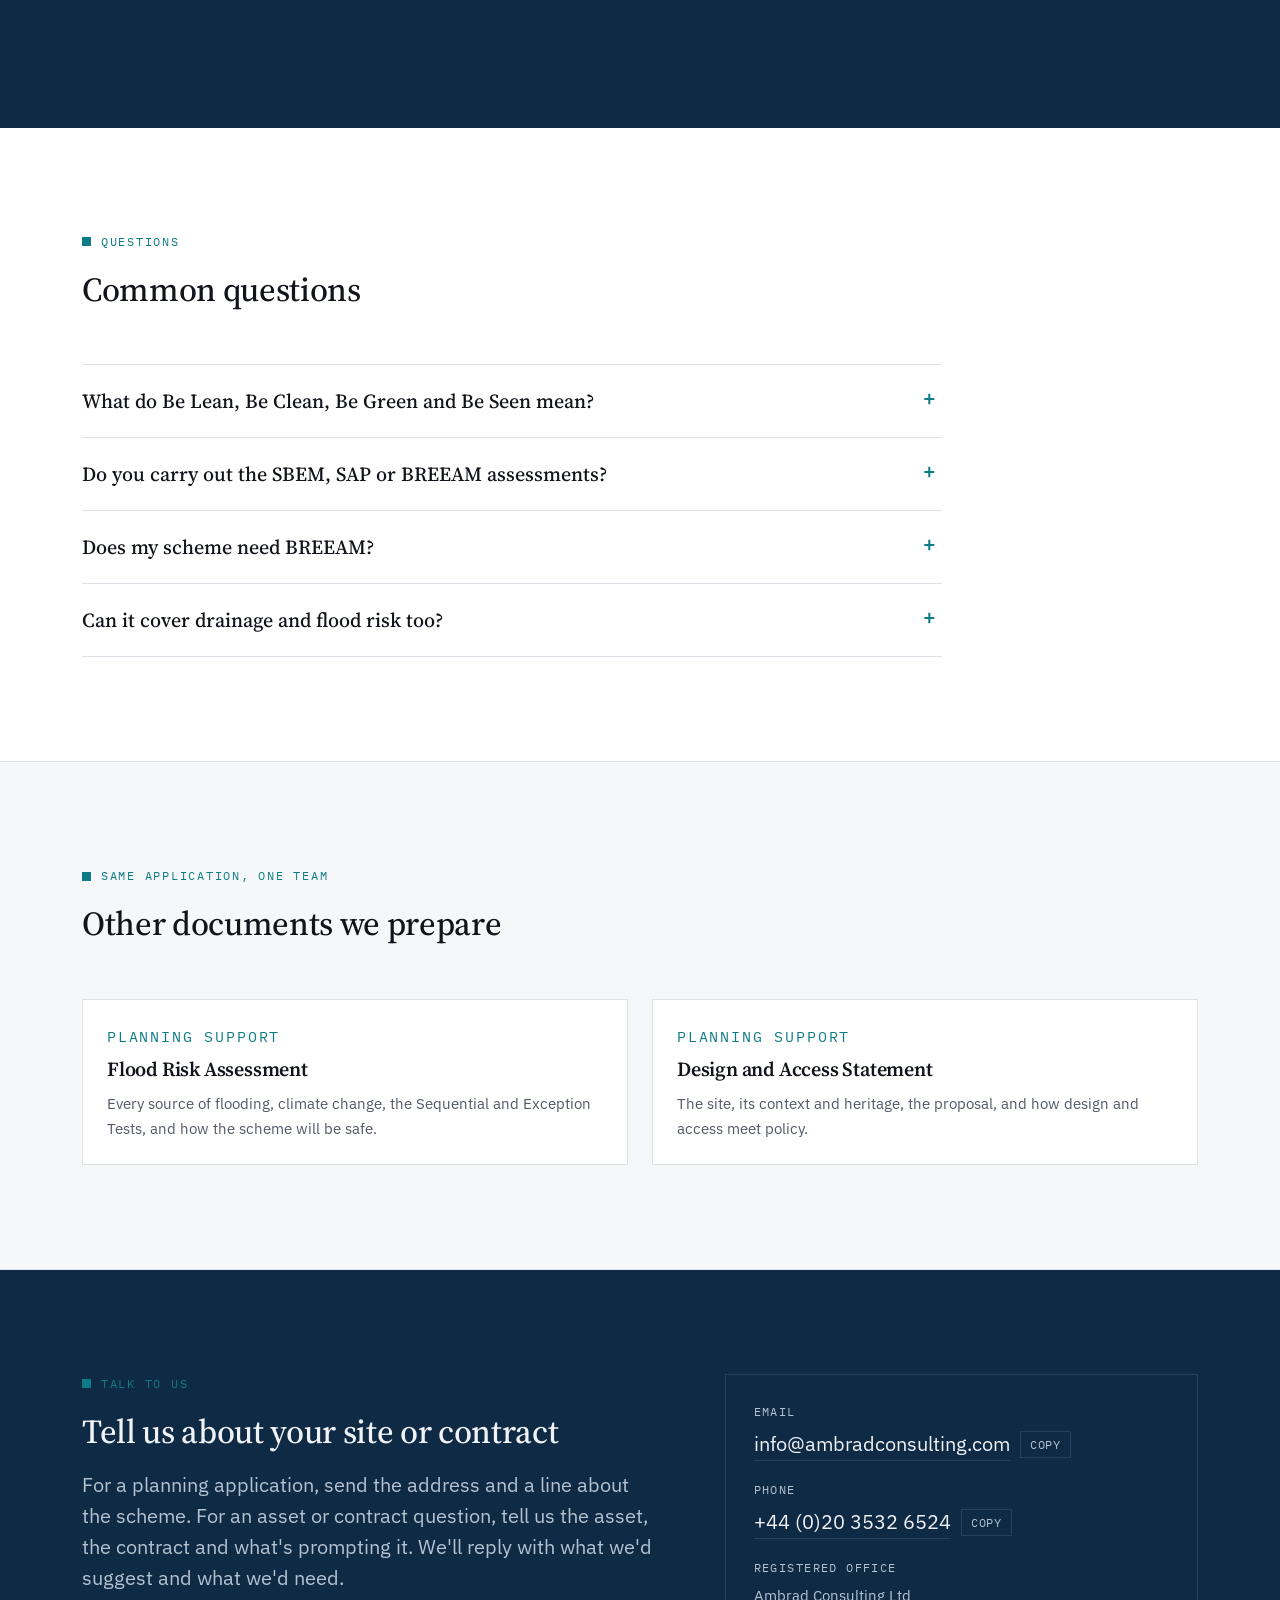
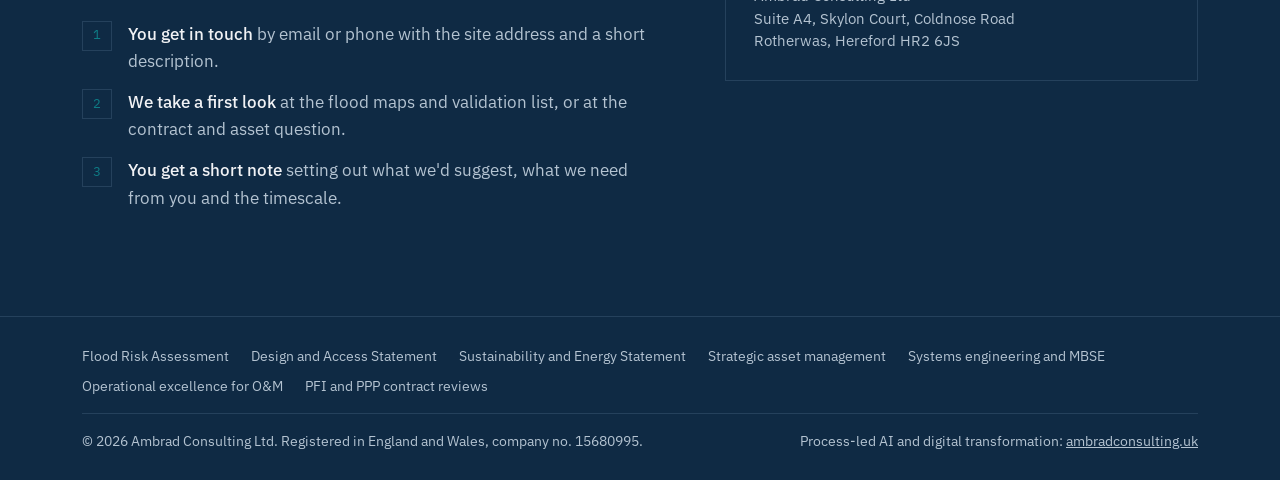
<file: sustainability-energy-statement.html>
<!doctype html>
<html lang="en-GB">
<head>
<meta charset="utf-8">
<meta name="viewport" content="width=device-width, initial-scale=1, viewport-fit=cover">
<title>Sustainability and Energy Statements for Planning | Ambrad Consulting</title>
<meta name="description" content="Sustainability and Energy Statements for planning: the energy strategy (Be Lean, Be Clean, Be Green, Be Seen), carbon, overheating, water, materials, waste and BREEAM.">
<link rel="canonical" href="https://www.ambradconsulting.com/sustainability-energy-statement.html">
<meta property="og:type" content="website">
<meta property="og:site_name" content="Ambrad Consulting">
<meta property="og:title" content="Sustainability and Energy Statements for Planning | Ambrad Consulting">
<meta property="og:description" content="Sustainability and Energy Statements for planning: the energy strategy (Be Lean, Be Clean, Be Green, Be Seen), carbon, overheating, water, materials, waste and BREEAM.">
<meta property="og:url" content="https://www.ambradconsulting.com/sustainability-energy-statement.html">
<meta property="og:image" content="https://www.ambradconsulting.com/assets/ambrad-consulting-report-logo.png">
<meta property="og:locale" content="en_GB">
<meta name="theme-color" content="#0F2A44">
<link rel="icon" type="image/png" href="assets/favicon.png">
<link rel="apple-touch-icon" href="assets/favicon.png">
<link rel="preconnect" href="https://fonts.googleapis.com">
<link rel="preconnect" href="https://fonts.gstatic.com" crossorigin>
<link rel="stylesheet" href="https://fonts.googleapis.com/css2?family=IBM+Plex+Mono:wght@400;500&family=IBM+Plex+Sans:ital,wght@0,400;0,500;0,600;1,400&family=Source+Serif+4:opsz,wght@8..60,400;8..60,500;8..60,600;8..60,700&display=swap">
<link rel="stylesheet" href="assets/site.css">
<script type="application/ld+json">{"@context": "https://schema.org", "@graph": [{"@type": "Service", "@id": "https://www.ambradconsulting.com/sustainability-energy-statement.html#service", "name": "Sustainability and Energy Statement", "serviceType": "Sustainability and Energy Statement", "description": "Sustainability and Energy Statements for planning: the energy strategy (Be Lean, Be Clean, Be Green, Be Seen), carbon, overheating, water, materials, waste and BREEAM.", "url": "https://www.ambradconsulting.com/sustainability-energy-statement.html", "areaServed": {"@type": "Country", "name": "England"}, "provider": {"@type": "ProfessionalService", "@id": "https://www.ambradconsulting.com/#org", "name": "Ambrad Consulting", "legalName": "Ambrad Consulting Ltd", "url": "https://www.ambradconsulting.com/", "logo": "https://www.ambradconsulting.com/assets/ambrad-consulting-report-logo.png", "email": "info@ambradconsulting.com", "telephone": "+44 20 3532 6524", "address": {"@type": "PostalAddress", "streetAddress": "Suite A4, Skylon Court, Coldnose Road, Rotherwas", "addressLocality": "Hereford", "postalCode": "HR2 6JS", "addressCountry": "GB"}, "founder": {"@type": "Person", "name": "Warren Bradley", "jobTitle": "Founder and Principal Consultant"}, "areaServed": {"@type": "Country", "name": "England"}, "sameAs": ["https://www.ambradconsulting.uk/"]}}, {"@type": "WebPage", "@id": "https://www.ambradconsulting.com/sustainability-energy-statement.html", "url": "https://www.ambradconsulting.com/sustainability-energy-statement.html", "name": "Sustainability and Energy Statements for Planning | Ambrad Consulting", "description": "Sustainability and Energy Statements for planning: the energy strategy (Be Lean, Be Clean, Be Green, Be Seen), carbon, overheating, water, materials, waste and BREEAM.", "inLanguage": "en-GB", "isPartOf": {"@type": "WebSite", "url": "https://www.ambradconsulting.com/", "name": "Ambrad Consulting"}, "about": {"@id": "https://www.ambradconsulting.com/sustainability-energy-statement.html#service"}}, {"@type": "BreadcrumbList", "itemListElement": [{"@type": "ListItem", "position": 1, "name": "Home", "item": "https://www.ambradconsulting.com/"}, {"@type": "ListItem", "position": 2, "name": "Services", "item": "https://www.ambradconsulting.com/#services"}, {"@type": "ListItem", "position": 3, "name": "Sustainability and Energy Statement", "item": "https://www.ambradconsulting.com/sustainability-energy-statement.html"}]}, {"@type": "FAQPage", "mainEntity": [{"@type": "Question", "name": "What do Be Lean, Be Clean, Be Green and Be Seen mean?", "acceptedAnswer": {"@type": "Answer", "text": "They're the four steps of the London Plan energy hierarchy: reduce energy demand first, supply energy efficiently, use renewable energy on site, then monitor and report real performance after completion. Many councils outside London use a similar approach."}}, {"@type": "Question", "name": "Do you carry out the SBEM, SAP or BREEAM assessments?", "acceptedAnswer": {"@type": "Answer", "text": "Those calculations and the formal BREEAM assessment are done by accredited assessors. We work alongside them, and our statement brings their results, the design and the policy together."}}, {"@type": "Question", "name": "Does my scheme need BREEAM?", "acceptedAnswer": {"@type": "Answer", "text": "It depends on your council. Many set a BREEAM target for non-residential schemes above a certain size. We'll check your council's policy at the start."}}, {"@type": "Question", "name": "Can it cover drainage and flood risk too?", "acceptedAnswer": {"@type": "Answer", "text": "Yes. The statement summarises flood risk and sustainable drainage and points to the Flood Risk Assessment, so the two documents agree."}}]}]}</script>
</head>
<body class="water">
<header class="site-header">
  <div class="wrap">
    <a class="brand" href="index.html" aria-label="Ambrad Consulting Ltd, home"><img class="brand-report" src="assets/ambrad-consulting-report-logo.png" width="184" height="44" alt="Ambrad Consulting Ltd"></a>
    <nav class="nav" aria-label="Main">
      <details class="dd"><summary>Services</summary><div class="dd-panel"><span class="dd-label">Planning applications</span><a href="flood-risk-assessment.html">Flood Risk Assessments and drainage</a><a href="design-and-access-statement.html">Design and Access Statements</a><a href="sustainability-energy-statement.html" aria-current="page">Sustainability and Energy Statements</a><span class="dd-label">Infrastructure owners and operators</span><a href="strategic-asset-management.html">Strategic asset management</a><a href="systems-engineering-mbse.html">Systems engineering and MBSE</a><a href="operational-excellence-infrastructure.html">Operational excellence for O&amp;M</a><a href="pfi-contract-reviews.html">PFI contract reviews</a></div></details>
      <a href="index.html#how">How it works</a>
      <a href="index.html#work">Recent work</a>
      <a href="index.html#about">About</a>
      <a class="btn" href="#contact">Talk to us</a>
    </nav>
    <details class="menu">
      <summary>Menu</summary>
      <div class="menu-panel">
        <span class="menu-label">Planning applications</span><a class="sub" href="flood-risk-assessment.html">Flood Risk Assessments and drainage</a><a class="sub" href="design-and-access-statement.html">Design and Access Statements</a><a class="sub" href="sustainability-energy-statement.html">Sustainability and Energy Statements</a><span class="menu-label">Infrastructure owners and operators</span><a class="sub" href="strategic-asset-management.html">Strategic asset management</a><a class="sub" href="systems-engineering-mbse.html">Systems engineering and MBSE</a><a class="sub" href="operational-excellence-infrastructure.html">Operational excellence for O&amp;M</a><a class="sub" href="pfi-contract-reviews.html">PFI contract reviews</a>
        <a href="index.html#how">How it works</a>
        <a href="index.html#work">Recent work</a>
        <a href="index.html#about">About</a>
        <a href="#contact">Talk to us</a>
      </div>
    </details>
  </div>
</header>

<main id="top">
  <section class="hero band page-hero" aria-labelledby="hero-title">
    <div class="wrap">
      <nav class="crumbs" aria-label="Breadcrumb"><a href="index.html">Home</a><span aria-hidden="true">/</span><a href="index.html#services">Services</a><span aria-hidden="true">/</span><span aria-current="page">Sustainability and Energy Statement</span></nav>
      <p class="eyebrow">Planning support</p>
      <h1 id="hero-title">Sustainability and Energy Statements for planning applications</h1>
      <p class="lede">Councils want to know how a scheme cuts energy use and carbon, stays cool, saves water and handles waste. We bring the calculations, the BREEAM route and the policy together in one clear statement.</p>
      <div class="hero-actions">
        <a class="btn" href="#contact">Tell us about your site</a>
        <a class="btn ghost" href="#offer">See what's included</a>
      </div>
      <div class="hero-meta"><span><b>Chartered Engineer</b> CEng MICE</span><span><b>28+ years</b> in UK infrastructure</span><span><b>Started out</b> designing flood schemes</span><span><b>Signed</b> by a chartered engineer</span></div>
    </div>
  </section>

  <section aria-labelledby="problem-title">
    <div class="wrap intro">
      <div>
        <p class="eyebrow">Why it matters</p>
        <h2 id="problem-title" style="margin-top:18px">Many policies, one statement</h2>
      </div>
      <div class="intro-body"><p>Sustainability policy is spread across the local plan, and in London across the London Plan too. Energy, overheating, water, materials, waste, air quality and drainage are often checked by different officers.</p><p>We pull it into one statement with a clear structure, so each officer finds their section quickly and the commitments match the rest of the application. Where a refurbishment re-uses an existing building, we make that case properly, because it&#x27;s often the strongest sustainability argument the scheme has.</p></div>
    </div>
  </section>

  <section class="services" id="offer" aria-labelledby="offer-title">
    <div class="wrap">
      <div class="section-head">
        <p class="eyebrow">Sustainability and Energy Statement</p>
        <h2 id="offer-title">What the statement covers</h2>
      </div>
      <div class="offer-grid odd"><article class="offer"><p class="num">01</p><h3>Energy strategy and carbon</h3><p>The energy hierarchy (Be Lean, Be Clean, Be Green, Be Seen), baseline and proposed carbon emissions, and any carbon offset, coordinated with the energy assessor&#x27;s SBEM or SAP calculations.</p></article><article class="offer"><p class="num">02</p><h3>Overheating and cooling</h3><p>How the design avoids overheating, following the cooling hierarchy before any active cooling.</p></article><article class="offer"><p class="num">03</p><h3>BREEAM</h3><p>The route to the target rating where your council asks for one, worked out with the BREEAM assessor.</p></article><article class="offer"><p class="num">04</p><h3>Water, materials and waste</h3><p>Water efficiency, responsible materials, the circular economy, and construction and operational waste.</p></article><article class="offer"><p class="num">05</p><h3>Pollution and amenity</h3><p>Air quality, noise, light pollution, refrigerants, construction impacts and land contamination, at the level the scheme needs.</p></article></div>
      <div class="case"><p class="eyebrow">Recent work</p><h3>One Garratt Lane, Wandsworth</h3><p>For a change of use from office to serviced accommodation in Flood Zone 3, beside the River Wandle and close to the Thames, we prepared the Flood Risk Assessment, Design and Access Statement, Sustainability and Energy Statement and Travel Plan for the planning application to the London Borough of Wandsworth (October 2026).</p><div class="standards"><span>Flood Zone 3</span><span>Change of use</span><span>Heritage setting</span><span>BREEAM</span><span>London Borough of Wandsworth</span></div></div>
    </div>
  </section>

  <section class="method band" aria-labelledby="how-title">
    <div class="wrap">
      <div class="section-head">
        <p class="eyebrow">How it works</p>
        <h2 id="how-title">From brief to issue-ready report</h2>
        <p class="lede">The same four steps for every document, whether it's one report or a full set for the application.</p>
      </div>
      <div class="stages"><div class="stage"><h3>Brief</h3><p>You send the site address, the drawings and a description of the scheme. We check what your council&#x27;s validation list asks for.</p></div><div class="stage"><h3>Research</h3><p>We gather the Environment Agency, council and site information the document needs, and flag anything that could hold the application up.</p></div><div class="stage"><h3>Report</h3><p>We write the document, set out anything the design needs to change, and agree a draft with you and your architect.</p></div><div class="stage"><h3>Issue</h3><p>You receive signed, issue-ready documents for submission, and we answer questions from the planning officer or consultees.</p></div></div>
    </div>
  </section>

  <section aria-labelledby="faq-title">
    <div class="wrap">
      <div class="section-head">
        <p class="eyebrow">Questions</p>
        <h2 id="faq-title">Common questions</h2>
      </div>
      <div class="faq"><details><summary>What do Be Lean, Be Clean, Be Green and Be Seen mean?</summary><p>They&#x27;re the four steps of the London Plan energy hierarchy: reduce energy demand first, supply energy efficiently, use renewable energy on site, then monitor and report real performance after completion. Many councils outside London use a similar approach.</p></details><details><summary>Do you carry out the SBEM, SAP or BREEAM assessments?</summary><p>Those calculations and the formal BREEAM assessment are done by accredited assessors. We work alongside them, and our statement brings their results, the design and the policy together.</p></details><details><summary>Does my scheme need BREEAM?</summary><p>It depends on your council. Many set a BREEAM target for non-residential schemes above a certain size. We&#x27;ll check your council&#x27;s policy at the start.</p></details><details><summary>Can it cover drainage and flood risk too?</summary><p>Yes. The statement summarises flood risk and sustainable drainage and points to the Flood Risk Assessment, so the two documents agree.</p></details></div>
    </div>
  </section>

  <section class="services" aria-labelledby="rel-title">
    <div class="wrap">
      <div class="section-head">
        <p class="eyebrow">Same application, one team</p>
        <h2 id="rel-title">Other documents we prepare</h2>
      </div>
      <div class="related"><a class="rel" href="flood-risk-assessment.html"><p class="svc-tag">Planning support</p><h3>Flood Risk Assessment</h3><p>Every source of flooding, climate change, the Sequential and Exception Tests, and how the scheme will be safe.</p></a><a class="rel" href="design-and-access-statement.html"><p class="svc-tag">Planning support</p><h3>Design and Access Statement</h3><p>The site, its context and heritage, the proposal, and how design and access meet policy.</p></a></div>
    </div>
  </section>

  <section class="contact" id="contact" aria-labelledby="contact-title">
    <div class="wrap contact-grid">
      <div>
        <p class="eyebrow">Talk to us</p>
        <h2 id="contact-title" style="margin-top:18px">Tell us about your site or contract</h2>
        <p class="lede">For a planning application, send the address and a line about the scheme. For an asset or contract question, tell us the asset, the contract and what's prompting it. We'll reply with what we'd suggest and what we'd need.</p>
        <ol class="steps">
          <li><span><b>You get in touch</b> by email or phone with the site address and a short description.</span></li>
          <li><span><b>We take a first look</b> at the flood maps and validation list, or at the contract and asset question.</span></li>
          <li><span><b>You get a short note</b> setting out what we'd suggest, what we need from you and the timescale.</span></li>
        </ol>
      </div>
      <div class="contact-card">
        <div class="c-row">
          <span class="lbl">Email</span>
          <span class="c-val"><a href="mailto:info@ambradconsulting.com">info@ambradconsulting.com</a><button class="copy" type="button" data-copy="info@ambradconsulting.com">Copy</button></span>
        </div>
        <div class="c-row">
          <span class="lbl">Phone</span>
          <span class="c-val"><a href="tel:+442035326524">+44 (0)20 3532 6524</a><button class="copy" type="button" data-copy="+44 20 3532 6524">Copy</button></span>
        </div>
        <div class="c-row">
          <span class="lbl">Registered office</span>
          <p class="addr">Ambrad Consulting Ltd<br>Suite A4, Skylon Court, Coldnose Road<br>Rotherwas, Hereford HR2 6JS</p>
        </div>
      </div>
    </div>
  </section>
</main>

<footer class="site-footer">
  <div class="wrap">
    <nav class="foot-nav" aria-label="Services"><a href="flood-risk-assessment.html">Flood Risk Assessment</a><a href="design-and-access-statement.html">Design and Access Statement</a><a href="sustainability-energy-statement.html">Sustainability and Energy Statement</a><a href="strategic-asset-management.html">Strategic asset management</a><a href="systems-engineering-mbse.html">Systems engineering and MBSE</a><a href="operational-excellence-infrastructure.html">Operational excellence for O&amp;M</a><a href="pfi-contract-reviews.html">PFI and PPP contract reviews</a></nav>
    <span>© <span id="yr">2026</span> Ambrad Consulting Ltd. Registered in England and Wales, company no. 15680995.</span>
    <span>Process-led AI and digital transformation: <a href="https://www.ambradconsulting.uk/">ambradconsulting.uk</a></span>
  </div>
</footer>

<script>
(function(){
  var y=document.getElementById('yr'); if(y){y.textContent=new Date().getFullYear();}
  document.querySelectorAll('.copy').forEach(function(b){
    b.addEventListener('click',function(){
      var t=b.getAttribute('data-copy'), done=function(){b.textContent='Copied';setTimeout(function(){b.textContent='Copy';},1600);};
      try{ navigator.clipboard.writeText(t).then(done,function(){sel(b);}); }catch(e){ sel(b); }
    });
  });
  function sel(b){var a=b.previousElementSibling;if(!a)return;var r=document.createRange();r.selectNodeContents(a);var s=window.getSelection();s.removeAllRanges();s.addRange(r);b.textContent='Selected';}
  document.querySelectorAll('.menu-panel a').forEach(function(a){a.addEventListener('click',function(){var d=a.closest('details');if(d)d.open=false;});});
  document.querySelectorAll('.dd').forEach(function(d){
    document.addEventListener('click',function(e){ if(d.open && !d.contains(e.target)) d.open=false; });
    document.addEventListener('keydown',function(e){ if(e.key==='Escape' && d.open){ d.open=false; d.querySelector('summary').focus(); } });
  });
})();
</script>
</body>
</html>
</file>
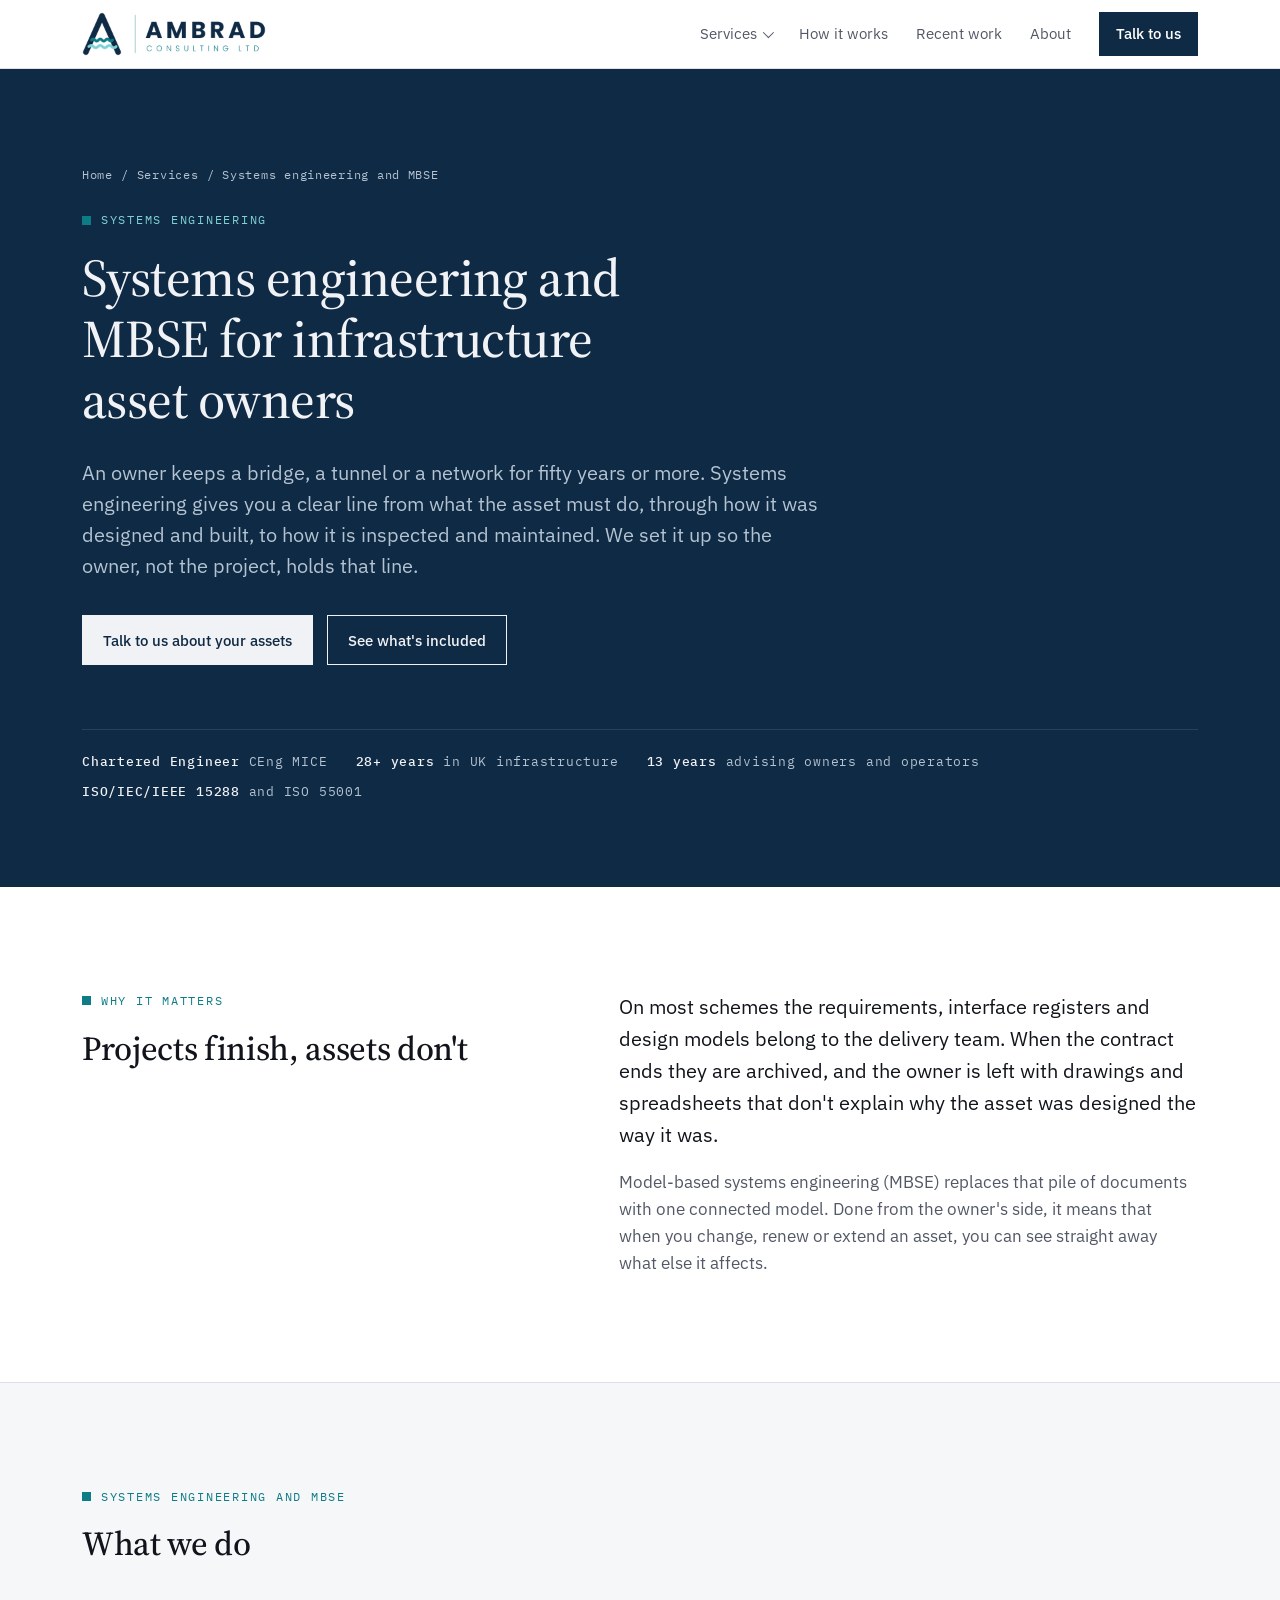
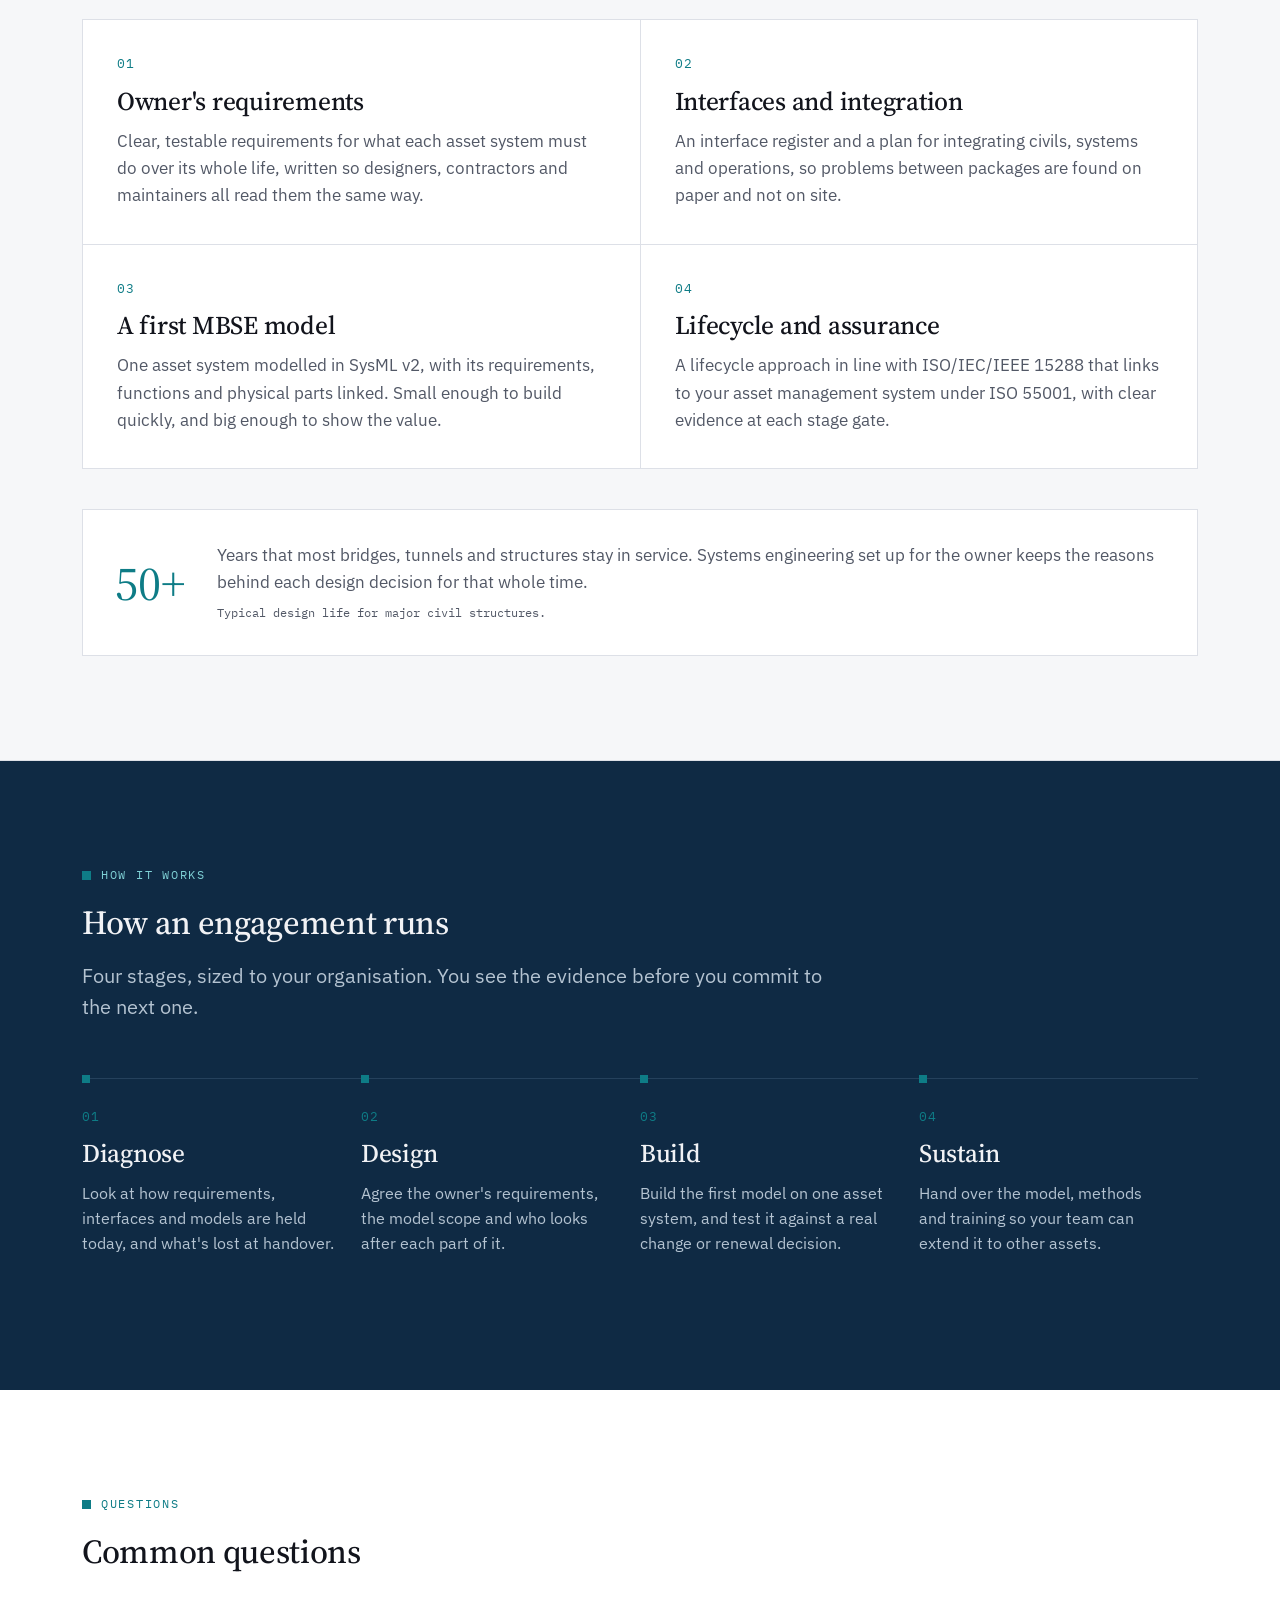
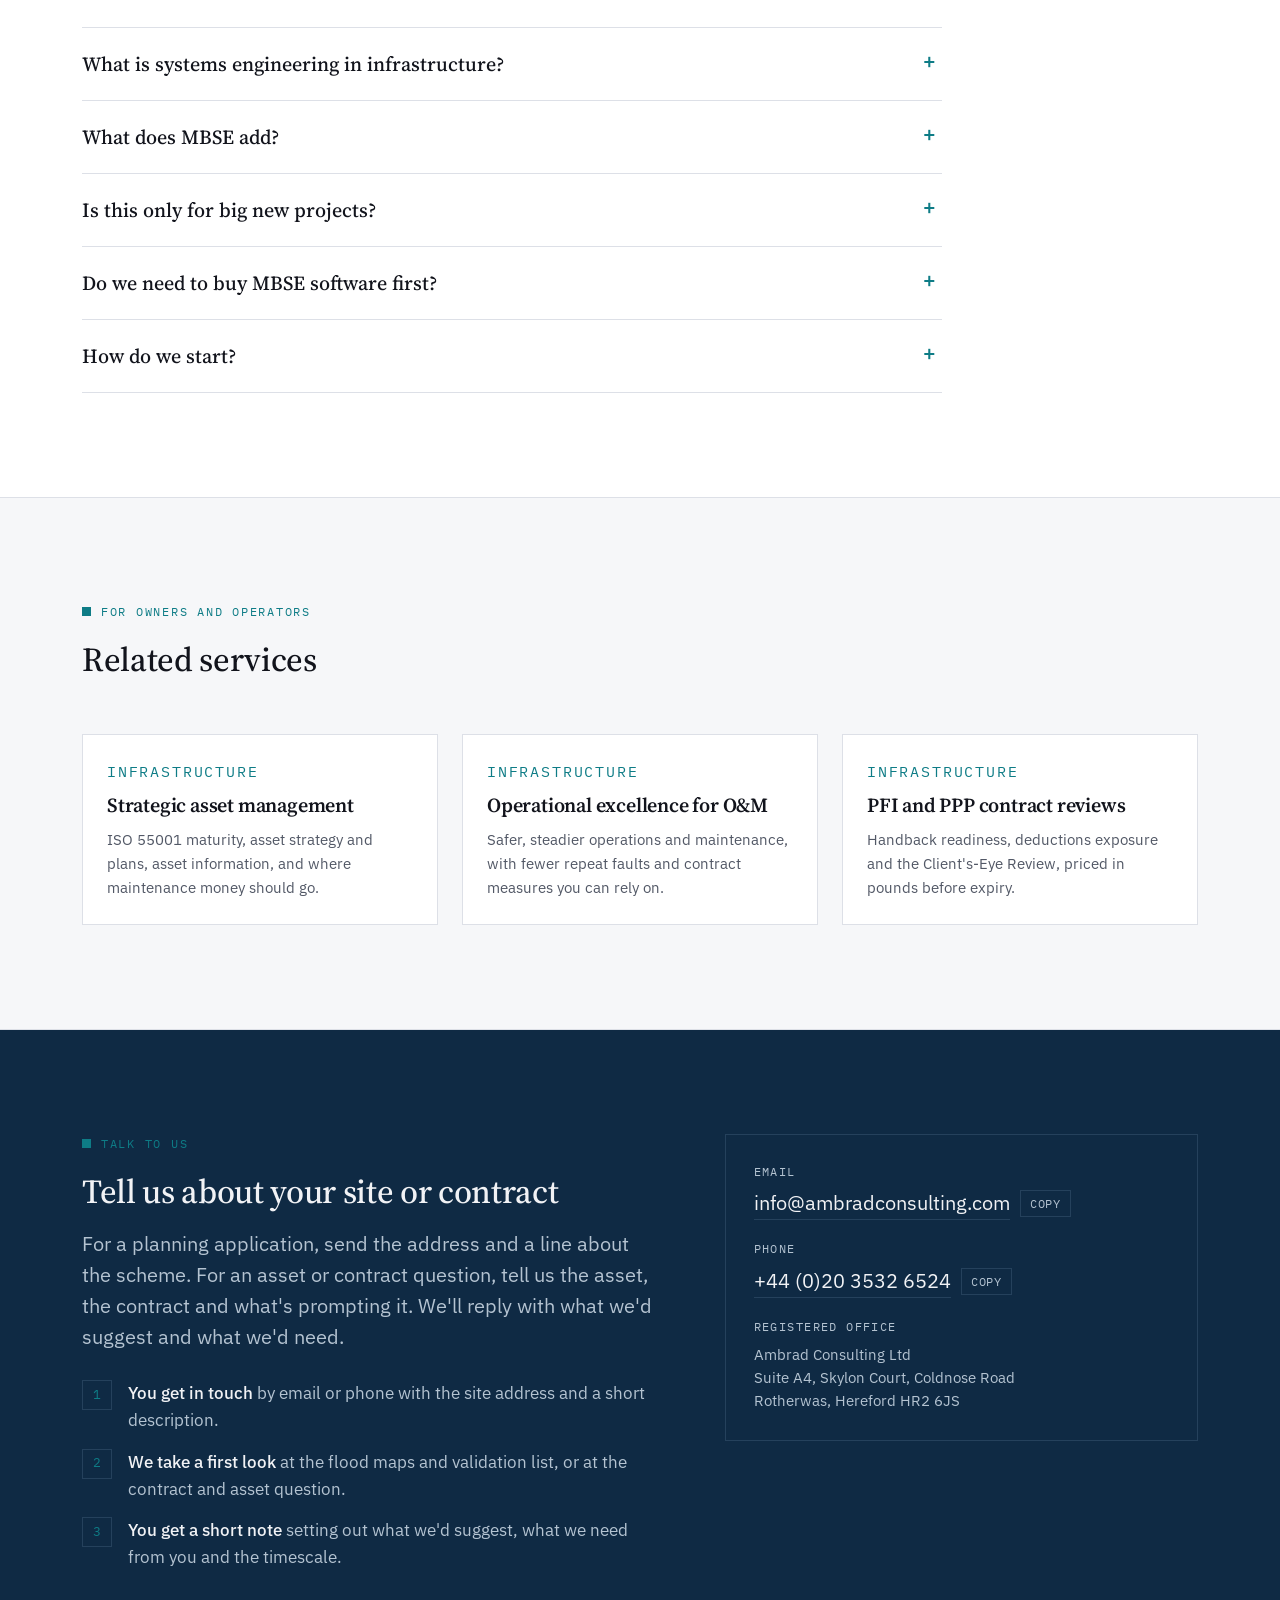
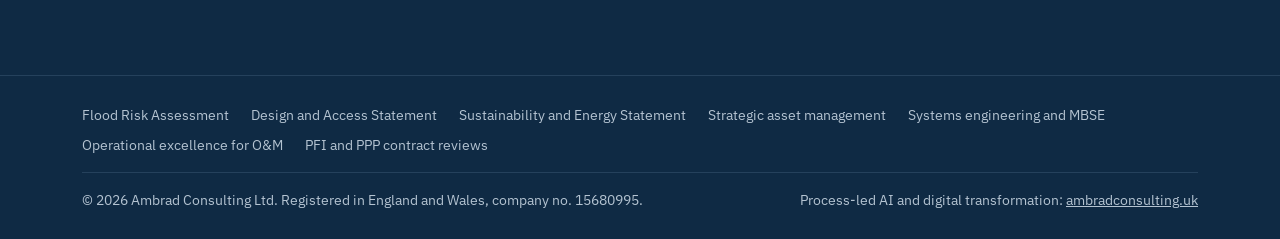
<file: systems-engineering-mbse.html>
<!doctype html>
<html lang="en-GB">
<head>
<meta charset="utf-8">
<meta name="viewport" content="width=device-width, initial-scale=1, viewport-fit=cover">
<title>Systems Engineering and MBSE for Infrastructure Asset Owners | Ambrad Consulting</title>
<meta name="description" content="Systems engineering and model-based systems engineering (MBSE) for infrastructure asset owners: whole-life requirements, interface management, ISO/IEC/IEEE 15288 and a measured first model.">
<link rel="canonical" href="https://www.ambradconsulting.com/systems-engineering-mbse.html">
<meta property="og:type" content="website">
<meta property="og:site_name" content="Ambrad Consulting">
<meta property="og:title" content="Systems Engineering and MBSE for Infrastructure Asset Owners | Ambrad Consulting">
<meta property="og:description" content="Systems engineering and model-based systems engineering (MBSE) for infrastructure asset owners: whole-life requirements, interface management, ISO/IEC/IEEE 15288 and a measured first model.">
<meta property="og:url" content="https://www.ambradconsulting.com/systems-engineering-mbse.html">
<meta property="og:image" content="https://www.ambradconsulting.com/assets/ambrad-consulting-report-logo.png">
<meta property="og:locale" content="en_GB">
<meta name="theme-color" content="#0F2A44">
<link rel="icon" type="image/png" href="assets/favicon.png">
<link rel="apple-touch-icon" href="assets/favicon.png">
<link rel="preconnect" href="https://fonts.googleapis.com">
<link rel="preconnect" href="https://fonts.gstatic.com" crossorigin>
<link rel="stylesheet" href="https://fonts.googleapis.com/css2?family=IBM+Plex+Mono:wght@400;500&family=IBM+Plex+Sans:ital,wght@0,400;0,500;0,600;1,400&family=Source+Serif+4:opsz,wght@8..60,400;8..60,500;8..60,600;8..60,700&display=swap">
<link rel="stylesheet" href="assets/site.css">
<script type="application/ld+json">{"@context": "https://schema.org", "@graph": [{"@type": "Service", "@id": "https://www.ambradconsulting.com/systems-engineering-mbse.html#service", "name": "Systems engineering and MBSE", "serviceType": "Systems engineering consultancy", "description": "Systems engineering and model-based systems engineering (MBSE) for infrastructure asset owners: whole-life requirements, interface management, ISO/IEC/IEEE 15288 and a measured first model.", "url": "https://www.ambradconsulting.com/systems-engineering-mbse.html", "areaServed": {"@type": "Country", "name": "England"}, "provider": {"@type": "ProfessionalService", "@id": "https://www.ambradconsulting.com/#org", "name": "Ambrad Consulting", "legalName": "Ambrad Consulting Ltd", "url": "https://www.ambradconsulting.com/", "logo": "https://www.ambradconsulting.com/assets/ambrad-consulting-report-logo.png", "email": "info@ambradconsulting.com", "telephone": "+44 20 3532 6524", "address": {"@type": "PostalAddress", "streetAddress": "Suite A4, Skylon Court, Coldnose Road, Rotherwas", "addressLocality": "Hereford", "postalCode": "HR2 6JS", "addressCountry": "GB"}, "founder": {"@type": "Person", "name": "Warren Bradley", "jobTitle": "Founder and Principal Consultant"}, "areaServed": {"@type": "Country", "name": "England"}, "sameAs": ["https://www.ambradconsulting.uk/"]}}, {"@type": "WebPage", "@id": "https://www.ambradconsulting.com/systems-engineering-mbse.html", "url": "https://www.ambradconsulting.com/systems-engineering-mbse.html", "name": "Systems Engineering and MBSE for Infrastructure Asset Owners | Ambrad Consulting", "description": "Systems engineering and model-based systems engineering (MBSE) for infrastructure asset owners: whole-life requirements, interface management, ISO/IEC/IEEE 15288 and a measured first model.", "inLanguage": "en-GB", "isPartOf": {"@type": "WebSite", "url": "https://www.ambradconsulting.com/", "name": "Ambrad Consulting"}, "about": {"@id": "https://www.ambradconsulting.com/systems-engineering-mbse.html#service"}}, {"@type": "BreadcrumbList", "itemListElement": [{"@type": "ListItem", "position": 1, "name": "Home", "item": "https://www.ambradconsulting.com/"}, {"@type": "ListItem", "position": 2, "name": "Services", "item": "https://www.ambradconsulting.com/#services"}, {"@type": "ListItem", "position": 3, "name": "Systems engineering and MBSE", "item": "https://www.ambradconsulting.com/systems-engineering-mbse.html"}]}, {"@type": "FAQPage", "mainEntity": [{"@type": "Question", "name": "What is systems engineering in infrastructure?", "acceptedAnswer": {"@type": "Answer", "text": "A way of making sure a complex asset does what it's meant to do. It starts with clear requirements, manages the interfaces between parts, and checks at each stage that the design and the built asset still meet the need."}}, {"@type": "Question", "name": "What does MBSE add?", "acceptedAnswer": {"@type": "Answer", "text": "Model-based systems engineering holds the requirements, functions, interfaces and physical parts in one linked model instead of separate documents. A change in one place shows its effect everywhere else, which makes renewals and upgrades far easier to plan."}}, {"@type": "Question", "name": "Is this only for big new projects?", "acceptedAnswer": {"@type": "Answer", "text": "No. Owners get most value on existing assets, when planning a renewal, an upgrade or a change of use. That's when knowing why the asset was designed a certain way matters most."}}, {"@type": "Question", "name": "Do we need to buy MBSE software first?", "acceptedAnswer": {"@type": "Answer", "text": "No. We start with the people, the process and who will own the model. The tool comes after, once you know what you need it to do."}}, {"@type": "Question", "name": "How do we start?", "acceptedAnswer": {"@type": "Answer", "text": "Book a 30-minute conversation and bring one asset system or decision that's causing trouble. We'll tell you plainly whether systems engineering would help."}}]}]}</script>
</head>
<body class="water">
<header class="site-header">
  <div class="wrap">
    <a class="brand" href="index.html" aria-label="Ambrad Consulting Ltd, home"><img class="brand-report" src="assets/ambrad-consulting-report-logo.png" width="184" height="44" alt="Ambrad Consulting Ltd"></a>
    <nav class="nav" aria-label="Main">
      <details class="dd"><summary>Services</summary><div class="dd-panel"><span class="dd-label">Planning applications</span><a href="flood-risk-assessment.html">Flood Risk Assessments and drainage</a><a href="design-and-access-statement.html">Design and Access Statements</a><a href="sustainability-energy-statement.html">Sustainability and Energy Statements</a><span class="dd-label">Infrastructure owners and operators</span><a href="strategic-asset-management.html">Strategic asset management</a><a href="systems-engineering-mbse.html" aria-current="page">Systems engineering and MBSE</a><a href="operational-excellence-infrastructure.html">Operational excellence for O&amp;M</a><a href="pfi-contract-reviews.html">PFI contract reviews</a></div></details>
      <a href="index.html#how">How it works</a>
      <a href="index.html#work">Recent work</a>
      <a href="index.html#about">About</a>
      <a class="btn" href="#contact">Talk to us</a>
    </nav>
    <details class="menu">
      <summary>Menu</summary>
      <div class="menu-panel">
        <span class="menu-label">Planning applications</span><a class="sub" href="flood-risk-assessment.html">Flood Risk Assessments and drainage</a><a class="sub" href="design-and-access-statement.html">Design and Access Statements</a><a class="sub" href="sustainability-energy-statement.html">Sustainability and Energy Statements</a><span class="menu-label">Infrastructure owners and operators</span><a class="sub" href="strategic-asset-management.html">Strategic asset management</a><a class="sub" href="systems-engineering-mbse.html">Systems engineering and MBSE</a><a class="sub" href="operational-excellence-infrastructure.html">Operational excellence for O&amp;M</a><a class="sub" href="pfi-contract-reviews.html">PFI contract reviews</a>
        <a href="index.html#how">How it works</a>
        <a href="index.html#work">Recent work</a>
        <a href="index.html#about">About</a>
        <a href="#contact">Talk to us</a>
      </div>
    </details>
  </div>
</header>

<main id="top">
  <section class="hero band page-hero" aria-labelledby="hero-title">
    <div class="wrap">
      <nav class="crumbs" aria-label="Breadcrumb"><a href="index.html">Home</a><span aria-hidden="true">/</span><a href="index.html#services">Services</a><span aria-hidden="true">/</span><span aria-current="page">Systems engineering and MBSE</span></nav>
      <p class="eyebrow">Systems engineering</p>
      <h1 id="hero-title">Systems engineering and MBSE for infrastructure asset owners</h1>
      <p class="lede">An owner keeps a bridge, a tunnel or a network for fifty years or more. Systems engineering gives you a clear line from what the asset must do, through how it was designed and built, to how it is inspected and maintained. We set it up so the owner, not the project, holds that line.</p>
      <div class="hero-actions">
        <a class="btn" href="#contact">Talk to us about your assets</a>
        <a class="btn ghost" href="#offer">See what's included</a>
      </div>
      <div class="hero-meta"><span><b>Chartered Engineer</b> CEng MICE</span><span><b>28+ years</b> in UK infrastructure</span><span><b>13 years</b> advising owners and operators</span><span><b>ISO/IEC/IEEE 15288</b> and ISO 55001</span></div>
    </div>
  </section>

  <section aria-labelledby="problem-title">
    <div class="wrap intro">
      <div>
        <p class="eyebrow">Why it matters</p>
        <h2 id="problem-title" style="margin-top:18px">Projects finish, assets don&#x27;t</h2>
      </div>
      <div class="intro-body"><p>On most schemes the requirements, interface registers and design models belong to the delivery team. When the contract ends they are archived, and the owner is left with drawings and spreadsheets that don&#x27;t explain why the asset was designed the way it was.</p><p>Model-based systems engineering (MBSE) replaces that pile of documents with one connected model. Done from the owner&#x27;s side, it means that when you change, renew or extend an asset, you can see straight away what else it affects.</p></div>
    </div>
  </section>

  <section class="services" id="offer" aria-labelledby="offer-title">
    <div class="wrap">
      <div class="section-head">
        <p class="eyebrow">Systems engineering and MBSE</p>
        <h2 id="offer-title">What we do</h2>
      </div>
      <div class="offer-grid"><article class="offer"><p class="num">01</p><h3>Owner&#x27;s requirements</h3><p>Clear, testable requirements for what each asset system must do over its whole life, written so designers, contractors and maintainers all read them the same way.</p></article><article class="offer"><p class="num">02</p><h3>Interfaces and integration</h3><p>An interface register and a plan for integrating civils, systems and operations, so problems between packages are found on paper and not on site.</p></article><article class="offer"><p class="num">03</p><h3>A first MBSE model</h3><p>One asset system modelled in SysML v2, with its requirements, functions and physical parts linked. Small enough to build quickly, and big enough to show the value.</p></article><article class="offer"><p class="num">04</p><h3>Lifecycle and assurance</h3><p>A lifecycle approach in line with ISO/IEC/IEEE 15288 that links to your asset management system under ISO 55001, with clear evidence at each stage gate.</p></article></div>
      <div class="callout"><p class="figure">50+</p><div><p>Years that most bridges, tunnels and structures stay in service. Systems engineering set up for the owner keeps the reasons behind each design decision for that whole time.</p><p class="src">Typical design life for major civil structures.</p></div></div>
    </div>
  </section>

  <section class="method band" aria-labelledby="how-title">
    <div class="wrap">
      <div class="section-head">
        <p class="eyebrow">How it works</p>
        <h2 id="how-title">How an engagement runs</h2>
        <p class="lede">Four stages, sized to your organisation. You see the evidence before you commit to the next one.</p>
      </div>
      <div class="stages"><div class="stage"><h3>Diagnose</h3><p>Look at how requirements, interfaces and models are held today, and what&#x27;s lost at handover.</p></div><div class="stage"><h3>Design</h3><p>Agree the owner&#x27;s requirements, the model scope and who looks after each part of it.</p></div><div class="stage"><h3>Build</h3><p>Build the first model on one asset system, and test it against a real change or renewal decision.</p></div><div class="stage"><h3>Sustain</h3><p>Hand over the model, methods and training so your team can extend it to other assets.</p></div></div>
    </div>
  </section>

  <section aria-labelledby="faq-title">
    <div class="wrap">
      <div class="section-head">
        <p class="eyebrow">Questions</p>
        <h2 id="faq-title">Common questions</h2>
      </div>
      <div class="faq"><details><summary>What is systems engineering in infrastructure?</summary><p>A way of making sure a complex asset does what it&#x27;s meant to do. It starts with clear requirements, manages the interfaces between parts, and checks at each stage that the design and the built asset still meet the need.</p></details><details><summary>What does MBSE add?</summary><p>Model-based systems engineering holds the requirements, functions, interfaces and physical parts in one linked model instead of separate documents. A change in one place shows its effect everywhere else, which makes renewals and upgrades far easier to plan.</p></details><details><summary>Is this only for big new projects?</summary><p>No. Owners get most value on existing assets, when planning a renewal, an upgrade or a change of use. That&#x27;s when knowing why the asset was designed a certain way matters most.</p></details><details><summary>Do we need to buy MBSE software first?</summary><p>No. We start with the people, the process and who will own the model. The tool comes after, once you know what you need it to do.</p></details><details><summary>How do we start?</summary><p>Book a 30-minute conversation and bring one asset system or decision that&#x27;s causing trouble. We&#x27;ll tell you plainly whether systems engineering would help.</p></details></div>
    </div>
  </section>

  <section class="services" aria-labelledby="rel-title">
    <div class="wrap">
      <div class="section-head">
        <p class="eyebrow">For owners and operators</p>
        <h2 id="rel-title">Related services</h2>
      </div>
      <div class="related"><a class="rel" href="strategic-asset-management.html"><p class="svc-tag">Infrastructure</p><h3>Strategic asset management</h3><p>ISO 55001 maturity, asset strategy and plans, asset information, and where maintenance money should go.</p></a><a class="rel" href="operational-excellence-infrastructure.html"><p class="svc-tag">Infrastructure</p><h3>Operational excellence for O&amp;M</h3><p>Safer, steadier operations and maintenance, with fewer repeat faults and contract measures you can rely on.</p></a><a class="rel" href="pfi-contract-reviews.html"><p class="svc-tag">Infrastructure</p><h3>PFI and PPP contract reviews</h3><p>Handback readiness, deductions exposure and the Client&#x27;s-Eye Review, priced in pounds before expiry.</p></a></div>
    </div>
  </section>

  <section class="contact" id="contact" aria-labelledby="contact-title">
    <div class="wrap contact-grid">
      <div>
        <p class="eyebrow">Talk to us</p>
        <h2 id="contact-title" style="margin-top:18px">Tell us about your site or contract</h2>
        <p class="lede">For a planning application, send the address and a line about the scheme. For an asset or contract question, tell us the asset, the contract and what's prompting it. We'll reply with what we'd suggest and what we'd need.</p>
        <ol class="steps">
          <li><span><b>You get in touch</b> by email or phone with the site address and a short description.</span></li>
          <li><span><b>We take a first look</b> at the flood maps and validation list, or at the contract and asset question.</span></li>
          <li><span><b>You get a short note</b> setting out what we'd suggest, what we need from you and the timescale.</span></li>
        </ol>
      </div>
      <div class="contact-card">
        <div class="c-row">
          <span class="lbl">Email</span>
          <span class="c-val"><a href="mailto:info@ambradconsulting.com">info@ambradconsulting.com</a><button class="copy" type="button" data-copy="info@ambradconsulting.com">Copy</button></span>
        </div>
        <div class="c-row">
          <span class="lbl">Phone</span>
          <span class="c-val"><a href="tel:+442035326524">+44 (0)20 3532 6524</a><button class="copy" type="button" data-copy="+44 20 3532 6524">Copy</button></span>
        </div>
        <div class="c-row">
          <span class="lbl">Registered office</span>
          <p class="addr">Ambrad Consulting Ltd<br>Suite A4, Skylon Court, Coldnose Road<br>Rotherwas, Hereford HR2 6JS</p>
        </div>
      </div>
    </div>
  </section>
</main>

<footer class="site-footer">
  <div class="wrap">
    <nav class="foot-nav" aria-label="Services"><a href="flood-risk-assessment.html">Flood Risk Assessment</a><a href="design-and-access-statement.html">Design and Access Statement</a><a href="sustainability-energy-statement.html">Sustainability and Energy Statement</a><a href="strategic-asset-management.html">Strategic asset management</a><a href="systems-engineering-mbse.html">Systems engineering and MBSE</a><a href="operational-excellence-infrastructure.html">Operational excellence for O&amp;M</a><a href="pfi-contract-reviews.html">PFI and PPP contract reviews</a></nav>
    <span>© <span id="yr">2026</span> Ambrad Consulting Ltd. Registered in England and Wales, company no. 15680995.</span>
    <span>Process-led AI and digital transformation: <a href="https://www.ambradconsulting.uk/">ambradconsulting.uk</a></span>
  </div>
</footer>

<script>
(function(){
  var y=document.getElementById('yr'); if(y){y.textContent=new Date().getFullYear();}
  document.querySelectorAll('.copy').forEach(function(b){
    b.addEventListener('click',function(){
      var t=b.getAttribute('data-copy'), done=function(){b.textContent='Copied';setTimeout(function(){b.textContent='Copy';},1600);};
      try{ navigator.clipboard.writeText(t).then(done,function(){sel(b);}); }catch(e){ sel(b); }
    });
  });
  function sel(b){var a=b.previousElementSibling;if(!a)return;var r=document.createRange();r.selectNodeContents(a);var s=window.getSelection();s.removeAllRanges();s.addRange(r);b.textContent='Selected';}
  document.querySelectorAll('.menu-panel a').forEach(function(a){a.addEventListener('click',function(){var d=a.closest('details');if(d)d.open=false;});});
  document.querySelectorAll('.dd').forEach(function(d){
    document.addEventListener('click',function(e){ if(d.open && !d.contains(e.target)) d.open=false; });
    document.addEventListener('keydown',function(e){ if(e.key==='Escape' && d.open){ d.open=false; d.querySelector('summary').focus(); } });
  });
})();
</script>
</body>
</html>
</file>
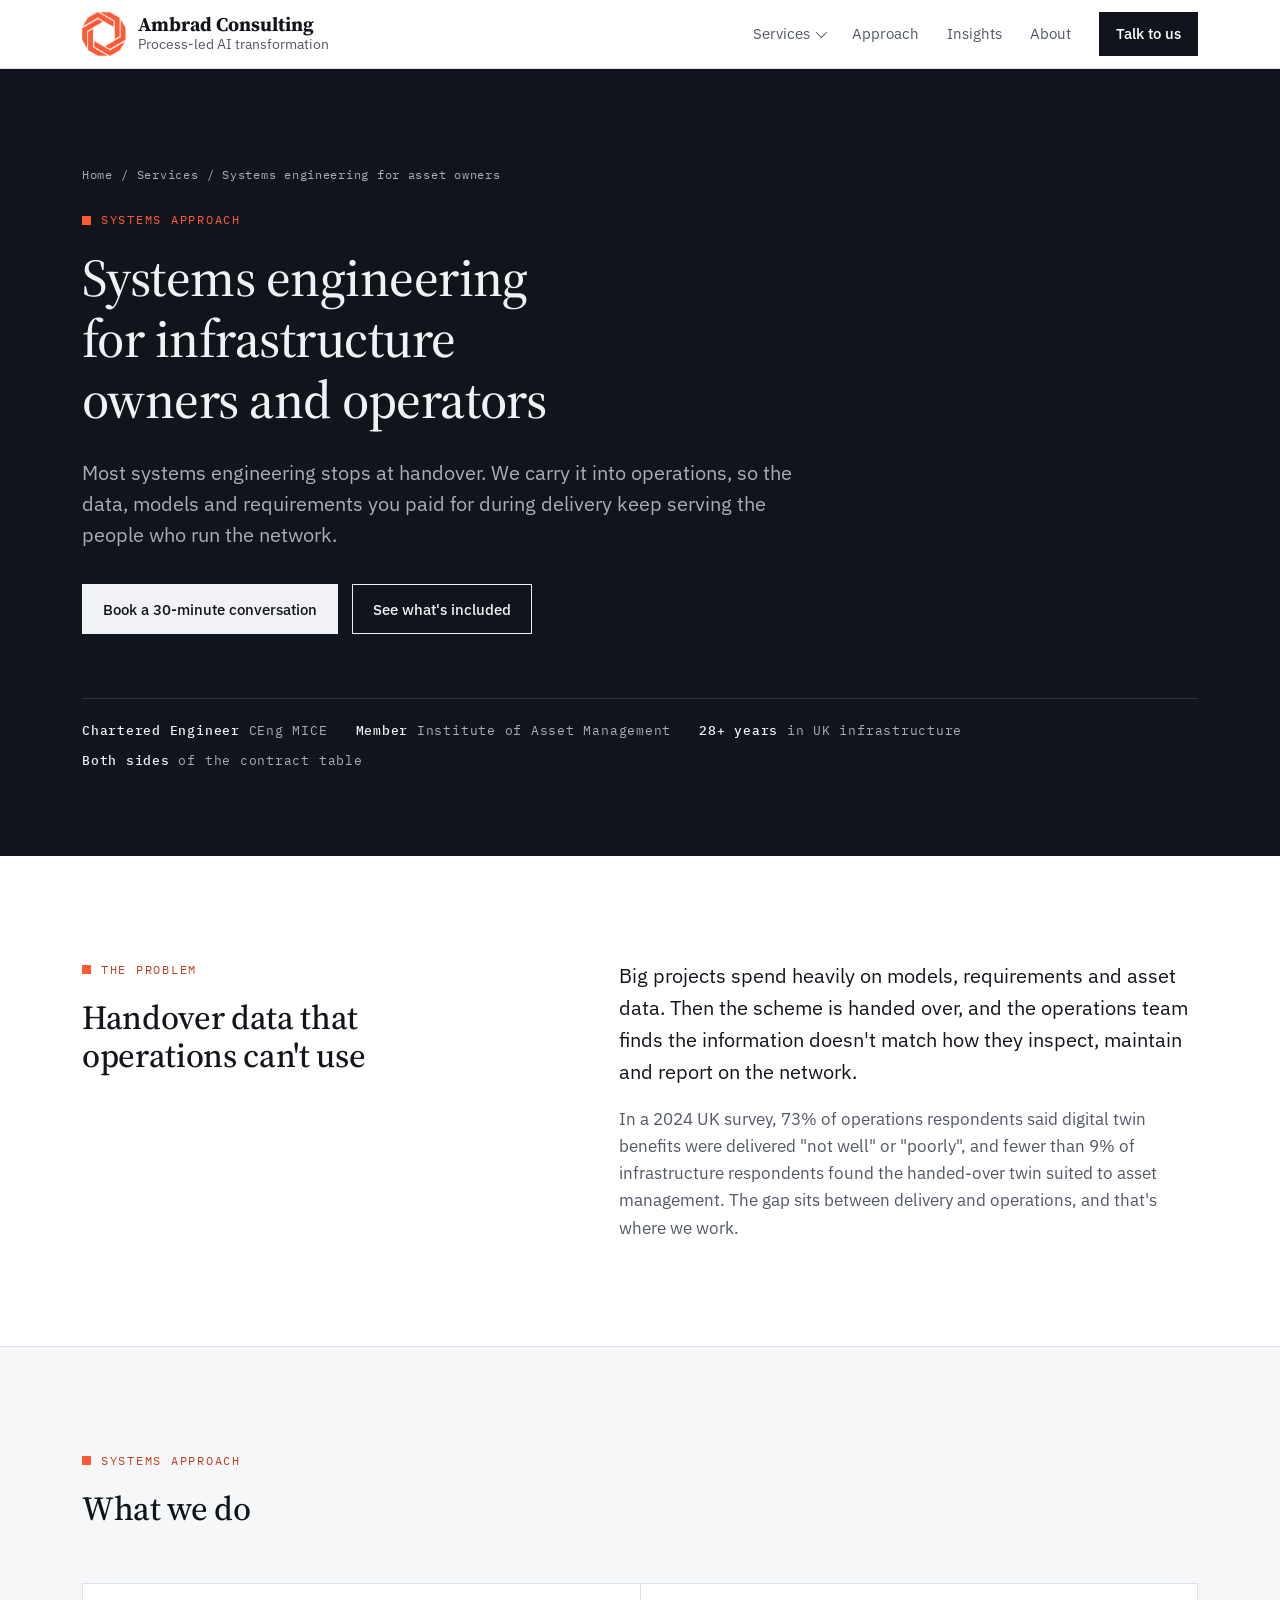
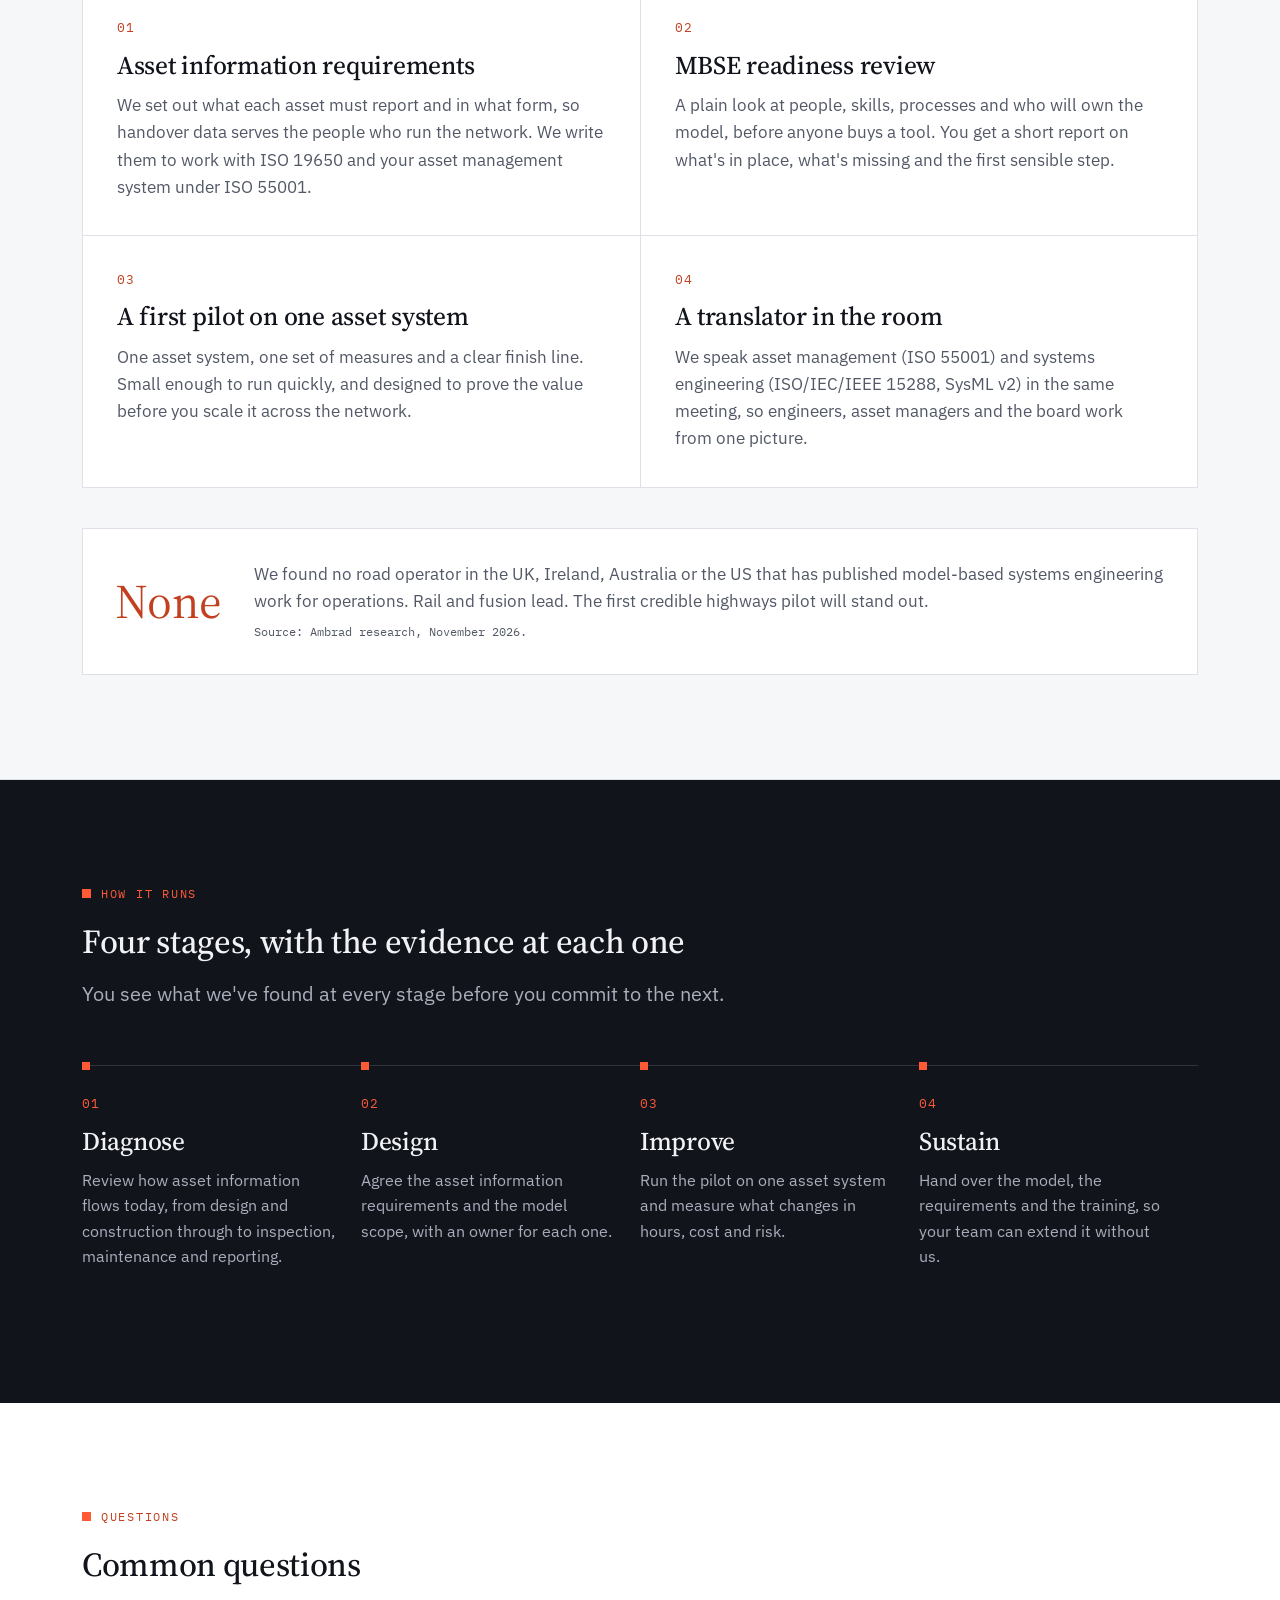
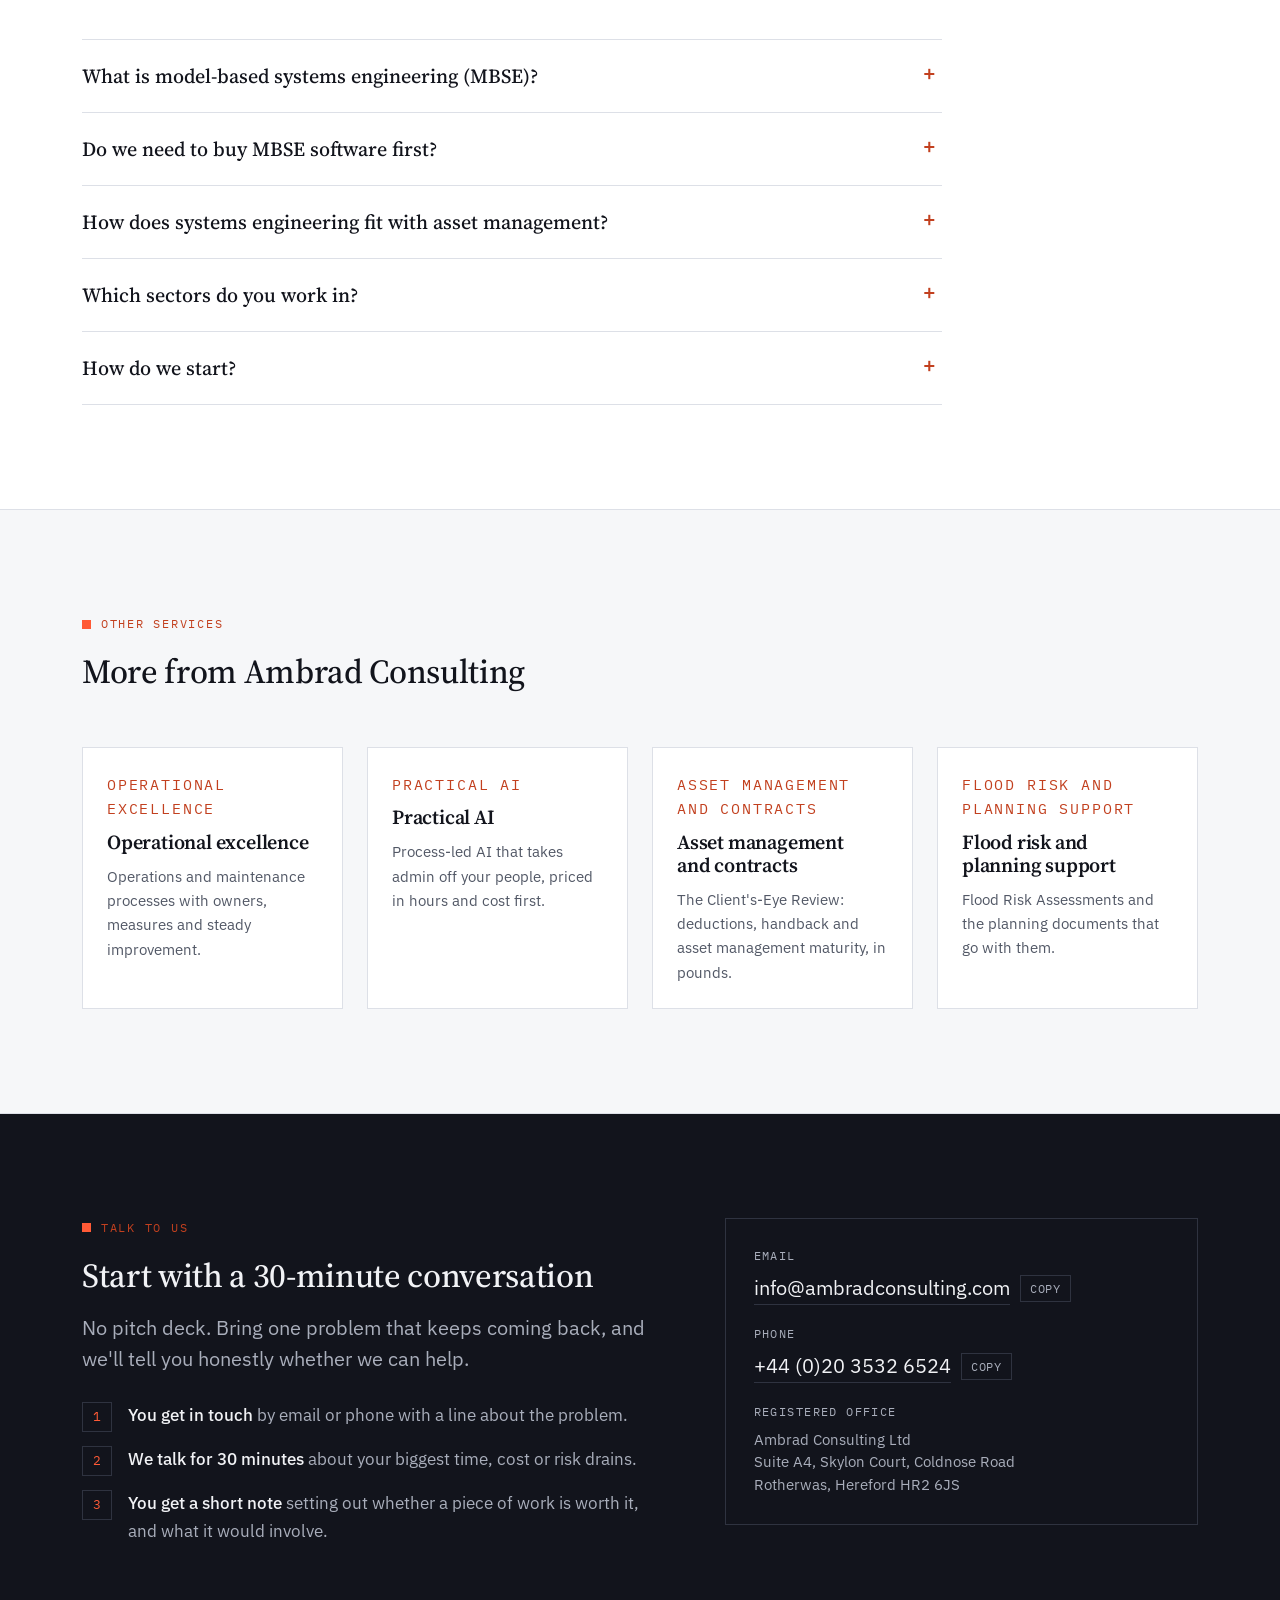
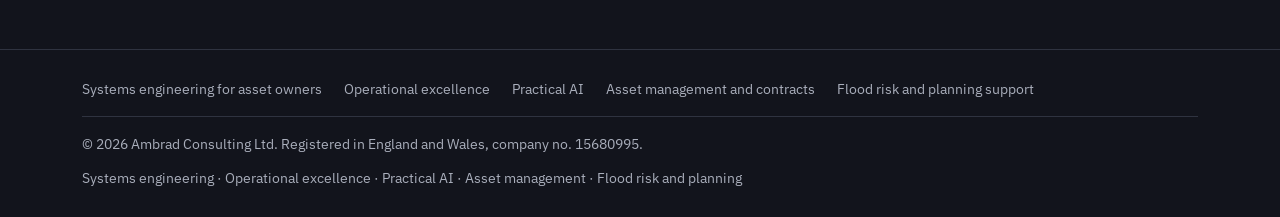
<file: systems-engineering.html>
<!doctype html>
<html lang="en-GB">
<head>
<meta charset="utf-8">
<meta name="viewport" content="width=device-width, initial-scale=1, viewport-fit=cover">
<title>Systems Engineering for Infrastructure Asset Owners | Ambrad Consulting</title>
<meta name="description" content="Model-based systems engineering (MBSE) for infrastructure owners and operators: asset information requirements, readiness reviews and a measured first pilot, from a Chartered Engineer.">
<link rel="canonical" href="https://www.ambradconsulting.com/systems-engineering.html">
<meta property="og:type" content="website">
<meta property="og:site_name" content="Ambrad Consulting">
<meta property="og:title" content="Systems Engineering for Infrastructure Asset Owners | Ambrad Consulting">
<meta property="og:description" content="Model-based systems engineering (MBSE) for infrastructure owners and operators: asset information requirements, readiness reviews and a measured first pilot, from a Chartered Engineer.">
<meta property="og:url" content="https://www.ambradconsulting.com/systems-engineering.html">
<meta property="og:locale" content="en_GB">
<meta name="theme-color" content="#12141C">
<link rel="icon" type="image/png" href="assets/favicon.png">
<link rel="apple-touch-icon" href="assets/ambrad-mark.png">
<link rel="preconnect" href="https://fonts.googleapis.com">
<link rel="preconnect" href="https://fonts.gstatic.com" crossorigin>
<link rel="stylesheet" href="https://fonts.googleapis.com/css2?family=IBM+Plex+Mono:wght@400;500&family=IBM+Plex+Sans:ital,wght@0,400;0,500;0,600;1,400&family=Source+Serif+4:opsz,wght@8..60,400;8..60,500;8..60,600;8..60,700&display=swap">
<link rel="stylesheet" href="assets/site.css">
<script type="application/ld+json">{"@context": "https://schema.org", "@graph": [{"@type": "Service", "@id": "https://www.ambradconsulting.com/systems-engineering.html#service", "name": "Systems engineering for asset owners", "serviceType": "Systems engineering consultancy", "description": "Model-based systems engineering (MBSE) for infrastructure owners and operators: asset information requirements, readiness reviews and a measured first pilot, from a Chartered Engineer.", "url": "https://www.ambradconsulting.com/systems-engineering.html", "areaServed": {"@type": "Country", "name": "United Kingdom"}, "provider": {"@type": "ProfessionalService", "@id": "https://www.ambradconsulting.com/#org", "name": "Ambrad Consulting", "legalName": "Ambrad Consulting Ltd", "url": "https://www.ambradconsulting.com/", "telephone": "+44 20 3532 6524", "email": "info@ambradconsulting.com"}}, {"@type": "WebPage", "@id": "https://www.ambradconsulting.com/systems-engineering.html", "url": "https://www.ambradconsulting.com/systems-engineering.html", "name": "Systems Engineering for Infrastructure Asset Owners | Ambrad Consulting", "description": "Model-based systems engineering (MBSE) for infrastructure owners and operators: asset information requirements, readiness reviews and a measured first pilot, from a Chartered Engineer.", "inLanguage": "en-GB", "isPartOf": {"@type": "WebSite", "url": "https://www.ambradconsulting.com/", "name": "Ambrad Consulting"}, "about": {"@id": "https://www.ambradconsulting.com/systems-engineering.html#service"}}, {"@type": "BreadcrumbList", "itemListElement": [{"@type": "ListItem", "position": 1, "name": "Home", "item": "https://www.ambradconsulting.com/"}, {"@type": "ListItem", "position": 2, "name": "Services", "item": "https://www.ambradconsulting.com/#services"}, {"@type": "ListItem", "position": 3, "name": "Systems engineering for asset owners", "item": "https://www.ambradconsulting.com/systems-engineering.html"}]}, {"@type": "FAQPage", "mainEntity": [{"@type": "Question", "name": "What is model-based systems engineering (MBSE)?", "acceptedAnswer": {"@type": "Answer", "text": "MBSE describes a system with one connected model instead of a pile of separate documents. Requirements, functions, interfaces and assets all link together, so a change in one place shows its effect everywhere else. SysML v2 is the current modelling language for it."}}, {"@type": "Question", "name": "Do we need to buy MBSE software first?", "acceptedAnswer": {"@type": "Answer", "text": "No. Most failed MBSE programmes started with a tool. Our readiness review looks at people, skills and model ownership first, and only then at which tool fits."}}, {"@type": "Question", "name": "How does systems engineering fit with asset management?", "acceptedAnswer": {"@type": "Answer", "text": "ISO/IEC/IEEE 15288 describes how a system is engineered across its life, and ISO 55001 describes how assets are managed for value. They cover the same assets from two angles. We help the two teams use one set of information instead of two."}}, {"@type": "Question", "name": "Which sectors do you work in?", "acceptedAnswer": {"@type": "Answer", "text": "Highways and transport, rail, aviation, water and energy, and nuclear and major programmes. The common thread is owners and operators running complex networks of assets."}}, {"@type": "Question", "name": "How do we start?", "acceptedAnswer": {"@type": "Answer", "text": "Book a 30-minute conversation. Bring one problem with your asset information, and we'll tell you honestly whether a review or a pilot is worth it."}}]}]}</script>
</head>
<body>
<header class="site-header">
  <div class="wrap">
    <a class="brand" href="index.html" aria-label="Ambrad Consulting, home"><img class="brand-mark" src="assets/ambrad-mark.png" width="40" height="40" alt=""><span><span class="brand-name">Ambrad Consulting</span><span class="brand-sub">Process-led AI transformation</span></span></a>
    
    <nav class="nav" aria-label="Main">
      <details class="dd"><summary>Services</summary><div class="dd-panel"><a href="systems-engineering.html" aria-current="page">Systems engineering</a><a href="operational-excellence.html">Operational excellence</a><a href="ai-consultancy.html">Practical AI</a><a href="asset-management.html">Asset management and contracts</a><a href="flood-risk-assessment.html">Flood risk and planning</a></div></details>
      <a href="index.html#approach">Approach</a>
      <a href="index.html#insights">Insights</a>
      <a href="index.html#about">About</a>
      <a class="btn" href="#contact">Talk to us</a>
    </nav>
    <details class="menu">
      <summary>Menu</summary>
      <div class="menu-panel">
        <span class="menu-label">Services</span>
        <a class="sub" href="systems-engineering.html">Systems engineering</a><a class="sub" href="operational-excellence.html">Operational excellence</a><a class="sub" href="ai-consultancy.html">Practical AI</a><a class="sub" href="asset-management.html">Asset management and contracts</a><a class="sub" href="flood-risk-assessment.html">Flood risk and planning</a>
        <a href="index.html#approach">Approach</a>
        <a href="index.html#insights">Insights</a>
        <a href="index.html#about">About</a>
        <a href="#contact">Talk to us</a>
      </div>
    </details>
  </div>
</header>

<main id="top">
  <section class="hero band page-hero" aria-labelledby="hero-title">
    <div class="wrap">
      <nav class="crumbs" aria-label="Breadcrumb"><a href="index.html">Home</a><span aria-hidden="true">/</span><a href="index.html#services">Services</a><span aria-hidden="true">/</span><span aria-current="page">Systems engineering for asset owners</span></nav>
      <p class="eyebrow">Systems approach</p>
      <h1 id="hero-title">Systems engineering for infrastructure owners and operators</h1>
      <p class="lede">Most systems engineering stops at handover. We carry it into operations, so the data, models and requirements you paid for during delivery keep serving the people who run the network.</p>
      <div class="hero-actions">
        <a class="btn" href="#contact">Book a 30-minute conversation</a>
        <a class="btn ghost" href="#offer">See what's included</a>
      </div>
      <div class="hero-meta"><span><b>Chartered Engineer</b> CEng MICE</span><span><b>Member</b> Institute of Asset Management</span><span><b>28+ years</b> in UK infrastructure</span><span><b>Both sides</b> of the contract table</span></div>
    </div>
  </section>

  <section aria-labelledby="problem-title">
    <div class="wrap intro">
      <div>
        <p class="eyebrow">The problem</p>
        <h2 id="problem-title" style="margin-top:18px">Handover data that operations can&#x27;t use</h2>
      </div>
      <div class="intro-body"><p>Big projects spend heavily on models, requirements and asset data. Then the scheme is handed over, and the operations team finds the information doesn&#x27;t match how they inspect, maintain and report on the network.</p><p>In a 2024 UK survey, 73% of operations respondents said digital twin benefits were delivered &quot;not well&quot; or &quot;poorly&quot;, and fewer than 9% of infrastructure respondents found the handed-over twin suited to asset management. The gap sits between delivery and operations, and that&#x27;s where we work.</p></div>
    </div>
  </section>

  <section class="services" id="offer" aria-labelledby="offer-title">
    <div class="wrap">
      <div class="section-head">
        <p class="eyebrow">Systems approach</p>
        <h2 id="offer-title">What we do</h2>
      </div>
      <div class="offer-grid"><article class="offer"><p class="num">01</p><h3>Asset information requirements</h3><p>We set out what each asset must report and in what form, so handover data serves the people who run the network. We write them to work with ISO 19650 and your asset management system under ISO 55001.</p></article><article class="offer"><p class="num">02</p><h3>MBSE readiness review</h3><p>A plain look at people, skills, processes and who will own the model, before anyone buys a tool. You get a short report on what&#x27;s in place, what&#x27;s missing and the first sensible step.</p></article><article class="offer"><p class="num">03</p><h3>A first pilot on one asset system</h3><p>One asset system, one set of measures and a clear finish line. Small enough to run quickly, and designed to prove the value before you scale it across the network.</p></article><article class="offer"><p class="num">04</p><h3>A translator in the room</h3><p>We speak asset management (ISO 55001) and systems engineering (ISO/IEC/IEEE 15288, SysML v2) in the same meeting, so engineers, asset managers and the board work from one picture.</p></article></div>
      <div class="callout"><p class="figure">None</p><div><p>We found no road operator in the UK, Ireland, Australia or the US that has published model-based systems engineering work for operations. Rail and fusion lead. The first credible highways pilot will stand out.</p><p class="src">Source: Ambrad research, November 2026.</p></div></div>
    </div>
  </section>

  <section class="method band" aria-labelledby="how-title">
    <div class="wrap">
      <div class="section-head">
        <p class="eyebrow">How it runs</p>
        <h2 id="how-title">Four stages, with the evidence at each one</h2>
        <p class="lede">You see what we've found at every stage before you commit to the next.</p>
      </div>
      <div class="stages"><div class="stage"><h3>Diagnose</h3><p>Review how asset information flows today, from design and construction through to inspection, maintenance and reporting.</p></div><div class="stage"><h3>Design</h3><p>Agree the asset information requirements and the model scope, with an owner for each one.</p></div><div class="stage"><h3>Improve</h3><p>Run the pilot on one asset system and measure what changes in hours, cost and risk.</p></div><div class="stage"><h3>Sustain</h3><p>Hand over the model, the requirements and the training, so your team can extend it without us.</p></div></div>
      
    </div>
  </section>

  <section aria-labelledby="faq-title">
    <div class="wrap">
      <div class="section-head">
        <p class="eyebrow">Questions</p>
        <h2 id="faq-title">Common questions</h2>
      </div>
      <div class="faq"><details><summary>What is model-based systems engineering (MBSE)?</summary><p>MBSE describes a system with one connected model instead of a pile of separate documents. Requirements, functions, interfaces and assets all link together, so a change in one place shows its effect everywhere else. SysML v2 is the current modelling language for it.</p></details><details><summary>Do we need to buy MBSE software first?</summary><p>No. Most failed MBSE programmes started with a tool. Our readiness review looks at people, skills and model ownership first, and only then at which tool fits.</p></details><details><summary>How does systems engineering fit with asset management?</summary><p>ISO/IEC/IEEE 15288 describes how a system is engineered across its life, and ISO 55001 describes how assets are managed for value. They cover the same assets from two angles. We help the two teams use one set of information instead of two.</p></details><details><summary>Which sectors do you work in?</summary><p>Highways and transport, rail, aviation, water and energy, and nuclear and major programmes. The common thread is owners and operators running complex networks of assets.</p></details><details><summary>How do we start?</summary><p>Book a 30-minute conversation. Bring one problem with your asset information, and we&#x27;ll tell you honestly whether a review or a pilot is worth it.</p></details></div>
    </div>
  </section>

  <section class="services" aria-labelledby="rel-title">
    <div class="wrap">
      <div class="section-head">
        <p class="eyebrow">Other services</p>
        <h2 id="rel-title">More from Ambrad Consulting</h2>
      </div>
      <div class="related"><a class="rel" href="operational-excellence.html"><p class="svc-tag">Operational excellence</p><h3>Operational excellence</h3><p>Operations and maintenance processes with owners, measures and steady improvement.</p></a><a class="rel" href="ai-consultancy.html"><p class="svc-tag">Practical AI</p><h3>Practical AI</h3><p>Process-led AI that takes admin off your people, priced in hours and cost first.</p></a><a class="rel" href="asset-management.html"><p class="svc-tag">Asset management and contracts</p><h3>Asset management and contracts</h3><p>The Client&#x27;s-Eye Review: deductions, handback and asset management maturity, in pounds.</p></a><a class="rel" href="flood-risk-assessment.html"><p class="svc-tag">Flood risk and planning support</p><h3>Flood risk and planning support</h3><p>Flood Risk Assessments and the planning documents that go with them.</p></a></div>
    </div>
  </section>

  <section class="contact" id="contact" aria-labelledby="contact-title">
    <div class="wrap contact-grid">
      <div>
        <p class="eyebrow">Talk to us</p>
        <h2 id="contact-title" style="margin-top:18px">Start with a 30-minute conversation</h2>
        <p class="lede">No pitch deck. Bring one problem that keeps coming back, and we'll tell you honestly whether we can help.</p>
        <ol class="steps">
          <li><span><b>You get in touch</b> by email or phone with a line about the problem.</span></li>
          <li><span><b>We talk for 30 minutes</b> about your biggest time, cost or risk drains.</span></li>
          <li><span><b>You get a short note</b> setting out whether a piece of work is worth it, and what it would involve.</span></li>
        </ol>
      </div>
      <div class="contact-card">
        <div class="c-row">
          <span class="lbl">Email</span>
          <span class="c-val"><a href="mailto:info@ambradconsulting.com" id="c-email">info@ambradconsulting.com</a><button class="copy" type="button" data-copy="info@ambradconsulting.com">Copy</button></span>
        </div>
        <div class="c-row">
          <span class="lbl">Phone</span>
          <span class="c-val"><a href="tel:+442035326524" id="c-phone">+44 (0)20 3532 6524</a><button class="copy" type="button" data-copy="+44 20 3532 6524">Copy</button></span>
        </div>
        <div class="c-row">
          <span class="lbl">Registered office</span>
          <p class="addr">Ambrad Consulting Ltd<br>Suite A4, Skylon Court, Coldnose Road<br>Rotherwas, Hereford HR2 6JS</p>
        </div>
      </div>
    </div>
  </section>
</main>

<footer class="site-footer">
  <div class="wrap">
    <nav class="foot-nav" aria-label="Services"><a href="systems-engineering.html">Systems engineering for asset owners</a><a href="operational-excellence.html">Operational excellence</a><a href="ai-consultancy.html">Practical AI</a><a href="asset-management.html">Asset management and contracts</a><a href="flood-risk-assessment.html">Flood risk and planning support</a></nav>
    <span>© <span id="yr">2026</span> Ambrad Consulting Ltd. Registered in England and Wales, company no. 15680995.</span>
    <span>Systems engineering · Operational excellence · Practical AI · Asset management · Flood risk and planning</span>
  </div>
</footer>

<script>
(function(){
  var y=document.getElementById('yr'); if(y){y.textContent=new Date().getFullYear();}
  document.querySelectorAll('.copy').forEach(function(b){
    b.addEventListener('click',function(){
      var t=b.getAttribute('data-copy'), done=function(){b.textContent='Copied';setTimeout(function(){b.textContent='Copy';},1600);};
      try{ navigator.clipboard.writeText(t).then(done,function(){sel(b);}); }catch(e){ sel(b); }
    });
  });
  function sel(b){var a=b.previousElementSibling;if(!a)return;var r=document.createRange();r.selectNodeContents(a);var s=window.getSelection();s.removeAllRanges();s.addRange(r);b.textContent='Selected';}
  document.querySelectorAll('.menu-panel a').forEach(function(a){a.addEventListener('click',function(){var d=a.closest('details');if(d)d.open=false;});});

  document.querySelectorAll('.dd').forEach(function(d){
    document.addEventListener('click',function(e){ if(d.open && !d.contains(e.target)) d.open=false; });
    document.addEventListener('keydown',function(e){ if(e.key==='Escape' && d.open){ d.open=false; d.querySelector('summary').focus(); } });
  });
})();
</script>
</body>
</html>
</file>
<file: assets/site.css>
:root{padding-top:env(safe-area-inset-top,0px);padding-bottom:env(safe-area-inset-bottom,0px)}body{margin:0}img{max-width:100%}[hidden]{display:none!important}
/* Layout: left-aligned consultancy grid. Light reading surfaces, ink bands for the thesis and the method, coral only on the connections. */
:root{
  --ink:#12141C;        /* brand ink, from the Ambrad graphic design work */
  --graphite:#2A2E3A;
  --steel:#5C6272;
  --mist:#F1F2F5;
  --line:#DDE0E7;
  --coral:#FF5A36;      /* brand accent: used for connections only */
  --coral-text:#C2401F; /* coral dark enough for small text on light */
  --bg:#FFFFFF;
  --surface:#F6F7F9;
  --fg:#12141C;
  --muted:#525866;
  --band:#12141C;       /* dark bands stay dark in both themes */
  --band-fg:#F1F2F5;
  --band-muted:#A9AEBB;
  --band-line:#2F3340;
  --font-display:"Source Serif 4", "Iowan Old Style", Georgia, "Times New Roman", serif;
  --font-body:"IBM Plex Sans", "Segoe UI", Roboto, Helvetica, Arial, sans-serif;
  --font-mono:"IBM Plex Mono", ui-monospace, "SFMono-Regular", Menlo, Consolas, monospace;
  --step--1:0.875rem; --step-0:1.0625rem; --step-1:1.25rem; --step-2:1.6rem; --step-3:2.1rem; --step-4:clamp(2.3rem, 5vw, 3.6rem);
  --wrap:1180px;
}
@media (prefers-color-scheme: dark){
  :root:not([data-theme="light"]){
    --bg:#15171E; --surface:#1C1F28; --fg:#EEF0F4; --muted:#A9AEBB; --line:#2F3340;
    --coral-text:#FF7A5C; --mist:#1C1F28;
    --band:#0D0F14; --band-fg:#EEF0F4; --band-muted:#A9AEBB; --band-line:#2A2E3A;
    color-scheme:dark;
  }
}
:root[data-theme="dark"]{
  --bg:#15171E; --surface:#1C1F28; --fg:#EEF0F4; --muted:#A9AEBB; --line:#2F3340;
  --coral-text:#FF7A5C; --mist:#1C1F28;
  --band:#0D0F14; --band-fg:#EEF0F4; --band-muted:#A9AEBB; --band-line:#2A2E3A;
  color-scheme:dark;
}
*{box-sizing:border-box}
html{scroll-behavior:smooth;scroll-padding-top:84px}
@media (prefers-reduced-motion: reduce){html{scroll-behavior:auto}}
body{background:var(--bg);color:var(--fg);font-family:var(--font-body);font-size:var(--step-0);line-height:1.6;-webkit-font-smoothing:antialiased}
body::before{content:"";position:fixed;inset:0 0 auto;height:env(safe-area-inset-top,0px);z-index:30;background:var(--bg)}
a{color:inherit}
a:focus-visible,button:focus-visible,summary:focus-visible{outline:2px solid var(--coral);outline-offset:3px;border-radius:2px}
h1,h2,h3{font-family:var(--font-display);font-weight:500;line-height:1.15;text-wrap:balance;margin:0;letter-spacing:-0.01em}
p{margin:0}
.wrap{max-width:var(--wrap);margin:0 auto;padding-left:max(16px, env(safe-area-inset-left,0px));padding-right:max(16px, env(safe-area-inset-right,0px))}
@media (min-width:720px){.wrap{padding-left:max(32px, env(safe-area-inset-left,0px));padding-right:max(32px, env(safe-area-inset-right,0px))}}
.eyebrow{font-family:var(--font-mono);font-size:0.78rem;letter-spacing:0.14em;text-transform:uppercase;color:var(--coral-text);display:flex;align-items:center;gap:10px}
.eyebrow::before{content:"";width:9px;height:9px;background:var(--coral);flex:none}
.band .eyebrow{color:var(--coral)}
.lede{font-size:var(--step-1);color:var(--muted);max-width:62ch;line-height:1.55}
section{padding-block:clamp(56px, 9vw, 104px)}
.section-head{display:grid;gap:18px;max-width:780px;margin-bottom:clamp(32px,5vw,56px)}
.section-head h2{font-size:var(--step-3)}

/* Header */
.site-header{position:sticky;top:env(safe-area-inset-top,0px);z-index:20;background:var(--bg);border-bottom:1px solid var(--line)}
.site-header .wrap{display:flex;align-items:center;justify-content:space-between;gap:20px;min-height:68px}
.brand{display:flex;align-items:center;gap:12px;text-decoration:none}
.brand svg,.brand-mark{flex:none}
.brand-mark{width:40px;height:40px;display:block}
.brand-name{display:block;font-family:var(--font-display);font-weight:700;letter-spacing:0;font-size:1.22rem;line-height:1.15;color:var(--fg)}
.brand-sub{display:block;font-family:var(--font-body);font-size:0.86rem;letter-spacing:0;color:var(--muted);font-weight:400;line-height:1.3}
.brand-mark{width:44px;height:44px}
@media (max-width:380px){.brand-name{font-size:1.05rem}.brand-sub{font-size:0.78rem}.brand-mark{width:38px;height:38px}}
.nav{display:flex;align-items:center;gap:28px}
.nav a{text-decoration:none;font-size:0.94rem;color:var(--muted)}
.nav a:hover{color:var(--fg)}
.btn{display:inline-flex;align-items:center;gap:10px;padding:12px 20px;font-family:var(--font-body);font-weight:500;font-size:0.95rem;text-decoration:none;border:1px solid var(--fg);background:var(--fg);color:var(--bg);cursor:pointer;transition:background .2s,color .2s}
.btn:hover{background:transparent;color:var(--fg)}
.btn.ghost{background:transparent;color:var(--fg)}
.btn.ghost:hover{background:var(--fg);color:var(--bg)}
.band .btn{border-color:var(--band-fg);background:var(--band-fg);color:var(--band)}
.band .btn:hover{background:transparent;color:var(--band-fg)}
.band .btn.ghost{background:transparent;color:var(--band-fg)}
.band .btn.ghost:hover{background:var(--band-fg);color:var(--band)}
.nav .btn{color:var(--bg);padding:9px 16px}
.nav .btn:hover{color:var(--fg)}
.menu{display:none;position:relative}
.menu summary{list-style:none;cursor:pointer;font-size:0.94rem;padding:8px 12px;border:1px solid var(--line)}
.menu summary::-webkit-details-marker{display:none}
.menu-panel{position:absolute;right:0;top:calc(100% + 8px);background:var(--bg);border:1px solid var(--line);display:grid;min-width:200px;padding:8px}
.menu-panel a{padding:10px 12px;text-decoration:none}
@media (max-width:900px){.nav{display:none}.menu{display:block}}

/* Hero */
.hero{background:var(--band);color:var(--band-fg);padding-block:clamp(56px,8vw,96px) clamp(48px,7vw,84px);overflow:hidden}
.hero-grid{display:grid;grid-template-columns:minmax(0,1.15fr) minmax(0,0.85fr);gap:48px;align-items:center}
.hero h1{font-size:var(--step-4);margin-top:22px;max-width:17ch}
.hero h1 span{color:var(--coral)}
.hero .lede{color:var(--band-muted);margin-top:26px}
.hero-actions{display:flex;flex-wrap:wrap;gap:14px;margin-top:34px}
.hero-net{width:100%;max-width:520px;justify-self:end}
.hero-net svg{width:100%;height:auto;display:block}
.hero-meta{display:flex;flex-wrap:wrap;gap:10px 28px;margin-top:clamp(40px,6vw,64px);padding-top:22px;border-top:1px solid var(--band-line);font-family:var(--font-mono);font-size:0.8rem;letter-spacing:0.06em;color:var(--band-muted)}
.hero-meta b{color:var(--band-fg);font-weight:500}
@media (max-width:860px){.hero-grid{grid-template-columns:1fr}.hero-net{justify-self:start;max-width:420px}}
.net-line{stroke:#5C6272;stroke-width:1.4;opacity:.6}
.net-hot{stroke:#FF5A36;stroke-width:3;stroke-dasharray:240;stroke-dashoffset:0}
@media (prefers-reduced-motion: no-preference){
  .net-hot{animation:trace 2.6s ease-out both}
  .net-ring{animation:pulse 3.2s ease-in-out 1.2s infinite}
}
@keyframes trace{from{stroke-dashoffset:240}to{stroke-dashoffset:0}}
@keyframes pulse{0%,100%{opacity:.18}50%{opacity:.5}}

/* Intro statement */
.intro{display:grid;grid-template-columns:minmax(0,0.9fr) minmax(0,1.1fr);gap:clamp(28px,5vw,72px);align-items:start}
.intro h2{font-size:var(--step-3)}
.intro-body{display:grid;gap:18px;color:var(--muted);max-width:62ch}
.intro-body p:first-child{color:var(--fg);font-size:var(--step-1)}
@media (max-width:820px){.intro{grid-template-columns:1fr}}

/* Services */
.services{background:var(--surface);border-block:1px solid var(--line)}
.svc-grid{display:grid;grid-template-columns:repeat(2,minmax(0,1fr));gap:0;border-top:1px solid var(--line);border-left:1px solid var(--line)}
.svc{padding:clamp(26px,3.5vw,40px);border-right:1px solid var(--line);border-bottom:1px solid var(--line);background:var(--bg);display:grid;gap:16px;align-content:start;min-width:0}
.svc-tag{font-family:var(--font-mono);font-size:0.74rem;letter-spacing:0.12em;text-transform:uppercase;color:var(--muted)}
.svc h3{font-size:var(--step-2)}
.svc .promise{font-family:var(--font-display);font-style:italic;font-size:var(--step-1);color:var(--coral-text);line-height:1.4}
.svc ul{margin:4px 0 0;padding:0;list-style:none;display:grid;gap:10px}
.svc li{position:relative;padding-left:22px;color:var(--muted);font-size:0.98rem}
.svc li::before{content:"";position:absolute;left:0;top:0.72em;width:10px;height:1.5px;background:var(--coral)}
.svc li b{color:var(--fg);font-weight:600}
.svc .note{font-size:0.9rem;color:var(--muted);border-top:1px solid var(--line);padding-top:14px;margin-top:4px}
@media (max-width:820px){.svc-grid{grid-template-columns:1fr}}

/* Method */
.method{background:var(--band);color:var(--band-fg)}
.method .section-head h2{color:var(--band-fg)}
.method .lede{color:var(--band-muted)}
.stages{display:grid;grid-template-columns:repeat(4,minmax(0,1fr));gap:0;counter-reset:stage}
.stage{padding:28px 26px 30px 0;border-top:1px solid var(--band-line);position:relative;display:grid;gap:12px;align-content:start;min-width:0}
.stage::before{counter-increment:stage;content:"0" counter(stage);font-family:var(--font-mono);font-size:0.8rem;color:var(--coral);letter-spacing:0.1em}
.stage::after{content:"";position:absolute;top:-4px;left:0;width:8px;height:8px;background:var(--coral)}
.stage h3{font-size:var(--step-2);color:var(--band-fg)}
.stage p{color:var(--band-muted);font-size:0.98rem}
@media (max-width:900px){.stages{grid-template-columns:repeat(2,minmax(0,1fr))}}
@media (max-width:520px){.stages{grid-template-columns:1fr}}
.sort{margin-top:clamp(48px,7vw,80px);display:grid;grid-template-columns:minmax(0,0.8fr) minmax(0,1.2fr);gap:clamp(28px,5vw,64px);align-items:start}
.sort h3{font-size:var(--step-2);color:var(--band-fg)}
.sort > div > p{color:var(--band-muted);margin-top:14px;max-width:46ch}
.sort-table{display:grid;gap:0;border-top:1px solid var(--band-line)}
.sort-row{display:grid;grid-template-columns:150px minmax(0,1fr);gap:20px;padding:18px 0;border-bottom:1px solid var(--band-line)}
.sort-row dt{font-family:var(--font-mono);font-size:0.8rem;letter-spacing:0.08em;text-transform:uppercase;color:var(--band-fg);padding-top:3px}
.sort-row dd{margin:0;color:var(--band-muted);font-size:0.98rem}
.sort-row dd b{color:var(--band-fg);font-weight:500}
@media (max-width:820px){.sort{grid-template-columns:1fr}}
@media (max-width:480px){.sort-row{grid-template-columns:1fr;gap:6px}}

/* Principles */
.principles{display:grid;grid-template-columns:repeat(4,minmax(0,1fr));gap:clamp(20px,3vw,36px)}
.principle{display:grid;gap:10px;align-content:start;min-width:0}
.principle h3{font-size:var(--step-1);font-weight:600}
.principle p{color:var(--muted);font-size:0.98rem}
.principle .q{font-family:var(--font-display);font-size:var(--step-2);line-height:1.2;color:var(--fg)}
@media (max-width:900px){.principles{grid-template-columns:repeat(2,minmax(0,1fr))}}
@media (max-width:520px){.principles{grid-template-columns:1fr}}

/* Sectors and standards */
.sectors{border-top:1px solid var(--line)}
.sector-grid{display:grid;grid-template-columns:minmax(0,0.9fr) minmax(0,1.1fr);gap:clamp(28px,5vw,72px)}
.sector-list{list-style:none;margin:0;padding:0;border-top:1px solid var(--line)}
.sector-list li{display:grid;grid-template-columns:minmax(0,1fr) auto;gap:16px;padding:16px 0;border-bottom:1px solid var(--line);align-items:baseline}
.sector-list b{font-weight:600;font-size:var(--step-1);font-family:var(--font-display)}
.sector-list span{color:var(--muted);font-size:0.92rem;text-align:right}
.standards{margin-top:28px;display:flex;flex-wrap:wrap;gap:8px}
.standards span{font-family:var(--font-mono);font-size:0.8rem;padding:6px 10px;border:1px solid var(--line);color:var(--fg);background:var(--surface)}
@media (max-width:820px){.sector-grid{grid-template-columns:1fr}.sector-list li{grid-template-columns:1fr}.sector-list span{text-align:left}}

/* Insights */
.insights{background:var(--surface);border-block:1px solid var(--line)}
.ins-grid{display:grid;grid-template-columns:repeat(3,minmax(0,1fr));gap:clamp(20px,3vw,32px)}
.ins{background:var(--bg);border:1px solid var(--line);padding:28px;display:grid;gap:14px;align-content:start;min-width:0}
.ins .figure{font-family:var(--font-display);font-size:2.6rem;line-height:1;color:var(--coral-text);font-variant-numeric:tabular-nums}
.ins h3{font-size:var(--step-1);font-weight:600;font-family:var(--font-body);letter-spacing:0}
.ins p{color:var(--muted);font-size:0.97rem}
.ins .src{font-family:var(--font-mono);font-size:0.74rem;color:var(--muted);border-top:1px solid var(--line);padding-top:12px;letter-spacing:0.02em}
@media (max-width:900px){.ins-grid{grid-template-columns:1fr}}

/* About */
.about-grid{display:grid;grid-template-columns:minmax(0,0.75fr) minmax(0,1.25fr);gap:clamp(28px,5vw,72px);align-items:start}
.card-id{border:1px solid var(--line);padding:28px;display:grid;gap:18px;background:var(--surface)}
.monogram{width:72px;height:72px;background:var(--band);color:var(--band-fg);display:grid;place-items:center;font-family:var(--font-display);font-size:1.8rem}
.card-id h3{font-size:var(--step-2)}
.post{font-family:var(--font-mono);font-size:0.8rem;letter-spacing:0.06em;color:var(--muted)}
.creds{display:grid;gap:0;border-top:1px solid var(--line);font-size:0.94rem}
.creds div{display:grid;grid-template-columns:110px minmax(0,1fr);gap:12px;padding:10px 0;border-bottom:1px solid var(--line)}
.creds dt{color:var(--muted);font-family:var(--font-mono);font-size:0.76rem;letter-spacing:0.06em;text-transform:uppercase;padding-top:2px}
.creds dd{margin:0}
.about-body{display:grid;gap:18px;max-width:64ch}
.about-body p{color:var(--muted)}
.about-body p.big{font-family:var(--font-display);font-size:var(--step-2);line-height:1.3;color:var(--fg)}
.partner{margin-top:10px;padding:22px 24px;border-left:3px solid var(--coral);background:var(--surface)}
.partner h3{font-size:var(--step-1);font-family:var(--font-body);font-weight:600;letter-spacing:0}
.partner p{margin-top:8px;color:var(--muted);font-size:0.97rem}
@media (max-width:820px){.about-grid{grid-template-columns:1fr}}

/* Contact */
.contact{background:var(--band);color:var(--band-fg)}
.contact-grid{display:grid;grid-template-columns:minmax(0,1.1fr) minmax(0,0.9fr);gap:clamp(28px,5vw,72px);align-items:start}
.contact h2{font-size:var(--step-3);color:var(--band-fg)}
.contact .lede{color:var(--band-muted);margin-top:18px}
.steps{list-style:none;margin:28px 0 0;padding:0;display:grid;gap:14px;counter-reset:s}
.steps li{display:grid;grid-template-columns:34px minmax(0,1fr);gap:12px;color:var(--band-muted)}
.steps li::before{counter-increment:s;content:counter(s);font-family:var(--font-mono);font-size:0.8rem;color:var(--coral);border:1px solid var(--band-line);width:28px;height:28px;display:grid;place-items:center}
.steps b{color:var(--band-fg);font-weight:500}
.contact-card{border:1px solid var(--band-line);padding:28px;display:grid;gap:20px}
.c-row{display:grid;gap:6px}
.c-row .lbl{font-family:var(--font-mono);font-size:0.74rem;letter-spacing:0.12em;text-transform:uppercase;color:var(--band-muted)}
.c-val{display:flex;flex-wrap:wrap;align-items:center;gap:10px;font-size:var(--step-1);color:var(--band-fg)}
.c-val a{text-decoration:none;border-bottom:1px solid var(--band-line)}
.c-val a:hover{border-color:var(--coral)}
.copy{font-family:var(--font-mono);font-size:0.72rem;letter-spacing:0.08em;text-transform:uppercase;background:transparent;color:var(--band-muted);border:1px solid var(--band-line);padding:5px 9px;cursor:pointer}
.copy:hover{color:var(--band-fg);border-color:var(--band-fg)}
.addr{font-size:0.95rem;color:var(--band-muted);line-height:1.5}
@media (max-width:820px){.contact-grid{grid-template-columns:1fr}}

/* Footer */
.site-footer{background:var(--band);color:var(--band-muted);border-top:1px solid var(--band-line);padding-block:28px;font-size:0.86rem}
.site-footer .wrap{display:flex;flex-wrap:wrap;justify-content:space-between;gap:12px 28px}
.site-footer a{color:var(--band-muted)}
/* ---- Added Nov 2026: service pages ---- */
.dd{position:relative}
.dd summary{list-style:none;cursor:pointer;font-size:0.94rem;color:var(--muted);display:flex;align-items:center;gap:6px}
.dd summary::-webkit-details-marker{display:none}
.dd summary::after{content:"";width:7px;height:7px;border-right:1.5px solid currentColor;border-bottom:1.5px solid currentColor;transform:rotate(45deg) translateY(-2px)}
.dd[open] summary,.dd summary:hover{color:var(--fg)}
.dd-panel{position:absolute;left:-14px;top:calc(100% + 14px);background:var(--bg);border:1px solid var(--line);display:grid;min-width:270px;padding:8px;box-shadow:0 12px 30px rgba(18,20,28,.12)}
.dd-panel a{padding:10px 12px;color:var(--fg)!important}
.dd-panel a:hover{background:var(--surface)}
.dd-panel a[aria-current]{color:var(--coral-text)!important}
.menu-panel .menu-label{font-family:var(--font-mono);font-size:0.72rem;letter-spacing:0.12em;text-transform:uppercase;color:var(--muted);padding:10px 12px 4px}
.menu-panel .sub{padding-left:24px}
.menu-panel{max-height:calc(100vh - 100px);overflow:auto}
.svc .more{margin-top:auto;font-weight:500;font-size:0.95rem;color:var(--coral-text);text-decoration:none;display:inline-flex;gap:8px;align-items:center}
.svc .more:hover{text-decoration:underline}
.also{margin-top:clamp(20px,3vw,28px);display:grid;grid-template-columns:auto minmax(0,1fr) auto;gap:16px 28px;align-items:center;padding:22px clamp(20px,3vw,32px);border:1px solid var(--line);border-left:3px solid #0E7C86;background:var(--bg)}
.also .tag{font-family:var(--font-mono);font-size:0.74rem;letter-spacing:0.12em;text-transform:uppercase;color:var(--muted)}
.also p{color:var(--muted)}
.also b{color:var(--fg);font-weight:600}
@media (max-width:820px){.also{grid-template-columns:1fr}}
.foot-nav{display:flex;flex-wrap:wrap;gap:8px 22px;width:100%;padding-bottom:16px;margin-bottom:4px;border-bottom:1px solid var(--band-line)}
.foot-nav a{text-decoration:none}
.foot-nav a:hover{color:var(--band-fg)}
.crumbs{font-family:var(--font-mono);font-size:0.76rem;letter-spacing:0.06em;color:var(--band-muted);display:flex;flex-wrap:wrap;gap:8px}
.crumbs a{text-decoration:none;color:var(--band-muted)}
.crumbs a:hover{color:var(--band-fg)}
.page-hero h1{font-size:clamp(2.1rem,4.6vw,3.3rem);max-width:22ch;margin-top:18px}
.page-hero .eyebrow{margin-top:26px}
.offer-grid{display:grid;grid-template-columns:repeat(2,minmax(0,1fr));border-top:1px solid var(--line);border-left:1px solid var(--line)}
.offer{padding:clamp(24px,3vw,34px);border-right:1px solid var(--line);border-bottom:1px solid var(--line);background:var(--bg);display:grid;gap:12px;align-content:start;min-width:0}
.offer .num{font-family:var(--font-mono);font-size:0.8rem;color:var(--coral-text);letter-spacing:0.1em}
.offer h3{font-size:var(--step-2)}
.offer p{color:var(--muted)}
.offer-grid.odd .offer:last-child{grid-column:1/-1}
@media (max-width:820px){.offer-grid{grid-template-columns:1fr}}
.callout{margin-top:clamp(28px,4vw,40px);display:grid;grid-template-columns:auto minmax(0,1fr);gap:20px 32px;align-items:center;padding:clamp(22px,3vw,32px);border:1px solid var(--line);background:var(--bg)}
.callout .figure{font-family:var(--font-display);font-size:clamp(2.2rem,4vw,3rem);line-height:1;color:var(--coral-text)}
.callout p{color:var(--muted)}
.callout .src{font-family:var(--font-mono);font-size:0.74rem;margin-top:8px}
@media (max-width:620px){.callout{grid-template-columns:1fr}}
.case{margin-top:clamp(28px,4vw,40px);padding:clamp(22px,3vw,32px);border-left:3px solid var(--coral);background:var(--bg);border-top:1px solid var(--line);border-right:1px solid var(--line);border-bottom:1px solid var(--line);display:grid;gap:12px}
.case h3{font-size:var(--step-2)}
.case p{color:var(--muted);max-width:70ch}
.case .standards{margin-top:6px}
.faq{display:grid;border-top:1px solid var(--line);max-width:860px}
.faq details{border-bottom:1px solid var(--line)}
.faq summary{list-style:none;cursor:pointer;padding:20px 40px 20px 0;position:relative;font-family:var(--font-display);font-size:var(--step-1);font-weight:500}
.faq summary::-webkit-details-marker{display:none}
.faq summary::after{content:"+";position:absolute;right:6px;top:16px;font-family:var(--font-mono);font-size:1.3rem;color:var(--coral-text)}
.faq details[open] summary::after{content:"\2212"}
.faq details p{padding:0 0 22px;color:var(--muted);max-width:72ch}
.related{display:grid;grid-template-columns:repeat(auto-fit,minmax(220px,1fr));gap:clamp(16px,2vw,24px)}
.rel{display:grid;gap:10px;align-content:start;padding:24px;border:1px solid var(--line);background:var(--bg);text-decoration:none;transition:border-color .2s}
.rel:hover{border-color:var(--coral)}
.rel .svc-tag{color:var(--coral-text)}
.rel h3{font-size:var(--step-1);font-weight:600}
.rel p{color:var(--muted);font-size:0.95rem}
.sort-wrap{margin-top:clamp(36px,5vw,56px)}

/* Water theme: flood risk and planning page, matches the Ambrad Consulting report logo */
body.water{--coral:#0E7C86;--coral-text:#0E7C86;--band:#0F2A44;--band-line:#25415C;--band-muted:#B4C3D1}
@media (prefers-color-scheme: dark){:root:not([data-theme="light"]) body.water{--coral-text:#7FD1D6;--band:#0B1F33}}
:root[data-theme="dark"] body.water{--coral-text:#7FD1D6;--band:#0B1F33}
body.water .band .eyebrow{color:#7FD1D6}
body.water .net-hot{stroke:#7FD1D6}
.brand-report{display:block;height:44px;width:auto}
@media (max-width:420px){.brand-report{height:36px}}
@media (prefers-color-scheme: dark){:root:not([data-theme="light"]) .brand-report{background:#fff;padding:4px 8px;border-radius:3px;box-sizing:content-box}}
:root[data-theme="dark"] .brand-report{background:#fff;padding:4px 8px;border-radius:3px;box-sizing:content-box}
body.water .also, body.water .rel:hover{border-color:var(--line)}
body.water .hero h1 span{color:#7FD1D6}
body.water .nav .btn{background:#0F2A44;border-color:#0F2A44;color:#fff}
body.water .nav .btn:hover{background:transparent;color:var(--fg)}
.dd-panel .dd-label{font-family:var(--font-mono);font-size:0.7rem;letter-spacing:0.12em;text-transform:uppercase;color:var(--muted);padding:12px 12px 4px}
.dd-panel .dd-label:first-child{padding-top:6px}
.dd-panel{max-height:calc(100vh - 120px);overflow:auto}
</file>
